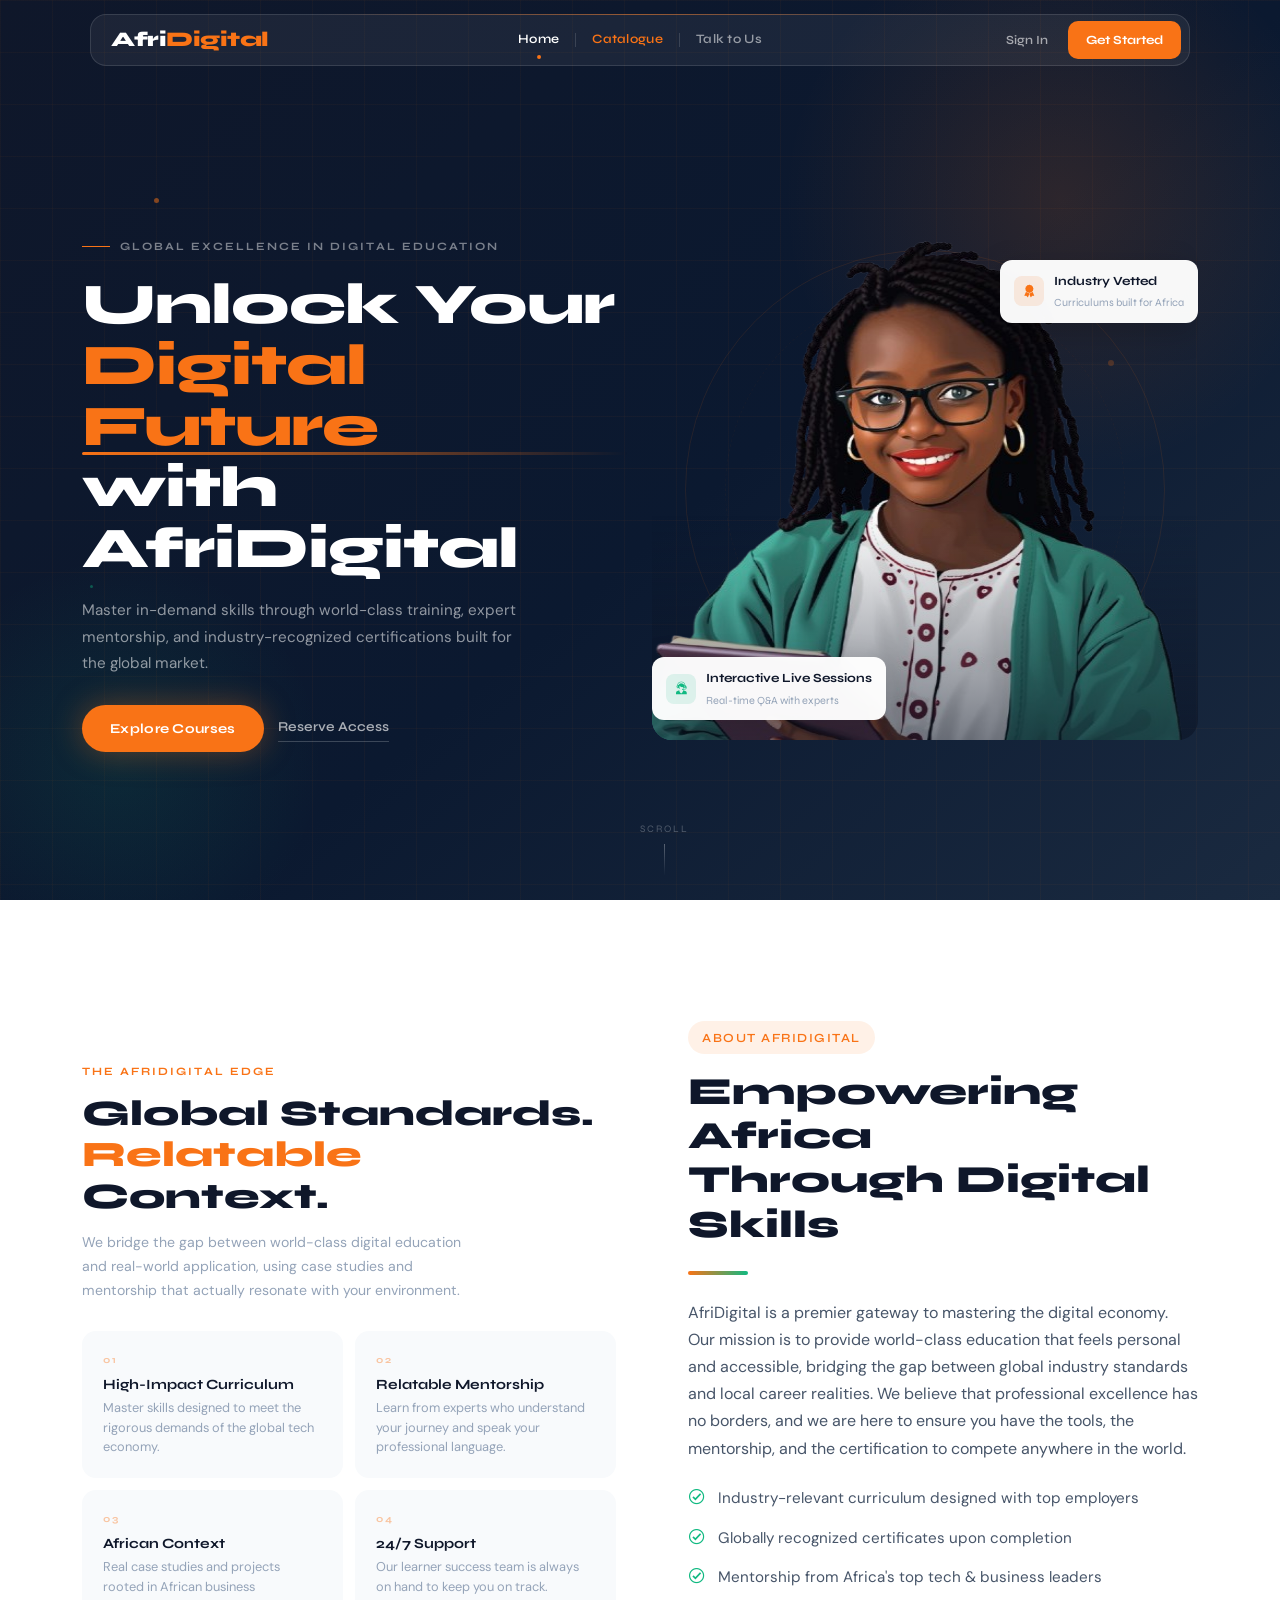
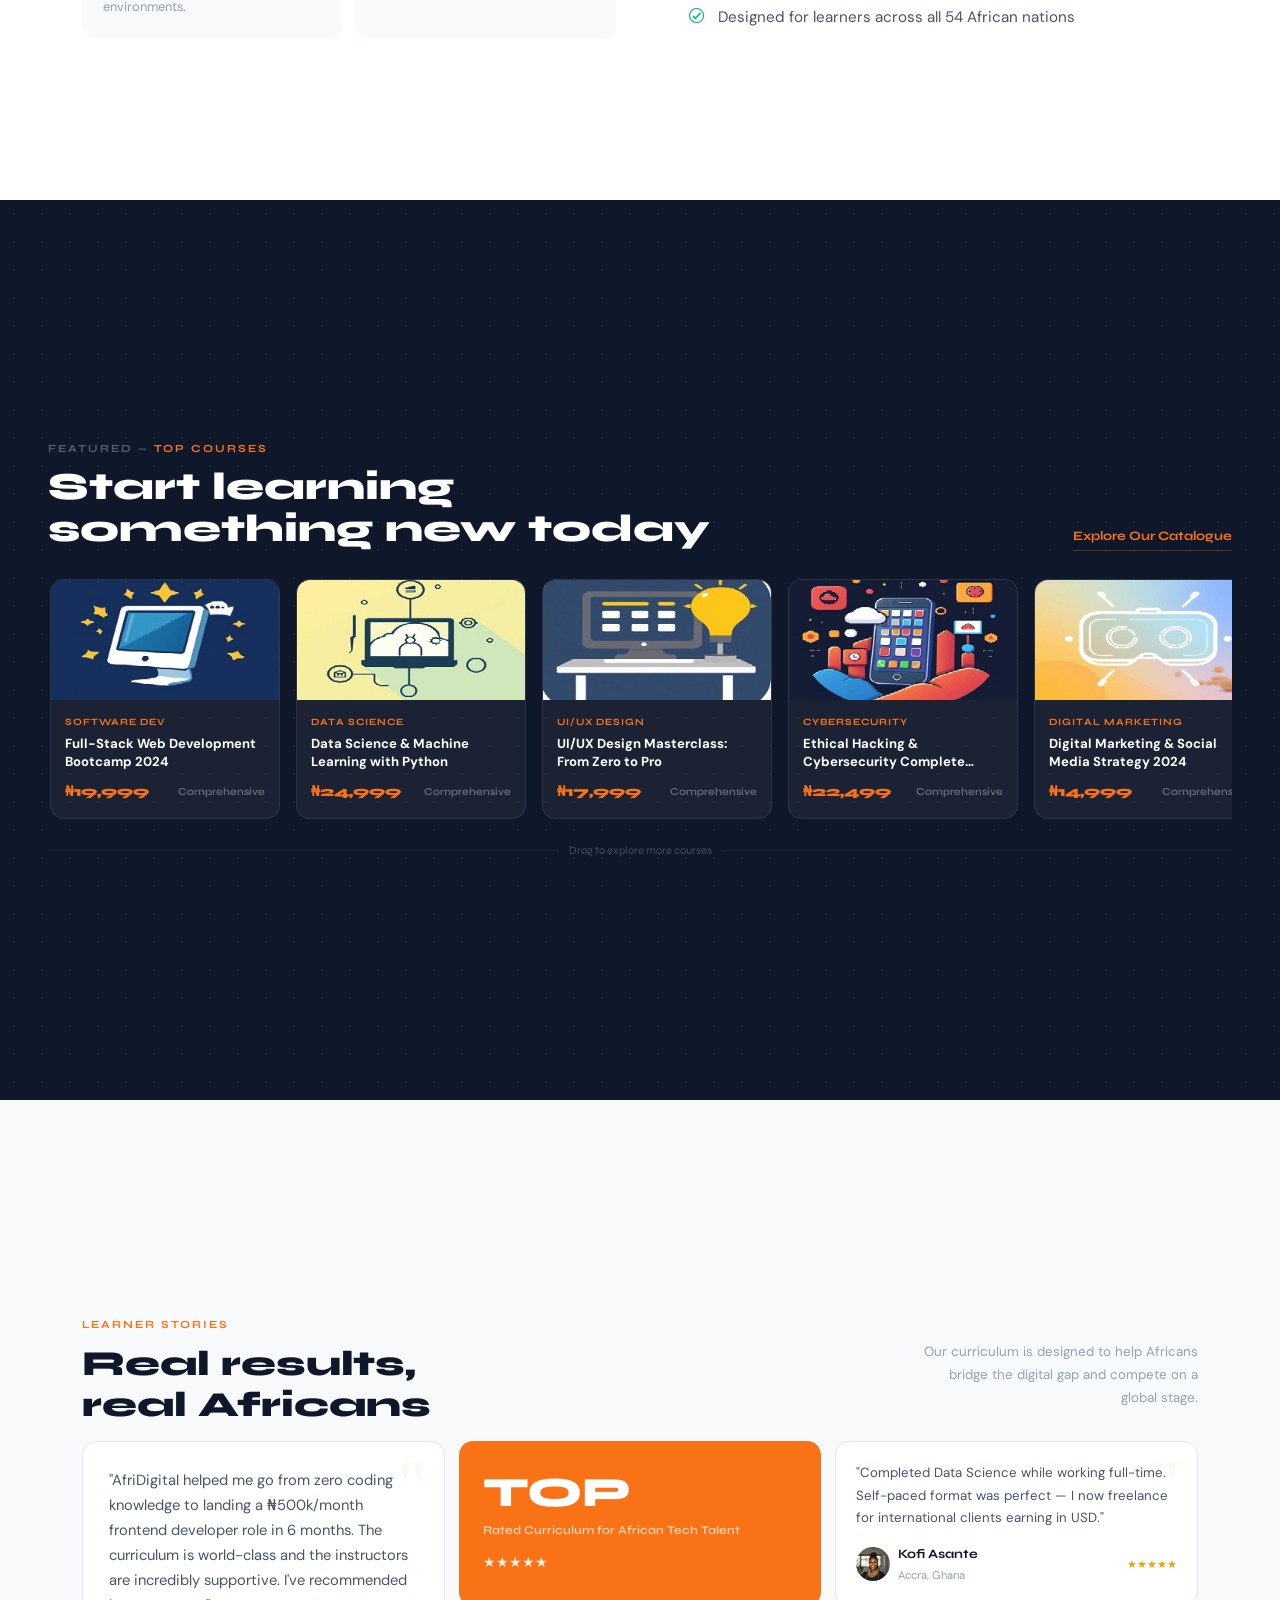
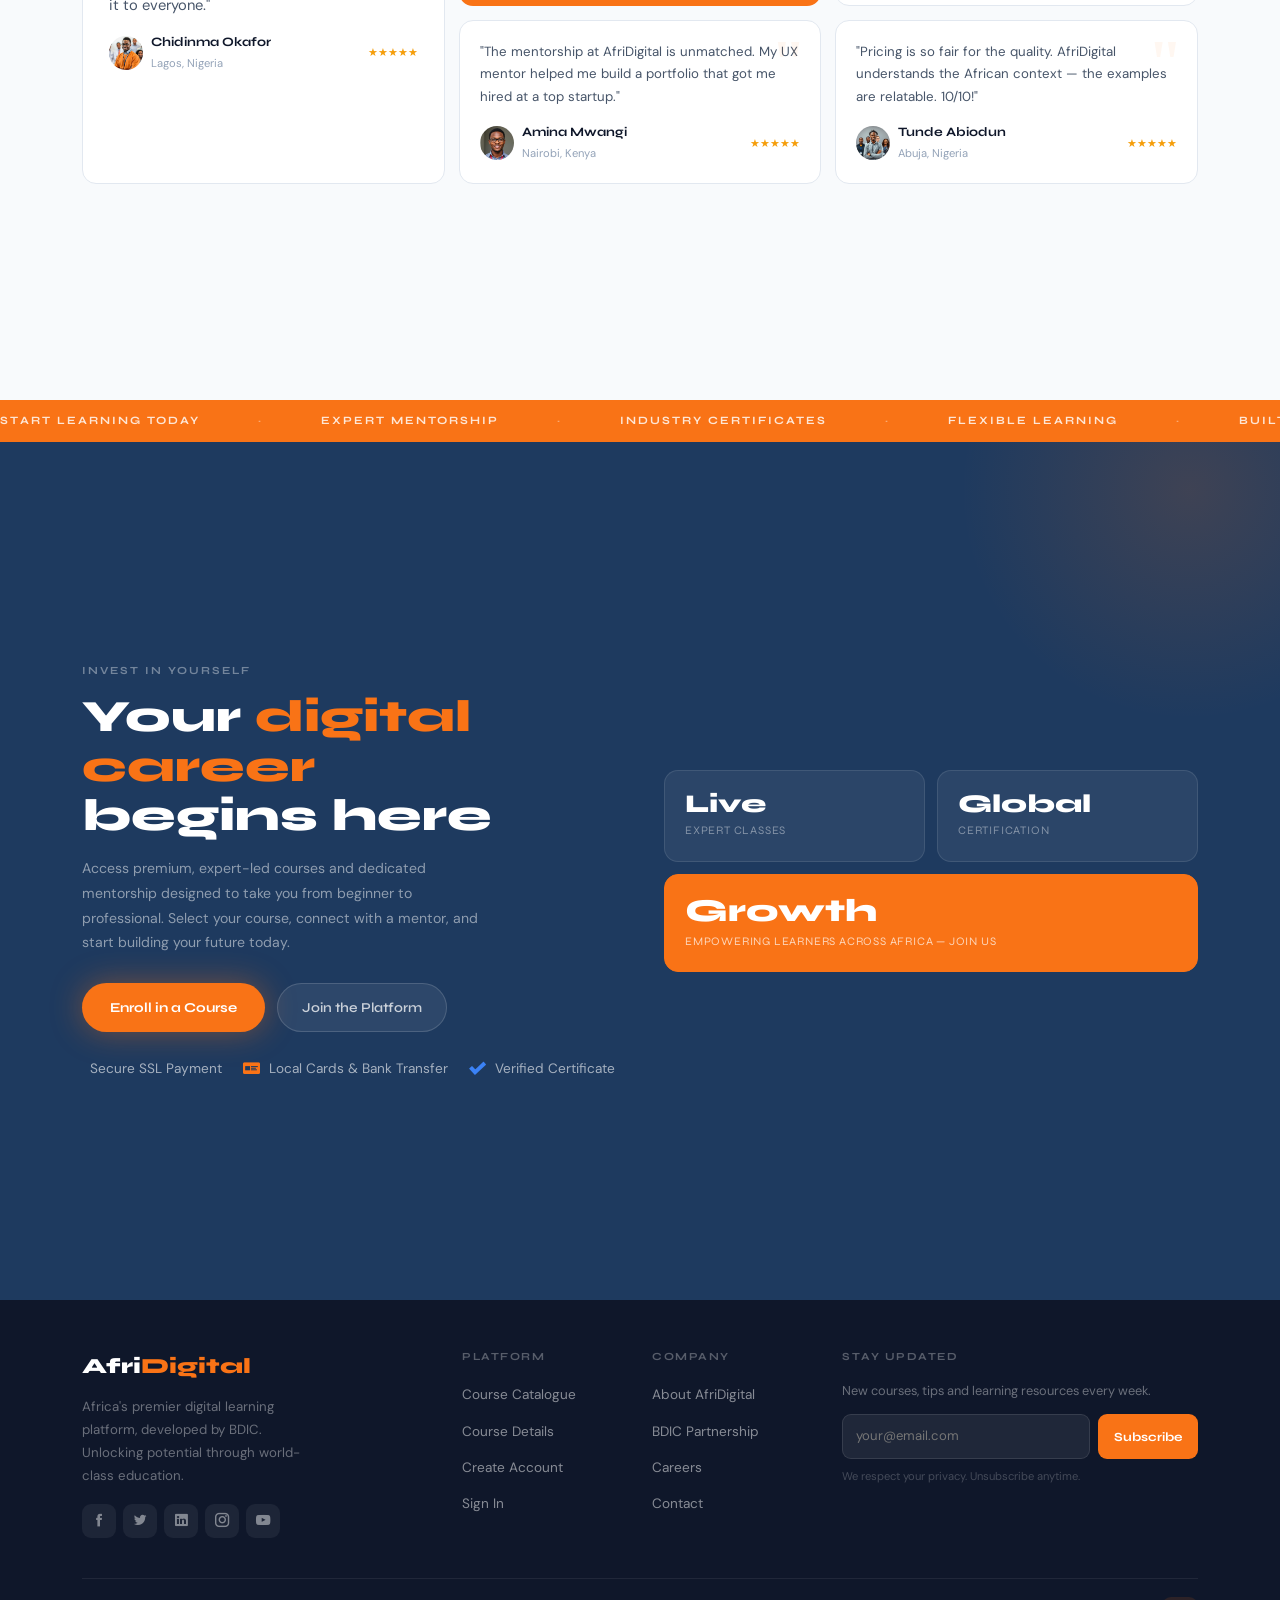
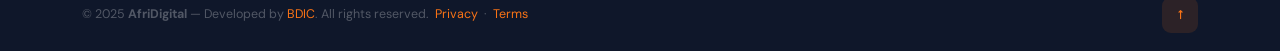
<file: index.html>
<!DOCTYPE html>
<html lang="en">
<head>
  <meta charset="utf-8">
  <title>AfriDigital — Learn. Grow. Excel.</title>
  <meta http-equiv="X-UA-Compatible" content="IE=edge">
  <meta name="description" content="AfriDigital - Africa's premier e-learning platform offering world-class courses in tech, business, design and more.">
  <meta name="viewport" content="width=device-width, initial-scale=1.0, maximum-scale=5.0">
  <meta name="author" content="BDIC">
  <link rel="shortcut icon" type="image/x-icon" href="images/favicon.png" />

  <link rel="stylesheet" href="https://cdn.jsdelivr.net/npm/bootstrap@5.3.3/dist/css/bootstrap.min.css">
  <link rel="stylesheet" href="plugins/icofont/icofont.min.css">
  <link rel="stylesheet" href="plugins/slick-carousel/slick/slick.css">
  <link rel="stylesheet" href="plugins/slick-carousel/slick/slick-theme.css">
  <!-- <link rel="preconnect" href="https://fonts.googleapis.com">
  <link rel="preconnect" href="https://fonts.gstatic.com" crossorigin> -->
  <link href="https://fonts.googleapis.com/css2?family=Syne:wght@400;500;600;700;800&family=DM+Sans:ital,opsz,wght@0,9..40,300;0,9..40,400;0,9..40,500;1,9..40,300&display=swap" rel="stylesheet">
  <link rel="stylesheet" href="css/style.css">
  <link rel="stylesheet" href="css/index.css">
</head>

<body id="top">

<!-- ============================================================
     NAVIGATION — Command Bar (dark variant, fixed)
     IDs: #mainNav, #navBurger, #navMobile  ← matches afridigital.js
============================================================ -->
<nav id="mainNav">
  <div class="nav-wrap">
    <div class="nav-bar">
      <a href="index.html" class="n-logo">Afri<em>Digital</em></a>

      <div class="n-center">
        <a href="index.html" class="n-link active">Home</a>
        <span class="n-sep"></span>
        <a href="courses.html" class="n-link catalogue">Catalogue</a>
        <span class="n-sep"></span>
        <a href="contact.html" class="n-link">Talk to Us</a>
      </div>

      <div class="n-right">
        <a href="login.html" class="n-signin">Sign In</a>
        <a href="register.html" class="n-start">Get Started</a>
      </div>

      <button class="n-hamburger" id="navBurger" aria-label="Open menu">
        <span></span><span></span><span></span>
      </button>
    </div>
  </div>

  <div class="n-mobile" id="navMobile">
    <a href="index.html">Home</a>
    <a href="courses.html" style="color:var(--primary)">Catalogue</a>
    <a href="contact.html">Talk to Us</a>
    <a href="login.html">Sign In</a>
    <a href="register.html" class="n-mobile-cta">Get Started Free</a>
  </div>
</nav>


<!-- ============================================================
     SECTION 1: HERO
     Dark section — fixed nav is transparent here, blends perfectly.
     Hero has padding-top: 80px to clear the fixed nav bar (52px height + 14px padding × 2 = 80px).
============================================================ -->
<section class="vp" id="hero">

  <!-- BG layer -->
  <div class="hero-grid"></div>
  <div class="hero-glow glow-a"></div>
  <div class="hero-glow glow-b"></div>

  <!-- Particles -->
  <div class="particle" style="width:5px;height:5px;background:var(--primary);top:22%;left:12%;animation-duration:11s;animation-delay:0s;opacity:0.5"></div>
  <div class="particle" style="width:3px;height:3px;background:var(--accent);top:65%;left:7%;animation-duration:9s;animation-delay:2s;opacity:0.4"></div>
  <div class="particle" style="width:6px;height:6px;background:rgba(249,115,22,0.5);top:40%;right:13%;animation-duration:13s;animation-delay:1s;opacity:0.45"></div>
  <div class="particle" style="width:4px;height:4px;background:var(--accent);top:78%;right:22%;animation-duration:10s;animation-delay:3s;opacity:0.35"></div>

  <div class="container py-3">
    <div class="row align-items-center g-4">

      <!-- LEFT: Copy -->
        <div class="col-lg-6">
          <div class="hero-eyebrow">
            <span class="ey-dash"></span>
            Global Excellence in Digital Education
          </div>

          <h1 class="hero-h1">
            <span class="h1-line"><span class="h1-line-inner">Unlock Your</span></span>
            <span class="h1-line"><span class="h1-line-inner"><span class="h1-accent">Digital Future</span></span></span>
            <span class="h1-line"><span class="h1-line-inner">with AfriDigital</span></span>
          </h1>

          <p class="hero-p">
            Master in-demand skills through world-class training, 
            expert mentorship, and industry-recognized certifications 
            built for the global market.
          </p>

          <div class="hero-actions">
            <a href="courses.html" class="btn-hero-fill">Explore Courses</a>
            <a href="register.html" class="btn-hero-ghost">Reserve Access</a>
          </div>
        </div>

      <!-- RIGHT: Image -->
      <div class="col-lg-6 d-none d-lg-block">
        <div class="hero-visual">
          <!-- Orbit rings -->
          <div class="orbit-ring" style="width:480px;height:480px;position:absolute;top:50%;left:50%;margin:-240px 0 0 -240px;animation-duration:22s;">
            <div class="orbit-dot"></div>
          </div>
          <div class="orbit-ring" style="width:400px;height:400px;position:absolute;top:50%;left:50%;margin:-200px 0 0 -200px;animation-duration:15s;animation-direction:reverse;border-style:dashed;opacity:0.4;"></div>

          <div class="hero-img-frame">
            <img src="images/hero_2.png" alt="Student learning on AfriDigital">

            <div class="float-notif fn-1">
              <div class="fn-icon fn-icon-g"><i class="icofont-live-support"></i></div>
              <div class="fn-text">
                <strong>Interactive Live Sessions</strong>
                <span>Real-time Q&A with experts</span>
              </div>
            </div>
            <div class="float-notif fn-2">
              <div class="fn-icon fn-icon-o"><i class="icofont-badge"></i></div>
              <div class="fn-text">
                <strong>Industry Vetted</strong>
                <span>Curriculums built for Africa</span>
              </div>
            </div>
          </div>
        </div>
      </div>

    </div>
  </div>

  <!-- Scroll cue -->
  <div class="scroll-cue">
    <span class="scroll-cue-label">scroll</span>
    <div class="scroll-cue-bar"></div>
  </div>
</section>


<!-- ============================================================
     SECTION 2: WHY AFRIDIGITAL (light bg)
     Nav is now frosted/solid when scrolled here — works on light section.
============================================================ -->
<section class="vp" id="why">
  <div class="container">
    <div class="row align-items-center g-5">

      <!-- Left -->


      <div class="col-lg-6">
        <div class="sr">
          <div class="why-eyebrow">The AfriDigital Edge</div> <h2 class="why-h2">Global Standards.<br><em>Relatable</em> Context.</h2>
          <p class="why-sub">We bridge the gap between world-class digital education and real-world application, using case studies and mentorship that actually resonate with your environment.</p>
        </div>
        <div class="feat-grid sr sr-d2">
          <div class="feat-box">
            <div class="feat-n">01</div>
            <h5>High-Impact Curriculum</h5> <p>Master skills designed to meet the rigorous demands of the global tech economy.</p>
          </div>
          <div class="feat-box">
            <div class="feat-n">02</div>
            <h5>Relatable Mentorship</h5> <p>Learn from experts who understand your journey and speak your professional language.</p>
          </div>
           <div class="feat-box">
            <div class="feat-n">03</div>
            <h5>African Context</h5>
            <p>Real case studies and projects rooted in African business environments.</p>
          </div>
          <div class="feat-box">
            <div class="feat-n">04</div>
            <h5>24/7 Support</h5>
            <p>Our learner success team is always on hand to keep you on track.</p>
          </div>
          </div>
      </div>

      <!-- Right: Stats + progress -->
      <div class="col-lg-6 sr sr-d3">             
        <div class="about-content ps-lg-4 mt-4 mt-lg-0">
          <div class="tag">About AfriDigital</div>
          <h2>Empowering Africa<br>Through Digital Skills</h2>
          <div class="divider my-4"></div>
          <p>
              AfriDigital is a premier gateway to mastering the digital economy. Our mission 
              is to provide world-class education that feels personal and accessible, 
              bridging the gap between global industry standards and local career 
              realities. We believe that professional excellence has no borders, and we 
              are here to ensure you have the tools, the mentorship, and the 
              certification to compete anywhere in the world.
            </p>

          <ul class="check-list mt-4 mb-5">
            <li><i class="icofont-check-circled"></i> Industry-relevant curriculum designed with top employers</li>
            <li><i class="icofont-check-circled"></i> Globally recognized certificates upon completion</li>
            <li><i class="icofont-check-circled"></i> Mentorship from Africa's top tech & business leaders</li>
            <li><i class="icofont-check-circled"></i> Designed for learners across all 54 African nations</li>
          </ul>

          <!-- <a href="about.html" class="btn-main">
            Our Story <i class="icofont-simple-right"></i>
          </a> -->
        </div>
      </div>
      

    </div>
  </div>
</section>


<!-- ============================================================
     SECTION 3: COURSES PREVIEW (dark)
============================================================ -->
<section class="vp" id="courses">
  <div class="container-fluid px-4 px-lg-5 w-100">

    <div class="courses-top sr">
      <div>
        <div class="ct-eyebrow">Featured &mdash; <em>Top Courses</em></div>
        <h2 class="ct-h2">Start learning<br>something new today</h2>
      </div>
      <a href="courses.html" class="ct-see-all sr sr-d2">Explore Our Catalogue</a>
    </div>

    <div class="courses-scroll sr sr-d3" id="courseScroll">
      <div class="courses-row">

        <a href="course_single.html" class="c-card">
          <div class="c-thumb"><img src="images/course_1.jpg" alt="Full-Stack"></div>
          <div class="c-body">
            <div class="c-cat">Software Dev</div>
            <div class="c-title">Full-Stack Web Development Bootcamp 2024</div>
            <div class="c-foot"><span class="c-price">₦19,999</span><span class="c-meta">Comprehensive</span></div>
          </div>
        </a>

        <a href="course_single.html" class="c-card">
          <div class="c-thumb"><img src="images/course_7.jpg" alt="Data Science"></div>
          <div class="c-body">
            <div class="c-cat">Data Science</div>
            <div class="c-title">Data Science & Machine Learning with Python</div>
            <div class="c-foot"><span class="c-price">₦24,999</span><span class="c-meta">Comprehensive</span></div>
          </div>
        </a>

        <a href="course_single.html" class="c-card">
          <div class="c-thumb"><img src="images/course_8.jpg" alt="UI/UX"></div>
          <div class="c-body">
            <div class="c-cat">UI/UX Design</div>
            <div class="c-title">UI/UX Design Masterclass: From Zero to Pro</div>
            <div class="c-foot"><span class="c-price">₦17,999</span><span class="c-meta">Comprehensive</span></div>
          </div>
        </a>

        <a href="course_single.html" class="c-card">
          <div class="c-thumb"><img src="images/course_2.jpg" alt="Cybersecurity"></div>
          <div class="c-body">
            <div class="c-cat">Cybersecurity</div>
            <div class="c-title">Ethical Hacking & Cybersecurity Complete Course</div>
            <div class="c-foot"><span class="c-price">₦22,499</span><span class="c-meta">Comprehensive</span></div>
          </div>
        </a>

        <a href="course_single.html" class="c-card">
          <div class="c-thumb"><img src="images/course_3.jpg" alt="Marketing"></div>
          <div class="c-body">
            <div class="c-cat">Digital Marketing</div>
            <div class="c-title">Digital Marketing & Social Media Strategy 2024</div>
            <div class="c-foot"><span class="c-price">₦14,999</span><span class="c-meta">Comprehensive</span></div>
          </div>
        </a>

        <a href="course_single.html" class="c-card">
          <div class="c-thumb"><img src="images/course_4.jpg" alt="Business"></div>
          <div class="c-body">
            <div class="c-cat">Business</div>
            <div class="c-title">African Entrepreneurship: Build & Scale Your Business</div>
            <div class="c-foot"><span class="c-price">₦12,999</span><span class="c-meta">Comprehensive</span></div>
          </div>
        </a>

        <a href="course_single.html" class="c-card">
          <div class="c-thumb"><img src="images/course_5.jpg" alt="React"></div>
          <div class="c-body">
            <div class="c-cat">Software Dev</div>
            <div class="c-title">React & Next.js: Build Production-Grade Apps</div>
            <div class="c-foot"><span class="c-price free">Free</span><span class="c-meta">Comprehensive</span></div>
          </div>
        </a>

        <a href="course_single.html" class="c-card">
          <div class="c-thumb"><img src="images/course_6.jpg" alt="SQL"></div>
          <div class="c-body">
            <div class="c-cat">Data Science</div>
            <div class="c-title">SQL & Database Design: Beginner to Advanced</div>
            <div class="c-foot"><span class="c-price">₦11,999</span><span class="c-meta">Comprehensive</span></div>
          </div>
        </a>

      </div>
    </div>

    <div class="drag-hint sr sr-d3">
      <div class="dh-line"></div>
      <span class="dh-text">Drag to explore more courses</span>
      <div class="dh-line"></div>
    </div>

  </div>
</section>


<!-- ============================================================
     SECTION 4: SOCIAL PROOF / TESTIMONIALS (light)
============================================================ -->
<section class="vp" id="proof">
  <div class="container">

    <div class="row mb-3 align-items-end">
      <div class="col-lg-6 sr">
        <div class="proof-eyebrow">Learner Stories</div>
        <h2 class="proof-h2">Real results,<br>real Africans</h2>
      </div>
      <div class="col-lg-6 text-lg-end sr sr-d2">
        <p style="color:var(--text-muted);font-size:0.83rem;max-width:280px;margin-left:auto">
          Our curriculum is designed to help Africans bridge the digital gap and compete on a global stage.
        </p>
      </div>
    </div>

    <div class="testi-grid sr sr-d2">

      <!-- Tall card — spans 2 rows -->
      <div class="testi-card tall" style="grid-row: span 2">
        <p class="testi-text">"AfriDigital helped me go from zero coding knowledge to landing a ₦500k/month frontend developer role in 6 months. The curriculum is world-class and the instructors are incredibly supportive. I've recommended it to everyone."</p>
        <div class="testi-author">
          <img src="images/team/test-thumb1.jpg" alt="">
          <div>
            <div class="testi-author-name">Chidinma Okafor</div>
            <div class="testi-author-loc">Lagos, Nigeria</div>
          </div>
          <div class="testi-stars-sm ms-auto">★★★★★</div>
        </div>
      </div>

      <!-- Stat card -->
      <div class="testi-stat-card sr sr-d2">
        <div class="tsc-big">TOP</div>
        <div class="tsc-label">Rated Curriculum for African Tech Talent</div>
        <div class="tsc-stars">★★★★★</div>
      </div>

      <!-- Regular -->
      <div class="testi-card sr sr-d3">
        <p class="testi-text">"Completed Data Science while working full-time. Self-paced format was perfect — I now freelance for international clients earning in USD."</p>
        <div class="testi-author">
          <img src="images/team/test-thumb2.jpg" alt="">
          <div>
            <div class="testi-author-name">Kofi Asante</div>
            <div class="testi-author-loc">Accra, Ghana</div>
          </div>
          <div class="testi-stars-sm ms-auto">★★★★★</div>
        </div>
      </div>

      <!-- Regular -->
      <div class="testi-card sr sr-d3">
        <p class="testi-text">"The mentorship at AfriDigital is unmatched. My UX mentor helped me build a portfolio that got me hired at a top startup."</p>
        <div class="testi-author">
          <img src="images/team/test-thumb3.jpg" alt="">
          <div>
            <div class="testi-author-name">Amina Mwangi</div>
            <div class="testi-author-loc">Nairobi, Kenya</div>
          </div>
          <div class="testi-stars-sm ms-auto">★★★★★</div>
        </div>
      </div>

      <!-- Regular -->
      <div class="testi-card sr sr-d3">
        <p class="testi-text">"Pricing is so fair for the quality. AfriDigital understands the African context — the examples are relatable. 10/10!"</p>
        <div class="testi-author">
          <img src="images/team/test-thumb4.jpg" alt="">
          <div>
            <div class="testi-author-name">Tunde Abiodun</div>
            <div class="testi-author-loc">Abuja, Nigeria</div>
          </div>
          <div class="testi-stars-sm ms-auto">★★★★★</div>
        </div>
      </div>

    </div>
  </div>
</section>


<!-- ============================================================
     SECTION 5: CTA (dark navy)
============================================================ -->
<section class="vp" id="cta">

  <!-- Ticker strip at very top -->
  <div class="cta-ticker">
    <div class="cta-ticker-inner">
      <span>Start Learning Today</span><span class="ticker-dot">·</span>
      <span>Expert Mentorship</span><span class="ticker-dot">·</span> 
      <span>Industry Certificates</span><span class="ticker-dot">·</span>
      <span>Flexible Learning</span><span class="ticker-dot">·</span> 
      <span>Built for Africa</span><span class="ticker-dot">·</span>
      <span>Start Learning Today</span><span class="ticker-dot">·</span>
      <span>Expert Mentorship</span><span class="ticker-dot">·</span> 
      <span>Industry Certificates</span><span class="ticker-dot">·</span>
      <span>Flexible Learning</span><span class="ticker-dot">·</span> 
      <span>Built for Africa</span><span class="ticker-dot">·</span>
    </div>
  </div>




  <div class="container cta-body">
    <div class="row align-items-center g-5">

      <div class="col-lg-6 sr">
        <div class="cta-tag">Invest in yourself</div>
        <h2 class="cta-h2">Your <em>digital career</em><br>begins here</h2>
        
        <p class="cta-sub">
          Access premium, expert-led courses and dedicated mentorship designed to take you from beginner to professional. 
          Select your course, connect with a mentor, and start building your future today.
        </p>
        
        <div class="cta-actions">
          <a href="courses.html" class="btn-cta-main">Enroll in a Course</a>
          <a href="register.html" class="btn-cta-outline">Join the Platform</a>
        </div>

        <div class="cta-trust-bar" style="margin-top: 25px; display: flex; gap: 20px; flex-wrap: wrap;">
          <div style="display: flex; align-items: center; gap: 8px; color: rgba(255,255,255,0.6); font-size: 0.85rem;">
            <i class="icofont-shield-check" style="color: #22c55e; font-size: 1.2rem;"></i>
            <span>Secure SSL Payment</span>
          </div>
          <div style="display: flex; align-items: center; gap: 8px; color: rgba(255,255,255,0.6); font-size: 0.85rem;">
            <i class="icofont-card" style="color: var(--primary); font-size: 1.2rem;"></i>
            <span>Local Cards & Bank Transfer</span>
          </div>
          <div style="display: flex; align-items: center; gap: 8px; color: rgba(255,255,255,0.6); font-size: 0.85rem;">
            <i class="icofont-verification-check" style="color: #3b82f6; font-size: 1.2rem;"></i>
            <span>Verified Certificate</span>
          </div>
        </div>
      </div>

      <div class="col-lg-6 sr sr-d3">
        <div class="cta-stat-grid">
          <div class="cta-stat-box">
            <div class="cta-stat-num">Live<em></em></div> <div class="cta-stat-lbl">Expert Classes</div>
          </div>
          <div class="cta-stat-box">
            <div class="cta-stat-num">Global<em></em></div> <div class="cta-stat-lbl">Certification</div>
          </div>
          <div class="cta-stat-box span2">
            <div class="cta-stat-num">Growth<em></em></div> <div class="cta-stat-lbl">Empowering learners across Africa — join us</div>
          </div>
        </div>
      </div>

    </div>
  </div>
</section>


<!-- ============================================================
     FOOTER
============================================================ -->
<footer class="site-footer">
  <div class="container">
    <div class="row g-4">

      <div class="col-lg-4 col-md-6">
        <a href="index.html" class="sf-logo">Afri<em>Digital</em></a>
        <p class="sf-desc">Africa's premier digital learning platform, developed by BDIC. Unlocking potential through world-class education.</p>
        <div class="sf-socials">
          <a href="#"><i class="icofont-facebook"></i></a>
          <a href="#"><i class="icofont-twitter"></i></a>
          <a href="#"><i class="icofont-linkedin"></i></a>
          <a href="#"><i class="icofont-instagram"></i></a>
          <a href="#"><i class="icofont-youtube-play"></i></a>
        </div>
      </div>

      <div class="col-lg-2 col-md-6 col-6">
        <div class="sf-col-title">Platform</div>
        <ul class="sf-links">
          <li><a href="courses.html">Course Catalogue</a></li>
          <li><a href="course_single.html">Course Details</a></li>
          <li><a href="register.html">Create Account</a></li>
          <li><a href="login.html">Sign In</a></li>
        </ul>
      </div>

      <div class="col-lg-2 col-md-6 col-6">
        <div class="sf-col-title">Company</div>
        <ul class="sf-links">
          <li><a href="#">About AfriDigital</a></li>
          <li><a href="#">BDIC Partnership</a></li>
          <li><a href="#">Careers</a></li>
          <li><a href="contact.html">Contact</a></li>
        </ul>
      </div>

      <div class="col-lg-4 col-md-6">
        <div class="sf-col-title">Stay Updated</div>
        <p style="color:rgba(255,255,255,0.38);font-size:0.8rem;margin-bottom:12px">New courses, tips and learning resources every week.</p>
        <div style="display:flex;gap:8px">
          <input type="email" placeholder="your@email.com"
            style="flex:1;background:rgba(255,255,255,0.07);border:1px solid rgba(255,255,255,0.1);border-radius:9px;padding:10px 13px;color:#fff;font-family:var(--font-body);font-size:0.82rem;outline:none">
          <button type="button"
            style="background:var(--primary);color:#fff;border:none;border-radius:9px;padding:10px 16px;font-family:var(--font-display);font-weight:700;font-size:0.78rem;cursor:pointer;white-space:nowrap;transition:background 0.3s"
            onmouseover="this.style.background='#C2410C'" onmouseout="this.style.background='#F97316'">
            Subscribe
          </button>
        </div>
        <p style="color:rgba(255,255,255,0.22);font-size:0.7rem;margin-top:8px">We respect your privacy. Unsubscribe anytime.</p>
      </div>

    </div>

    <div class="sf-bottom">
      <div class="sf-copy">
        &copy; 2025 <strong>AfriDigital</strong> — Developed by <a href="#">BDIC</a>. All rights reserved.
        &nbsp;<a href="#">Privacy</a> &nbsp;·&nbsp; <a href="#">Terms</a>
      </div>
      <a href="#top" class="backtop"><i class="icofont-long-arrow-up"></i></a>
    </div>
  </div>
</footer>


<!-- ============================================================
     SCRIPTS
============================================================ -->
<script src="https://cdn.jsdelivr.net/npm/bootstrap@5.3.3/dist/js/bootstrap.bundle.min.js"></script>
<script src="plugins/jquery/jquery.js"></script>
<script src="plugins/slick-carousel/slick/slick.min.js"></script>

<script>
  /* ---- NAVIGATION ---- */
  const nav = document.getElementById('mainNav');
  const burger = document.getElementById('navBurger');
  const mobile = document.getElementById('navMobile');

  function updateNav() {
    nav.classList.toggle('nav-solid', window.scrollY > 50);
  }
  window.addEventListener('scroll', updateNav, { passive: true });
  updateNav();

  burger.addEventListener('click', () => {
    mobile.classList.toggle('open');
    burger.classList.toggle('open');
  });
  document.addEventListener('click', (e) => {
    if (!nav.contains(e.target)) {
      mobile.classList.remove('open');
      burger.classList.remove('open');
    }
  });

  /* ---- SCROLL REVEAL ---- */
  const srEls = document.querySelectorAll('.sr');
  const srObs = new IntersectionObserver((entries) => {
    entries.forEach(e => { if (e.isIntersecting) { e.target.classList.add('in'); srObs.unobserve(e.target); } });
  }, { threshold: 0.1 });
  srEls.forEach(el => srObs.observe(el));

  /* ---- PROGRESS BARS ---- */
  const fills = document.querySelectorAll('.prog-fill');
  const progObs = new IntersectionObserver((entries) => {
    entries.forEach(e => { if (e.isIntersecting) { e.target.classList.add('go'); progObs.unobserve(e.target); } });
  }, { threshold: 0.3 });
  fills.forEach(el => progObs.observe(el));

  /* ---- DRAG SCROLL FOR COURSES ---- */
  const cs = document.getElementById('courseScroll');
  let isDrag = false, startX, scrollLeft0;
  cs.addEventListener('mousedown', e => {
    isDrag = true; startX = e.pageX - cs.offsetLeft; scrollLeft0 = cs.scrollLeft;
    cs.classList.add('grabbing');
  });
  document.addEventListener('mouseup', () => { isDrag = false; cs.classList.remove('grabbing'); });
  cs.addEventListener('mousemove', e => {
    if (!isDrag) return; e.preventDefault();
    cs.scrollLeft = scrollLeft0 - (e.pageX - cs.offsetLeft - startX);
  });
  let tx0;
  cs.addEventListener('touchstart', e => { tx0 = e.touches[0].clientX; scrollLeft0 = cs.scrollLeft; }, { passive: true });
  cs.addEventListener('touchmove', e => { cs.scrollLeft = scrollLeft0 - (e.touches[0].clientX - tx0); }, { passive: true });
  let moved = false;
  cs.addEventListener('mousedown', () => { moved = false; });
  cs.addEventListener('mousemove', () => { moved = true; });
  cs.querySelectorAll('a').forEach(a => a.addEventListener('click', e => { if (moved) e.preventDefault(); }));

  /* ---- BACK TO TOP ---- */
  document.querySelector('.backtop')?.addEventListener('click', e => {
    e.preventDefault();
    window.scrollTo({ top: 0, behavior: 'smooth' });
  });

  /* ---- TESTIMONIALS SLIDER (if slick loaded) ---- */
  document.addEventListener('DOMContentLoaded', function () {
    if (typeof $ !== 'undefined' && $.fn.slick) {
      // Slick not used on homepage — testi grid is CSS-only
    }
  });
</script>

</body>
</html>
</file>
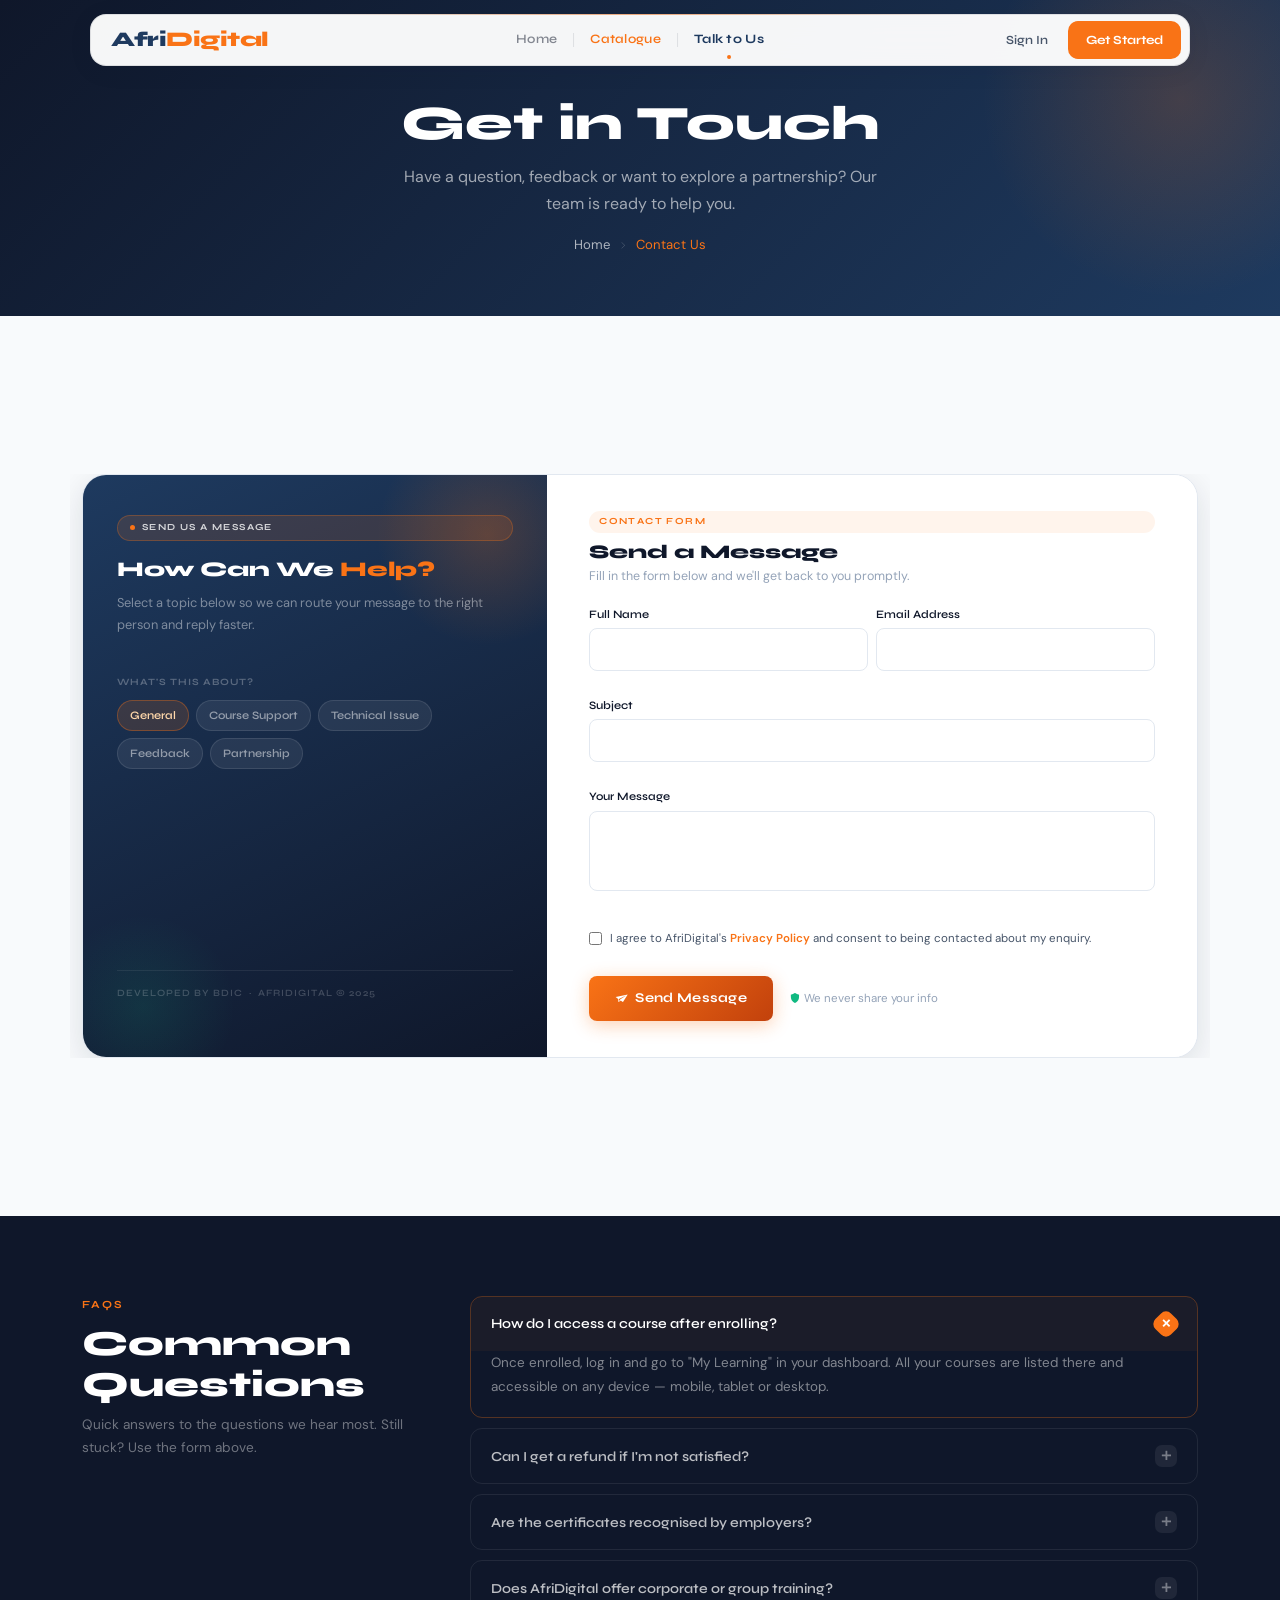
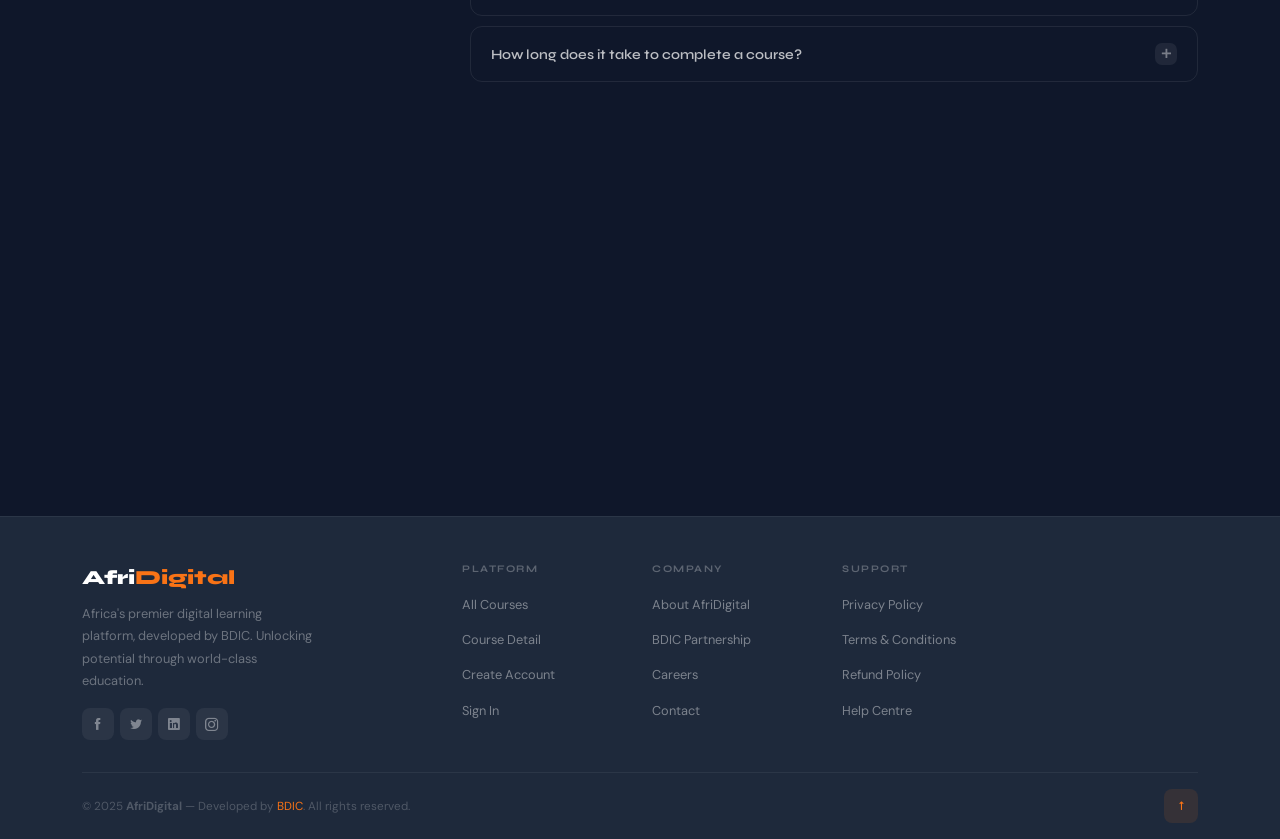
<file: contact.html>
<!DOCTYPE html>
<html lang="en">
<head>
  <meta charset="utf-8">
  <title>Contact Us — AfriDigital</title>
  <meta http-equiv="X-UA-Compatible" content="IE=edge">
  <meta name="description" content="Get in touch with the AfriDigital team. We're here to help with courses, support and partnerships.">
  <meta name="viewport" content="width=device-width, initial-scale=1.0, maximum-scale=5.0">
  <meta name="author" content="BDIC">
  <link rel="shortcut icon" type="image/x-icon" href="images/favicon.png" />
  <link rel="stylesheet" href="https://cdn.jsdelivr.net/npm/bootstrap@5.3.3/dist/css/bootstrap.min.css">
  <link rel="stylesheet" href="plugins/icofont/icofont.min.css">
  <link rel="preconnect" href="https://fonts.googleapis.com">
  <link rel="preconnect" href="https://fonts.gstatic.com" crossorigin>
  <link href="https://fonts.googleapis.com/css2?family=Syne:wght@400;500;600;700;800&family=DM+Sans:ital,opsz,wght@0,9..40,300;0,9..40,400;0,9..40,500;1,9..40,300&display=swap" rel="stylesheet">
  <link rel="stylesheet" href="css/style.css">
  <link rel="stylesheet" href="css/contact.css">


</head>

<body id="top">

<!-- ── NAVIGATION ────────────────────────────────────────────── -->
<nav id="mainNav" class="nav-page">
  <div class="nav-wrap">
    <div class="nav-bar">
      <a href="index.html" class="n-logo">Afri<em>Digital</em></a>
      <div class="n-center">
        <a href="index.html" class="n-link">Home</a>
        <span class="n-sep"></span>
        <a href="courses.html" class="n-link catalogue">Catalogue</a>
        <span class="n-sep"></span>
        <a href="contact.html" class="n-link active">Talk to Us</a>
      </div>
      <div class="n-right">
        <a href="login.html" class="n-signin">Sign In</a>
        <a href="register.html" class="n-start">Get Started</a>
      </div>
      <button class="n-hamburger" id="navBurger" aria-label="Open menu">
        <span></span><span></span><span></span>
      </button>
    </div>
  </div>
  <div class="n-mobile" id="navMobile">
    <a href="index.html">Home</a>
    <a href="courses.html" style="color:var(--p)">Catalogue</a>
    <a href="contact.html">Talk to Us</a>
    <a href="login.html">Sign In</a>
    <a href="register.html" class="n-mobile-cta">Get Started Free</a>
  </div>
</nav>


<!-- ═══════════════════════════════════════════════════════════
     SECTION 1: HERO (dark, viewport-height)
═══════════════════════════════════════════════════════════ -->
<section class="page-title">
  <div class="container text-center">
    <!-- <span class="page-eyebrow">We respond within 24 hours</span> -->
    <h1>Get in Touch</h1>
    <p>Have a question, feedback or want to explore a partnership? Our team is ready to help you.</p>
    <ul class="breadcrumb-nav">
      <li><a href="index.html">Home</a></li>
      <li><i class="icofont-thin-right" style="font-size:0.65rem"></i></li>
      <li class="active">Contact Us</li>
    </ul>
  </div>
</section>


<!-- ═══════════════════════════════════════════════════════════
     SECTION 2: CONTACT FORM (locked to one viewport)
═══════════════════════════════════════════════════════════ -->
<section id="contact-form-vp">
  <div class="container">

    <div class="c-split">

      <!-- LEFT: topic selector -->
      <div class="cl">
        <div class="cl-in">
          <span class="cl-tag"><span class="dot"></span> Send us a message</span>
          <h3>How Can We <em>Help?</em></h3>
          <p class="cl-sub">Select a topic below so we can route your message to the right person and reply faster.</p>

          <div class="cl-topics">
            <div class="cl-topics-lbl">What's this about?</div>
            <div class="cl-pills">
              <span class="cl-pill active" data-topic="General">General</span>
              <span class="cl-pill" data-topic="Course Support">Course Support</span>
              <span class="cl-pill" data-topic="Technical Issue">Technical Issue</span>
              <span class="cl-pill" data-topic="Feedback">Feedback</span>
              <span class="cl-pill" data-topic="Partnership">Partnership</span>
            </div>
          </div>

          <div class="cl-note">
            <div class="cl-note-rule"></div>
            <p class="cl-note-text">Developed by BDIC &nbsp;·&nbsp; AfriDigital &copy; 2025</p>
          </div>
        </div>
      </div>

      <!-- RIGHT: the form -->
      <div class="cr">
        <span class="cr-eye">Contact Form</span>
        <h4>Send a Message</h4>
        <p class="cr-desc">Fill in the form below and we'll get back to you promptly.</p>

        <!-- Success banner -->
        <div class="s-banner" id="successMsg">
          <div class="sb-icon"><i class="icofont-check-circled"></i></div>
          <div class="sb-text">
            <strong>Message sent!</strong>
            <span>We'll get back to you within 24 hours on business days.</span>
          </div>
        </div>

        <!-- Form -->
        <form id="contactForm" novalidate>
          <input type="hidden" id="selectedTopic" value="General">

          <div class="row g-2">
            <div class="col-sm-6" style="margin-bottom:2px">
              <label class="cf-label" for="fullName">Full Name</label>
              <input class="cf-input" type="text" id="fullName" required>
              <span class="cf-err" id="nameErr"></span>
            </div>
            <div class="col-sm-6" style="margin-bottom:2px">
              <label class="cf-label" for="contactEmail">Email Address</label>
              <input class="cf-input" type="email" id="contactEmail" required>
              <span class="cf-err" id="emailErr"></span>
            </div>
            <div class="col-12" style="margin-bottom:2px">
              <label class="cf-label" for="contactSubject">Subject</label>
              <input class="cf-input" type="text" id="contactSubject" required>
              <span class="cf-err" id="subjectErr"></span>
            </div>
            <div class="col-12" style="margin-bottom:8px">
              <label class="cf-label" for="contactMessage">Your Message</label>
              <textarea class="cf-input" id="contactMessage" maxlength="1000" required></textarea>
              <span class="cf-err" id="messageErr"></span>
            </div>
            <div class="col-12" style="margin-bottom:14px">
              <div class="cf-consent">
                <input type="checkbox" id="consentCheck" required>
                <label for="consentCheck">
                  I agree to AfriDigital's <a href="#">Privacy Policy</a> and consent to being contacted about my enquiry.
                </label>
              </div>
              <span class="cf-err" id="consentErr"></span>
            </div>
          </div>

          <div class="d-flex align-items-center gap-3 flex-wrap">
            <button type="submit" class="btn-send">
              <i class="icofont-paper-plane"></i> Send Message
            </button>
            <span style="font-size:.72rem;color:var(--tm)">
              <i class="icofont-shield" style="color:var(--acc)"></i> We never share your info
            </span>
          </div>
        </form>

      </div>
    </div>

  </div>
</section>


<!-- ═══════════════════════════════════════════════════════════
     SECTION 3: FAQ (dark, viewport-height)
═══════════════════════════════════════════════════════════ -->
<section class="vp" id="faq-vp">
  <div class="container">

    <div class="row g-5 align-items-start">

      <div class="col-lg-4">
        <span class="faq-eye">FAQs</span>
        <h2 class="faq-h2">Common Questions</h2>
        <p class="faq-sub">Quick answers to the questions we hear most. Still stuck? Use the form above.</p>
      </div>

      <div class="col-lg-8">

        <div class="faq-item open">
          <button class="faq-q" type="button">
            <span class="faq-q-text">How do I access a course after enrolling?</span>
            <span class="faq-icon"><i class="icofont-plus"></i></span>
          </button>
          <div class="faq-a open">
            <div class="faq-a-inner">Once enrolled, log in and go to "My Learning" in your dashboard. All your courses are listed there and accessible on any device — mobile, tablet or desktop.</div>
          </div>
        </div>

        <div class="faq-item">
          <button class="faq-q" type="button">
            <span class="faq-q-text">Can I get a refund if I'm not satisfied?</span>
            <span class="faq-icon"><i class="icofont-plus"></i></span>
          </button>
          <div class="faq-a">
            <div class="faq-a-inner">Yes — we offer a 30-day money-back guarantee on all paid courses. Contact us within 30 days of purchase and we'll process a full refund, no questions asked.</div>
          </div>
        </div>

        <div class="faq-item">
          <button class="faq-q" type="button">
            <span class="faq-q-text">Are the certificates recognised by employers?</span>
            <span class="faq-icon"><i class="icofont-plus"></i></span>
          </button>
          <div class="faq-a">
            <div class="faq-a-inner">AfriDigital certificates are developed with leading African and global companies. They're widely recognised across tech, business and creative industries and can be shared directly on LinkedIn.</div>
          </div>
        </div>

        <div class="faq-item">
          <button class="faq-q" type="button">
            <span class="faq-q-text">Does AfriDigital offer corporate or group training?</span>
            <span class="faq-icon"><i class="icofont-plus"></i></span>
          </button>
          <div class="faq-a">
            <div class="faq-a-inner">Yes — we offer tailored corporate training packages for organisations looking to upskill their teams. Select "Partnership" in the contact form and mention your team size; we'll arrange a consultation.</div>
          </div>
        </div>

        <div class="faq-item">
          <button class="faq-q" type="button">
            <span class="faq-q-text">How long does it take to complete a course?</span>
            <span class="faq-icon"><i class="icofont-plus"></i></span>
          </button>
          <div class="faq-a">
            <div class="faq-a-inner">It depends on the course. Most learners complete short courses in 2–4 weeks and full bootcamps in 3–6 months at a self-paced rate. The estimated duration is always shown on the course page before you enrol.</div>
          </div>
        </div>

      </div>
    </div>

  </div>
</section>


<!-- ── FOOTER ─────────────────────────────────────────────── -->
<footer class="site-footer">
  <div class="container">
    <div class="row g-4">

      <div class="col-lg-4 col-md-6">
        <a href="index.html" class="sf-logo">Afri<em>Digital</em></a>
        <p class="sf-desc">Africa's premier digital learning platform, developed by BDIC. Unlocking potential through world-class education.</p>
        <div class="sf-socials">
          <a href="#"><i class="icofont-facebook"></i></a>
          <a href="#"><i class="icofont-twitter"></i></a>
          <a href="#"><i class="icofont-linkedin"></i></a>
          <a href="#"><i class="icofont-instagram"></i></a>
        </div>
      </div>

      <div class="col-lg-2 col-md-6 col-6">
        <div class="sf-col-title">Platform</div>
        <ul class="sf-links">
          <li><a href="courses.html">All Courses</a></li>
          <li><a href="course_single.html">Course Detail</a></li>
          <li><a href="register.html">Create Account</a></li>
          <li><a href="login.html">Sign In</a></li>
        </ul>
      </div>

      <div class="col-lg-2 col-md-6 col-6">
        <div class="sf-col-title">Company</div>
        <ul class="sf-links">
          <li><a href="#">About AfriDigital</a></li>
          <li><a href="#">BDIC Partnership</a></li>
          <li><a href="#">Careers</a></li>
          <li><a href="contact.html">Contact</a></li>
        </ul>
      </div>

      <div class="col-lg-4 col-md-6">
        <div class="sf-col-title">Support</div>
        <ul class="sf-links">
          <li><a href="#">Privacy Policy</a></li>
          <li><a href="#">Terms &amp; Conditions</a></li>
          <li><a href="#">Refund Policy</a></li>
          <li><a href="#">Help Centre</a></li>
        </ul>
      </div>

    </div>

    <div class="sf-bottom">
      <div class="sf-copy">&copy; 2025 <strong>AfriDigital</strong> — Developed by <a href="#">BDIC</a>. All rights reserved.</div>
      <a href="#top" class="backtop"><i class="icofont-long-arrow-up"></i></a>
    </div>
  </div>
</footer>


<!-- ── SCRIPTS ─────────────────────────────────────────────── -->
<script src="https://cdn.jsdelivr.net/npm/bootstrap@5.3.3/dist/js/bootstrap.bundle.min.js"></script>
<script>
  /* ── Nav ─────────────────────────────────────── */
  const nav    = document.getElementById('mainNav');
  const burger = document.getElementById('navBurger');
  const mobile = document.getElementById('navMobile');

  window.addEventListener('scroll', () => nav.classList.toggle('scrolled', window.scrollY > 40), { passive: true });

  burger.addEventListener('click', () => {
    mobile.classList.toggle('open');
    burger.classList.toggle('open');
  });
  document.addEventListener('click', e => {
    if (!nav.contains(e.target)) {
      mobile.classList.remove('open');
      burger.classList.remove('open');
    }
  });

  /* ── Topic pills ─────────────────────────────── */
  const pills  = document.querySelectorAll('.cl-pill');
  const topic  = document.getElementById('selectedTopic');

  pills.forEach(pill => {
    pill.addEventListener('click', () => {
      pills.forEach(p => p.classList.remove('active'));
      pill.classList.add('active');
      topic.value = pill.dataset.topic;
      const subj = document.getElementById('contactSubject');
      if (subj && !subj.value) subj.value = pill.dataset.topic;
    });
  });

  /* ── Form validation ─────────────────────────── */
  const form = document.getElementById('contactForm');

  function setField(inputId, errId, isOk, msg) {
    const el  = document.getElementById(inputId);
    const err = document.getElementById(errId);
    el.classList.toggle('ok',  isOk);
    el.classList.toggle('err', !isOk);
    if (err) err.textContent = isOk ? '' : msg;
    return isOk;
  }

  form.addEventListener('submit', e => {
    e.preventDefault();
    let ok = true;

    ok = setField('fullName',       'nameErr',    document.getElementById('fullName').value.trim().length >= 2,
      'Please enter your full name.') && ok;
    ok = setField('contactEmail',   'emailErr',   /^[^\s@]+@[^\s@]+\.[^\s@]+$/.test(document.getElementById('contactEmail').value.trim()),
      'Please enter a valid email.') && ok;
    ok = setField('contactSubject', 'subjectErr', document.getElementById('contactSubject').value.trim().length >= 2,
      'Please enter a subject.') && ok;
    ok = setField('contactMessage', 'messageErr', document.getElementById('contactMessage').value.trim().length >= 10,
      'Please write at least 10 characters.') && ok;

    const consent = document.getElementById('consentCheck');
    const cErr    = document.getElementById('consentErr');
    if (!consent.checked) {
      ok = false;
      if (cErr) cErr.textContent = 'You must agree to continue.';
    } else {
      if (cErr) cErr.textContent = '';
    }

    if (ok) {
      form.style.display = 'none';
      const banner = document.getElementById('successMsg');
      banner.classList.add('show');
    }
  });

  form.querySelectorAll('.cf-input').forEach(el => {
    el.addEventListener('input', () => { el.classList.remove('err'); });
  });

  /* ── FAQ accordion ───────────────────────────── */
  document.querySelectorAll('.faq-q').forEach(btn => {
    btn.addEventListener('click', () => {
      const item   = btn.closest('.faq-item');
      const answer = item.querySelector('.faq-a');
      const wasOpen = item.classList.contains('open');

      document.querySelectorAll('.faq-item').forEach(i => {
        i.classList.remove('open');
        i.querySelector('.faq-a').classList.remove('open');
      });

      if (!wasOpen) {
        item.classList.add('open');
        answer.classList.add('open');
      }
    });
  });

  /* ── Back to top ─────────────────────────────── */
  document.querySelector('.backtop')?.addEventListener('click', e => {
    e.preventDefault();
    window.scrollTo({ top: 0, behavior: 'smooth' });
  });
</script>
</body>
</html>
</file>
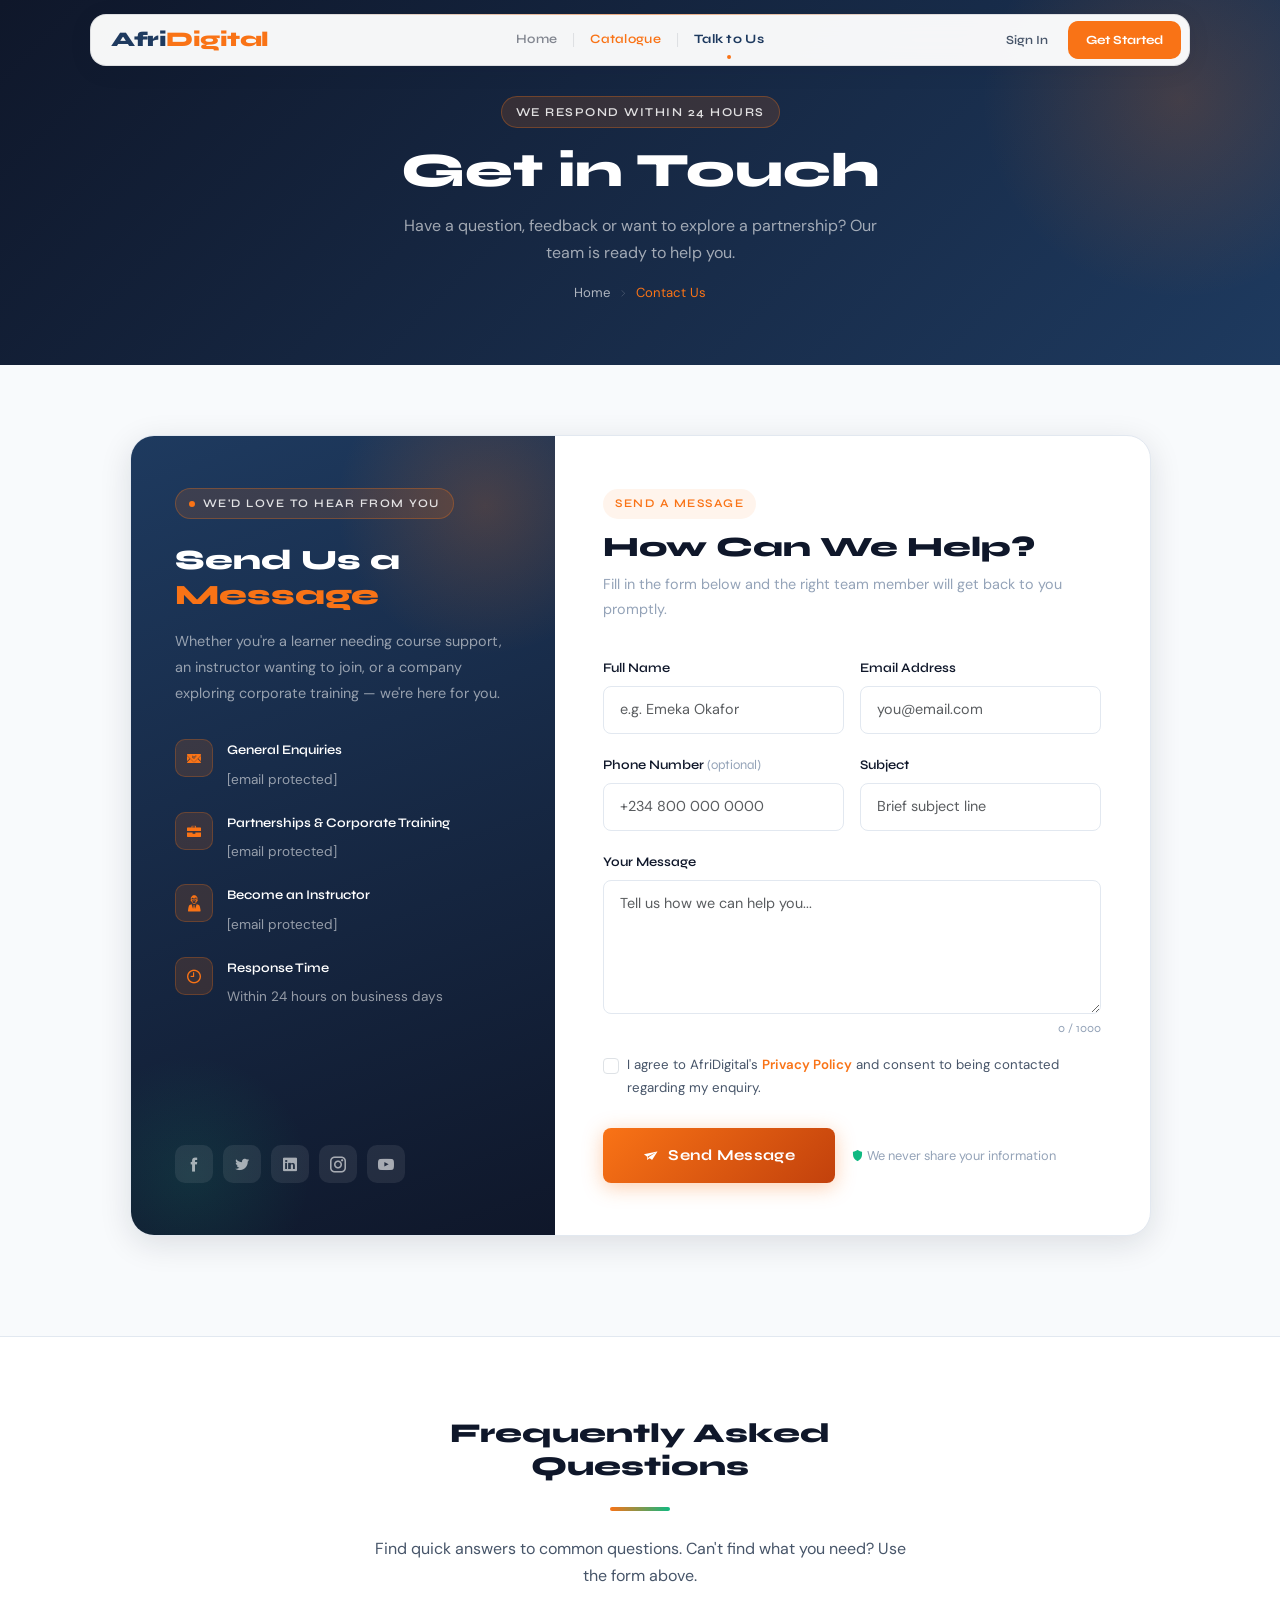
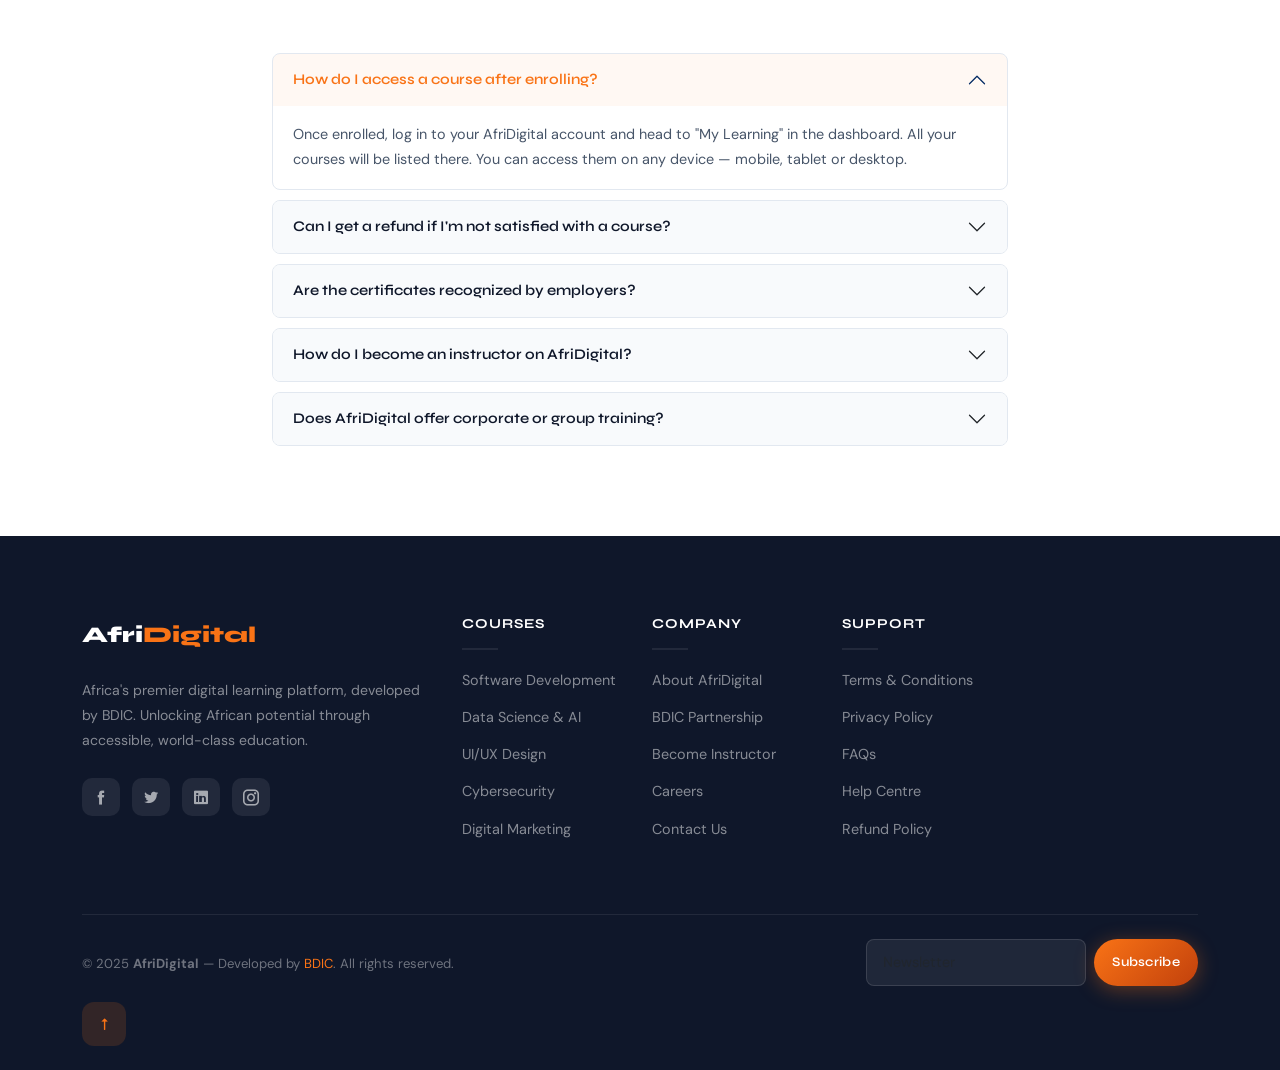
<file: contact2.html>
<!DOCTYPE html>

<html lang="en">
<head>
  <meta charset="utf-8">
  <title>Contact Us — AfriDigital</title>
  <meta http-equiv="X-UA-Compatible" content="IE=edge">
  <meta name="description" content="Get in touch with the AfriDigital team. We're here to help with courses, support and partnerships.">
  <meta name="viewport" content="width=device-width, initial-scale=1.0, maximum-scale=5.0">
  <meta name="author" content="BDIC">
  <link rel="shortcut icon" type="image/x-icon" href="images/favicon.png" />
  <link rel="stylesheet" href="https://cdn.jsdelivr.net/npm/bootstrap@5.3.3/dist/css/bootstrap.min.css">
  <link rel="stylesheet" href="plugins/icofont/icofont.min.css">
  <link rel="preconnect" href="https://fonts.googleapis.com">
  <link rel="preconnect" href="https://fonts.gstatic.com" crossorigin>
  <link href="https://fonts.googleapis.com/css2?family=Syne:wght@400;500;600;700;800&family=DM+Sans:ital,opsz,wght@0,9..40,300;0,9..40,400;0,9..40,500;1,9..40,300&display=swap" rel="stylesheet">
  <link rel="stylesheet" href="css/style.css">

  <style>
    /* ============================================
       PAGE HERO
    ============================================ */
    .page-title {
      background: linear-gradient(135deg, var(--dark) 0%, var(--secondary) 100%);
      padding: 96px 0 60px;
      position: relative;
      overflow: hidden;
    }
    .page-title::before {
      content: '';
      position: absolute;
      top: -100px; right: -100px;
      width: 400px; height: 400px;
      background: radial-gradient(circle, rgba(249,115,22,0.18) 0%, transparent 70%);
      border-radius: 50%;
      pointer-events: none;
    }
    .page-eyebrow {
      display: inline-block;
      background: rgba(249,115,22,0.15);
      border: 1px solid rgba(249,115,22,0.3);
      color: rgba(255,255,255,0.85);
      font-family: var(--font-display);
      font-size: 0.75rem; font-weight: 600;
      letter-spacing: 1.5px; text-transform: uppercase;
      padding: 5px 14px; border-radius: 30px;
      margin-bottom: 14px;
    }
    .page-title h1 {
      color: var(--white);
      font-size: clamp(2rem, 4vw, 3rem);
      font-weight: 800; margin-bottom: 12px;
    }
    .page-title p {
      color: rgba(255,255,255,0.6);
      font-size: 1rem; max-width: 500px; margin: 0 auto;
    }
    .breadcrumb-nav {
      display: flex; align-items: center; gap: 8px;
      justify-content: center; list-style: none;
      padding: 0; margin: 16px 0 0;
    }
    .breadcrumb-nav li { font-size: 0.82rem; color: rgba(255,255,255,0.5); }
    .breadcrumb-nav li a { color: rgba(255,255,255,0.65); text-decoration: none; transition: var(--transition); }
    .breadcrumb-nav li a:hover { color: var(--primary); }
    .breadcrumb-nav li.active { color: var(--primary); }

    /* ============================================
       CONTACT CHANNEL CARDS
    ============================================ */
    .contact-channels {
      padding: 70px 0 0;
      background: var(--gray-soft);
    }
    .channel-card {
      background: var(--white);
      border: 1px solid var(--gray-mid);
      border-radius: var(--radius-md);
      padding: 36px 28px;
      text-align: center;
      transition: var(--transition);
      height: 100%;
    }
    .channel-card:hover {
      transform: translateY(-6px);
      box-shadow: var(--shadow-md);
      border-color: transparent;
    }
    .channel-icon {
      width: 64px; height: 64px;
      border-radius: 16px;
      display: flex; align-items: center; justify-content: center;
      font-size: 1.8rem;
      margin: 0 auto 18px;
      transition: var(--transition);
    }
    .channel-card:hover .channel-icon { transform: scale(1.1); }
    .channel-icon.orange  { background: rgba(249,115,22,0.1); color: var(--primary); }
    .channel-icon.green   { background: rgba(16,185,129,0.1); color: var(--accent); }
    .channel-icon.purple  { background: rgba(139,92,246,0.1); color: #8B5CF6; }
    .channel-icon.navy    { background: rgba(30,58,95,0.1); color: var(--secondary); }

    .channel-card h5 {
      font-size: 1rem; font-weight: 700;
      color: var(--dark); margin-bottom: 8px;
    }
    .channel-card p {
      font-size: 0.85rem; color: var(--text-muted);
      margin-bottom: 14px; line-height: 1.65;
    }
    .channel-card a.channel-link {
      font-family: var(--font-display);
      font-weight: 700; font-size: 0.88rem;
      color: var(--primary); text-decoration: none;
      transition: var(--transition);
    }
    .channel-card a.channel-link:hover { color: var(--primary-dark); }
    .channel-tag {
      display: inline-block;
      font-family: var(--font-display);
      font-size: 0.7rem; font-weight: 600;
      text-transform: uppercase; letter-spacing: 1px;
      padding: 3px 10px; border-radius: 20px;
      background: rgba(16,185,129,0.1);
      color: var(--accent);
      margin-bottom: 12px;
    }

    /* ============================================
       CONTACT FORM SECTION
    ============================================ */
    .contact-form-section {
      background: var(--gray-soft);
      padding: 70px 0 100px;
    }
    .form-card {
      background: var(--white);
      border-radius: var(--radius-lg);
      overflow: hidden;
      box-shadow: var(--shadow-md);
      border: 1px solid var(--gray-mid);
    }

    /* Left info panel */
    .form-info-panel {
      background: linear-gradient(160deg, var(--secondary) 0%, var(--dark) 100%);
      padding: 52px 44px;
      display: flex;
      flex-direction: column;
      justify-content: space-between;
      min-height: 560px;
      position: relative;
      overflow: hidden;
    }
    .form-info-panel::before {
      content: '';
      position: absolute;
      top: -80px; right: -80px;
      width: 300px; height: 300px;
      background: radial-gradient(circle, rgba(249,115,22,0.2) 0%, transparent 70%);
      border-radius: 50%;
    }
    .form-info-panel::after {
      content: '';
      position: absolute;
      bottom: -60px; left: -60px;
      width: 240px; height: 240px;
      background: radial-gradient(circle, rgba(16,185,129,0.12) 0%, transparent 70%);
      border-radius: 50%;
    }
    .panel-inner { position: relative; z-index: 2; }

    .panel-tag {
      display: inline-flex; align-items: center; gap: 8px;
      background: rgba(249,115,22,0.15);
      border: 1px solid rgba(249,115,22,0.3);
      color: rgba(255,255,255,0.85);
      font-family: var(--font-display);
      font-size: 0.72rem; font-weight: 600;
      letter-spacing: 1.5px; text-transform: uppercase;
      padding: 5px 13px; border-radius: 30px;
      margin-bottom: 24px;
    }
    .panel-tag .dot {
      width: 6px; height: 6px;
      background: var(--primary); border-radius: 50%;
      animation: pulse-dot 2s infinite;
    }
    @keyframes pulse-dot {
      0%, 100% { opacity: 1; transform: scale(1); }
      50%       { opacity: 0.5; transform: scale(1.4); }
    }
    .form-info-panel h2 {
      color: var(--white);
      font-size: 1.75rem; font-weight: 800;
      line-height: 1.25; margin-bottom: 16px;
    }
    .form-info-panel h2 em { color: var(--primary); font-style: normal; }
    .form-info-panel > .panel-inner > p {
      color: rgba(255,255,255,0.55);
      font-size: 0.9rem; line-height: 1.8;
      margin-bottom: 0;
    }

    /* Contact info items on panel */
    .panel-contact-list {
      list-style: none; padding: 0;
      margin: 32px 0 0;
    }
    .panel-contact-list li {
      display: flex; align-items: flex-start; gap: 14px;
      margin-bottom: 20px;
    }
    .pci-icon {
      width: 38px; height: 38px;
      border-radius: 10px;
      background: rgba(249,115,22,0.15);
      border: 1px solid rgba(249,115,22,0.25);
      display: flex; align-items: center; justify-content: center;
      color: var(--primary); font-size: 1rem;
      flex-shrink: 0;
    }
    .pci-text strong {
      display: block;
      color: var(--white);
      font-family: var(--font-display);
      font-size: 0.82rem; font-weight: 600;
      margin-bottom: 3px;
    }
    .pci-text a, .pci-text span {
      color: rgba(255,255,255,0.55);
      font-size: 0.85rem; text-decoration: none;
      transition: var(--transition);
    }
    .pci-text a:hover { color: var(--primary); }

    /* Social row on panel */
    .panel-socials {
      display: flex; gap: 10px;
      margin-top: 36px;
      position: relative; z-index: 2;
    }
    .panel-socials a {
      width: 38px; height: 38px;
      background: rgba(255,255,255,0.08);
      border-radius: 10px;
      display: flex; align-items: center; justify-content: center;
      color: rgba(255,255,255,0.6);
      font-size: 1rem; text-decoration: none;
      transition: var(--transition);
    }
    .panel-socials a:hover {
      background: var(--primary);
      color: var(--white);
      transform: translateY(-3px);
    }

    /* FAQ topics on panel */
    .faq-topics {
      position: relative; z-index: 2;
      margin-top: 32px;
    }
    .faq-topics p {
      color: rgba(255,255,255,0.4);
      font-size: 0.75rem; font-family: var(--font-display);
      font-weight: 600; text-transform: uppercase;
      letter-spacing: 1px; margin-bottom: 12px;
    }
    .faq-pills {
      display: flex; flex-wrap: wrap; gap: 8px;
    }
    .faq-pills span {
      padding: 5px 12px;
      border-radius: 20px;
      background: rgba(255,255,255,0.07);
      border: 1px solid rgba(255,255,255,0.1);
      color: rgba(255,255,255,0.6);
      font-size: 0.76rem;
      cursor: pointer;
      transition: var(--transition);
    }
    .faq-pills span:hover {
      background: rgba(249,115,22,0.15);
      border-color: rgba(249,115,22,0.3);
      color: var(--primary-light);
    }

    /* Right form panel */
    .form-right-panel {
      padding: 52px 48px;
    }
    .form-header { margin-bottom: 32px; }
    .form-header .step-label {
      display: inline-block;
      font-family: var(--font-display);
      font-size: 0.73rem; font-weight: 600;
      text-transform: uppercase; letter-spacing: 1.5px;
      color: var(--primary);
      background: rgba(249,115,22,0.08);
      padding: 5px 12px; border-radius: 20px;
      margin-bottom: 12px;
    }
    .form-header h2 {
      font-size: 1.75rem; font-weight: 800;
      color: var(--dark); margin-bottom: 8px;
    }
    .form-header p { color: var(--text-muted); font-size: 0.9rem; }

    /* Topic selector */
    .topic-selector {
      display: flex; flex-wrap: wrap; gap: 8px;
      margin-bottom: 28px;
    }
    .topic-btn {
      padding: 7px 16px;
      border-radius: 30px;
      font-family: var(--font-display);
      font-weight: 600; font-size: 0.78rem;
      cursor: pointer;
      transition: var(--transition);
      border: 1.5px solid var(--gray-mid);
      color: var(--text-body);
      background: var(--white);
      user-select: none;
    }
    .topic-btn:hover { border-color: var(--primary); color: var(--primary); }
    .topic-btn.active {
      background: var(--primary);
      border-color: var(--primary);
      color: var(--white);
      box-shadow: 0 3px 12px rgba(249,115,22,0.25);
    }

    /* Form inputs */
    .contact-form .form-label {
      font-family: var(--font-display);
      font-weight: 600; font-size: 0.82rem;
      color: var(--dark); margin-bottom: 7px;
    }
    .contact-form .form-control,
    .contact-form .form-select {
      border: 1.5px solid var(--gray-mid);
      border-radius: var(--radius-sm);
      padding: 12px 16px;
      font-family: var(--font-body);
      font-size: 0.9rem; color: var(--dark);
      background: var(--white);
      transition: var(--transition);
      height: auto;
    }
    .contact-form .form-control:focus,
    .contact-form .form-select:focus {
      border-color: var(--primary);
      box-shadow: 0 0 0 4px rgba(249,115,22,0.1);
      outline: none;
    }
    .contact-form .form-control.is-valid {
      border-color: var(--accent);
      background-image: none;
    }
    .contact-form .form-control.is-invalid {
      border-color: #EF4444;
      background-image: none;
    }
    .invalid-feedback { font-size: 0.77rem; }

    textarea.form-control { resize: vertical; min-height: 130px; }

    /* Char counter */
    .char-counter {
      text-align: right;
      font-size: 0.75rem;
      color: var(--text-muted);
      font-family: var(--font-display);
      margin-top: 4px;
      transition: var(--transition);
    }
    .char-counter.warn { color: var(--primary); }
    .char-counter.limit { color: #EF4444; }

    /* Submit button */
    .btn-contact-submit {
      background: linear-gradient(135deg, var(--primary), var(--primary-dark));
      color: var(--white);
      padding: 15px 40px;
      border-radius: var(--radius-sm);
      font-family: var(--font-display);
      font-weight: 700; font-size: 0.95rem;
      border: none; cursor: pointer;
      transition: var(--transition);
      display: inline-flex; align-items: center;
      gap: 10px;
      box-shadow: 0 4px 20px rgba(249,115,22,0.35);
      letter-spacing: 0.3px;
    }
    .btn-contact-submit:hover {
      transform: translateY(-2px);
      box-shadow: 0 8px 28px rgba(249,115,22,0.45);
    }
    .btn-contact-submit:active { transform: translateY(0); }

    /* Success message */
    .success-msg {
      display: none;
      background: rgba(16,185,129,0.08);
      border: 1px solid rgba(16,185,129,0.3);
      border-radius: var(--radius-md);
      padding: 20px 24px;
      margin-bottom: 24px;
      align-items: center;
      gap: 14px;
    }
    .success-msg.show { display: flex; animation: fadeUp 0.4s ease both; }
    .success-msg .msg-icon {
      width: 44px; height: 44px;
      background: rgba(16,185,129,0.15);
      border-radius: 50%;
      display: flex; align-items: center; justify-content: center;
      color: var(--accent); font-size: 1.3rem;
      flex-shrink: 0;
    }
    .success-msg strong { color: var(--dark); display: block; margin-bottom: 4px; font-family: var(--font-display); }
    .success-msg span { font-size: 0.85rem; color: var(--text-muted); }

    @keyframes fadeUp {
      from { opacity: 0; transform: translateY(12px); }
      to   { opacity: 1; transform: translateY(0); }
    }

    /* ============================================
       FAQ STRIP
    ============================================ */
    .faq-strip {
      background: var(--white);
      padding: 80px 0;
      border-top: 1px solid var(--gray-mid);
    }
    .faq-strip .section-title h2 { font-size: 1.7rem; }

    .faq-accordion .accordion-button {
      font-family: var(--font-display);
      font-weight: 600; font-size: 0.92rem;
      color: var(--dark); background: var(--gray-soft);
      padding: 16px 20px;
    }
    .faq-accordion .accordion-button:not(.collapsed) {
      color: var(--primary); background: rgba(249,115,22,0.05);
      box-shadow: none;
    }
    .faq-accordion .accordion-button:focus { box-shadow: none; }
    .faq-accordion .accordion-body {
      font-size: 0.9rem; color: var(--text-body);
      line-height: 1.75; padding: 16px 20px;
    }
    .faq-accordion .accordion-item {
      border: 1px solid var(--gray-mid);
      border-radius: var(--radius-sm) !important;
      margin-bottom: 10px;
      overflow: hidden;
    }

    /* Responsive */
    @media (max-width: 991px) {
      .form-info-panel { min-height: auto; padding: 44px 32px; }
      .form-right-panel { padding: 44px 32px; }
    }
    @media (max-width: 575px) {
      .form-right-panel { padding: 32px 20px; }
      .topic-selector { gap: 6px; }
    }
  </style>


  <style id="nav-css">
    /* =====================================================
       NAVIGATION — Command Bar (all pages)
    ===================================================== */
    #mainNav {
      position: fixed;
      top: 0; left: 0; right: 0;
      z-index: 900;
      padding: 14px 0;
      transition: padding 0.4s ease;
    }
    /* Light-theme pages: always solid */
    #mainNav.nav-page .nav-bar {
      background: rgba(255,255,255,0.96);
      backdrop-filter: blur(20px);
      -webkit-backdrop-filter: blur(20px);
      border-color: rgba(15,23,42,0.1);
      box-shadow: 0 4px 24px rgba(15,23,42,0.07);
    }
    #mainNav.nav-page.scrolled .nav-bar {
      box-shadow: 0 8px 40px rgba(15,23,42,0.12);
    }
    /* Dark-theme pages: transparent → frosted on scroll */
    #mainNav.nav-dark .nav-bar {
      background: rgba(255,255,255,0.06);
      border-color: rgba(255,255,255,0.12);
    }
    #mainNav.nav-dark.nav-solid .nav-bar {
      background: rgba(10,18,35,0.88);
      backdrop-filter: blur(20px);
      -webkit-backdrop-filter: blur(20px);
      border-color: rgba(255,255,255,0.08);
      box-shadow: 0 8px 40px rgba(0,0,0,0.3);
    }
    .nav-bar {
      max-width: 1100px;
      margin: 0 auto;
      padding: 0 8px 0 20px;
      height: 52px;
      display: flex;
      align-items: center;
      justify-content: space-between;
      gap: 8px;
      border-radius: 16px;
      border: 1px solid transparent;
      transition: all 0.4s cubic-bezier(0.4,0,0.2,1);
      position: relative;
    }
    .nav-bar::before {
      content: '';
      position: absolute;
      top: -1px; left: 20%; right: 20%;
      height: 1px;
      background: linear-gradient(90deg, transparent, rgba(249,115,22,0.5), transparent);
      border-radius: 1px;
    }
    /* Logo */
    .n-logo {
      font-family: var(--font-display);
      font-size: 1.3rem;
      font-weight: 800;
      letter-spacing: -0.5px;
      flex-shrink: 0;
      text-decoration: none;
    }
    .nav-dark .n-logo { color: #fff; }
    .nav-dark .n-logo em { color: var(--primary); font-style: normal; }
    .nav-page .n-logo { color: var(--secondary); }
    .nav-page .n-logo em { color: var(--primary); font-style: normal; }
    /* Centre links */
    .n-center {
      display: flex;
      align-items: center;
      position: absolute;
      left: 50%;
      transform: translateX(-50%);
    }
    .n-link {
      font-family: var(--font-display);
      font-weight: 600;
      font-size: 0.8rem;
      padding: 6px 16px;
      border-radius: 8px;
      text-decoration: none;
      transition: all 0.3s cubic-bezier(0.4,0,0.2,1);
      letter-spacing: 0.3px;
      position: relative;
    }
    .nav-dark .n-link { color: rgba(255,255,255,0.55); }
    .nav-dark .n-link:hover { color: #fff; }
    .nav-dark .n-link.active { color: #fff; }
    .nav-dark .n-link.catalogue { color: var(--primary); }
    .nav-dark .n-link.catalogue:hover { background: rgba(249,115,22,0.1); color: #fff; }
    .nav-page .n-link { color: rgba(15,23,42,0.5); }
    .nav-page .n-link:hover { color: var(--dark); background: rgba(15,23,42,0.05); }
    .nav-page .n-link.active { color: var(--secondary); font-weight: 700; }
    .nav-page .n-link.catalogue { color: var(--primary); }
    .nav-page .n-link.catalogue:hover { background: rgba(249,115,22,0.08); color: var(--primary-dark); }
    /* Active dot */
    .n-link.active::after {
      content: '';
      position: absolute;
      bottom: -2px; left: 50%; transform: translateX(-50%);
      width: 4px; height: 4px;
      background: var(--primary);
      border-radius: 50%;
    }
    /* Separator */
    .n-sep { width: 1px; height: 14px; flex-shrink: 0; }
    .nav-dark .n-sep { background: rgba(255,255,255,0.15); }
    .nav-page .n-sep { background: rgba(15,23,42,0.1); }
    /* Right auth */
    .n-right { display: flex; align-items: center; gap: 6px; flex-shrink: 0; }
    .n-signin {
      font-family: var(--font-display);
      font-weight: 600;
      font-size: 0.78rem;
      padding: 7px 14px;
      border-radius: 10px;
      text-decoration: none;
      transition: all 0.3s cubic-bezier(0.4,0,0.2,1);
    }
    .nav-dark .n-signin { color: rgba(255,255,255,0.6); }
    .nav-dark .n-signin:hover { color: #fff; background: rgba(255,255,255,0.08); }
    .nav-page .n-signin { color: var(--text-body); }
    .nav-page .n-signin:hover { color: var(--dark); background: rgba(15,23,42,0.06); }
    .n-start {
      font-family: var(--font-display);
      font-weight: 700;
      font-size: 0.78rem;
      color: #fff;
      background: var(--primary);
      padding: 8px 18px;
      border-radius: 10px;
      text-decoration: none;
      transition: all 0.3s cubic-bezier(0.4,0,0.2,1);
    }
    .n-start:hover { color: #fff; background: #C2410C; transform: translateY(-1px); box-shadow: 0 4px 18px rgba(249,115,22,0.4); }
    /* Hamburger */
    .n-hamburger { display: none; flex-direction: column; gap: 4px; background: none; border: none; cursor: pointer; padding: 6px; }
    .n-hamburger span { display: block; width: 20px; height: 2px; border-radius: 2px; transition: all 0.3s cubic-bezier(0.4,0,0.2,1); }
    .nav-dark .n-hamburger span { background: rgba(255,255,255,0.8); }
    .nav-page .n-hamburger span { background: var(--dark); }
    .n-hamburger.open span:nth-child(1) { transform: translateY(6px) rotate(45deg); }
    .n-hamburger.open span:nth-child(2) { opacity: 0; transform: scaleX(0); }
    .n-hamburger.open span:nth-child(3) { transform: translateY(-6px) rotate(-45deg); }
    /* Mobile drawer */
    .n-mobile {
      display: none;
      position: fixed;
      top: 80px; left: 12px; right: 12px;
      background: rgba(10,18,35,0.97);
      backdrop-filter: blur(24px);
      -webkit-backdrop-filter: blur(24px);
      border-radius: 16px;
      border: 1px solid rgba(255,255,255,0.08);
      padding: 16px 20px 20px;
      z-index: 899;
      box-shadow: 0 24px 60px rgba(0,0,0,0.4);
    }
    .n-mobile.open { display: block; animation: mobileSlide 0.28s cubic-bezier(0.22,1,0.36,1); }
    @keyframes mobileSlide {
      from { opacity:0; transform: translateY(-12px) scale(0.97); }
      to   { opacity:1; transform: translateY(0) scale(1); }
    }
    .n-mobile a {
      display: block; padding: 11px 4px;
      font-family: var(--font-display); font-weight: 600;
      color: rgba(255,255,255,0.65);
      border-bottom: 1px solid rgba(255,255,255,0.05);
      font-size: 0.9rem; text-decoration: none;
      transition: all 0.3s cubic-bezier(0.4,0,0.2,1);
    }
    .n-mobile a:last-child { border-bottom: none; }
    .n-mobile a:hover { color: var(--primary); padding-left: 8px; }
    .n-mobile-cta {
      display: block !important; margin-top: 14px;
      background: var(--primary) !important; color: #fff !important;
      text-align: center; padding: 12px !important;
      border-radius: 10px; border: none !important; font-weight: 700 !important;
    }
    .n-mobile-cta:hover { background: #C2410C !important; }
    .nav-wrap { padding: 0 20px; }
    @media (max-width: 900px) {
      .n-center, .n-signin { display: none; }
      .n-hamburger { display: flex; }
      .nav-bar { padding: 0 10px 0 16px; }
    }
  </style>
</head>

<body id="top">
<nav id="mainNav" class="nav-page">
  <div class="nav-wrap">
    <div class="nav-bar">
      <a href="index.html" class="n-logo">Afri<em>Digital</em></a>

      <div class="n-center">
        <a href="index.html" class="n-link">Home</a>
        <span class="n-sep"></span>
        <a href="courses.html" class="n-link catalogue">Catalogue</a>
        <span class="n-sep"></span>
        <a href="contact.html" class="n-link active">Talk to Us</a>
      </div>

      <div class="n-right">
        <a href="login.html" class="n-signin">Sign In</a>
        <a href="register.html" class="n-start">Get Started</a>
      </div>

      <button class="n-hamburger" id="navBurger" aria-label="Open menu">
        <span></span><span></span><span></span>
      </button>
    </div>
  </div>
  <div class="n-mobile" id="navMobile">
    <a href="index.html">Home</a>
    <a href="courses.html" style="color:var(--primary)">Catalogue</a>
    <a href="contact.html">Talk to Us</a>
    <a href="login.html">Sign In</a>
    <a href="register.html" class="n-mobile-cta">Get Started Free</a>
  </div>
</nav>





<!-- ===== HEADER ===== -->



<!-- ===== PAGE HERO ===== -->
<section class="page-title">
  <div class="container text-center">
    <span class="page-eyebrow">We respond within 24 hours</span>
    <h1>Get in Touch</h1>
    <p>Have a question, feedback or want to explore a partnership? Our team is ready to help you.</p>
    <ul class="breadcrumb-nav">
      <li><a href="index.html">Home</a></li>
      <li><i class="icofont-thin-right" style="font-size:0.65rem"></i></li>
      <li class="active">Contact Us</li>
    </ul>
  </div>
</section>



<!-- ===== CONTACT FORM ===== -->
<section class="contact-form-section">
  <div class="container">
    <div class="row justify-content-center">
      <div class="col-xl-11 col-lg-12">
        <div class="form-card">
          <div class="row g-0">

            <!-- Left info panel -->
            <div class="col-lg-5">
              <div class="form-info-panel h-100">
                <div class="panel-inner">
                  <span class="panel-tag"><span class="dot"></span> We'd love to hear from you</span>
                  <h2>Send Us a <em>Message</em></h2>
                  <p>Whether you're a learner needing course support, an instructor wanting to join, or a company exploring corporate training — we're here for you.</p>

                  <ul class="panel-contact-list">
                    <li>
                      <div class="pci-icon"><i class="icofont-email"></i></div>
                      <div class="pci-text">
                        <strong>General Enquiries</strong>
                        <a href="/cdn-cgi/l/email-protection#076f626b6b68476661756e636e606e73666b296661756e6466"><span class="__cf_email__" data-cfemail="f79f929b9b98b79691859e939e909e83969bd99691859e9496">[email&#160;protected]</span></a>
                      </div>
                    </li>
                    <li>
                      <div class="pci-icon"><i class="icofont-briefcase"></i></div>
                      <div class="pci-text">
                        <strong>Partnerships & Corporate Training</strong>
                        <a href="/cdn-cgi/l/email-protection#53233221273d362120133235213a373a343a27323f7d3235213a3032"><span class="__cf_email__" data-cfemail="c4b4a5b6b0aaa1b6b784a5a2b6ada0ada3adb0a5a8eaa5a2b6ada7a5">[email&#160;protected]</span></a>
                      </div>
                    </li>
                    <li>
                      <div class="pci-icon"><i class="icofont-teacher"></i></div>
                      <div class="pci-text">
                        <strong>Become an Instructor</strong>
                        <a href="/cdn-cgi/l/email-protection#6a1e0f0b09022a0b0c18030e030d031e0b06440b0c1803090b"><span class="__cf_email__" data-cfemail="780c1d191b1038191e0a111c111f110c191456191e0a111b19">[email&#160;protected]</span></a>
                      </div>
                    </li>
                    <li>
                      <div class="pci-icon"><i class="icofont-clock-time"></i></div>
                      <div class="pci-text">
                        <strong>Response Time</strong>
                        <span>Within 24 hours on business days</span>
                      </div>
                    </li>
                  </ul>
                </div>

                <div>                  
                  <div class="panel-socials">
                    <a href="#" title="Facebook"><i class="icofont-facebook"></i></a>
                    <a href="#" title="Twitter"><i class="icofont-twitter"></i></a>
                    <a href="#" title="LinkedIn"><i class="icofont-linkedin"></i></a>
                    <a href="#" title="Instagram"><i class="icofont-instagram"></i></a>
                    <a href="#" title="YouTube"><i class="icofont-youtube-play"></i></a>
                  </div>
                </div>
              </div>
            </div>

            <!-- Right form -->
            <div class="col-lg-7">
              <div class="form-right-panel">
                <div class="form-header">
                  <span class="step-label">Send a message</span>
                  <h2>How Can We Help?</h2>
                  <p>Fill in the form below and the right team member will get back to you promptly.</p>
                </div>
               

                <!-- Success message -->
                <div class="success-msg" id="successMsg">
                  <div class="msg-icon"><i class="icofont-check-circled"></i></div>
                  <div>
                    <strong>Message sent successfully!</strong>
                    <span>Thank you for reaching out. We'll get back to you within 24 hours.</span>
                  </div>
                </div>

                <!-- Contact Form -->
                <form id="contactForm" class="contact-form" novalidate>
                  <!-- Hidden topic field -->
                  <input type="hidden" id="selectedTopic" value="General">

                  <div class="row g-3">
                    <!-- Full Name -->
                    <div class="col-md-6">
                      <label for="fullName" class="form-label">Full Name</label>
                      <input type="text" class="form-control" id="fullName" placeholder="e.g. Emeka Okafor" required>
                      <div class="invalid-feedback" id="nameError"></div>
                    </div>

                    <!-- Email -->
                    <div class="col-md-6">
                      <label for="contactEmail" class="form-label">Email Address</label>
                      <input type="email" class="form-control" id="contactEmail" placeholder="you@email.com" required>
                      <div class="invalid-feedback" id="emailError"></div>
                    </div>

                    <!-- Phone -->
                    <div class="col-md-6">
                      <label for="contactPhone" class="form-label">Phone Number <span style="color:var(--text-muted);font-weight:400">(optional)</span></label>
                      <input type="tel" class="form-control" id="contactPhone" placeholder="+234 800 000 0000">
                    </div>

                    <!-- Subject -->
                    <div class="col-md-6">
                      <label for="contactSubject" class="form-label">Subject</label>
                      <input type="text" class="form-control" id="contactSubject" placeholder="Brief subject line" required>
                      <div class="invalid-feedback" id="subjectError"></div>
                    </div>

                    <!-- Message -->
                    <div class="col-12">
                      <label for="contactMessage" class="form-label">Your Message</label>
                      <textarea class="form-control" id="contactMessage" rows="5"
                        placeholder="Tell us how we can help you..." required maxlength="1000"
                        oninput="updateCharCount(this)"></textarea>
                      <div class="char-counter" id="charCounter">0 / 1000</div>
                      <div class="invalid-feedback" id="messageError"></div>
                    </div>

                    <!-- Consent checkbox -->
                    <div class="col-12">
                      <div class="form-check d-flex align-items-start gap-2">
                        <input class="form-check-input flex-shrink-0 mt-1" type="checkbox" id="consentCheck" required>
                        <label class="form-check-label" for="consentCheck" style="font-size:0.83rem;color:var(--text-body)">
                          I agree to AfriDigital's <a href="#!" style="color:var(--primary);font-weight:600">Privacy Policy</a> and consent to being contacted regarding my enquiry.
                        </label>
                      </div>
                      <div class="invalid-feedback d-block" id="consentError" style="font-size:0.77rem"></div>
                    </div>
                  </div>

                  <div class="mt-4 d-flex align-items-center gap-3 flex-wrap">
                    <button type="submit" class="btn-contact-submit">
                      <i class="icofont-paper-plane"></i> Send Message
                    </button>
                    <span style="font-size:0.8rem;color:var(--text-muted)">
                      <i class="icofont-shield" style="color:var(--accent)"></i> We never share your information
                    </span>
                  </div>
                </form>

              </div>
            </div>

          </div>
        </div>
      </div>
    </div>
  </div>
</section>


<!-- ===== FAQ STRIP ===== -->
<section class="faq-strip">
  <div class="container">
    <div class="row justify-content-center mb-5">
      <div class="col-lg-6 text-center">
        <div class="section-title">
          <h2>Frequently Asked Questions</h2>
          <div class="divider mx-auto my-4"></div>
          <p>Find quick answers to common questions. Can't find what you need? Use the form above.</p>
        </div>
      </div>
    </div>
    <div class="row justify-content-center">
      <div class="col-lg-8">
        <div class="accordion faq-accordion" id="faqAccordion">

          <div class="accordion-item">
            <h2 class="accordion-header">
              <button class="accordion-button" type="button" data-bs-toggle="collapse" data-bs-target="#faq1">
                How do I access a course after enrolling?
              </button>
            </h2>
            <div id="faq1" class="accordion-collapse collapse show" data-bs-parent="#faqAccordion">
              <div class="accordion-body">
                Once enrolled, log in to your AfriDigital account and head to "My Learning" in the dashboard. All your courses will be listed there. You can access them on any device — mobile, tablet or desktop.
              </div>
            </div>
          </div>

          <div class="accordion-item">
            <h2 class="accordion-header">
              <button class="accordion-button collapsed" type="button" data-bs-toggle="collapse" data-bs-target="#faq2">
                Can I get a refund if I'm not satisfied with a course?
              </button>
            </h2>
            <div id="faq2" class="accordion-collapse collapse" data-bs-parent="#faqAccordion">
              <div class="accordion-body">
                Yes! We offer a 30-day money-back guarantee on all paid courses. If you're not satisfied, contact us within 30 days of purchase and we'll process a full refund — no questions asked.
              </div>
            </div>
          </div>

          <div class="accordion-item">
            <h2 class="accordion-header">
              <button class="accordion-button collapsed" type="button" data-bs-toggle="collapse" data-bs-target="#faq3">
                Are the certificates recognized by employers?
              </button>
            </h2>
            <div id="faq3" class="accordion-collapse collapse" data-bs-parent="#faqAccordion">
              <div class="accordion-body">
                AfriDigital certificates are designed in collaboration with leading African and global companies. They are widely recognized across the tech, business and creative industries. You can also share them directly on LinkedIn.
              </div>
            </div>
          </div>

          <div class="accordion-item">
            <h2 class="accordion-header">
              <button class="accordion-button collapsed" type="button" data-bs-toggle="collapse" data-bs-target="#faq4">
                How do I become an instructor on AfriDigital?
              </button>
            </h2>
            <div id="faq4" class="accordion-collapse collapse" data-bs-parent="#faqAccordion">
              <div class="accordion-body">
                We're always looking for passionate experts to join our instructor community. Visit the "Become an Instructor" page or email us at <a href="/cdn-cgi/l/email-protection" class="__cf_email__" data-cfemail="7e0a1b1f1d163e1f180c171a1719170a1f12501f180c171d1f">[email&#160;protected]</a> with your profile, area of expertise and a brief description of the course you'd like to create.
              </div>
            </div>
          </div>

          <div class="accordion-item">
            <h2 class="accordion-header">
              <button class="accordion-button collapsed" type="button" data-bs-toggle="collapse" data-bs-target="#faq5">
                Does AfriDigital offer corporate or group training?
              </button>
            </h2>
            <div id="faq5" class="accordion-collapse collapse" data-bs-parent="#faqAccordion">
              <div class="accordion-body">
                Yes! We offer tailored corporate training packages for organizations looking to upskill their teams. Reach out via <a href="/cdn-cgi/l/email-protection" class="__cf_email__" data-cfemail="53233221273d362120133235213a373a343a27323f7d3235213a3032">[email&#160;protected]</a> or select "Corporate Training" in the contact form above and we'll set up a consultation.
              </div>
            </div>
          </div>

        </div>
      </div>
    </div>
  </div>
</section>


<!-- ===== FOOTER ===== -->
<footer style="background:var(--dark);padding:80px 0 0">
  <div class="container">
    <div class="row g-4">
      <div class="col-lg-4 col-sm-6">
        <div class="mb-5 mb-lg-0">
          <div class="mb-4 d-flex align-items-center gap-2">
            <!-- <img src="images/logo.png" alt="" style="height:36px"> -->
            <span style="font-family:var(--font-display);font-size:1.4rem;font-weight:800;color:var(--white)">Afri<em style="color:var(--primary);font-style:normal">Digital</em></span>
          </div>
          <p style="color:rgba(255,255,255,0.5);font-size:0.88rem;line-height:1.8">Africa's premier digital learning platform, developed by BDIC. Unlocking African potential through accessible, world-class education.</p>
          <ul class="list-inline footer-socials mt-4">
            <li class="list-inline-item"><a href="#"><i class="icofont-facebook"></i></a></li>
            <li class="list-inline-item"><a href="#"><i class="icofont-twitter"></i></a></li>
            <li class="list-inline-item"><a href="#"><i class="icofont-linkedin"></i></a></li>
            <li class="list-inline-item"><a href="#"><i class="icofont-instagram"></i></a></li>
          </ul>
        </div>
      </div>
      <div class="col-lg-2 col-md-6 col-sm-6">
        <h4 style="color:var(--white);font-size:0.85rem;font-weight:700;text-transform:uppercase;letter-spacing:1px" class="mb-3">Courses</h4>
        <div style="height:2px;background:rgba(255,255,255,0.08);width:36px" class="mb-3"></div>
        <ul class="list-unstyled footer-menu">
          <li><a href="#">Software Development</a></li>
          <li><a href="#">Data Science & AI</a></li>
          <li><a href="#">UI/UX Design</a></li>
          <li><a href="#">Cybersecurity</a></li>
          <li><a href="#">Digital Marketing</a></li>
        </ul>
      </div>
      <div class="col-lg-2 col-md-6 col-sm-6">
        <h4 style="color:var(--white);font-size:0.85rem;font-weight:700;text-transform:uppercase;letter-spacing:1px" class="mb-3">Company</h4>
        <div style="height:2px;background:rgba(255,255,255,0.08);width:36px" class="mb-3"></div>
        <ul class="list-unstyled footer-menu">
          <li><a href="about.html">About AfriDigital</a></li>
          <li><a href="#">BDIC Partnership</a></li>
          <li><a href="appoinment.html">Become Instructor</a></li>
          <li><a href="#">Careers</a></li>
          <li><a href="contact.html">Contact Us</a></li>
        </ul>
      </div>
      <div class="col-lg-3 col-md-6 col-sm-6">
        <h4 style="color:var(--white);font-size:0.85rem;font-weight:700;text-transform:uppercase;letter-spacing:1px" class="mb-3">Support</h4>
        <div style="height:2px;background:rgba(255,255,255,0.08);width:36px" class="mb-3"></div>
        <ul class="list-unstyled footer-menu">
          <li><a href="#">Terms & Conditions</a></li>
          <li><a href="#">Privacy Policy</a></li>
          <li><a href="#">FAQs</a></li>
          <li><a href="#">Help Centre</a></li>
          <li><a href="#">Refund Policy</a></li>
        </ul>
      </div>
    </div>
    <div style="border-top:1px solid rgba(255,255,255,0.08);padding:24px 0;margin-top:56px">
      <div class="row align-items-center justify-content-between">
        <div class="col-lg-6">
          <span style="color:rgba(255,255,255,0.4);font-size:0.82rem">&copy; 2025 <strong>AfriDigital</strong> — Developed by <a href="#" style="color:var(--primary)">BDIC</a>. All rights reserved.</span>
        </div>
        <div class="col-lg-6 mt-3 mt-lg-0">
          <form class="d-flex gap-2 justify-content-lg-end">
            <input type="email" class="form-control" placeholder="Newsletter"
              style="background:rgba(255,255,255,0.07);border-color:rgba(255,255,255,0.12);color:var(--white);max-width:220px">
            <button type="submit" class="btn-main" style="padding:10px 18px;font-size:0.82rem;white-space:nowrap">Subscribe</button>
          </form>
        </div>
      </div>
      <div class="mt-3">
        <a class="backtop" href="#top"><i class="icofont-long-arrow-up"></i></a>
      </div>
    </div>
  </div>
</footer>


<!-- Scripts -->
<script src="https://cdn.jsdelivr.net/npm/bootstrap@5.3.3/dist/js/bootstrap.bundle.min.js"></script>

<!-- AfriDigital shared scripts -->
<script src="js/afridigital.js"></script>
</file>
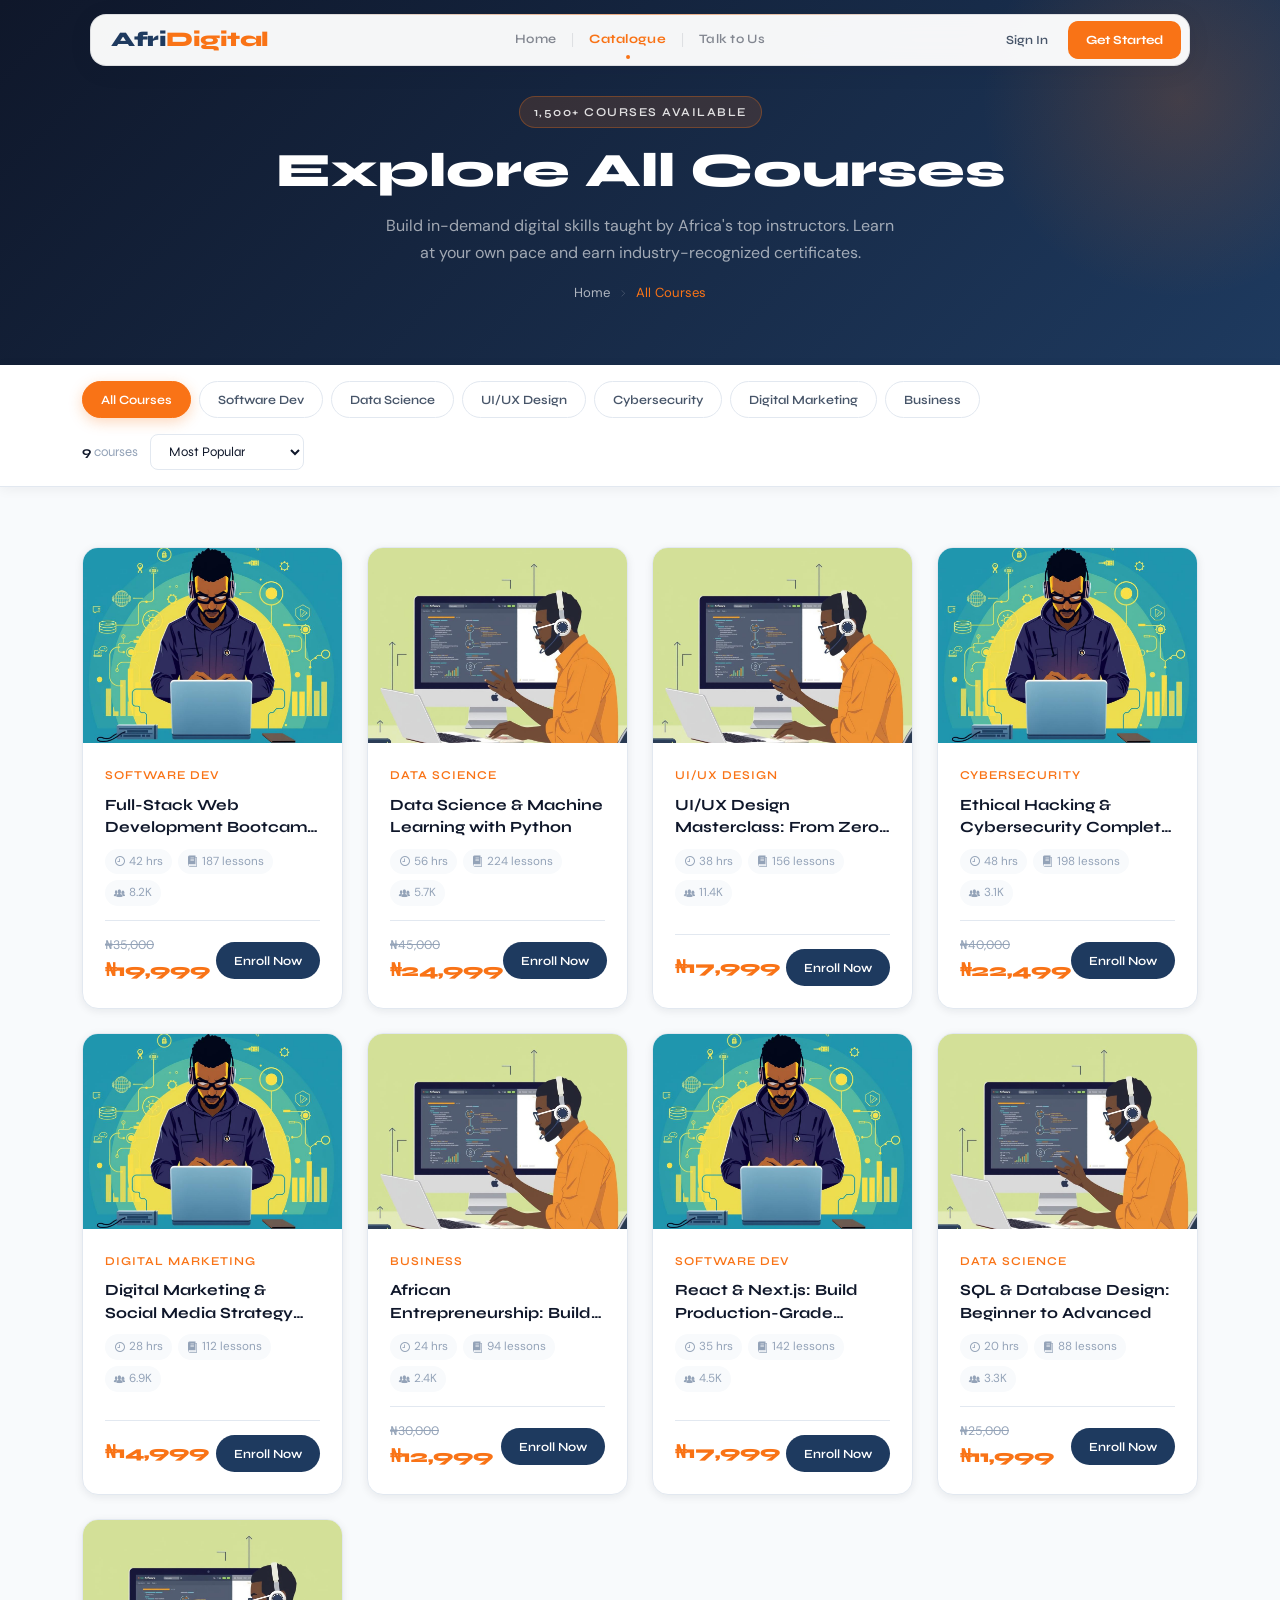
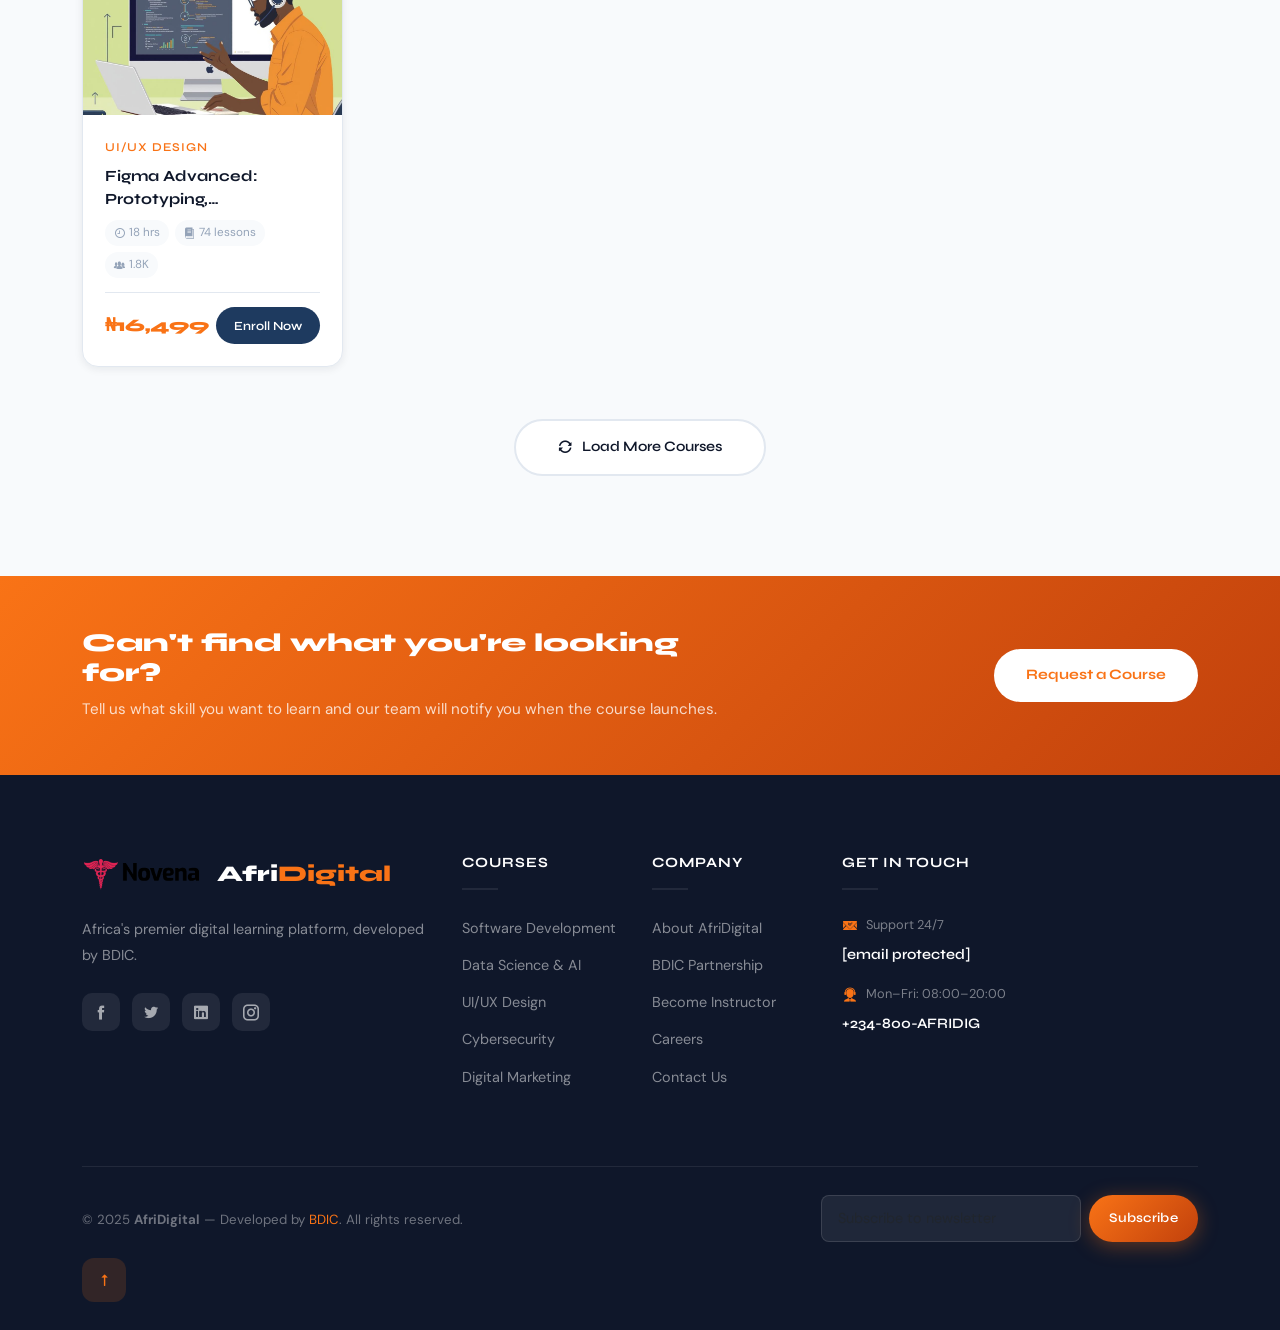
<file: courses.html>
<!DOCTYPE html>

<html lang="en">
<head>
  <meta charset="utf-8">
  <title>All Courses — AfriDigital</title>
  <meta http-equiv="X-UA-Compatible" content="IE=edge">
  <meta name="description" content="Browse 1,500+ courses across tech, business, design and more on AfriDigital.">
  <meta name="viewport" content="width=device-width, initial-scale=1.0, maximum-scale=5.0">
  <meta name="author" content="BDIC">
  <link rel="shortcut icon" type="image/x-icon" href="images/favicon.png" />
  <link rel="stylesheet" href="https://cdn.jsdelivr.net/npm/bootstrap@5.3.3/dist/css/bootstrap.min.css">
  <link rel="stylesheet" href="plugins/icofont/icofont.min.css">
  <link rel="preconnect" href="https://fonts.googleapis.com">
  <link rel="preconnect" href="https://fonts.gstatic.com" crossorigin>
  <link href="https://fonts.googleapis.com/css2?family=Syne:wght@400;500;600;700;800&family=DM+Sans:ital,opsz,wght@0,9..40,300;0,9..40,400;0,9..40,500;1,9..40,300&display=swap" rel="stylesheet">
  <link rel="stylesheet" href="css/style.css">

  <style>
    /* PAGE HERO */
    .page-title {
      background: linear-gradient(135deg, var(--dark) 0%, var(--secondary) 100%);
      padding: 96px 0 60px;
      position: relative;
      overflow: hidden;
    }
    .page-title::before {
      content: '';
      position: absolute;
      top: -100px; right: -100px;
      width: 400px; height: 400px;
      background: radial-gradient(circle, rgba(249,115,22,0.18) 0%, transparent 70%);
      border-radius: 50%;
      pointer-events: none;
    }
    .page-eyebrow {
      display: inline-block;
      background: rgba(249,115,22,0.15);
      border: 1px solid rgba(249,115,22,0.3);
      color: rgba(255,255,255,0.85);
      font-family: var(--font-display);
      font-size: 0.75rem;
      font-weight: 600;
      letter-spacing: 1.5px;
      text-transform: uppercase;
      padding: 5px 14px;
      border-radius: 30px;
      margin-bottom: 14px;
    }
    .page-title h1 {
      color: var(--white);
      font-size: clamp(2rem, 4vw, 3rem);
      font-weight: 800;
      margin-bottom: 12px;
    }
    .page-title p {
      color: rgba(255,255,255,0.6);
      font-size: 1rem;
      max-width: 520px;
      margin: 0 auto;
    }
    .breadcrumb-nav {
      display: flex;
      align-items: center;
      gap: 8px;
      justify-content: center;
      list-style: none;
      padding: 0;
      margin: 16px 0 0;
    }
    .breadcrumb-nav li { font-size: 0.82rem; color: rgba(255,255,255,0.5); }
    .breadcrumb-nav li a { color: rgba(255,255,255,0.65); text-decoration: none; transition: var(--transition); }
    .breadcrumb-nav li a:hover { color: var(--primary); }
    .breadcrumb-nav li.active { color: var(--primary); }

    /* TOOLBAR */
    .courses-toolbar {
      background: var(--white);
      border-bottom: 1px solid var(--gray-mid);
      padding: 16px 0;
      position: sticky;
      top: 70px;
      z-index: 50;
      box-shadow: 0 2px 12px rgba(15,23,42,0.06);
    }
    .toolbar-inner {
      display: flex;
      align-items: center;
      justify-content: space-between;
      gap: 16px;
      flex-wrap: wrap;
    }
    .toolbar-left {
      display: flex;
      align-items: center;
      gap: 8px;
      flex-wrap: wrap;
    }
    .filter-pill {
      padding: 7px 18px;
      border-radius: 30px;
      font-family: var(--font-display);
      font-weight: 600;
      font-size: 0.79rem;
      cursor: pointer;
      transition: var(--transition);
      border: 1.5px solid var(--gray-mid);
      color: var(--text-body);
      background: var(--white);
      white-space: nowrap;
      user-select: none;
    }
    .filter-pill:hover { border-color: var(--primary); color: var(--primary); }
    .filter-pill.active {
      background: var(--primary);
      border-color: var(--primary);
      color: var(--white);
      box-shadow: 0 4px 14px rgba(249,115,22,0.28);
    }
    .toolbar-right { display: flex; align-items: center; gap: 12px; }
    .result-count { font-size: 0.83rem; color: var(--text-muted); font-family: var(--font-display); white-space: nowrap; }
    .result-count strong { color: var(--dark); }
    .sort-select {
      border: 1.5px solid var(--gray-mid);
      border-radius: var(--radius-sm);
      padding: 8px 14px;
      font-family: var(--font-display);
      font-size: 0.82rem;
      color: var(--dark);
      background: var(--white);
      cursor: pointer;
      transition: var(--transition);
    }
    .sort-select:focus { border-color: var(--primary); outline: none; box-shadow: 0 0 0 3px rgba(249,115,22,0.1); }

    /* COURSES GRID */
    .courses-section { padding: 60px 0 100px; background: var(--gray-soft); }

    .course-card {
      background: var(--white);
      border-radius: var(--radius-md);
      overflow: hidden;
      border: 1px solid var(--gray-mid);
      transition: transform 0.35s cubic-bezier(0.4,0,0.2,1),
                  box-shadow 0.35s cubic-bezier(0.4,0,0.2,1),
                  border-color 0.25s ease;
      height: 100%;
      display: flex;
      flex-direction: column;
    }
    .course-card:hover {
      transform: translateY(-8px);
      box-shadow: 0 24px 60px rgba(15,23,42,0.14);
      border-color: transparent;
    }

    /* Thumbnail */
    .card-thumb {
      position: relative;
      overflow: hidden;
      height: 195px;
      flex-shrink: 0;
    }
    .card-thumb img {
      width: 100%; height: 100%;
      object-fit: cover;
      transition: transform 0.5s cubic-bezier(0.4,0,0.2,1);
    }
    .course-card:hover .card-thumb img { transform: scale(1.08); }

    .badge-tag {
      position: absolute;
      top: 12px; left: 12px;
      font-family: var(--font-display);
      font-size: 0.67rem;
      font-weight: 700;
      text-transform: uppercase;
      letter-spacing: 0.8px;
      padding: 4px 10px;
      border-radius: 20px;
      z-index: 2;
    }
    .badge-tag.bestseller { background: var(--primary); color: var(--white); }
    .badge-tag.new-course { background: var(--accent); color: var(--white); }
    .badge-tag.popular    { background: #8B5CF6; color: var(--white); }
    .badge-tag.free-badge { background: var(--dark); color: var(--white); }

    .btn-wishlist {
      position: absolute;
      top: 12px; right: 12px;
      width: 34px; height: 34px;
      background: rgba(255,255,255,0.9);
      border: none;
      border-radius: 50%;
      display: flex; align-items: center; justify-content: center;
      color: var(--text-muted);
      font-size: 1rem;
      cursor: pointer;
      transition: var(--transition);
      opacity: 0;
      transform: translateY(-5px);
      z-index: 3;
    }
    .course-card:hover .btn-wishlist { opacity: 1; transform: translateY(0); }
    .btn-wishlist:hover { background: var(--white); color: #EF4444; }
    .btn-wishlist.wished { opacity: 1; color: #EF4444; transform: translateY(0); }

    .overlay-play {
      position: absolute;
      inset: 0;
      background: rgba(15,23,42,0.45);
      display: flex; align-items: center; justify-content: center;
      opacity: 0;
      transition: opacity 0.3s ease;
      z-index: 1;
    }
    .course-card:hover .overlay-play { opacity: 1; }
    .play-icon {
      width: 52px; height: 52px;
      background: var(--primary);
      border-radius: 50%;
      display: flex; align-items: center; justify-content: center;
      color: var(--white);
      font-size: 1.3rem;
      text-decoration: none;
      transform: scale(0.8);
      transition: transform 0.35s cubic-bezier(0.34,1.56,0.64,1);
    }
    .course-card:hover .play-icon { transform: scale(1); }

    /* Card body */
    .card-content {
      padding: 22px;
      display: flex;
      flex-direction: column;
      flex: 1;
    }
    .card-category {
      font-size: 0.71rem;
      font-weight: 700;
      color: var(--primary);
      text-transform: uppercase;
      letter-spacing: 1px;
      font-family: var(--font-display);
      margin-bottom: 8px;
    }
    .card-title {
      font-size: 0.97rem;
      font-weight: 700;
      color: var(--dark);
      line-height: 1.45;
      margin-bottom: 10px;
      display: -webkit-box;
      -webkit-line-clamp: 2;
      -webkit-box-orient: vertical;
      overflow: hidden;
    }
    .card-instructor {
      display: flex;
      align-items: center;
      gap: 7px;
      font-size: 0.8rem;
      color: var(--text-muted);
      margin-bottom: 10px;
    }
    .card-instructor img {
      width: 22px; height: 22px;
      border-radius: 50%;
      object-fit: cover;
    }
    .card-rating {
      display: flex;
      align-items: center;
      gap: 5px;
      margin-bottom: 10px;
      font-size: 0.79rem;
    }
    .stars { color: #F59E0B; font-size: 0.74rem; letter-spacing: 1px; }
    .rating-num { font-weight: 700; color: var(--dark); font-family: var(--font-display); }
    .rating-count { color: var(--text-muted); }

    .card-meta {
      display: flex;
      align-items: center;
      gap: 6px;
      flex-wrap: wrap;
      margin-bottom: 14px;
    }
    .meta-pill {
      display: flex;
      align-items: center;
      gap: 4px;
      font-size: 0.73rem;
      color: var(--text-muted);
      background: var(--gray-soft);
      padding: 3px 9px;
      border-radius: 20px;
    }
    .meta-pill i { font-size: 0.7rem; }

    .card-footer-row {
      display: flex;
      align-items: center;
      justify-content: space-between;
      padding-top: 14px;
      border-top: 1px solid var(--gray-mid);
      margin-top: auto;
    }
    .current-price {
      font-family: var(--font-display);
      font-weight: 800;
      color: var(--primary);
      font-size: 1.1rem;
    }
    .original-price {
      font-size: 0.77rem;
      color: var(--text-muted);
      text-decoration: line-through;
      display: block;
    }
    .free-price { color: var(--accent) !important; }

    .btn-enroll-sm {
      padding: 8px 18px;
      background: var(--secondary);
      color: var(--white);
      border-radius: 20px;
      font-family: var(--font-display);
      font-weight: 600;
      font-size: 0.78rem;
      border: none;
      cursor: pointer;
      transition: var(--transition);
      text-decoration: none;
      white-space: nowrap;
      display: inline-block;
    }
    .btn-enroll-sm:hover {
      background: var(--primary);
      color: var(--white);
      transform: translateY(-2px);
      box-shadow: 0 6px 16px rgba(249,115,22,0.3);
    }

    /* Load more */
    .load-more-wrap { text-align: center; padding-top: 52px; }
    .btn-load-more {
      padding: 14px 42px;
      border: 2px solid var(--gray-mid);
      background: var(--white);
      color: var(--dark);
      border-radius: 40px;
      font-family: var(--font-display);
      font-weight: 600;
      font-size: 0.9rem;
      cursor: pointer;
      transition: var(--transition);
      display: inline-flex;
      align-items: center;
      gap: 10px;
    }
    .btn-load-more:hover {
      border-color: var(--primary);
      color: var(--primary);
      transform: translateY(-2px);
    }

    /* Promo strip */
    .promo-strip {
      background: linear-gradient(135deg, var(--primary), var(--primary-dark));
      padding: 52px 0;
    }
    .promo-strip h3 { color: var(--white); font-size: 1.6rem; font-weight: 800; margin-bottom: 8px; }
    .promo-strip p { color: rgba(255,255,255,0.78); font-size: 0.95rem; margin-bottom: 0; }
    .btn-promo {
      padding: 14px 32px;
      background: var(--white);
      color: var(--primary);
      border-radius: 40px;
      font-family: var(--font-display);
      font-weight: 700;
      font-size: 0.9rem;
      border: none;
      cursor: pointer;
      transition: var(--transition);
      text-decoration: none;
      display: inline-block;
    }
    .btn-promo:hover { background: var(--dark); color: var(--white); transform: translateY(-2px); }

    /* Fade-in animation for filtered items */
    .course-item { animation: fadeUp 0.4s ease both; }
    @keyframes fadeUp {
      from { opacity: 0; transform: translateY(18px); }
      to   { opacity: 1; transform: translateY(0); }
    }

    @media (max-width: 767px) {
      .courses-toolbar { top: 0; position: relative; }
      .toolbar-inner { flex-direction: column; align-items: flex-start; }
      .toolbar-left { overflow-x: auto; padding-bottom: 4px; flex-wrap: nowrap; width: 100%; }
      .toolbar-right { width: 100%; justify-content: space-between; }
    }
  </style>




  <style id="nav-css">
    /* =====================================================
       NAVIGATION — Command Bar (all pages)
    ===================================================== */
    #mainNav {
      position: fixed;
      top: 0; left: 0; right: 0;
      z-index: 900;
      padding: 14px 0;
      transition: padding 0.4s ease;
    }
    /* Light-theme pages: always solid */
    #mainNav.nav-page .nav-bar {
      background: rgba(255,255,255,0.96);
      backdrop-filter: blur(20px);
      -webkit-backdrop-filter: blur(20px);
      border-color: rgba(15,23,42,0.1);
      box-shadow: 0 4px 24px rgba(15,23,42,0.07);
    }
    #mainNav.nav-page.scrolled .nav-bar {
      box-shadow: 0 8px 40px rgba(15,23,42,0.12);
    }
    /* Dark-theme pages: transparent → frosted on scroll */
    #mainNav.nav-dark .nav-bar {
      background: rgba(255,255,255,0.06);
      border-color: rgba(255,255,255,0.12);
    }
    #mainNav.nav-dark.nav-solid .nav-bar {
      background: rgba(10,18,35,0.88);
      backdrop-filter: blur(20px);
      -webkit-backdrop-filter: blur(20px);
      border-color: rgba(255,255,255,0.08);
      box-shadow: 0 8px 40px rgba(0,0,0,0.3);
    }
    .nav-bar {
      max-width: 1100px;
      margin: 0 auto;
      padding: 0 8px 0 20px;
      height: 52px;
      display: flex;
      align-items: center;
      justify-content: space-between;
      gap: 8px;
      border-radius: 16px;
      border: 1px solid transparent;
      transition: all 0.4s cubic-bezier(0.4,0,0.2,1);
      position: relative;
    }
    .nav-bar::before {
      content: '';
      position: absolute;
      top: -1px; left: 20%; right: 20%;
      height: 1px;
      background: linear-gradient(90deg, transparent, rgba(249,115,22,0.5), transparent);
      border-radius: 1px;
    }
    /* Logo */
    .n-logo {
      font-family: var(--font-display);
      font-size: 1.3rem;
      font-weight: 800;
      letter-spacing: -0.5px;
      flex-shrink: 0;
      text-decoration: none;
    }
    .nav-dark .n-logo { color: #fff; }
    .nav-dark .n-logo em { color: var(--primary); font-style: normal; }
    .nav-page .n-logo { color: var(--secondary); }
    .nav-page .n-logo em { color: var(--primary); font-style: normal; }
    /* Centre links */
    .n-center {
      display: flex;
      align-items: center;
      position: absolute;
      left: 50%;
      transform: translateX(-50%);
    }
    .n-link {
      font-family: var(--font-display);
      font-weight: 600;
      font-size: 0.8rem;
      padding: 6px 16px;
      border-radius: 8px;
      text-decoration: none;
      transition: all 0.3s cubic-bezier(0.4,0,0.2,1);
      letter-spacing: 0.3px;
      position: relative;
    }
    .nav-dark .n-link { color: rgba(255,255,255,0.55); }
    .nav-dark .n-link:hover { color: #fff; }
    .nav-dark .n-link.active { color: #fff; }
    .nav-dark .n-link.catalogue { color: var(--primary); }
    .nav-dark .n-link.catalogue:hover { background: rgba(249,115,22,0.1); color: #fff; }
    .nav-page .n-link { color: rgba(15,23,42,0.5); }
    .nav-page .n-link:hover { color: var(--dark); background: rgba(15,23,42,0.05); }
    .nav-page .n-link.active { color: var(--secondary); font-weight: 700; }
    .nav-page .n-link.catalogue { color: var(--primary); }
    .nav-page .n-link.catalogue:hover { background: rgba(249,115,22,0.08); color: var(--primary-dark); }
    /* Active dot */
    .n-link.active::after {
      content: '';
      position: absolute;
      bottom: -2px; left: 50%; transform: translateX(-50%);
      width: 4px; height: 4px;
      background: var(--primary);
      border-radius: 50%;
    }
    /* Separator */
    .n-sep { width: 1px; height: 14px; flex-shrink: 0; }
    .nav-dark .n-sep { background: rgba(255,255,255,0.15); }
    .nav-page .n-sep { background: rgba(15,23,42,0.1); }
    /* Right auth */
    .n-right { display: flex; align-items: center; gap: 6px; flex-shrink: 0; }
    .n-signin {
      font-family: var(--font-display);
      font-weight: 600;
      font-size: 0.78rem;
      padding: 7px 14px;
      border-radius: 10px;
      text-decoration: none;
      transition: all 0.3s cubic-bezier(0.4,0,0.2,1);
    }
    .nav-dark .n-signin { color: rgba(255,255,255,0.6); }
    .nav-dark .n-signin:hover { color: #fff; background: rgba(255,255,255,0.08); }
    .nav-page .n-signin { color: var(--text-body); }
    .nav-page .n-signin:hover { color: var(--dark); background: rgba(15,23,42,0.06); }
    .n-start {
      font-family: var(--font-display);
      font-weight: 700;
      font-size: 0.78rem;
      color: #fff;
      background: var(--primary);
      padding: 8px 18px;
      border-radius: 10px;
      text-decoration: none;
      transition: all 0.3s cubic-bezier(0.4,0,0.2,1);
    }
    .n-start:hover { color: #fff; background: #C2410C; transform: translateY(-1px); box-shadow: 0 4px 18px rgba(249,115,22,0.4); }
    /* Hamburger */
    .n-hamburger { display: none; flex-direction: column; gap: 4px; background: none; border: none; cursor: pointer; padding: 6px; }
    .n-hamburger span { display: block; width: 20px; height: 2px; border-radius: 2px; transition: all 0.3s cubic-bezier(0.4,0,0.2,1); }
    .nav-dark .n-hamburger span { background: rgba(255,255,255,0.8); }
    .nav-page .n-hamburger span { background: var(--dark); }
    .n-hamburger.open span:nth-child(1) { transform: translateY(6px) rotate(45deg); }
    .n-hamburger.open span:nth-child(2) { opacity: 0; transform: scaleX(0); }
    .n-hamburger.open span:nth-child(3) { transform: translateY(-6px) rotate(-45deg); }
    /* Mobile drawer */
    .n-mobile {
      display: none;
      position: fixed;
      top: 80px; left: 12px; right: 12px;
      background: rgba(10,18,35,0.97);
      backdrop-filter: blur(24px);
      -webkit-backdrop-filter: blur(24px);
      border-radius: 16px;
      border: 1px solid rgba(255,255,255,0.08);
      padding: 16px 20px 20px;
      z-index: 899;
      box-shadow: 0 24px 60px rgba(0,0,0,0.4);
    }
    .n-mobile.open { display: block; animation: mobileSlide 0.28s cubic-bezier(0.22,1,0.36,1); }
    @keyframes mobileSlide {
      from { opacity:0; transform: translateY(-12px) scale(0.97); }
      to   { opacity:1; transform: translateY(0) scale(1); }
    }
    .n-mobile a {
      display: block; padding: 11px 4px;
      font-family: var(--font-display); font-weight: 600;
      color: rgba(255,255,255,0.65);
      border-bottom: 1px solid rgba(255,255,255,0.05);
      font-size: 0.9rem; text-decoration: none;
      transition: all 0.3s cubic-bezier(0.4,0,0.2,1);
    }
    .n-mobile a:last-child { border-bottom: none; }
    .n-mobile a:hover { color: var(--primary); padding-left: 8px; }
    .n-mobile-cta {
      display: block !important; margin-top: 14px;
      background: var(--primary) !important; color: #fff !important;
      text-align: center; padding: 12px !important;
      border-radius: 10px; border: none !important; font-weight: 700 !important;
    }
    .n-mobile-cta:hover { background: #C2410C !important; }
    .nav-wrap { padding: 0 20px; }
    @media (max-width: 900px) {
      .n-center, .n-signin { display: none; }
      .n-hamburger { display: flex; }
      .nav-bar { padding: 0 10px 0 16px; }
    }
  </style>
</head>

<body id="top">
<nav id="mainNav" class="nav-page">
  <div class="nav-wrap">
    <div class="nav-bar">
      <a href="index.html" class="n-logo">Afri<em>Digital</em></a>

      <div class="n-center">
        <a href="index.html" class="n-link">Home</a>
        <span class="n-sep"></span>
        <a href="courses.html" class="n-link catalogue active">Catalogue</a>
        <span class="n-sep"></span>
        <a href="contact.html" class="n-link">Talk to Us</a>
      </div>

      <div class="n-right">
        <a href="login.html" class="n-signin">Sign In</a>
        <a href="register.html" class="n-start">Get Started</a>
      </div>

      <button class="n-hamburger" id="navBurger" aria-label="Open menu">
        <span></span><span></span><span></span>
      </button>
    </div>
  </div>
  <div class="n-mobile" id="navMobile">
    <a href="index.html">Home</a>
    <a href="courses.html" style="color:var(--primary)">Catalogue</a>
    <a href="contact.html">Talk to Us</a>
    <a href="login.html">Sign In</a>
    <a href="register.html" class="n-mobile-cta">Get Started Free</a>
  </div>
</nav>





<!-- ===== HEADER ===== -->



<!-- ===== PAGE HERO ===== -->
<section class="page-title">
  <div class="container text-center">
    <span class="page-eyebrow">1,500+ Courses Available</span>
    <h1>Explore All Courses</h1>
    <p>Build in-demand digital skills taught by Africa's top instructors. Learn at your own pace and earn industry-recognized certificates.</p>
    <ul class="breadcrumb-nav">
      <li><a href="index.html">Home</a></li>
      <li><i class="icofont-thin-right" style="font-size:0.65rem"></i></li>
      <li class="active">All Courses</li>
    </ul>
  </div>
</section>


<!-- ===== COURSES TOOLBAR ===== -->
<div class="courses-toolbar">
  <div class="container">
    <div class="toolbar-inner">
      <div class="toolbar-left" id="filterPills">
        <span class="filter-pill active" data-filter="all">All Courses</span>
        <span class="filter-pill" data-filter="dev">Software Dev</span>
        <span class="filter-pill" data-filter="data">Data Science</span>
        <span class="filter-pill" data-filter="design">UI/UX Design</span>
        <span class="filter-pill" data-filter="cyber">Cybersecurity</span>
        <span class="filter-pill" data-filter="marketing">Digital Marketing</span>
        <span class="filter-pill" data-filter="business">Business</span>
      </div>
      <div class="toolbar-right">
        <span class="result-count"><strong id="courseCount">9</strong> courses</span>
        <select class="sort-select" id="sortSelect">
          <option value="popular">Most Popular</option>
          <option value="newest">Newest First</option>
          <option value="price-low">Price: Low to High</option>
          <option value="rating">Highest Rated</option>
        </select>
      </div>
    </div>
  </div>
</div>


<!-- ===== COURSES GRID ===== -->
<section class="courses-section">
  <div class="container">
    <div class="row g-4" id="coursesGrid">

      <!-- Card 1 — Full Stack Dev -->
      <div class="col-xl-3 col-lg-4 col-md-6 course-item" data-category="dev">
        <div class="course-card">
          <div class="card-thumb">
            <img src="images/course/course-1.jpg" alt="Full-Stack Web Development">
            <button class="btn-wishlist" aria-label="Wishlist"><i class="icofont-heart-alt"></i></button>
            <div class="overlay-play">
              <a href="department-single.html" class="play-icon"><i class="icofont-play-alt-2"></i></a>
            </div>
          </div>
          <div class="card-content">
            <div class="card-category">Software Dev</div>
            <h3 class="card-title">Full-Stack Web Development Bootcamp 2024</h3>
            <div class="card-meta">
              <span class="meta-pill"><i class="icofont-clock-time"></i> 42 hrs</span>
              <span class="meta-pill"><i class="icofont-book-alt"></i> 187 lessons</span>
              <span class="meta-pill"><i class="icofont-users-alt-5"></i> 8.2K</span>
            </div>
            <div class="card-footer-row">
              <div>
                <span class="original-price">₦35,000</span>
                <span class="current-price">₦19,999</span>
              </div>
              <a href="department-single.html" class="btn-enroll-sm">Enroll Now</a>
            </div>
          </div>
        </div>
      </div>

      <!-- Card 2 — Data Science -->
      <div class="col-xl-3 col-lg-4 col-md-6 course-item" data-category="data">
        <div class="course-card">
          <div class="card-thumb">
            <img src="images/course/course-2.jpg" alt="Data Science">
            <button class="btn-wishlist"><i class="icofont-heart-alt"></i></button>
            <div class="overlay-play">
              <a href="department-single.html" class="play-icon"><i class="icofont-play-alt-2"></i></a>
            </div>
          </div>
          <div class="card-content">
            <div class="card-category">Data Science</div>
            <h3 class="card-title">Data Science & Machine Learning with Python</h3>
            <div class="card-meta">
              <span class="meta-pill"><i class="icofont-clock-time"></i> 56 hrs</span>
              <span class="meta-pill"><i class="icofont-book-alt"></i> 224 lessons</span>
              <span class="meta-pill"><i class="icofont-users-alt-5"></i> 5.7K</span>
            </div>
            <div class="card-footer-row">
              <div>
                <span class="original-price">₦45,000</span>
                <span class="current-price">₦24,999</span>
              </div>
              <a href="department-single.html" class="btn-enroll-sm">Enroll Now</a>
            </div>
          </div>
        </div>
      </div>

      <!-- Card 3 — UI/UX -->
      <div class="col-xl-3 col-lg-4 col-md-6 course-item" data-category="design">
        <div class="course-card">
          <div class="card-thumb">
            <img src="images/course/course-3.jpg" alt="UI/UX Design">
            <button class="btn-wishlist"><i class="icofont-heart-alt"></i></button>
            <div class="overlay-play">
              <a href="department-single.html" class="play-icon"><i class="icofont-play-alt-2"></i></a>
            </div>
          </div>
          <div class="card-content">
            <div class="card-category">UI/UX Design</div>
            <h3 class="card-title">UI/UX Design Masterclass: From Zero to Pro</h3>
            <div class="card-meta">
              <span class="meta-pill"><i class="icofont-clock-time"></i> 38 hrs</span>
              <span class="meta-pill"><i class="icofont-book-alt"></i> 156 lessons</span>
              <span class="meta-pill"><i class="icofont-users-alt-5"></i> 11.4K</span>
            </div>
            <div class="card-footer-row">
              <div>
                <span class="current-price">₦17,999</span>
              </div>
              <a href="department-single.html" class="btn-enroll-sm">Enroll Now</a>
            </div>
          </div>
        </div>
      </div>

      <!-- Card 4 — Cyber -->
      <div class="col-xl-3 col-lg-4 col-md-6 course-item" data-category="cyber">
        <div class="course-card">
          <div class="card-thumb">
            <img src="images/course/course-4.jpg" alt="Cybersecurity">
            <button class="btn-wishlist"><i class="icofont-heart-alt"></i></button>
            <div class="overlay-play">
              <a href="department-single.html" class="play-icon"><i class="icofont-play-alt-2"></i></a>
            </div>
          </div>
          <div class="card-content">
            <div class="card-category">Cybersecurity</div>
            <h3 class="card-title">Ethical Hacking & Cybersecurity Complete Course</h3>
            <div class="card-meta">
              <span class="meta-pill"><i class="icofont-clock-time"></i> 48 hrs</span>
              <span class="meta-pill"><i class="icofont-book-alt"></i> 198 lessons</span>
              <span class="meta-pill"><i class="icofont-users-alt-5"></i> 3.1K</span>
            </div>
            <div class="card-footer-row">
              <div>
                <span class="original-price">₦40,000</span>
                <span class="current-price">₦22,499</span>
              </div>
              <a href="department-single.html" class="btn-enroll-sm">Enroll Now</a>
            </div>
          </div>
        </div>
      </div>

      <!-- Card 5 — Marketing -->
      <div class="col-xl-3 col-lg-4 col-md-6 course-item" data-category="marketing">
        <div class="course-card">
          <div class="card-thumb">
            <img src="images/course/course-6.jpg" alt="Digital Marketing">
            <button class="btn-wishlist"><i class="icofont-heart-alt"></i></button>
            <div class="overlay-play">
              <a href="department-single.html" class="play-icon"><i class="icofont-play-alt-2"></i></a>
            </div>
          </div>
          <div class="card-content">
            <div class="card-category">Digital Marketing</div>
            <h3 class="card-title">Digital Marketing & Social Media Strategy 2024</h3>
            <div class="card-meta">
              <span class="meta-pill"><i class="icofont-clock-time"></i> 28 hrs</span>
              <span class="meta-pill"><i class="icofont-book-alt"></i> 112 lessons</span>
              <span class="meta-pill"><i class="icofont-users-alt-5"></i> 6.9K</span>
            </div>
            <div class="card-footer-row">
              <div>
                <span class="current-price">₦14,999</span>
              </div>
              <a href="department-single.html" class="btn-enroll-sm">Enroll Now</a>
            </div>
          </div>
        </div>
      </div>

      <!-- Card 6 — Business -->
      <div class="col-xl-3 col-lg-4 col-md-6 course-item" data-category="business">
        <div class="course-card">
          <div class="card-thumb">
            <img src="images/course/course-8.jpg" alt="Business">
            <button class="btn-wishlist"><i class="icofont-heart-alt"></i></button>
            <div class="overlay-play">
              <a href="department-single.html" class="play-icon"><i class="icofont-play-alt-2"></i></a>
            </div>
          </div>
          <div class="card-content">
            <div class="card-category">Business</div>
            <h3 class="card-title">African Entrepreneurship: Build & Scale Your Business</h3>
            <div class="card-meta">
              <span class="meta-pill"><i class="icofont-clock-time"></i> 24 hrs</span>
              <span class="meta-pill"><i class="icofont-book-alt"></i> 94 lessons</span>
              <span class="meta-pill"><i class="icofont-users-alt-5"></i> 2.4K</span>
            </div>
            <div class="card-footer-row">
              <div>
                <span class="original-price">₦30,000</span>
                <span class="current-price">₦12,999</span>
              </div>
              <a href="department-single.html" class="btn-enroll-sm">Enroll Now</a>
            </div>
          </div>
        </div>
      </div>

      <!-- Card 7 — React / Free -->
      <div class="col-xl-3 col-lg-4 col-md-6 course-item" data-category="dev">
        <div class="course-card">
          <div class="card-thumb">
            <img src="images/course/course-1.jpg" alt="React">
            <button class="btn-wishlist"><i class="icofont-heart-alt"></i></button>
            <div class="overlay-play">
              <a href="department-single.html" class="play-icon"><i class="icofont-play-alt-2"></i></a>
            </div>
          </div>
          <div class="card-content">
            <div class="card-category">Software Dev</div>
            <h3 class="card-title">React & Next.js: Build Production-Grade Applications</h3>
            <div class="card-meta">
              <span class="meta-pill"><i class="icofont-clock-time"></i> 35 hrs</span>
              <span class="meta-pill"><i class="icofont-book-alt"></i> 142 lessons</span>
              <span class="meta-pill"><i class="icofont-users-alt-5"></i> 4.5K</span>
            </div>
            <div class="card-footer-row">
              <div>
                <span class="current-price">₦17,999</span>
              </div>
              <a href="department-single.html" class="btn-enroll-sm">Enroll Now</a>
            </div>
          </div>
        </div>
      </div>

      <!-- Card 8 — SQL -->
      <div class="col-xl-3 col-lg-4 col-md-6 course-item" data-category="data">
        <div class="course-card">
          <div class="card-thumb">
            <img src="images/course/course-2.jpg" alt="SQL">
            <button class="btn-wishlist"><i class="icofont-heart-alt"></i></button>
            <div class="overlay-play">
              <a href="department-single.html" class="play-icon"><i class="icofont-play-alt-2"></i></a>
            </div>
          </div>
          <div class="card-content">
            <div class="card-category">Data Science</div>
            <h3 class="card-title">SQL & Database Design: Beginner to Advanced</h3>
            <div class="card-meta">
              <span class="meta-pill"><i class="icofont-clock-time"></i> 20 hrs</span>
              <span class="meta-pill"><i class="icofont-book-alt"></i> 88 lessons</span>
              <span class="meta-pill"><i class="icofont-users-alt-5"></i> 3.3K</span>
            </div>
            <div class="card-footer-row">
              <div>
                <span class="original-price">₦25,000</span>
                <span class="current-price">₦11,999</span>
              </div>
              <a href="department-single.html" class="btn-enroll-sm">Enroll Now</a>
            </div>
          </div>
        </div>
      </div>

      <!-- Card 9 — Figma -->
      <div class="col-xl-3 col-lg-4 col-md-6 course-item" data-category="design">
        <div class="course-card">
          <div class="card-thumb">
            <img src="images/course/course-3.jpg" alt="Figma">
            <button class="btn-wishlist"><i class="icofont-heart-alt"></i></button>
            <div class="overlay-play">
              <a href="department-single.html" class="play-icon"><i class="icofont-play-alt-2"></i></a>
            </div>
          </div>
          <div class="card-content">
            <div class="card-category">UI/UX Design</div>
            <h3 class="card-title">Figma Advanced: Prototyping, Components & Design Systems</h3>
            <div class="card-meta">
              <span class="meta-pill"><i class="icofont-clock-time"></i> 18 hrs</span>
              <span class="meta-pill"><i class="icofont-book-alt"></i> 74 lessons</span>
              <span class="meta-pill"><i class="icofont-users-alt-5"></i> 1.8K</span>
            </div>
            <div class="card-footer-row">
              <div>
                <span class="current-price">₦16,499</span>
              </div>
              <a href="department-single.html" class="btn-enroll-sm">Enroll Now</a>
            </div>
          </div>
        </div>
      </div>

    </div>

    <div class="load-more-wrap">
      <button class="btn-load-more"><i class="icofont-refresh"></i> Load More Courses</button>
    </div>
  </div>
</section>


<!-- ===== PROMO STRIP ===== -->
<section class="promo-strip">
  <div class="container">
    <div class="row align-items-center justify-content-between g-4">
      <div class="col-lg-7">
        <h3>Can't find what you're looking for?</h3>
        <p>Tell us what skill you want to learn and our team will notify you when the course launches.</p>
      </div>
      <div class="col-lg-auto">
        <a href="contact.html" class="btn-promo">Request a Course</a>
      </div>
    </div>
  </div>
</section>


<!-- ===== FOOTER ===== -->
<footer class="footer" style="background:var(--dark);padding:80px 0 0">
  <div class="container">
    <div class="row g-4">
      <div class="col-lg-4 col-sm-6">
        <div class="widget mb-5 mb-lg-0">
          <div class="mb-4 d-flex align-items-center gap-2">
            <img src="images/logo.png" alt="" style="height:36px">
            <span style="font-family:var(--font-display);font-size:1.4rem;font-weight:800;color:var(--white)">Afri<em style="color:var(--primary);font-style:normal">Digital</em></span>
          </div>
          <p style="color:rgba(255,255,255,0.5);font-size:0.9rem;line-height:1.8">Africa's premier digital learning platform, developed by BDIC.</p>
          <ul class="list-inline footer-socials mt-4">
            <li class="list-inline-item"><a href="#"><i class="icofont-facebook"></i></a></li>
            <li class="list-inline-item"><a href="#"><i class="icofont-twitter"></i></a></li>
            <li class="list-inline-item"><a href="#"><i class="icofont-linkedin"></i></a></li>
            <li class="list-inline-item"><a href="#"><i class="icofont-instagram"></i></a></li>
          </ul>
        </div>
      </div>
      <div class="col-lg-2 col-md-6 col-sm-6">
        <div class="widget mb-5 mb-lg-0">
          <h4 style="color:var(--white);font-size:0.88rem;font-weight:700;text-transform:uppercase;letter-spacing:1px" class="mb-3">Courses</h4>
          <div style="height:2px;background:rgba(255,255,255,0.08);width:36px" class="mb-4"></div>
          <ul class="list-unstyled footer-menu">
            <li><a href="#">Software Development</a></li>
            <li><a href="#">Data Science & AI</a></li>
            <li><a href="#">UI/UX Design</a></li>
            <li><a href="#">Cybersecurity</a></li>
            <li><a href="#">Digital Marketing</a></li>
          </ul>
        </div>
      </div>
      <div class="col-lg-2 col-md-6 col-sm-6">
        <div class="widget mb-5 mb-lg-0">
          <h4 style="color:var(--white);font-size:0.88rem;font-weight:700;text-transform:uppercase;letter-spacing:1px" class="mb-3">Company</h4>
          <div style="height:2px;background:rgba(255,255,255,0.08);width:36px" class="mb-4"></div>
          <ul class="list-unstyled footer-menu">
            <li><a href="about.html">About AfriDigital</a></li>
            <li><a href="#">BDIC Partnership</a></li>
            <li><a href="appoinment.html">Become Instructor</a></li>
            <li><a href="#">Careers</a></li>
            <li><a href="contact.html">Contact Us</a></li>
          </ul>
        </div>
      </div>
      <div class="col-lg-3 col-md-6 col-sm-6">
        <div class="widget mb-5 mb-lg-0">
          <h4 style="color:var(--white);font-size:0.88rem;font-weight:700;text-transform:uppercase;letter-spacing:1px" class="mb-3">Get in Touch</h4>
          <div style="height:2px;background:rgba(255,255,255,0.08);width:36px" class="mb-4"></div>
          <div class="mb-3">
            <div class="d-flex align-items-center gap-2 mb-1">
              <i class="icofont-email" style="color:var(--primary)"></i>
              <span style="color:rgba(255,255,255,0.45);font-size:0.8rem">Support 24/7</span>
            </div>
            <a href="/cdn-cgi/l/email-protection#2149444d4d4e61404753484548464855404d0f404753484240" style="color:var(--white);font-family:var(--font-display);font-weight:600;font-size:0.9rem;text-decoration:none"><span class="__cf_email__" data-cfemail="ef878a838380af8e899d868b8688869b8e83c18e899d868c8e">[email&#160;protected]</span></a>
          </div>
          <div>
            <div class="d-flex align-items-center gap-2 mb-1">
              <i class="icofont-support" style="color:var(--primary)"></i>
              <span style="color:rgba(255,255,255,0.45);font-size:0.8rem">Mon–Fri: 08:00–20:00</span>
            </div>
            <a href="tel:+234-800-AFRIDIG" style="color:var(--white);font-family:var(--font-display);font-weight:600;font-size:0.9rem;text-decoration:none">+234-800-AFRIDIG</a>
          </div>
        </div>
      </div>
    </div>
    <div style="border-top:1px solid rgba(255,255,255,0.08);padding:28px 0;margin-top:60px">
      <div class="row align-items-center justify-content-between">
        <div class="col-lg-6">
          <span style="color:rgba(255,255,255,0.4);font-size:0.83rem">&copy; 2025 <strong>AfriDigital</strong> — Developed by <a href="#" style="color:var(--primary)">BDIC</a>. All rights reserved.</span>
        </div>
        <div class="col-lg-6 mt-3 mt-lg-0">
          <div class="text-lg-end">
            <form class="d-flex gap-2 justify-content-lg-end">
              <input type="email" class="form-control" placeholder="Subscribe to newsletter" style="background:rgba(255,255,255,0.07);border-color:rgba(255,255,255,0.12);color:var(--white);max-width:260px">
              <button type="submit" class="btn-main" style="padding:10px 20px;white-space:nowrap;font-size:0.83rem">Subscribe</button>
            </form>
          </div>
        </div>
      </div>
      <div class="mt-3">
        <a class="backtop" href="#top"><i class="icofont-long-arrow-up"></i></a>
      </div>
    </div>
  </div>
</footer>


<!-- Scripts -->
<script src="https://cdn.jsdelivr.net/npm/bootstrap@5.3.3/dist/js/bootstrap.bundle.min.js"></script>

<!-- AfriDigital shared scripts -->
<script src="js/afridigital.js"></script>
</file>
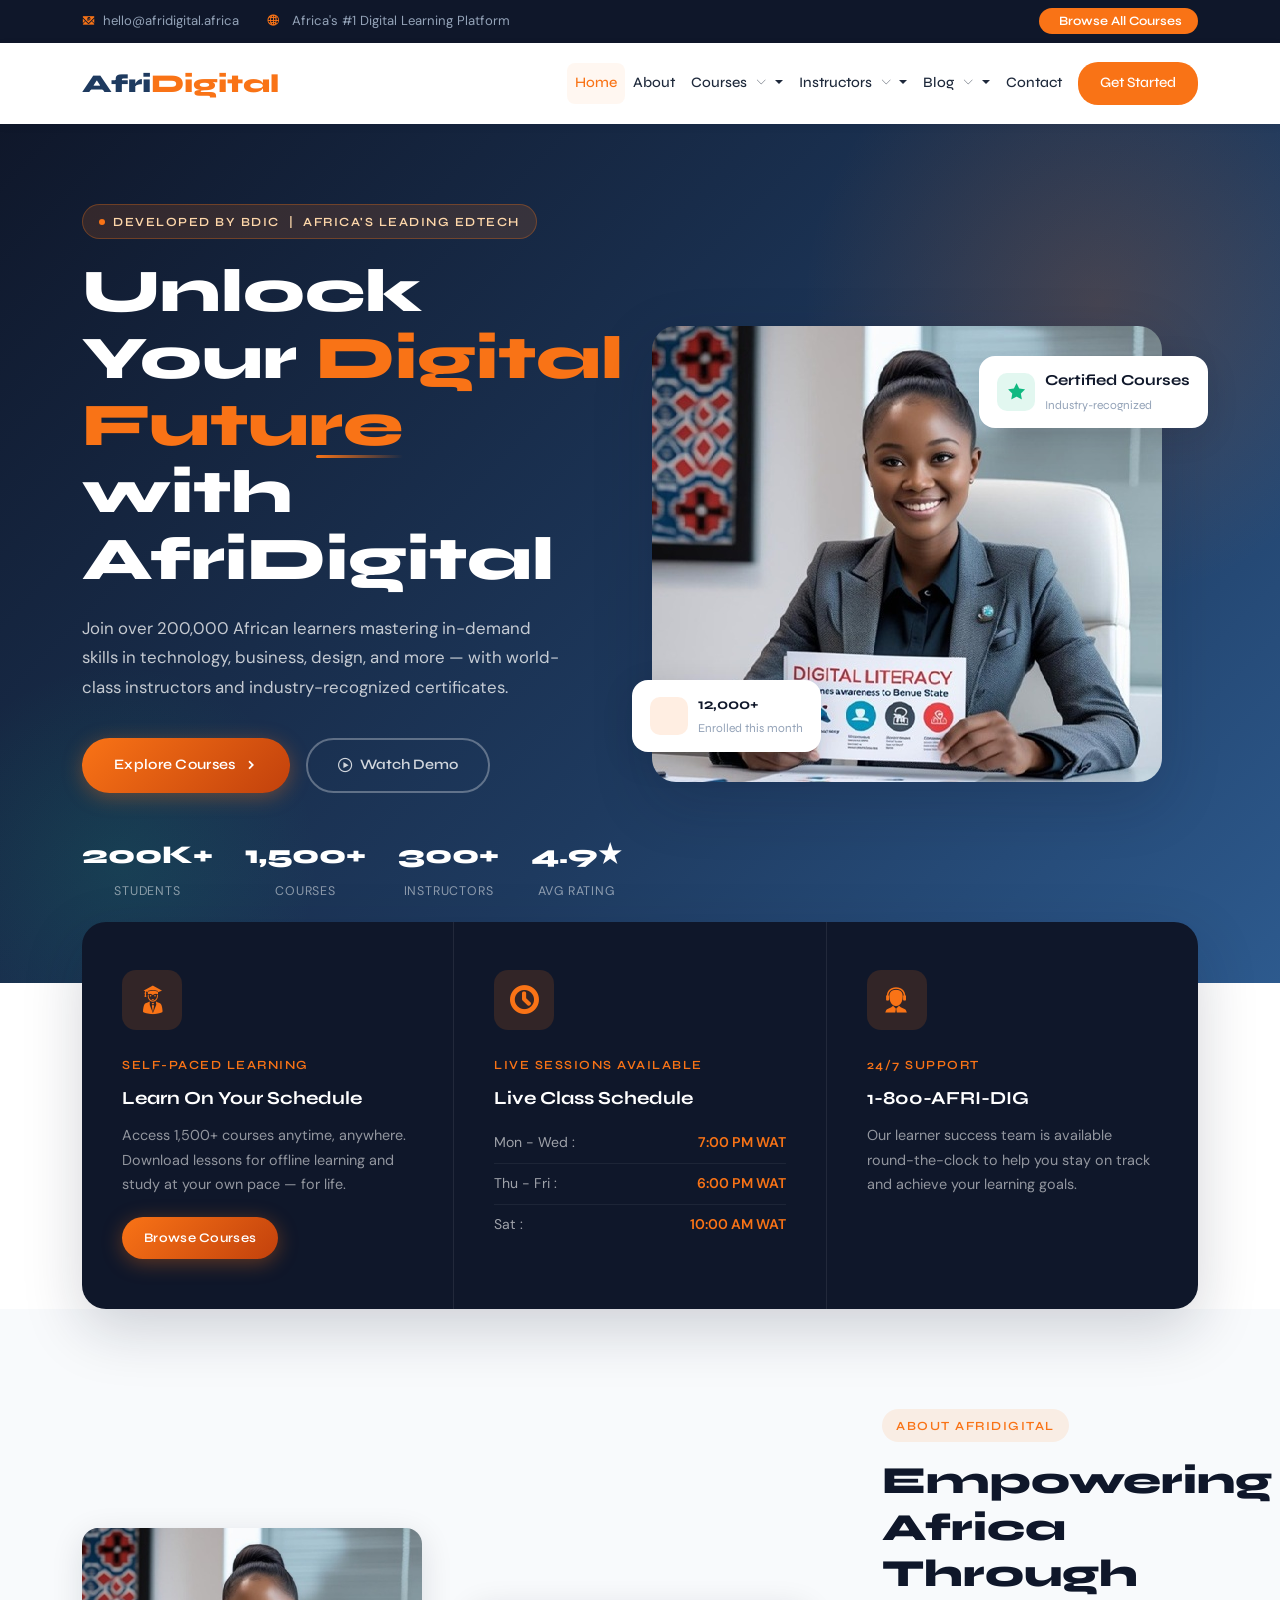
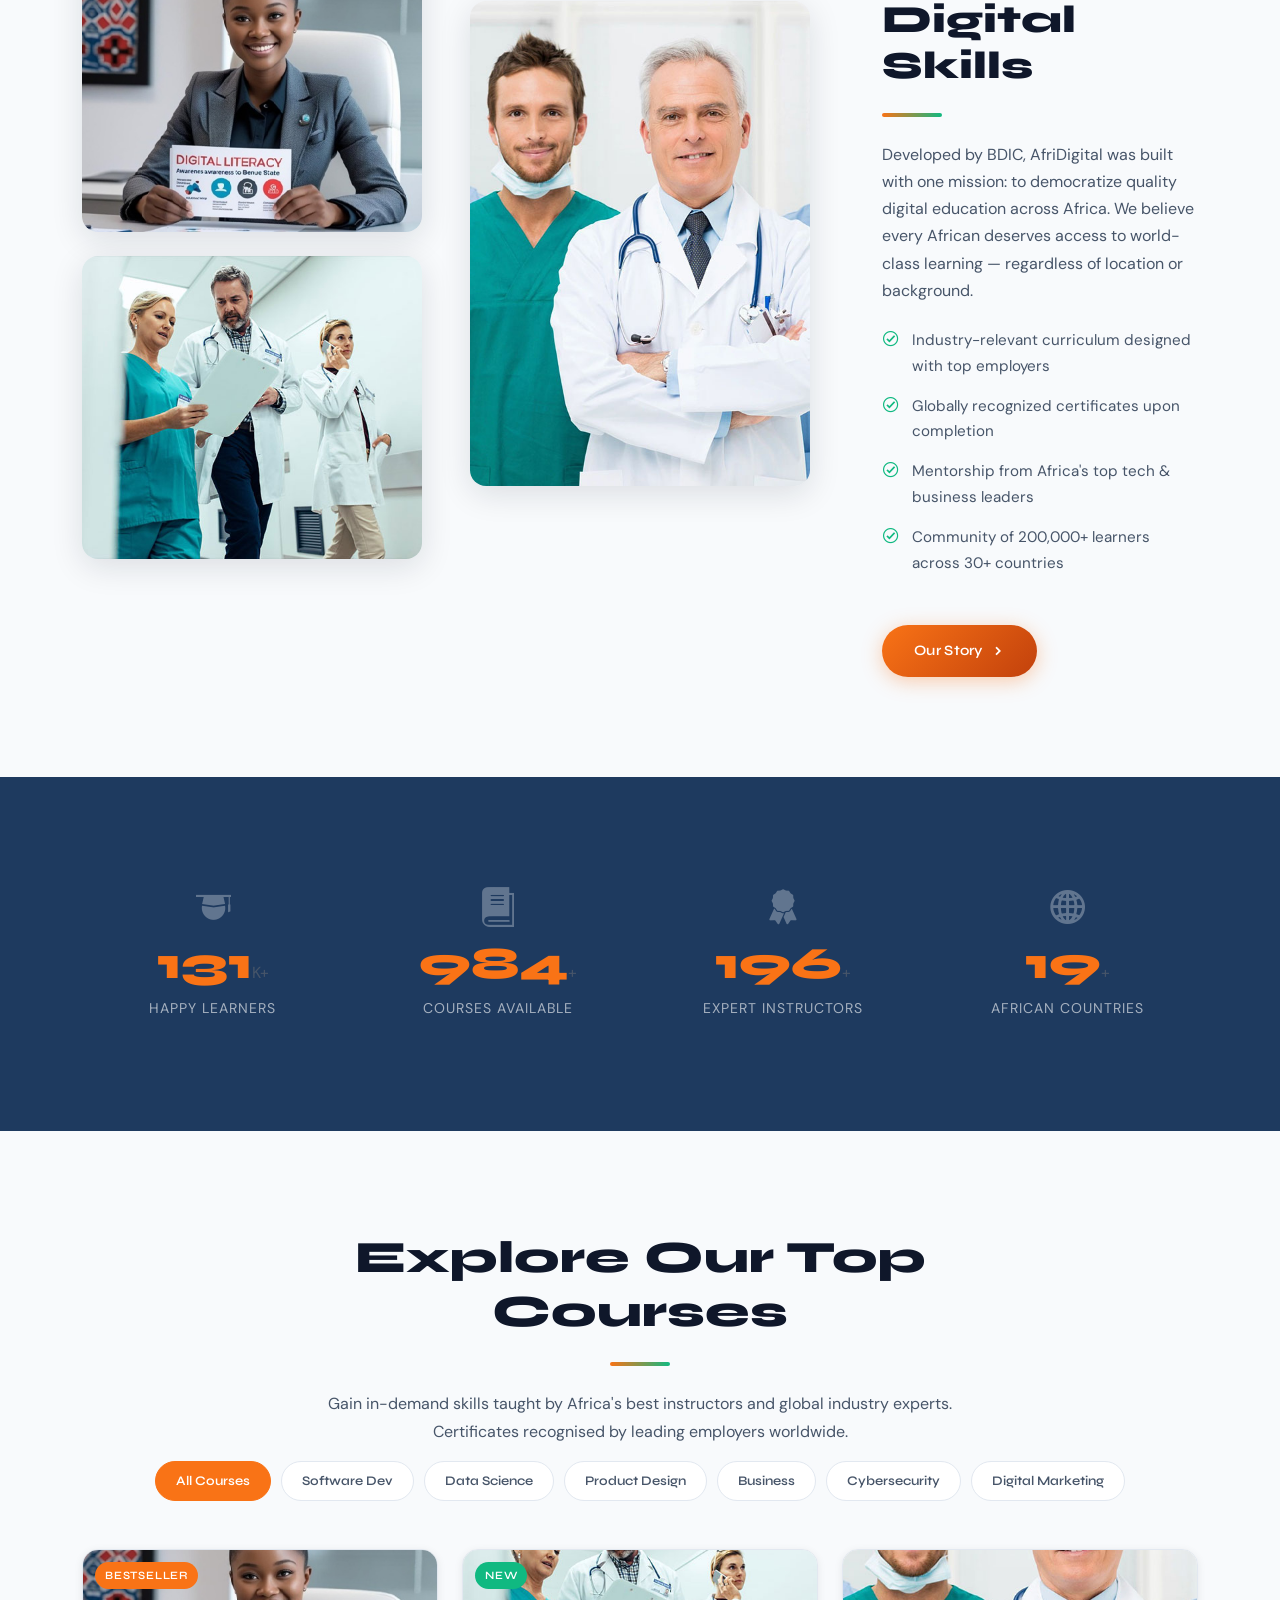
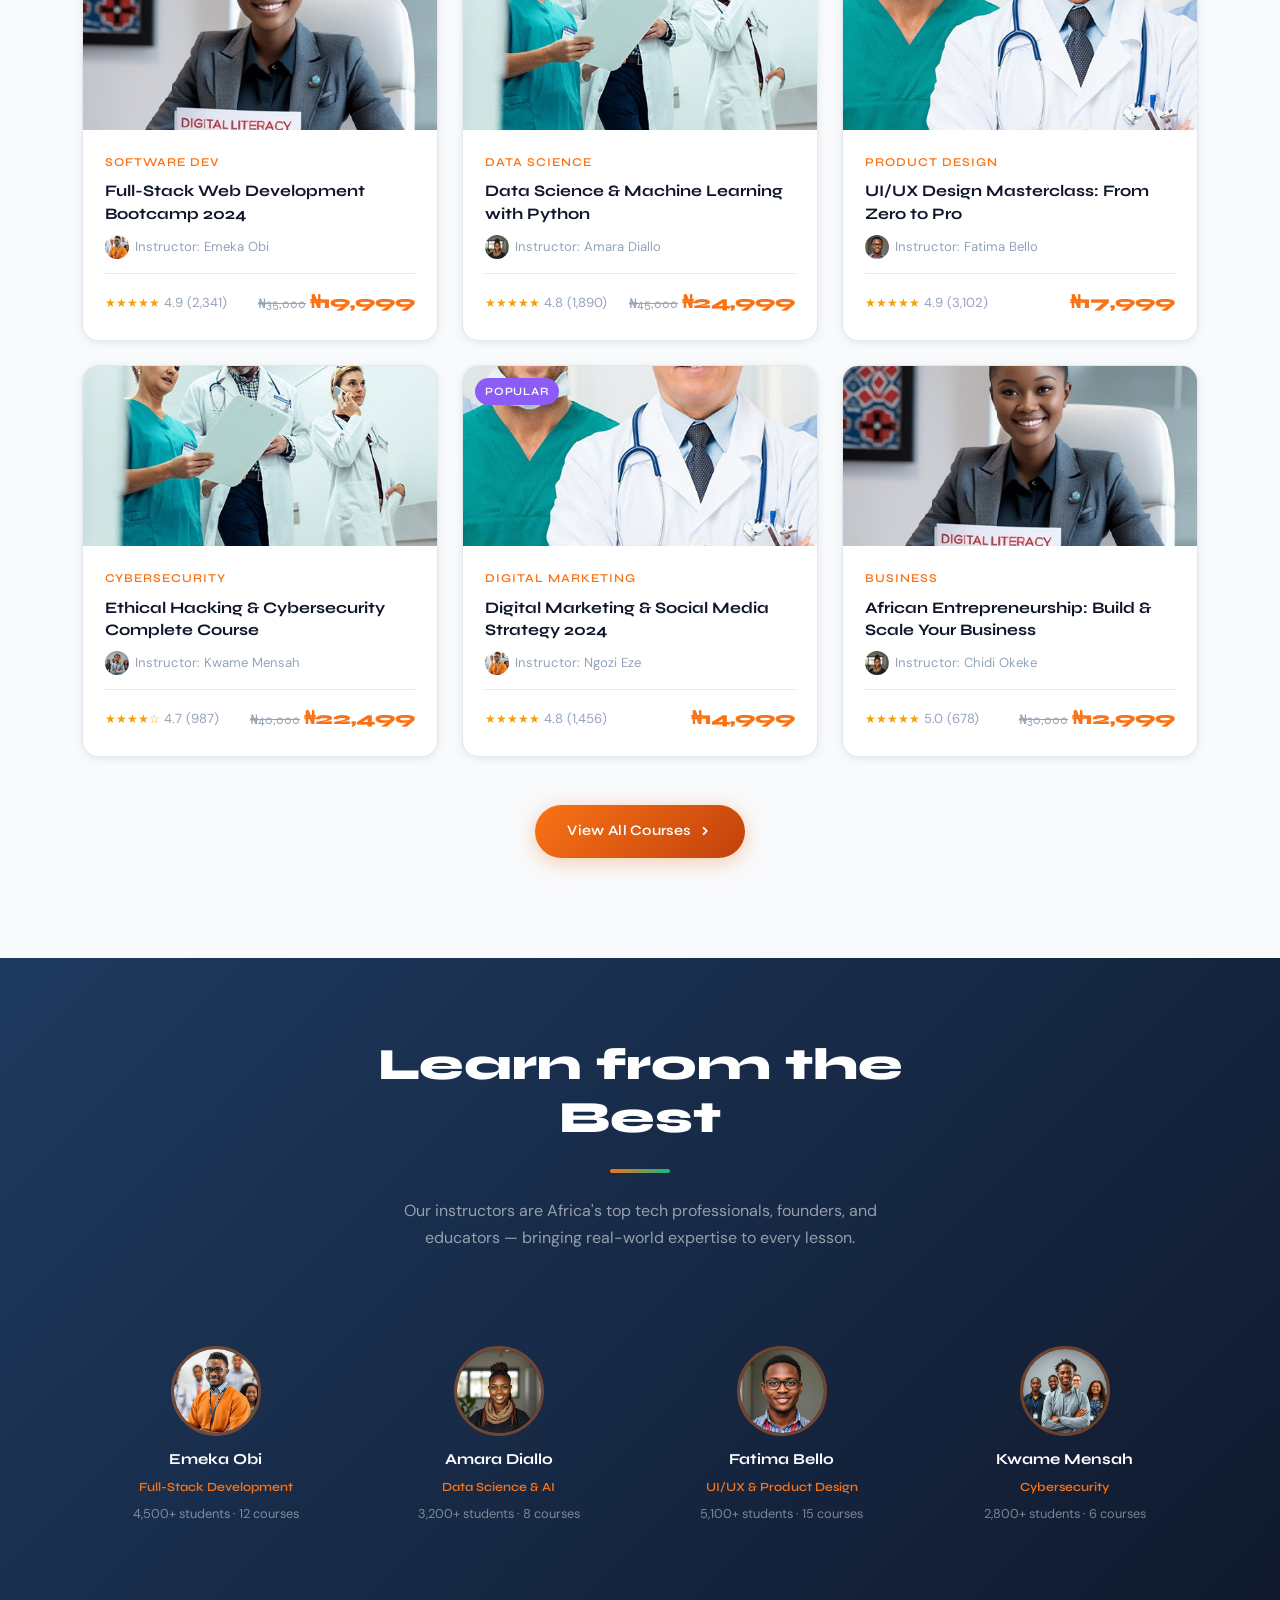
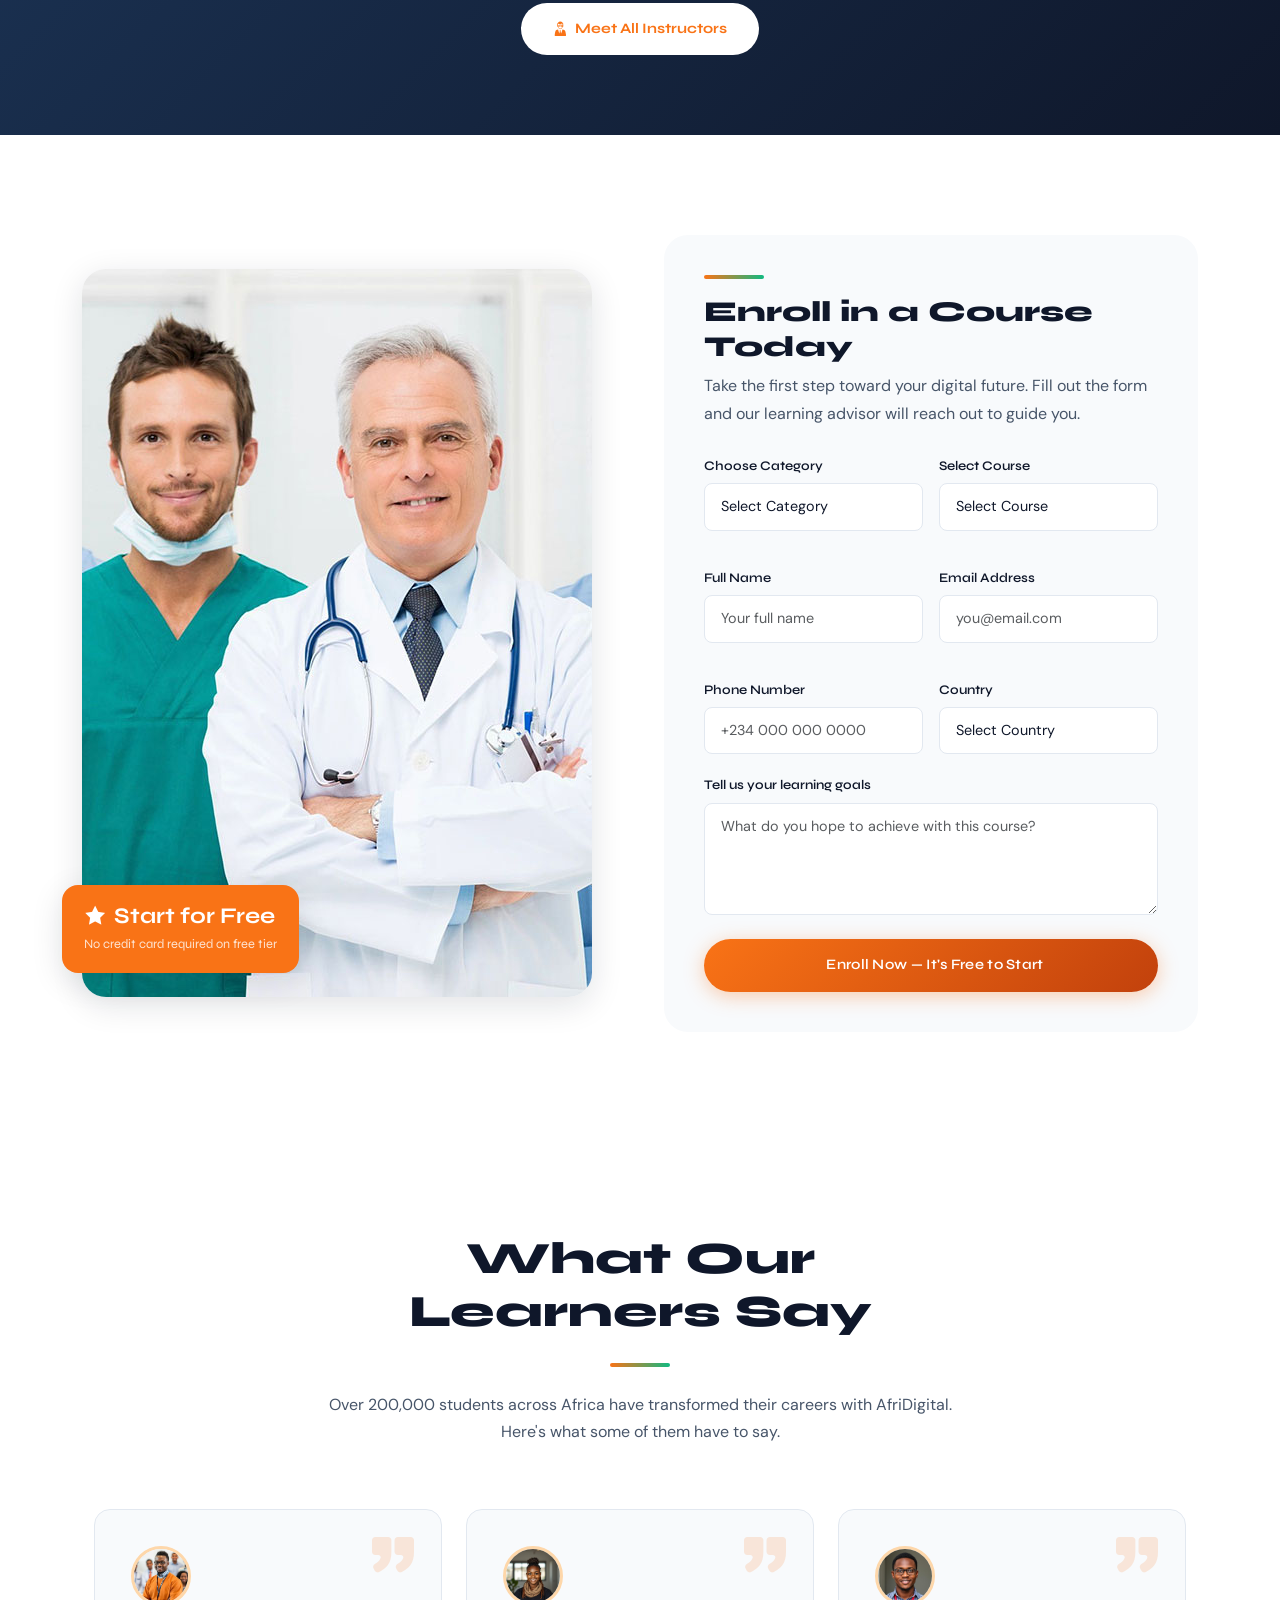
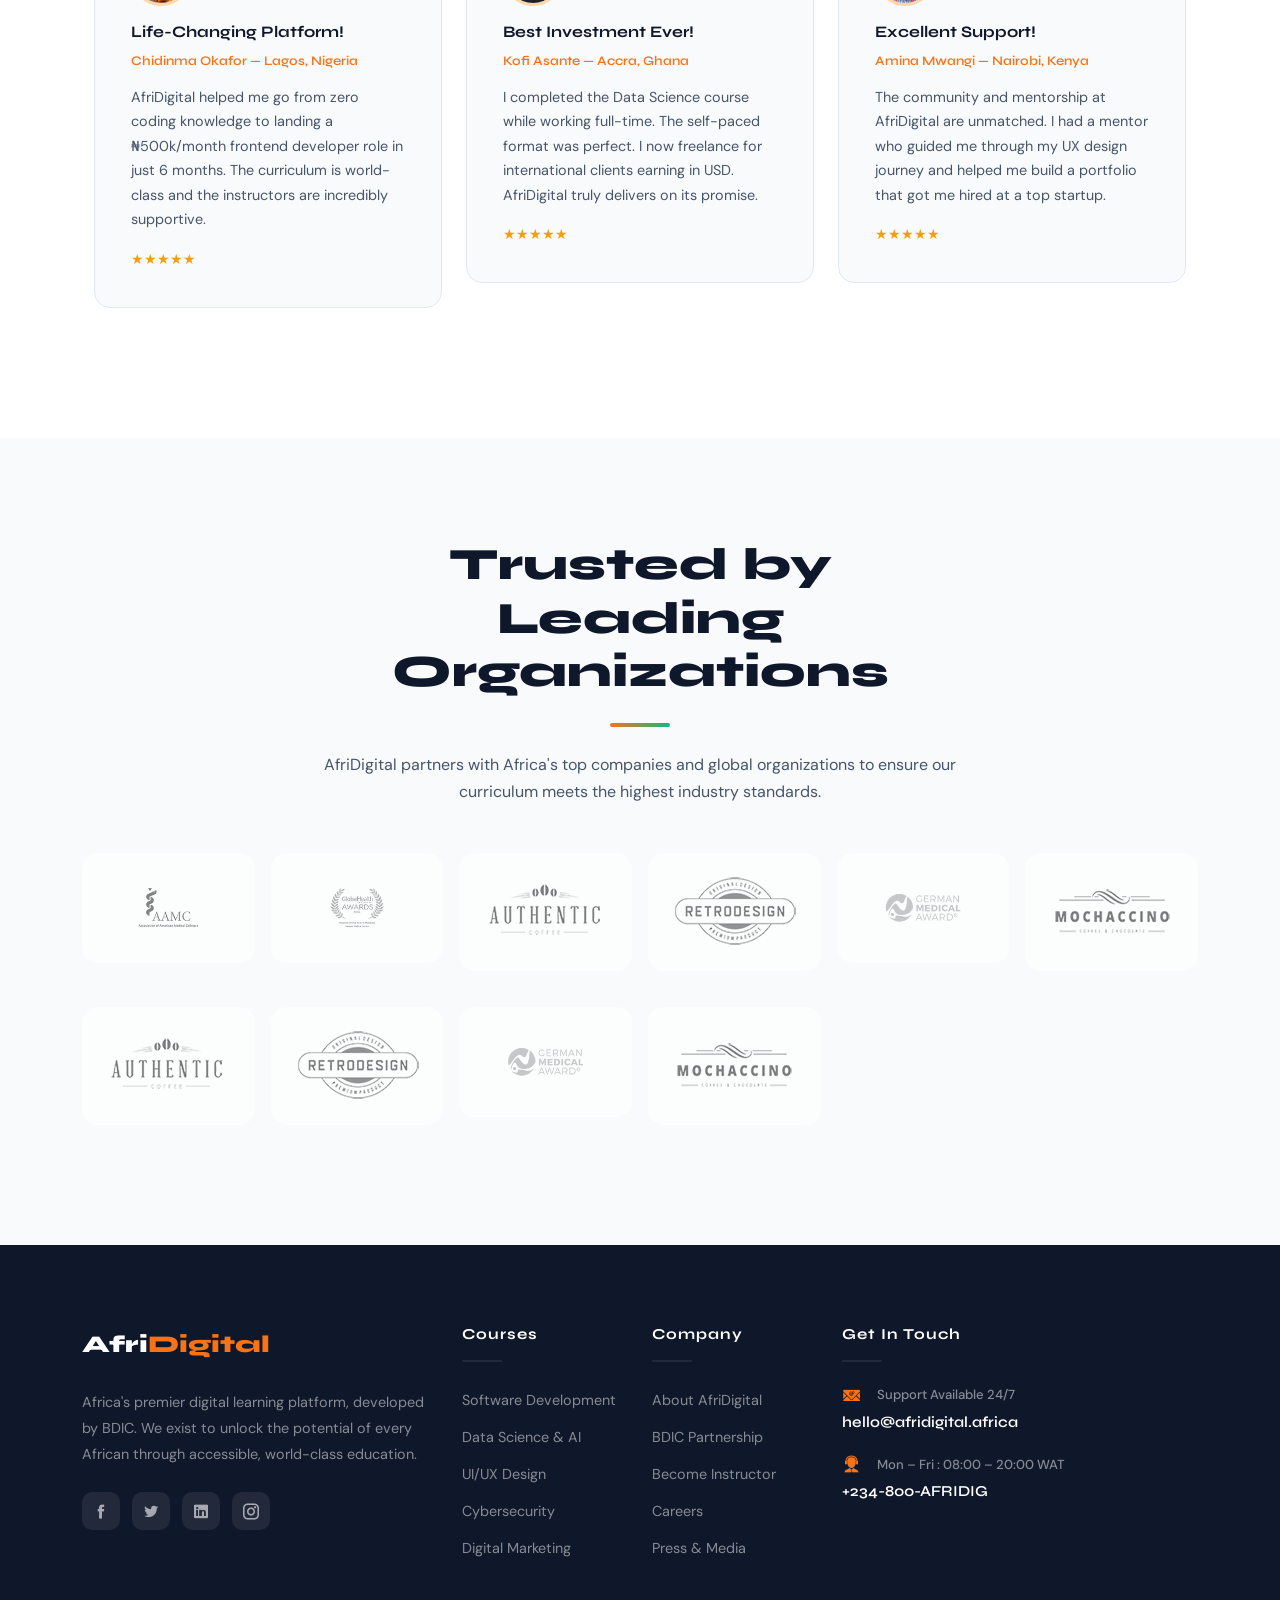
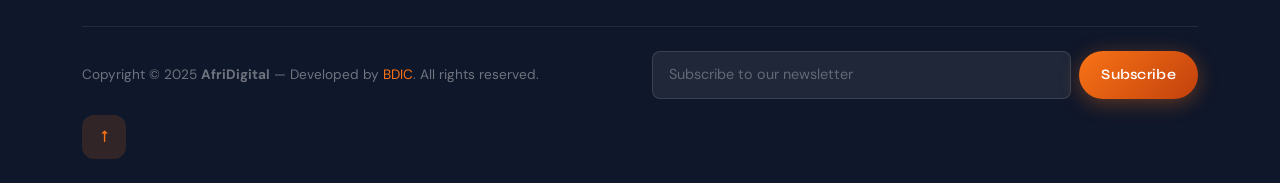
<file: home.html>
<!DOCTYPE html>


<html lang="en">
<head>
  <meta charset="utf-8">
  <title>AfriDigital — Learn. Grow. Excel.</title>
  <meta http-equiv="X-UA-Compatible" content="IE=edge">
  <meta name="description" content="AfriDigital - Africa's premier e-learning platform offering world-class courses in tech, business, design and more.">
  <meta name="viewport" content="width=device-width, initial-scale=1.0, maximum-scale=5.0">
  <meta name="author" content="BDIC">
  <meta name="generator" content="AfriDigital E-Learning Platform v1.0 by BDIC">
  <meta name="theme-name" content="afridigital" />

  <link rel="shortcut icon" type="image/x-icon" href="images/favicon.png" />

  <!-- Bootstrap 5 CSS -->
  <link rel="stylesheet" href="https://cdn.jsdelivr.net/npm/bootstrap@5.3.3/dist/css/bootstrap.min.css">

  <!-- IcoFont -->
  <link rel="stylesheet" href="plugins/icofont/icofont.min.css">

  <!-- Slick Carousel -->
  <link rel="stylesheet" href="plugins/slick-carousel/slick/slick.css">
  <link rel="stylesheet" href="plugins/slick-carousel/slick/slick-theme.css">

  <!-- Google Fonts -->
  <link rel="preconnect" href="https://fonts.googleapis.com">
  <link rel="preconnect" href="https://fonts.gstatic.com" crossorigin>
  <link href="https://fonts.googleapis.com/css2?family=Syne:wght@400;500;600;700;800&family=DM+Sans:ital,opsz,wght@0,9..40,300;0,9..40,400;0,9..40,500;1,9..40,300&display=swap" rel="stylesheet">
  <link rel="stylesheet" href="css/style.css">


</head>

<body id="top">

<!-- =============== HEADER =============== -->
<header>
  <div class="header-top-bar">
    <div class="container">
      <div class="row align-items-center">
        <div class="col-lg-7">
          <ul class="top-bar-info list-inline mb-0">
            <li class="list-inline-item me-4">
              <a href="mailto:hello@afridigital.africa">
                <i class="icofont-email me-2"></i>hello@afridigital.africa
              </a>
            </li>
            <li class="list-inline-item">
              <i class="icofont-globe me-2" style="color:var(--primary)"></i>
              Africa's #1 Digital Learning Platform
            </li>
          </ul>
        </div>
        <div class="col-lg-5 text-lg-end mt-2 mt-lg-0 top-right-bar">
          <a href="courses.html" class="top-bar-cta">
            <i class="icofont-graduation-cap me-1"></i> Browse All Courses
          </a>
        </div>
      </div>
    </div>
  </div>

  <nav class="navbar navbar-expand-lg navigation" id="navbar">
    <div class="container">
      <a class="navbar-brand d-flex align-items-center gap-2" href="index.html">
        <!-- <img src="images/logo.png" alt="AfriDigital Logo" class="img-fluid"> -->
        <span>Afri<em>Digital</em></span>
      </a>

      <button class="navbar-toggler" type="button" data-bs-toggle="collapse" data-bs-target="#navbarmain"
        aria-controls="navbarmain" aria-expanded="false" aria-label="Toggle navigation">
        <i class="icofont-navigation-menu" style="font-size:1.4rem; color:var(--dark)"></i>
      </button>

      <div class="collapse navbar-collapse" id="navbarmain">
        <ul class="navbar-nav ms-auto align-items-lg-center">
          <li class="nav-item active"><a class="nav-link" href="index.html">Home</a></li>
          <li class="nav-item"><a class="nav-link" href="about.html">About</a></li>

          <li class="nav-item dropdown">
            <a class="nav-link dropdown-toggle" href="#" id="dropdown02" role="button"
              data-bs-toggle="dropdown" aria-expanded="false">
              Courses <i class="icofont-thin-down ms-1"></i>
            </a>
            <ul class="dropdown-menu" aria-labelledby="dropdown02">
              <li><a class="dropdown-item" href="courses.html">All Courses</a></li>
              <li><a class="dropdown-item" href="course_single.html">Course Details</a></li>
              <li class="dropdown-submenu">
                <a class="dropdown-item dropdown-toggle" href="#" id="dropdown0301">
                  Categories
                </a>
                <ul class="dropdown-menu">
                  <li><a class="dropdown-item" href="courses.html">Technology</a></li>
                  <li><a class="dropdown-item" href="courses.html">Business</a></li>
                </ul>
              </li>
            </ul>
          </li>

          <li class="nav-item dropdown">
            <a class="nav-link dropdown-toggle" href="#" id="dropdown03" role="button"
              data-bs-toggle="dropdown" aria-expanded="false">
              Instructors <i class="icofont-thin-down ms-1"></i>
            </a>
            <ul class="dropdown-menu" aria-labelledby="dropdown03">
              <li><a class="dropdown-item" href="doctor.html">Meet Instructors</a></li>
              <li><a class="dropdown-item" href="doctor-single.html">Instructor Profile</a></li>
              <li><a class="dropdown-item" href="appoinment.html">Become an Instructor</a></li>
            </ul>
          </li>

          <li class="nav-item dropdown">
            <a class="nav-link dropdown-toggle" href="#" id="dropdown05" role="button"
              data-bs-toggle="dropdown" aria-expanded="false">
              Blog <i class="icofont-thin-down ms-1"></i>
            </a>
            <ul class="dropdown-menu" aria-labelledby="dropdown05">
              <li><a class="dropdown-item" href="blog-sidebar.html">Blog with Sidebar</a></li>
              <li><a class="dropdown-item" href="blog-single.html">Blog Single</a></li>
            </ul>
          </li>

          <li class="nav-item"><a class="nav-link" href="contact.html">Contact</a></li>
          <li class="nav-item"><a class="nav-link btn-nav-cta" href="appoinment.html">Get Started</a></li>
        </ul>
      </div>
    </div>
  </nav>
</header>


<!-- =============== HERO / BANNER =============== -->
<section class="banner">
  <div class="container">
    <div class="row align-items-center">
      <div class="col-lg-6 col-xl-6">
        <div class="block">
          <div class="eyebrow">
            <span class="dot"></span> Developed by BDIC &nbsp;|&nbsp; Africa's Leading EdTech
          </div>
          <h1>Unlock Your <span>Digital Future</span> with AfriDigital</h1>
          <p>Join over 200,000 African learners mastering in-demand skills in technology, business, design, and more — with world-class instructors and industry-recognized certificates.</p>
          <div class="d-flex flex-wrap gap-3">
            <a href="courses.html" class="btn-main">
              Explore Courses <i class="icofont-simple-right"></i>
            </a>
            <a href="about.html" class="btn-secondary-outline" style="color:rgba(255,255,255,0.8); border-color:rgba(255,255,255,0.3)">
              <i class="icofont-play-alt-2"></i> Watch Demo
            </a>
          </div>

          <div class="banner-stats">
            <div class="banner-stat">
              <span class="num">200K+</span>
              <span class="lbl">Students</span>
            </div>
            <div class="banner-stat">
              <span class="num">1,500+</span>
              <span class="lbl">Courses</span>
            </div>
            <div class="banner-stat">
              <span class="num">300+</span>
              <span class="lbl">Instructors</span>
            </div>
            <div class="banner-stat">
              <span class="num">4.9★</span>
              <span class="lbl">Avg Rating</span>
            </div>
          </div>
        </div>
      </div>

      <div class="col-lg-6 col-xl-6 mt-5 mt-lg-0">
        <div class="banner-image-wrap">
          <img src="images/about/img-1.jpeg" alt="Student learning on AfriDigital" class="img-fluid">

          <div class="banner-badge badge-students">
            <div class="badge-icon orange"><i class="icofont-students"></i></div>
            <div>
              <strong>12,000+</strong>
              <span>Enrolled this month</span>
            </div>
          </div>

          <div class="banner-badge badge-rating">
            <div class="badge-icon green"><i class="icofont-star"></i></div>
            <div>
              <strong>Certified Courses</strong>
              <span>Industry-recognized</span>
            </div>
          </div>
        </div>
      </div>
    </div>
  </div>
</section>

<!-- =============== FEATURES STRIP =============== -->
<section class="features">
  <div class="container">
    <div class="row">
      <div class="col-lg-12">
        <div class="feature-block d-lg-flex">

          <div class="feature-item">
            <div class="feature-icon">
              <i class="icofont-graduate-alt"></i>
            </div>
            <span>Self-Paced Learning</span>
            <h4>Learn On Your Schedule</h4>
            <p>Access 1,500+ courses anytime, anywhere. Download lessons for offline learning and study at your own pace — for life.</p>
            <a href="courses.html" class="btn-main" style="padding:10px 22px; font-size:0.82rem">Browse Courses</a>
          </div>

          <div class="feature-item">
            <div class="feature-icon">
              <i class="icofont-ui-clock"></i>
            </div>
            <span>Live Sessions Available</span>
            <h4>Live Class Schedule</h4>
            <ul class="w-hours list-unstyled">
              <li class="d-flex justify-content-between">Mon - Wed : <span>7:00 PM WAT</span></li>
              <li class="d-flex justify-content-between">Thu - Fri : <span>6:00 PM WAT</span></li>
              <li class="d-flex justify-content-between">Sat : <span>10:00 AM WAT</span></li>
            </ul>
          </div>

          <div class="feature-item">
            <div class="feature-icon">
              <i class="icofont-support"></i>
            </div>
            <span>24/7 Support</span>
            <h4>1-800-AFRI-DIG</h4>
            <p>Our learner success team is available round-the-clock to help you stay on track and achieve your learning goals.</p>
          </div>

        </div>
      </div>
    </div>
  </div>
</section>


<!-- =============== ABOUT SECTION =============== -->
<section class="section about">
  <div class="container">
    <div class="row align-items-center g-5">
      <div class="col-lg-4 col-sm-6">
        <div class="about-img">
          <img src="images/about/img-1.jpeg" alt="" class="img-fluid">
          <img src="images/about/img-2.jpg" alt="" class="img-fluid mt-4">
        </div>
      </div>
      <div class="col-lg-4 col-sm-6">
        <div class="about-img">
          <img src="images/about/img-3.jpg" alt="" class="img-fluid">
        </div>
      </div>
      <div class="col-lg-4">
        <div class="about-content ps-lg-4 mt-4 mt-lg-0">
          <div class="tag">About AfriDigital</div>
          <h2>Empowering Africa<br>Through Digital Skills</h2>
          <div class="divider my-4"></div>
          <p>Developed by BDIC, AfriDigital was built with one mission: to democratize quality digital education across Africa. We believe every African deserves access to world-class learning — regardless of location or background.</p>

          <ul class="check-list mt-4 mb-5">
            <li><i class="icofont-check-circled"></i> Industry-relevant curriculum designed with top employers</li>
            <li><i class="icofont-check-circled"></i> Globally recognized certificates upon completion</li>
            <li><i class="icofont-check-circled"></i> Mentorship from Africa's top tech & business leaders</li>
            <li><i class="icofont-check-circled"></i> Community of 200,000+ learners across 30+ countries</li>
          </ul>

          <a href="about.html" class="btn-main">
            Our Story <i class="icofont-simple-right"></i>
          </a>
        </div>
      </div>
    </div>
  </div>
</section>


<!-- =============== STATS SECTION =============== -->
<section class="cta-section">
  <div class="container">
    <div class="row">
      <div class="col-lg-3 col-md-6 col-sm-6">
        <div class="counter-stat">
          <i class="icofont-graduate"></i>
          <span class="h3 counter" data-count="200">0</span>K+
          <p>Happy Learners</p>
        </div>
      </div>
      <div class="col-lg-3 col-md-6 col-sm-6">
        <div class="counter-stat">
          <i class="icofont-book-alt"></i>
          <span class="h3 counter" data-count="1500">0</span>+
          <p>Courses Available</p>
        </div>
      </div>
      <div class="col-lg-3 col-md-6 col-sm-6">
        <div class="counter-stat">
          <i class="icofont-badge"></i>
          <span class="h3 counter" data-count="300">0</span>+
          <p>Expert Instructors</p>
        </div>
      </div>
      <div class="col-lg-3 col-md-6 col-sm-6">
        <div class="counter-stat">
          <i class="icofont-globe"></i>
          <span class="h3 counter" data-count="30">0</span>+
          <p>African Countries</p>
        </div>
      </div>
    </div>
  </div>
</section>


<!-- =============== COURSES SECTION =============== -->
<section class="section service">
  <div class="container">
    <div class="row justify-content-center">
      <div class="col-lg-7 text-center">
        <div class="section-title">
          <h2>Explore Our Top Courses</h2>
          <div class="divider mx-auto my-4"></div>
          <p>Gain in-demand skills taught by Africa's best instructors and global industry experts. Certificates recognised by leading employers worldwide.</p>
        </div>
      </div>
    </div>

    <div class="category-pills">
      <span class="cat-pill active">All Courses</span>
      <span class="cat-pill">Software Dev</span>
      <span class="cat-pill">Data Science</span>
      <span class="cat-pill">Product Design</span>
      <span class="cat-pill">Business</span>
      <span class="cat-pill">Cybersecurity</span>
      <span class="cat-pill">Digital Marketing</span>
    </div>

    <div class="row g-4">

      <div class="col-lg-4 col-md-6">
        <div class="course-card">
          <div class="card-img">
            <img src="images/about/img-1.jpeg" alt="Web Development">
            <span class="card-badge">Bestseller</span>
          </div>
          <div class="card-body">
            <div class="card-category">Software Dev</div>
            <h5>Full-Stack Web Development Bootcamp 2024</h5>
            <div class="instructor">
              <img src="images/team/test-thumb1.jpg" alt=""> Instructor: Emeka Obi
            </div>
            <div class="course-meta">
              <div class="course-rating">
                <span class="stars">★★★★★</span> 4.9 (2,341)
              </div>
              <div class="course-price">
                <span class="original">₦35,000</span>₦19,999
              </div>
            </div>
          </div>
        </div>
      </div>

      <div class="col-lg-4 col-md-6">
        <div class="course-card">
          <div class="card-img">
            <img src="images/about/img-2.jpg" alt="Data Science">
            <span class="card-badge" style="background:var(--accent)">New</span>
          </div>
          <div class="card-body">
            <div class="card-category">Data Science</div>
            <h5>Data Science & Machine Learning with Python</h5>
            <div class="instructor">
              <img src="images/team/test-thumb2.jpg" alt=""> Instructor: Amara Diallo
            </div>
            <div class="course-meta">
              <div class="course-rating">
                <span class="stars">★★★★★</span> 4.8 (1,890)
              </div>
              <div class="course-price">
                <span class="original">₦45,000</span>₦24,999
              </div>
            </div>
          </div>
        </div>
      </div>

      <div class="col-lg-4 col-md-6">
        <div class="course-card">
          <div class="card-img">
            <img src="images/about/img-3.jpg" alt="UI/UX Design">
          </div>
          <div class="card-body">
            <div class="card-category">Product Design</div>
            <h5>UI/UX Design Masterclass: From Zero to Pro</h5>
            <div class="instructor">
              <img src="images/team/test-thumb3.jpg" alt=""> Instructor: Fatima Bello
            </div>
            <div class="course-meta">
              <div class="course-rating">
                <span class="stars">★★★★★</span> 4.9 (3,102)
              </div>
              <div class="course-price">₦17,999</div>
            </div>
          </div>
        </div>
      </div>

      <div class="col-lg-4 col-md-6">
        <div class="course-card">
          <div class="card-img">
            <img src="images/about/img-2.jpg" alt="Cybersecurity">
          </div>
          <div class="card-body">
            <div class="card-category">Cybersecurity</div>
            <h5>Ethical Hacking & Cybersecurity Complete Course</h5>
            <div class="instructor">
              <img src="images/team/test-thumb4.jpg" alt=""> Instructor: Kwame Mensah
            </div>
            <div class="course-meta">
              <div class="course-rating">
                <span class="stars">★★★★☆</span> 4.7 (987)
              </div>
              <div class="course-price">
                <span class="original">₦40,000</span>₦22,499
              </div>
            </div>
          </div>
        </div>
      </div>

      <div class="col-lg-4 col-md-6">
        <div class="course-card">
          <div class="card-img">
            <img src="images/about/img-3.jpg" alt="Digital Marketing">
            <span class="card-badge" style="background:var(--accent-2)">Popular</span>
          </div>
          <div class="card-body">
            <div class="card-category">Digital Marketing</div>
            <h5>Digital Marketing & Social Media Strategy 2024</h5>
            <div class="instructor">
              <img src="images/team/test-thumb1.jpg" alt=""> Instructor: Ngozi Eze
            </div>
            <div class="course-meta">
              <div class="course-rating">
                <span class="stars">★★★★★</span> 4.8 (1,456)
              </div>
              <div class="course-price">₦14,999</div>
            </div>
          </div>
        </div>
      </div>

      <div class="col-lg-4 col-md-6">
        <div class="course-card">
          <div class="card-img">
            <img src="images/about/img-1.jpeg" alt="Business">
          </div>
          <div class="card-body">
            <div class="card-category">Business</div>
            <h5>African Entrepreneurship: Build & Scale Your Business</h5>
            <div class="instructor">
              <img src="images/team/test-thumb2.jpg" alt=""> Instructor: Chidi Okeke
            </div>
            <div class="course-meta">
              <div class="course-rating">
                <span class="stars">★★★★★</span> 5.0 (678)
              </div>
              <div class="course-price">
                <span class="original">₦30,000</span>₦12,999
              </div>
            </div>
          </div>
        </div>
      </div>

    </div>

    <div class="text-center mt-5">
      <a href="courses.html" class="btn-main">
        View All Courses <i class="icofont-simple-right"></i>
      </a>
    </div>
  </div>
</section>


<!-- =============== FEATURED INSTRUCTORS =============== -->
<section class="instructors-strip">
  <div class="container">
    <div class="row justify-content-center mb-5">
      <div class="col-lg-6 text-center">
        <div class="section-title">
          <h2 style="color:var(--white)">Learn from the Best</h2>
          <div class="divider mx-auto my-4"></div>
          <p style="color:rgba(255,255,255,0.55)">Our instructors are Africa's top tech professionals, founders, and educators — bringing real-world expertise to every lesson.</p>
        </div>
      </div>
    </div>
    <div class="row g-3">
      <div class="col-lg-3 col-md-6 col-sm-6">
        <div class="instructor-card">
          <img src="images/team/test-thumb1.jpg" alt="Emeka Obi">
          <h5>Emeka Obi</h5>
          <span>Full-Stack Development</span>
          <p>4,500+ students · 12 courses</p>
        </div>
      </div>
      <div class="col-lg-3 col-md-6 col-sm-6">
        <div class="instructor-card">
          <img src="images/team/test-thumb2.jpg" alt="Amara Diallo">
          <h5>Amara Diallo</h5>
          <span>Data Science & AI</span>
          <p>3,200+ students · 8 courses</p>
        </div>
      </div>
      <div class="col-lg-3 col-md-6 col-sm-6">
        <div class="instructor-card">
          <img src="images/team/test-thumb3.jpg" alt="Fatima Bello">
          <h5>Fatima Bello</h5>
          <span>UI/UX & Product Design</span>
          <p>5,100+ students · 15 courses</p>
        </div>
      </div>
      <div class="col-lg-3 col-md-6 col-sm-6">
        <div class="instructor-card">
          <img src="images/team/test-thumb4.jpg" alt="Kwame Mensah">
          <h5>Kwame Mensah</h5>
          <span>Cybersecurity</span>
          <p>2,800+ students · 6 courses</p>
        </div>
      </div>
    </div>
    <div class="text-center mt-5">
      <a href="doctor.html" class="btn-white">
        <i class="icofont-teacher"></i> Meet All Instructors
      </a>
    </div>
  </div>
</section>


<!-- =============== ENROLLMENT FORM =============== -->
<section class="section appoinment">
  <div class="container">
    <div class="row align-items-center g-5">
      <div class="col-lg-6">
        <div class="enroll-img-wrap">
          <img src="images/about/img-3.jpg" alt="Enroll Now" class="img-fluid">
          <div class="enroll-badge">
            <h2><i class="icofont-star me-2"></i>Start for Free</h2>
            <p>No credit card required on free tier</p>
          </div>
        </div>
      </div>

      <div class="col-lg-6 col-md-10">
        <div class="enrollment-wrap">
          <div class="divider mb-3"></div>
          <h2 class="mb-2">Enroll in a Course Today</h2>
          <p class="mb-4">Take the first step toward your digital future. Fill out the form and our learning advisor will reach out to guide you.</p>

          <form id="enrollmentForm" class="appoinment-form" method="post" action="#">
            <div class="row g-3">
              <div class="col-lg-6">
                <div class="mb-3">
                  <label class="form-label">Choose Category</label>
                  <select class="form-select" id="categorySelect">
                    <option>Select Category</option>
                    <option>Software Development</option>
                    <option>Data Science & AI</option>
                    <option>Product Design</option>
                    <option>Cybersecurity</option>
                    <option>Digital Marketing</option>
                    <option>Business & Entrepreneurship</option>
                  </select>
                </div>
              </div>

              <div class="col-lg-6">
                <div class="mb-3">
                  <label class="form-label">Select Course</label>
                  <select class="form-select" id="courseSelect">
                    <option>Select Course</option>
                    <option>Full-Stack Web Dev Bootcamp</option>
                    <option>Data Science with Python</option>
                    <option>UI/UX Design Masterclass</option>
                    <option>Ethical Hacking</option>
                    <option>Digital Marketing Strategy</option>
                  </select>
                </div>
              </div>

              <div class="col-lg-6">
                <div class="mb-3">
                  <label class="form-label">Full Name</label>
                  <input name="name" id="name" type="text" class="form-control" placeholder="Your full name">
                </div>
              </div>

              <div class="col-lg-6">
                <div class="mb-3">
                  <label class="form-label">Email Address</label>
                  <input name="email" id="email" type="email" class="form-control" placeholder="you@email.com">
                </div>
              </div>

              <div class="col-lg-6">
                <div class="mb-3">
                  <label class="form-label">Phone Number</label>
                  <input name="phone" id="phone" type="tel" class="form-control" placeholder="+234 000 000 0000">
                </div>
              </div>

              <div class="col-lg-6">
                <div class="mb-3">
                  <label class="form-label">Country</label>
                  <select class="form-select">
                    <option>Select Country</option>
                    <option>Nigeria</option>
                    <option>Ghana</option>
                    <option>Kenya</option>
                    <option>South Africa</option>
                    <option>Ethiopia</option>
                    <option>Other African Country</option>
                  </select>
                </div>
              </div>
            </div>

            <div class="mb-4">
              <label class="form-label">Tell us your learning goals</label>
              <textarea name="message" id="message" class="form-control" rows="4" placeholder="What do you hope to achieve with this course?"></textarea>
            </div>

            <button type="submit" class="btn-main w-100 justify-content-center">
              <i class="icofont-graduation-cap"></i> Enroll Now — It's Free to Start
            </button>
          </form>
        </div>
      </div>
    </div>
  </div>
</section>


<!-- =============== TESTIMONIALS =============== -->
<section class="section testimonial-2">
  <div class="container">
    <div class="row justify-content-center">
      <div class="col-lg-7">
        <div class="section-title text-center">
          <h2>What Our Learners Say</h2>
          <div class="divider mx-auto my-4"></div>
          <p>Over 200,000 students across Africa have transformed their careers with AfriDigital. Here's what some of them have to say.</p>
        </div>
      </div>
    </div>
  </div>

  <div class="container mt-5">
    <div class="row align-items-stretch">
      <div class="col-lg-12 testimonial-wrap-2">

        <div class="testimonial-block">
          <i class="icofont-quote-right"></i>
          <div class="testimonial-thumb">
            <img src="images/team/test-thumb1.jpg" alt="">
          </div>
          <div class="client-info">
            <h4>Life-Changing Platform!</h4>
            <span>Chidinma Okafor — Lagos, Nigeria</span>
            <p>AfriDigital helped me go from zero coding knowledge to landing a ₦500k/month frontend developer role in just 6 months. The curriculum is world-class and the instructors are incredibly supportive.</p>
            <div class="testi-stars">★★★★★</div>
          </div>
        </div>

        <div class="testimonial-block">
          <div class="testimonial-thumb">
            <img src="images/team/test-thumb2.jpg" alt="">
          </div>
          <div class="client-info">
            <h4>Best Investment Ever!</h4>
            <span>Kofi Asante — Accra, Ghana</span>
            <p>I completed the Data Science course while working full-time. The self-paced format was perfect. I now freelance for international clients earning in USD. AfriDigital truly delivers on its promise.</p>
            <div class="testi-stars">★★★★★</div>
          </div>
          <i class="icofont-quote-right"></i>
        </div>

        <div class="testimonial-block">
          <div class="testimonial-thumb">
            <img src="images/team/test-thumb3.jpg" alt="">
          </div>
          <div class="client-info">
            <h4>Excellent Support!</h4>
            <span>Amina Mwangi — Nairobi, Kenya</span>
            <p>The community and mentorship at AfriDigital are unmatched. I had a mentor who guided me through my UX design journey and helped me build a portfolio that got me hired at a top startup.</p>
            <div class="testi-stars">★★★★★</div>
          </div>
          <i class="icofont-quote-right"></i>
        </div>

        <div class="testimonial-block">
          <div class="testimonial-thumb">
            <img src="images/team/test-thumb4.jpg" alt="">
          </div>
          <div class="client-info">
            <h4>Highly Recommended!</h4>
            <span>Sipho Dlamini — Johannesburg, SA</span>
            <p>As someone returning to tech after years away, AfriDigital made me feel confident and capable. The structured learning paths and hands-on projects were exactly what I needed to re-enter the industry.</p>
            <div class="testi-stars">★★★★★</div>
          </div>
          <i class="icofont-quote-right"></i>
        </div>

        <div class="testimonial-block">
          <div class="testimonial-thumb">
            <img src="images/team/test-thumb1.jpg" alt="">
          </div>
          <div class="client-info">
            <h4>Worth Every Kobo!</h4>
            <span>Tunde Abiodun — Abuja, Nigeria</span>
            <p>The pricing is so fair for the quality of content you get. I've tried Coursera and Udemy, but AfriDigital actually understands the African context and makes the examples relatable. 10/10!</p>
            <div class="testi-stars">★★★★★</div>
          </div>
          <i class="icofont-quote-right"></i>
        </div>

      </div>
    </div>
  </div>
</section>


<!-- =============== PARTNERS =============== -->
<section class="section clients">
  <div class="container">
    <div class="row justify-content-center">
      <div class="col-lg-7">
        <div class="section-title text-center">
          <h2>Trusted by Leading Organizations</h2>
          <div class="divider mx-auto my-4"></div>
          <p>AfriDigital partners with Africa's top companies and global organizations to ensure our curriculum meets the highest industry standards.</p>
        </div>
      </div>
    </div>
    <div class="row clients-logo g-3 mt-3">
      <div class="col-lg-2 col-md-4 col-4">
        <div class="client-thumb"><img src="images/about/1.png" alt="" class="img-fluid"></div>
      </div>
      <div class="col-lg-2 col-md-4 col-4">
        <div class="client-thumb"><img src="images/about/2.png" alt="" class="img-fluid"></div>
      </div>
      <div class="col-lg-2 col-md-4 col-4">
        <div class="client-thumb"><img src="images/about/3.png" alt="" class="img-fluid"></div>
      </div>
      <div class="col-lg-2 col-md-4 col-4">
        <div class="client-thumb"><img src="images/about/4.png" alt="" class="img-fluid"></div>
      </div>
      <div class="col-lg-2 col-md-4 col-4">
        <div class="client-thumb"><img src="images/about/5.png" alt="" class="img-fluid"></div>
      </div>
      <div class="col-lg-2 col-md-4 col-4">
        <div class="client-thumb"><img src="images/about/6.png" alt="" class="img-fluid"></div>
      </div>
      <div class="col-lg-2 col-md-4 col-4">
        <div class="client-thumb"><img src="images/about/3.png" alt="" class="img-fluid"></div>
      </div>
      <div class="col-lg-2 col-md-4 col-4">
        <div class="client-thumb"><img src="images/about/4.png" alt="" class="img-fluid"></div>
      </div>
      <div class="col-lg-2 col-md-4 col-4">
        <div class="client-thumb"><img src="images/about/5.png" alt="" class="img-fluid"></div>
      </div>
      <div class="col-lg-2 col-md-4 col-4">
        <div class="client-thumb"><img src="images/about/6.png" alt="" class="img-fluid"></div>
      </div>
    </div>
  </div>
</section>


<!-- =============== FOOTER =============== -->
<footer class="footer section gray-bg">
  <div class="container">
    <div class="row g-4">

      <div class="col-lg-4 col-sm-6">
        <div class="widget mb-5 mb-lg-0">
          <div class="logo mb-4 d-flex align-items-center gap-2">
            <!-- <img src="images/logo.png" alt="AfriDigital" class="img-fluid"> -->
            <span class="logo-text">Afri<em>Digital</em></span>
          </div>
          <p>Africa's premier digital learning platform, developed by BDIC. We exist to unlock the potential of every African through accessible, world-class education.</p>
          <ul class="list-inline footer-socials mt-4">
            <li class="list-inline-item">
              <a href="https://www.facebook.com/" title="Facebook"><i class="icofont-facebook"></i></a>
            </li>
            <li class="list-inline-item">
              <a href="https://twitter.com/" title="Twitter"><i class="icofont-twitter"></i></a>
            </li>
            <li class="list-inline-item">
              <a href="https://www.linkedin.com/" title="LinkedIn"><i class="icofont-linkedin"></i></a>
            </li>
            <li class="list-inline-item">
              <a href="https://www.instagram.com/" title="Instagram"><i class="icofont-instagram"></i></a>
            </li>
          </ul>
        </div>
      </div>

      <div class="col-lg-2 col-md-6 col-sm-6">
        <div class="widget mb-5 mb-lg-0">
          <h4 class="text-capitalize mb-3">Courses</h4>
          <div class="divider mb-4"></div>
          <ul class="list-unstyled footer-menu">
            <li><a href="#!">Software Development</a></li>
            <li><a href="#!">Data Science & AI</a></li>
            <li><a href="#!">UI/UX Design</a></li>
            <li><a href="#!">Cybersecurity</a></li>
            <li><a href="#!">Digital Marketing</a></li>
          </ul>
        </div>
      </div>

      <div class="col-lg-2 col-md-6 col-sm-6">
        <div class="widget mb-5 mb-lg-0">
          <h4 class="text-capitalize mb-3">Company</h4>
          <div class="divider mb-4"></div>
          <ul class="list-unstyled footer-menu">
            <li><a href="#!">About AfriDigital</a></li>
            <li><a href="#!">BDIC Partnership</a></li>
            <li><a href="#!">Become Instructor</a></li>
            <li><a href="#!">Careers</a></li>
            <li><a href="#!">Press & Media</a></li>
          </ul>
        </div>
      </div>

      <div class="col-lg-3 col-md-6 col-sm-6">
        <div class="widget widget-contact mb-5 mb-lg-0">
          <h4 class="text-capitalize mb-3">Get in Touch</h4>
          <div class="divider mb-4"></div>

          <div class="footer-contact-block mb-4">
            <div class="icon d-flex align-items-center gap-3">
              <i class="icofont-email"></i>
              <span class="h6 mb-0">Support Available 24/7</span>
            </div>
            <h4 class="mt-2"><a href="mailto:hello@afridigital.africa">hello@afridigital.africa</a></h4>
          </div>

          <div class="footer-contact-block">
            <div class="icon d-flex align-items-center gap-3">
              <i class="icofont-support"></i>
              <span class="h6 mb-0">Mon – Fri : 08:00 – 20:00 WAT</span>
            </div>
            <h4 class="mt-2"><a href="tel:+234-800-AFRIDIG">+234-800-AFRIDIG</a></h4>
          </div>
        </div>
      </div>
    </div>

    <div class="footer-btm py-4 mt-5">
      <div class="row align-items-center justify-content-between">
        <div class="col-lg-6">
          <div class="copyright">
            Copyright &copy; 2025 <strong>AfriDigital</strong> — Developed by
            <a href="#">BDIC</a>. All rights reserved.
          </div>
        </div>
        <div class="col-lg-6">
          <div class="subscribe-form text-lg-end mt-4 mt-lg-0">
            <form action="#" class="subscribe">
              <input type="email" class="form-control" placeholder="Subscribe to our newsletter" required>
              <button type="submit" class="btn-main" style="padding:12px 22px; white-space:nowrap">Subscribe</button>
            </form>
          </div>
        </div>
      </div>

      <div class="row mt-3">
        <div class="col-lg-4">
          <a class="backtop" href="#top">
            <i class="icofont-long-arrow-up"></i>
          </a>
        </div>
      </div>
    </div>
  </div>
</footer>


<!-- =============== SCRIPTS =============== -->
<!-- Bootstrap 5 Bundle (no jQuery needed) -->
<script src="https://cdn.jsdelivr.net/npm/bootstrap@5.3.3/dist/js/bootstrap.bundle.min.js"></script>

<!-- Slick Carousel (still requires jQuery) -->
<script src="plugins/jquery/jquery.js"></script>
<script src="plugins/slick-carousel/slick/slick.min.js"></script>
<script src="plugins/shuffle/shuffle.min.js"></script>

<!-- Scroll-triggered navbar -->
<script>
  // Navbar scroll effect
  window.addEventListener('scroll', function() {
    const nav = document.getElementById('navbar');
    if (window.scrollY > 80) {
      nav.classList.add('scrolled');
    } else {
      nav.classList.remove('scrolled');
    }
  });

  // Counter animation
  function animateCounters() {
    const counters = document.querySelectorAll('.counter');
    counters.forEach(counter => {
      const target = parseInt(counter.getAttribute('data-count'));
      const duration = 2000;
      const step = target / (duration / 16);
      let current = 0;
      const timer = setInterval(() => {
        current += step;
        if (current >= target) {
          counter.textContent = target;
          clearInterval(timer);
        } else {
          counter.textContent = Math.floor(current);
        }
      }, 16);
    });
  }

  // Trigger counter when section is in view
  const ctaSection = document.querySelector('.cta-section');
  const observer = new IntersectionObserver((entries) => {
    entries.forEach(entry => {
      if (entry.isIntersecting) {
        animateCounters();
        observer.unobserve(entry.target);
      }
    });
  }, { threshold: 0.3 });

  if (ctaSection) observer.observe(ctaSection);

  // Testimonials slider via Slick (if jQuery loaded)
  document.addEventListener('DOMContentLoaded', function() {
    if (typeof $ !== 'undefined' && $.fn.slick) {
      $('.testimonial-wrap-2').slick({
        infinite: true,
        slidesToShow: 3,
        slidesToScroll: 1,
        autoplay: true,
        autoplaySpeed: 4000,
        dots: true,
        arrows: false,
        responsive: [
          { breakpoint: 992, settings: { slidesToShow: 2 } },
          { breakpoint: 576, settings: { slidesToShow: 1 } }
        ]
      });
    }
  });

  // Category pill filter
  document.querySelectorAll('.cat-pill').forEach(pill => {
    pill.addEventListener('click', function() {
      document.querySelectorAll('.cat-pill').forEach(p => p.classList.remove('active'));
      this.classList.add('active');
    });
  });

  // Bootstrap 5: enable dropdowns on hover for desktop
  if (window.innerWidth >= 992) {
    document.querySelectorAll('.navbar .nav-item.dropdown').forEach(function(el) {
      el.addEventListener('mouseenter', function() {
        new bootstrap.Dropdown(el.querySelector('[data-bs-toggle="dropdown"]')).show();
      });
      el.addEventListener('mouseleave', function() {
        const d = bootstrap.Dropdown.getInstance(el.querySelector('[data-bs-toggle="dropdown"]'));
        if (d) d.hide();
      });
    });
  }

  // Smooth scroll back to top
  document.querySelector('.backtop')?.addEventListener('click', function(e) {
    e.preventDefault();
    window.scrollTo({ top: 0, behavior: 'smooth' });
  });
</script>

</body>
</html>
</file>
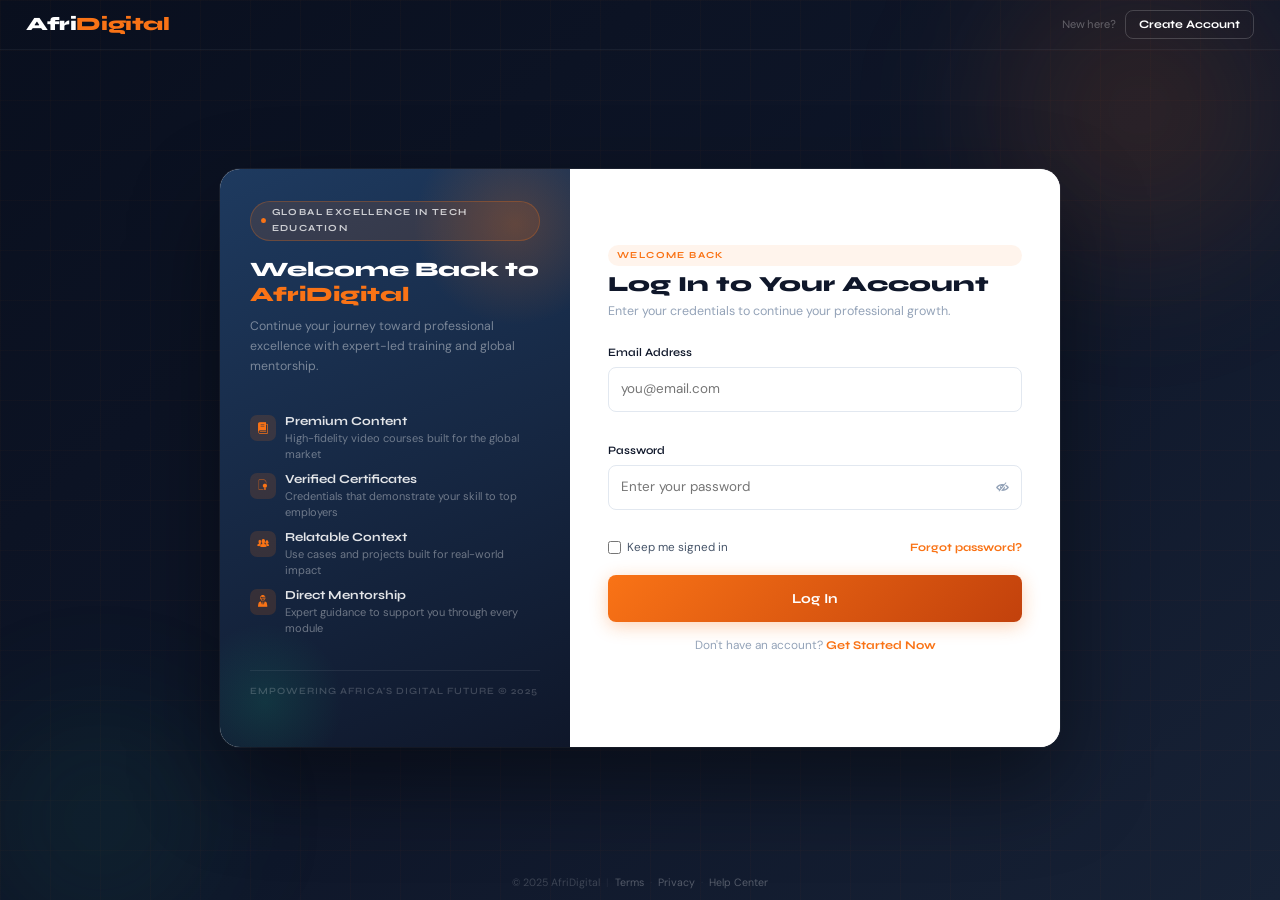
<file: login.html>
<!DOCTYPE html>
<html lang="en">
<head>
  <meta charset="utf-8">
  <title>Log In — AfriDigital</title>
  <meta http-equiv="X-UA-Compatible" content="IE=edge">
  <meta name="description" content="Log in to your AfriDigital account and continue learning.">
  <meta name="viewport" content="width=device-width, initial-scale=1.0, maximum-scale=5.0">
  <link rel="shortcut icon" type="image/x-icon" href="images/favicon.png" />
  <link rel="stylesheet" href="https://cdn.jsdelivr.net/npm/bootstrap@5.3.3/dist/css/bootstrap.min.css">
  <link rel="stylesheet" href="plugins/icofont/icofont.min.css">
  <link rel="preconnect" href="https://fonts.googleapis.com">
  <link rel="preconnect" href="https://fonts.gstatic.com" crossorigin>
  <link href="https://fonts.googleapis.com/css2?family=Syne:wght@400;500;600;700;800&family=DM+Sans:ital,opsz,wght@0,9..40,300;0,9..40,400;0,9..40,500;1,9..40,300&display=swap" rel="stylesheet">
  <link rel="stylesheet" href="css/style.css">

  <style>
    /* ── TOKENS ─────────────────────────────────────── */
    :root {
      --p:   #F97316; --pd: #C2410C;
      --acc: #10B981; --sec: #1E3A5F;
      --dk:  #0F172A; --gm:  #E2E8F0;
      --tm:  #94A3B8; --tb:  #475569;
      --wh:  #FFFFFF;
      --ffd: 'Syne', sans-serif;
      --ffb: 'DM Sans', sans-serif;
      --ez:  cubic-bezier(.4,0,.2,1);
      --rs:  8px; --rm: 14px; --rl: 20px;
    }

    /* ── STRICT LOCK ─────────────────────────────────── */
    *, *::before, *::after { box-sizing: border-box; margin: 0; padding: 0; }
    html, body { height: 100%; overflow: hidden; }
    body { font-family: var(--ffb); color: var(--tb); background: var(--dk); }

    /* ── BG ─────────────────────────────────────────── */
    .pg-bg {
      position: fixed; inset: 0; z-index: 0;
      background: linear-gradient(140deg, #090f1e 0%, #0f172a 55%, #172236 100%);
    }
    .pg-bg::before {
      content: ''; position: absolute; inset: 0;
      background-image:
        linear-gradient(rgba(249,115,22,.022) 1px, transparent 1px),
        linear-gradient(90deg, rgba(249,115,22,.022) 1px, transparent 1px);
      background-size: 50px 50px;
      animation: gmove 28s linear infinite;
    }
    @keyframes gmove { to { background-position: 50px 50px; } }
    .orb { position: absolute; border-radius: 50%; filter: blur(55px); pointer-events: none; }
    .orb-a {
      width: 460px; height: 460px; top: -120px; right: -90px;
      background: radial-gradient(circle, rgba(249,115,22,.16) 0%, transparent 68%);
      animation: breathe 9s ease-in-out infinite;
    }
    .orb-b {
      width: 340px; height: 340px; bottom: -90px; left: -70px;
      background: radial-gradient(circle, rgba(16,185,129,.1) 0%, transparent 68%);
      animation: breathe 13s ease-in-out infinite reverse;
    }
    @keyframes breathe { 0%,100%{transform:scale(1);opacity:1;} 50%{transform:scale(1.1);opacity:.7;} }

    /* ── PAGE GRID ───────────────────────────────────── */
    /* Exact 3-row grid: topbar + main + footer = 100vh */
    .pg {
      position: relative; z-index: 1;
      height: 100vh;
      display: grid;
      grid-template-rows: 50px 1fr 34px;
    }

    /* ── TOP BAR ─────────────────────────────────────── */
    .abar {
      display: flex; align-items: center; justify-content: space-between;
      padding: 0 26px;
      border-bottom: 1px solid rgba(255,255,255,.05);
    }
    .alogo {
      font-family: var(--ffd); font-size: 1.18rem; font-weight: 800;
      letter-spacing: -.4px; color: #fff; text-decoration: none;
    }
    .alogo em { color: var(--p); font-style: normal; }
    .abar-r {
      display: flex; align-items: center; gap: 9px;
      font-family: var(--ffd); font-size: .72rem; color: rgba(255,255,255,.3);
    }
    .abar-r a {
      font-weight: 700; font-size: .72rem; color: #fff;
      border: 1.5px solid rgba(255,255,255,.18); border-radius: var(--rs);
      padding: 4px 13px; text-decoration: none; transition: all .22s var(--ez);
    }
    .abar-r a:hover { border-color: var(--p); color: var(--p); background: rgba(249,115,22,.1); }

    /* ── MAIN CENTRED ────────────────────────────────── */
    .amain {
      display: flex; align-items: center; justify-content: center;
      padding: 16px 20px; min-height: 0;
    }

    /* ── CARD ────────────────────────────────────────── */
    .acard {
      width: 100%; max-width: 840px;
      display: grid; grid-template-columns: 5fr 7fr;
      background: rgba(255,255,255,.97);
      border-radius: var(--rl); overflow: hidden;
      box-shadow: 0 36px 90px rgba(0,0,0,.45), 0 0 0 1px rgba(255,255,255,.07);
      /* Never grow taller than available space */
      max-height: calc(100vh - 50px - 34px - 32px);
    }

    /* ── LEFT PANEL ──────────────────────────────────── */
    .lp {
      background: linear-gradient(158deg, var(--sec) 0%, var(--dk) 100%);
      padding: 32px 30px;
      display: flex; flex-direction: column;
      position: relative; overflow: hidden;
    }
    .lp::before {
      content: ''; position: absolute; top: -55px; right: -55px;
      width: 220px; height: 220px;
      background: radial-gradient(circle, rgba(249,115,22,.22) 0%, transparent 65%);
      border-radius: 50%;
    }
    .lp::after {
      content: ''; position: absolute; bottom: -40px; left: -40px;
      width: 170px; height: 170px;
      background: radial-gradient(circle, rgba(16,185,129,.14) 0%, transparent 65%);
      border-radius: 50%;
    }
    .lp-in {
      position: relative; z-index: 2;
      flex: 1; display: flex; flex-direction: column;
    }

    .lp-badge {
      display: inline-flex; align-items: center; gap: 6px;
      background: rgba(249,115,22,.12); border: 1px solid rgba(249,115,22,.26);
      color: rgba(255,255,255,.75);
      font-family: var(--ffd); font-size: .58rem; font-weight: 700;
      letter-spacing: 1.4px; text-transform: uppercase;
      padding: 3px 10px; border-radius: 30px; margin-bottom: 16px;
    }
    .lp-badge .dot {
      width: 5px; height: 5px; background: var(--p);
      border-radius: 50%; animation: blink 2s infinite;
    }
    @keyframes blink { 0%,100%{opacity:1} 50%{opacity:.2} }

    .lp h2 {
      font-family: var(--ffd); color: #fff;
      font-size: 1.28rem; font-weight: 800; line-height: 1.22;
      margin-bottom: 9px;
    }
    .lp h2 em { color: var(--p); font-style: normal; }
    .lp-sub {
      color: rgba(255,255,255,.42); font-size: .77rem; line-height: 1.65;
    }

    .lp-list {
      list-style: none; padding: 0;
      margin-top: 22px; flex: 1;
      display: flex; flex-direction: column; gap: 10px;
    }
    .lp-list li { display: flex; align-items: flex-start; gap: 9px; }
    .fico {
      width: 26px; height: 26px; flex-shrink: 0;
      background: rgba(249,115,22,.15); border-radius: 7px;
      display: flex; align-items: center; justify-content: center;
      color: var(--p); font-size: .74rem; margin-top: 1px;
    }
    .fcopy { display: flex; flex-direction: column; }
    .fcopy strong {
      font-family: var(--ffd); color: rgba(255,255,255,.88);
      font-size: .77rem; font-weight: 700; line-height: 1.2;
    }
    .fcopy span { color: rgba(255,255,255,.38); font-size: .69rem; line-height: 1.45; margin-top: 1px; }

    .lp-rule { height: 1px; background: rgba(255,255,255,.07); margin: 18px 0 12px; }
    .lp-foot {
      font-family: var(--ffd); font-size: .6rem; font-weight: 600;
      color: rgba(255,255,255,.2); text-transform: uppercase; letter-spacing: 1px;
    }

    /* ── RIGHT PANEL ─────────────────────────────────── */
    .rp {
      padding: 34px 38px;
      display: flex; flex-direction: column; justify-content: center;
      background: var(--wh); min-height: 0;
    }

    .rp-eye {
      display: inline-block;
      font-family: var(--ffd); font-size: .58rem; font-weight: 700;
      letter-spacing: 1.4px; text-transform: uppercase;
      color: var(--p); background: rgba(249,115,22,.08);
      padding: 3px 9px; border-radius: 20px; margin-bottom: 6px;
    }
    .rp h3 {
      font-family: var(--ffd); font-size: 1.35rem; font-weight: 800;
      color: var(--dk); margin-bottom: 3px; line-height: 1.2;
    }
    .rp-desc { color: var(--tm); font-size: .78rem; margin-bottom: 20px; }

    /* Field atoms */
    .fl { font-family: var(--ffd); font-weight: 600; font-size: .71rem; color: var(--dk); margin-bottom: 5px; display: block; }
    .fi {
      width: 100%; border: 1.5px solid var(--gm); border-radius: var(--rs);
      padding: 10px 12px; font-family: var(--ffb); font-size: .84rem; color: var(--dk);
      background: #fff; outline: none;
      transition: border-color .22s var(--ez), box-shadow .22s var(--ez);
    }
    .fi:focus { border-color: var(--p); box-shadow: 0 0 0 3px rgba(249,115,22,.11); }
    .fi.ok  { border-color: var(--acc); }
    .fi.err { border-color: #EF4444; }
    .fe { font-size: .67rem; color: #EF4444; min-height: 14px; display: block; margin-top: 3px; }

    /* Password */
    .pw { position: relative; }
    .pw .fi { padding-right: 40px; }
    .pw-eye {
      position: absolute; right: 10px; top: 50%; transform: translateY(-50%);
      background: none; border: none; cursor: pointer;
      color: var(--tm); font-size: .92rem;
      display: flex; align-items: center; transition: color .2s; padding: 2px;
    }
    .pw-eye:hover { color: var(--p); }

    /* Options */
    .fopts {
      display: flex; align-items: center; justify-content: space-between;
      margin: 11px 0 17px;
    }
    .fopts-l { display: flex; align-items: center; gap: 6px; }
    .fopts-l input[type=checkbox] { accent-color: var(--p); width: 13px; height: 13px; cursor: pointer; }
    .fopts-l label { font-size: .73rem; color: var(--tb); cursor: pointer; }
    .fopts-r { font-family: var(--ffd); font-weight: 700; font-size: .71rem; color: var(--p); text-decoration: none; }
    .fopts-r:hover { text-decoration: underline; color: var(--pd); }

    /* Submit */
    .btn-go {
      width: 100%;
      background: linear-gradient(135deg, var(--p), var(--pd));
      color: #fff; padding: 12px;
      border-radius: var(--rs);
      font-family: var(--ffd); font-weight: 700; font-size: .86rem;
      border: none; cursor: pointer;
      display: flex; align-items: center; justify-content: center; gap: 7px;
      box-shadow: 0 4px 18px rgba(249,115,22,.32);
      transition: all .22s var(--ez); letter-spacing: .3px;
    }
    .btn-go:hover { transform: translateY(-2px); box-shadow: 0 8px 24px rgba(249,115,22,.42); }
    .btn-go:active { transform: none; }

    /* Redirect */
    .redir { text-align: center; margin-top: 13px; font-size: .74rem; color: var(--tm); }
    .redir a { color: var(--p); font-family: var(--ffd); font-weight: 700; text-decoration: none; }
    .redir a:hover { text-decoration: underline; }

    /* ── FOOTER ─────────────────────────────────────── */
    .afoot {
      display: flex; align-items: center; justify-content: center;
      gap: 6px; font-size: .66rem; color: rgba(255,255,255,.18);
    }
    .afoot a { color: rgba(255,255,255,.28); text-decoration: none; transition: color .2s; }
    .afoot a:hover { color: var(--p); }
    .afoot .s { opacity: .35; }

    /* ── RESPONSIVE ──────────────────────────────────── */
    /* Tablet & mobile: single column, left panel hidden */
    @media (max-width: 768px) {
      html, body { overflow: auto; }
      .pg { height: auto; min-height: 100dvh; grid-template-rows: 50px auto 34px; }
      .acard { grid-template-columns: 1fr; max-height: none; }
      .lp { display: none; }
      .rp { padding: 30px 22px; }
      .amain { align-items: flex-start; padding: 20px 16px; }
    }

    /* Short landscape / small laptops — stay locked, just compress spacing */
    @media (max-height: 700px) and (min-width: 769px) {
      .lp { padding: 24px 26px; }
      .rp { padding: 24px 32px; }
      .lp-list { gap: 7px; margin-top: 16px; }
      .lp-badge { margin-bottom: 12px; }
      .lp h2 { font-size: 1.15rem; margin-bottom: 7px; }
      .rp-desc { margin-bottom: 14px; }
      .fopts { margin: 8px 0 12px; }
      .lp-rule { margin: 14px 0 10px; }
    }

    /* Very short screens: allow scroll as last resort */
    @media (max-height: 540px) and (min-width: 769px) {
      html, body { overflow: auto; }
      .pg { height: auto; min-height: 100vh; }
      .acard { max-height: none; }
      .amain { align-items: flex-start; }
    }
  </style>
</head>
<body>
  <div class="pg-bg">
    <div class="orb orb-a"></div>
    <div class="orb orb-b"></div>
  </div>

  <div class="pg">

    <header class="abar">
      <a href="index.html" class="alogo">Afri<em>Digital</em></a>
      <div class="abar-r">
        <span>New here?</span>
        <a href="register.html">Create Account</a>
      </div>
    </header>

    <main class="amain">
      <div class="acard">

        <div class="lp">
          <div class="lp-in">
            <span class="lp-badge"><span class="dot"></span>Global Excellence in Tech Education</span>

            <h2>Welcome Back to <em>AfriDigital</em></h2>
            <p class="lp-sub">Continue your journey toward professional excellence with expert-led training and global mentorship.</p>

            <ul class="lp-list">
              <li>
                <span class="fico"><i class="icofont-book-alt"></i></span>
                <div class="fcopy">
                  <strong>Premium Content</strong>
                  <span>High-fidelity video courses built for the global market</span>
                </div>
              </li>
              <li>
                <span class="fico"><i class="icofont-certificate"></i></span>
                <div class="fcopy">
                  <strong>Verified Certificates</strong>
                  <span>Credentials that demonstrate your skill to top employers</span>
                </div>
              </li>
              <li>
                <span class="fico"><i class="icofont-users-alt-5"></i></span>
                <div class="fcopy">
                  <strong>Relatable Context</strong>
                  <span>Use cases and projects built for real-world impact</span>
                </div>
              </li>
              <li>
                <span class="fico"><i class="icofont-teacher"></i></span>
                <div class="fcopy">
                  <strong>Direct Mentorship</strong>
                  <span>Expert guidance to support you through every module</span>
                </div>
              </li>
            </ul>

            <div class="lp-rule"></div>
            <p class="lp-foot">Empowering Africa's Digital Future &copy; 2025</p>
          </div>
        </div>

        <div class="rp">
          <span class="rp-eye">Welcome back</span>
          <h3>Log In to Your Account</h3>
          <p class="rp-desc">Enter your credentials to continue your professional growth.</p>

          <form id="loginForm" novalidate>
            <div style="margin-bottom:12px">
              <label class="fl" for="loginEmail">Email Address</label>
              <input class="fi" type="email" id="loginEmail" placeholder="you@email.com" required>
              <span class="fe" id="emailErr"></span>
            </div>

            <div>
              <label class="fl" for="loginPass">Password</label>
              <div class="pw">
                <input class="fi" type="password" id="loginPass" placeholder="Enter your password" required>
                <button type="button" class="pw-eye" id="pwBtn" aria-label="Toggle password">
                  <i class="icofont-eye-blocked"></i>
                </button>
              </div>
              <span class="fe" id="passErr"></span>
            </div>

            <div class="fopts">
              <div class="fopts-l">
                <input type="checkbox" id="rememberMe">
                <label for="rememberMe">Keep me signed in</label>
              </div>
              <a href="forgot-password.html" class="fopts-r">Forgot password?</a>
            </div>

            <button type="submit" class="btn-go">
               Log In 
            </button>
          </form>

          <p class="redir">
            Don't have an account?&nbsp;<a href="register.html">Get Started Now</a>
          </p>
        </div>

      </div>
    </main>

    <footer class="afoot">
      <span>&copy; 2025 AfriDigital</span>
      <span class="s">|</span>
      <a href="#">Terms</a>
      <span class="s">&middot;</span>
      <a href="#">Privacy</a>
      <span class="s">&middot;</span>
      <a href="contact.html">Help Center</a>
    </footer>

  </div>
  </body>
</html>
</file>
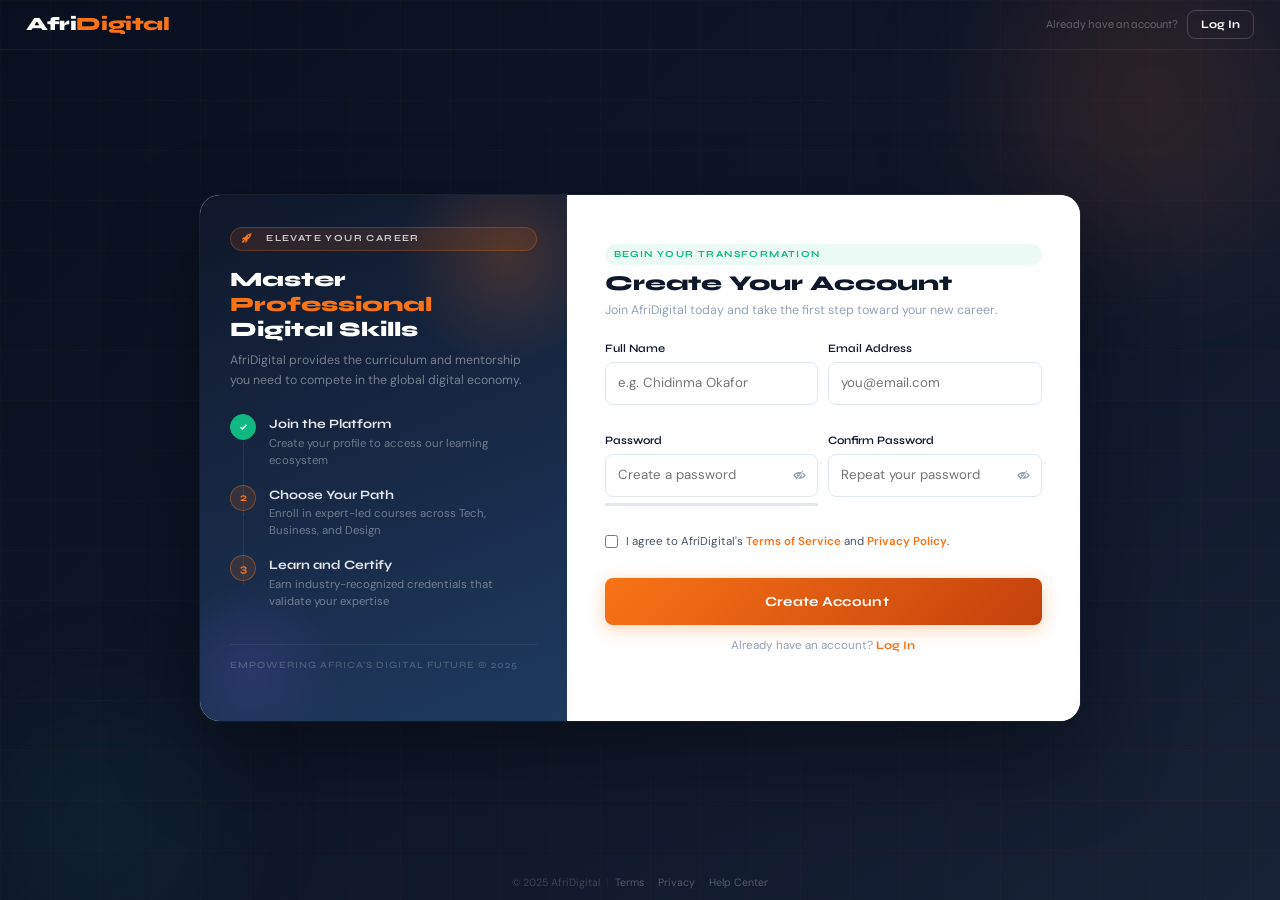
<file: register.html>
<!DOCTYPE html>
<html lang="en">
<head>
  <meta charset="utf-8">
  <title>Create Account — AfriDigital</title>
  <meta http-equiv="X-UA-Compatible" content="IE=edge">
  <meta name="description" content="Create your free AfriDigital account and start learning today.">
  <meta name="viewport" content="width=device-width, initial-scale=1.0, maximum-scale=5.0">
  <link rel="shortcut icon" type="image/x-icon" href="images/favicon.png" />
  <link rel="stylesheet" href="https://cdn.jsdelivr.net/npm/bootstrap@5.3.3/dist/css/bootstrap.min.css">
  <link rel="stylesheet" href="plugins/icofont/icofont.min.css">
  <link rel="preconnect" href="https://fonts.googleapis.com">
  <link rel="preconnect" href="https://fonts.gstatic.com" crossorigin>
  <link href="https://fonts.googleapis.com/css2?family=Syne:wght@400;500;600;700;800&family=DM+Sans:ital,opsz,wght@0,9..40,300;0,9..40,400;0,9..40,500;1,9..40,300&display=swap" rel="stylesheet">
  <link rel="stylesheet" href="css/style.css">

  <style>
    /* ── TOKENS ─────────────────────────────────────── */
    :root {
      --p:   #F97316; --pd: #C2410C;
      --acc: #10B981; --sec: #1E3A5F;
      --dk:  #0F172A; --gm:  #E2E8F0;
      --tm:  #94A3B8; --tb:  #475569;
      --wh:  #FFFFFF;
      --ffd: 'Syne', sans-serif;
      --ffb: 'DM Sans', sans-serif;
      --ez:  cubic-bezier(.4,0,.2,1);
      --rs:  8px; --rm: 14px; --rl: 20px;
    }

    /* ── STRICT LOCK ─────────────────────────────────── */
    *, *::before, *::after { box-sizing: border-box; margin: 0; padding: 0; }
    html, body { height: 100%; overflow: hidden; }
    body { font-family: var(--ffb); color: var(--tb); background: var(--dk); }

    /* ── BG ─────────────────────────────────────────── */
    .pg-bg {
      position: fixed; inset: 0; z-index: 0;
      background: linear-gradient(140deg, #090f1e 0%, #0f172a 55%, #172236 100%);
    }
    .pg-bg::before {
      content: ''; position: absolute; inset: 0;
      background-image:
        linear-gradient(rgba(249,115,22,.022) 1px, transparent 1px),
        linear-gradient(90deg, rgba(249,115,22,.022) 1px, transparent 1px);
      background-size: 50px 50px;
      animation: gmove 28s linear infinite;
    }
    @keyframes gmove { to { background-position: 50px 50px; } }
    .orb { position: absolute; border-radius: 50%; filter: blur(55px); pointer-events: none; }
    .orb-a {
      width: 460px; height: 460px; top: -130px; right: -100px;
      background: radial-gradient(circle, rgba(249,115,22,.16) 0%, transparent 68%);
      animation: breathe 9s ease-in-out infinite;
    }
    .orb-b {
      width: 340px; height: 340px; bottom: -90px; left: -70px;
      background: radial-gradient(circle, rgba(16,185,129,.1) 0%, transparent 68%);
      animation: breathe 13s ease-in-out infinite reverse;
    }
    @keyframes breathe { 0%,100%{transform:scale(1);opacity:1;} 50%{transform:scale(1.1);opacity:.7;} }

    /* ── PAGE GRID ───────────────────────────────────── */
    .pg {
      position: relative; z-index: 1;
      height: 100vh;
      display: grid;
      grid-template-rows: 50px 1fr 34px;
    }

    /* ── TOP BAR ─────────────────────────────────────── */
    .abar {
      display: flex; align-items: center; justify-content: space-between;
      padding: 0 26px;
      border-bottom: 1px solid rgba(255,255,255,.05);
    }
    .alogo {
      font-family: var(--ffd); font-size: 1.18rem; font-weight: 800;
      letter-spacing: -.4px; color: #fff; text-decoration: none;
    }
    .alogo em { color: var(--p); font-style: normal; }
    .abar-r {
      display: flex; align-items: center; gap: 9px;
      font-family: var(--ffd); font-size: .72rem; color: rgba(255,255,255,.3);
    }
    .abar-r a {
      font-weight: 700; font-size: .72rem; color: #fff;
      border: 1.5px solid rgba(255,255,255,.18); border-radius: var(--rs);
      padding: 4px 13px; text-decoration: none; transition: all .22s var(--ez);
    }
    .abar-r a:hover { border-color: var(--p); color: var(--p); background: rgba(249,115,22,.1); }

    /* ── MAIN ────────────────────────────────────────── */
    .amain {
      display: flex; align-items: center; justify-content: center;
      padding: 16px 20px; min-height: 0;
    }

    /* ── CARD ────────────────────────────────────────── */
    .acard {
      width: 100%; max-width: 880px;
      display: grid; grid-template-columns: 5fr 7fr;
      background: rgba(255,255,255,.97);
      border-radius: var(--rl); overflow: hidden;
      box-shadow: 0 36px 90px rgba(0,0,0,.45), 0 0 0 1px rgba(255,255,255,.07);
      max-height: calc(100vh - 50px - 34px - 32px);
    }

    /* ── LEFT PANEL ──────────────────────────────────── */
    .lp {
      background: linear-gradient(158deg, var(--dk) 0%, var(--sec) 100%);
      padding: 32px 30px;
      display: flex; flex-direction: column;
      position: relative; overflow: hidden;
    }
    .lp::before {
      content: ''; position: absolute; top: -60px; right: -60px;
      width: 240px; height: 240px;
      background: radial-gradient(circle, rgba(249,115,22,.2) 0%, transparent 65%);
      border-radius: 50%;
    }
    .lp::after {
      content: ''; position: absolute; bottom: -45px; left: -45px;
      width: 190px; height: 190px;
      background: radial-gradient(circle, rgba(139,92,246,.14) 0%, transparent 65%);
      border-radius: 50%;
    }
    .lp-in {
      position: relative; z-index: 2;
      flex: 1; display: flex; flex-direction: column;
    }

    .lp-badge {
      display: inline-flex; align-items: center; gap: 6px;
      background: rgba(249,115,22,.12); border: 1px solid rgba(249,115,22,.26);
      color: rgba(255,255,255,.75);
      font-family: var(--ffd); font-size: .58rem; font-weight: 700;
      letter-spacing: 1.4px; text-transform: uppercase;
      padding: 3px 10px; border-radius: 30px; margin-bottom: 16px;
    }
    .lp-badge i { font-size: .7rem; color: var(--p); }

    .lp h2 {
      font-family: var(--ffd); color: #fff;
      font-size: 1.28rem; font-weight: 800; line-height: 1.22;
      margin-bottom: 8px;
    }
    .lp h2 em { color: var(--p); font-style: normal; }
    .lp-sub { color: rgba(255,255,255,.42); font-size: .77rem; line-height: 1.65; margin-bottom: 0; }

    /* Steps */
    .lp-steps {
      list-style: none; padding: 0;
      margin-top: 24px; flex: 1;
      display: flex; flex-direction: column; gap: 0;
    }
    .lp-step {
      display: flex; align-items: flex-start; gap: 13px;
      position: relative;
    }
    /* Connecting line between steps */
    .lp-step:not(:last-child)::after {
      content: '';
      position: absolute;
      left: 13px; /* half of 26px num circle */
      top: 28px;
      width: 1px;
      height: calc(100% + 2px);
      background: rgba(255,255,255,.08);
    }
    .lp-step { padding-bottom: 16px; }
    .lp-step:last-child { padding-bottom: 0; }

    .step-num {
      width: 26px; height: 26px; border-radius: 50%; flex-shrink: 0;
      display: flex; align-items: center; justify-content: center;
      font-family: var(--ffd); font-weight: 700; font-size: .7rem;
      border: 1.5px solid rgba(249,115,22,.38);
      background: rgba(249,115,22,.14); color: var(--p);
      position: relative; z-index: 1;
    }
    .step-num.done {
      background: var(--acc); border-color: var(--acc); color: #fff;
    }
    .step-body { display: flex; flex-direction: column; padding-top: 3px; }
    .step-body strong {
      font-family: var(--ffd); color: rgba(255,255,255,.88);
      font-size: .8rem; font-weight: 700; line-height: 1.2;
    }
    .step-body span { color: rgba(255,255,255,.38); font-size: .71rem; line-height: 1.5; margin-top: 2px; }

    .lp-rule { height: 1px; background: rgba(255,255,255,.07); margin: 18px 0 12px; }
    .lp-foot {
      font-family: var(--ffd); font-size: .6rem; font-weight: 600;
      color: rgba(255,255,255,.2); text-transform: uppercase; letter-spacing: 1px;
    }

    /* ── RIGHT PANEL ─────────────────────────────────── */
    .rp {
      padding: 32px 38px;
      display: flex; flex-direction: column; justify-content: center;
      background: var(--wh); min-height: 0;
      overflow: hidden; /* prevent internal scroll */
    }

    .rp-eye {
      display: inline-block;
      font-family: var(--ffd); font-size: .58rem; font-weight: 700;
      letter-spacing: 1.4px; text-transform: uppercase;
      color: var(--acc); background: rgba(16,185,129,.08);
      padding: 3px 9px; border-radius: 20px; margin-bottom: 6px;
    }
    .rp h3 {
      font-family: var(--ffd); font-size: 1.32rem; font-weight: 800;
      color: var(--dk); margin-bottom: 3px; line-height: 1.2;
    }
    .rp-desc { color: var(--tm); font-size: .78rem; margin-bottom: 18px; }

    /* Field atoms */
    .fl { font-family: var(--ffd); font-weight: 600; font-size: .71rem; color: var(--dk); margin-bottom: 4px; display: block; }
    .fi {
      width: 100%; border: 1.5px solid var(--gm); border-radius: var(--rs);
      padding: 9px 12px; font-family: var(--ffb); font-size: .83rem; color: var(--dk);
      background: #fff; outline: none;
      transition: border-color .22s var(--ez), box-shadow .22s var(--ez);
    }
    .fi:focus { border-color: var(--acc); box-shadow: 0 0 0 3px rgba(16,185,129,.11); }
    .fi.ok  { border-color: var(--acc); }
    .fi.err { border-color: #EF4444; }
    .fe { font-size: .66rem; color: #EF4444; min-height: 14px; display: block; margin-top: 2px; }

    /* Password wrapper */
    .pw { position: relative; }
    .pw .fi { padding-right: 40px; }
    .pw-eye {
      position: absolute; right: 10px; top: 50%; transform: translateY(-50%);
      background: none; border: none; cursor: pointer;
      color: var(--tm); font-size: .9rem;
      display: flex; align-items: center; transition: color .2s; padding: 2px;
    }
    .pw-eye:hover { color: var(--acc); }

    /* Strength bar */
    .str-bar-wrap { height: 3px; background: var(--gm); border-radius: 3px; margin-top: 6px; overflow: hidden; }
    .str-bar { height: 100%; border-radius: 3px; width: 0; transition: width .3s var(--ez), background .3s; }
    .str-lbl { font-family: var(--ffd); font-size: .62rem; font-weight: 600; margin-top: 3px; display: block; }

    /* Terms */
    .terms-row { display: flex; align-items: flex-start; gap: 8px; margin-top: 2px; }
    .terms-row input[type=checkbox] { accent-color: var(--acc); width: 13px; height: 13px; margin-top: 2px; flex-shrink: 0; cursor: pointer; }
    .terms-row label { font-size: .72rem; color: var(--tb); cursor: pointer; line-height: 1.5; }
    .terms-row label a { color: var(--p); font-weight: 600; text-decoration: none; }
    .terms-row label a:hover { text-decoration: underline; }

    /* Submit */
    .btn-go {
      width: 100%;
      background: linear-gradient(135deg, var(--p), var(--pd));
      color: #fff; padding: 12px;
      border-radius: var(--rs);
      font-family: var(--ffd); font-weight: 700; font-size: .86rem;
      border: none; cursor: pointer;
      display: flex; align-items: center; justify-content: center; gap: 7px;
      box-shadow: 0 4px 18px rgba(249,115,22,.32);
      transition: all .22s var(--ez); letter-spacing: .3px;
    }
    .btn-go:hover { transform: translateY(-2px); box-shadow: 0 8px 24px rgba(249,115,22,.42); }
    .btn-go:active { transform: none; }

    /* Redirect */
    .redir { text-align: center; margin-top: 11px; font-size: .73rem; color: var(--tm); }
    .redir a { color: var(--p); font-family: var(--ffd); font-weight: 700; text-decoration: none; }
    .redir a:hover { text-decoration: underline; }

    /* ── FOOTER ─────────────────────────────────────── */
    .afoot {
      display: flex; align-items: center; justify-content: center;
      gap: 6px; font-size: .66rem; color: rgba(255,255,255,.18);
    }
    .afoot a { color: rgba(255,255,255,.28); text-decoration: none; transition: color .2s; }
    .afoot a:hover { color: var(--p); }
    .afoot .s { opacity: .35; }

    /* ── RESPONSIVE ──────────────────────────────────── */
    @media (max-width: 768px) {
      html, body { overflow: auto; }
      .pg { height: auto; min-height: 100dvh; grid-template-rows: 50px auto 34px; }
      .acard { grid-template-columns: 1fr; max-height: none; }
      .lp { display: none; }
      .rp { padding: 28px 22px; }
      .amain { align-items: flex-start; padding: 20px 16px; }
    }

    /* Short screens — compress spacing but keep locked */
    @media (max-height: 700px) and (min-width: 769px) {
      .lp { padding: 24px 26px; }
      .rp { padding: 24px 32px; }
      .lp-steps { margin-top: 18px; }
      .lp-step { padding-bottom: 12px; }
      .lp-badge { margin-bottom: 12px; }
      .lp h2 { font-size: 1.15rem; margin-bottom: 7px; }
      .rp-desc { margin-bottom: 13px; }
      .lp-rule { margin: 14px 0 10px; }
      .fi { padding: 8px 11px; }
    }

    /* Very short — last resort scroll */
    @media (max-height: 540px) and (min-width: 769px) {
      html, body { overflow: auto; }
      .pg { height: auto; min-height: 100vh; }
      .acard { max-height: none; }
      .amain { align-items: flex-start; }
    }
  </style>
</head>
<body>
  <div class="pg-bg">
    <div class="orb orb-a"></div>
    <div class="orb orb-b"></div>
  </div>

  <div class="pg">

    <header class="abar">
      <a href="index.html" class="alogo">Afri<em>Digital</em></a>
      <div class="abar-r">
        <span>Already have an account?</span>
        <a href="login.html">Log In</a>
      </div>
    </header>

    <main class="amain">
      <div class="acard">

        <div class="lp">
          <div class="lp-in">
            <span class="lp-badge"><i class="icofont-rocket-alt-2"></i>&nbsp; Elevate Your Career</span>

            <h2>Master <em>Professional</em> Digital Skills</h2>
            <p class="lp-sub">AfriDigital provides the curriculum and mentorship you need to compete in the global digital economy.</p>

            <ul class="lp-steps">
              <li class="lp-step">
                <span class="step-num done"><i class="icofont-check"></i></span>
                <div class="step-body">
                  <strong>Join the Platform</strong>
                  <span>Create your profile to access our learning ecosystem</span>
                </div>
              </li>
              <li class="lp-step">
                <span class="step-num">2</span>
                <div class="step-body">
                  <strong>Choose Your Path</strong>
                  <span>Enroll in expert-led courses across Tech, Business, and Design</span>
                </div>
              </li>
              <li class="lp-step">
                <span class="step-num">3</span>
                <div class="step-body">
                  <strong>Learn and Certify</strong>
                  <span>Earn industry-recognized credentials that validate your expertise</span>
                </div>
              </li>
            </ul>

            <div class="lp-rule"></div>
            <p class="lp-foot">Empowering Africa's Digital Future &copy; 2025</p>
          </div>
        </div>

        <div class="rp">
          <span class="rp-eye">Begin your transformation</span>
          <h3>Create Your Account</h3>
          <p class="rp-desc">Join AfriDigital today and take the first step toward your new career.</p>

          <form id="regForm" novalidate>
            <div style="display:grid; grid-template-columns:1fr 1fr; gap:10px; margin-bottom:10px">
              <div>
                <label class="fl" for="fullName">Full Name</label>
                <input class="fi" type="text" id="fullName" placeholder="e.g. Chidinma Okafor" required>
                <span class="fe" id="nameErr"></span>
              </div>
              <div>
                <label class="fl" for="regEmail">Email Address</label>
                <input class="fi" type="email" id="regEmail" placeholder="you@email.com" required>
                <span class="fe" id="emailErr"></span>
              </div>
            </div>

            <div style="display:grid; grid-template-columns:1fr 1fr; gap:10px; margin-bottom:10px">
              <div>
                <label class="fl" for="regPass">Password</label>
                <div class="pw">
                  <input class="fi" type="password" id="regPass" placeholder="Create a password" required>
                  <button type="button" class="pw-eye" id="pwBtn1" aria-label="Show password"><i class="icofont-eye-blocked"></i></button>
                </div>
                <div class="str-bar-wrap"><div class="str-bar" id="strBar"></div></div>
                <span class="str-lbl" id="strLbl"></span>
                <span class="fe" id="passErr"></span>
              </div>
              <div>
                <label class="fl" for="confPass">Confirm Password</label>
                <div class="pw">
                  <input class="fi" type="password" id="confPass" placeholder="Repeat your password" required>
                  <button type="button" class="pw-eye" id="pwBtn2" aria-label="Show confirm"><i class="icofont-eye-blocked"></i></button>
                </div>
                <span class="fe" id="confErr"></span>
              </div>
            </div>

            <div class="terms-row" style="margin-bottom:14px">
              <input type="checkbox" id="terms" required>
              <label for="terms">
                I agree to AfriDigital's <a href="#">Terms of Service</a> and <a href="#">Privacy Policy</a>.
              </label>
            </div>
            <span class="fe" id="termsErr" style="margin-top:-10px; margin-bottom:10px; display:block"></span>

            <button type="submit" class="btn-go">
              <i class="icofont-graduation-cap"></i>  Create Account
            </button>
          </form>

          <p class="redir">
            Already have an account?&nbsp;<a href="login.html">Log In</a>
          </p>
        </div>

      </div>
    </main>

    <footer class="afoot">
      <span>&copy; 2025 AfriDigital</span>
      <span class="s">|</span>
      <a href="#">Terms</a>
      <span class="s">&middot;</span>
      <a href="#">Privacy</a>
      <span class="s">&middot;</span>
      <a href="contact.html">Help Center</a>
    </footer>

  </div>
  </body>
</html>
</file>
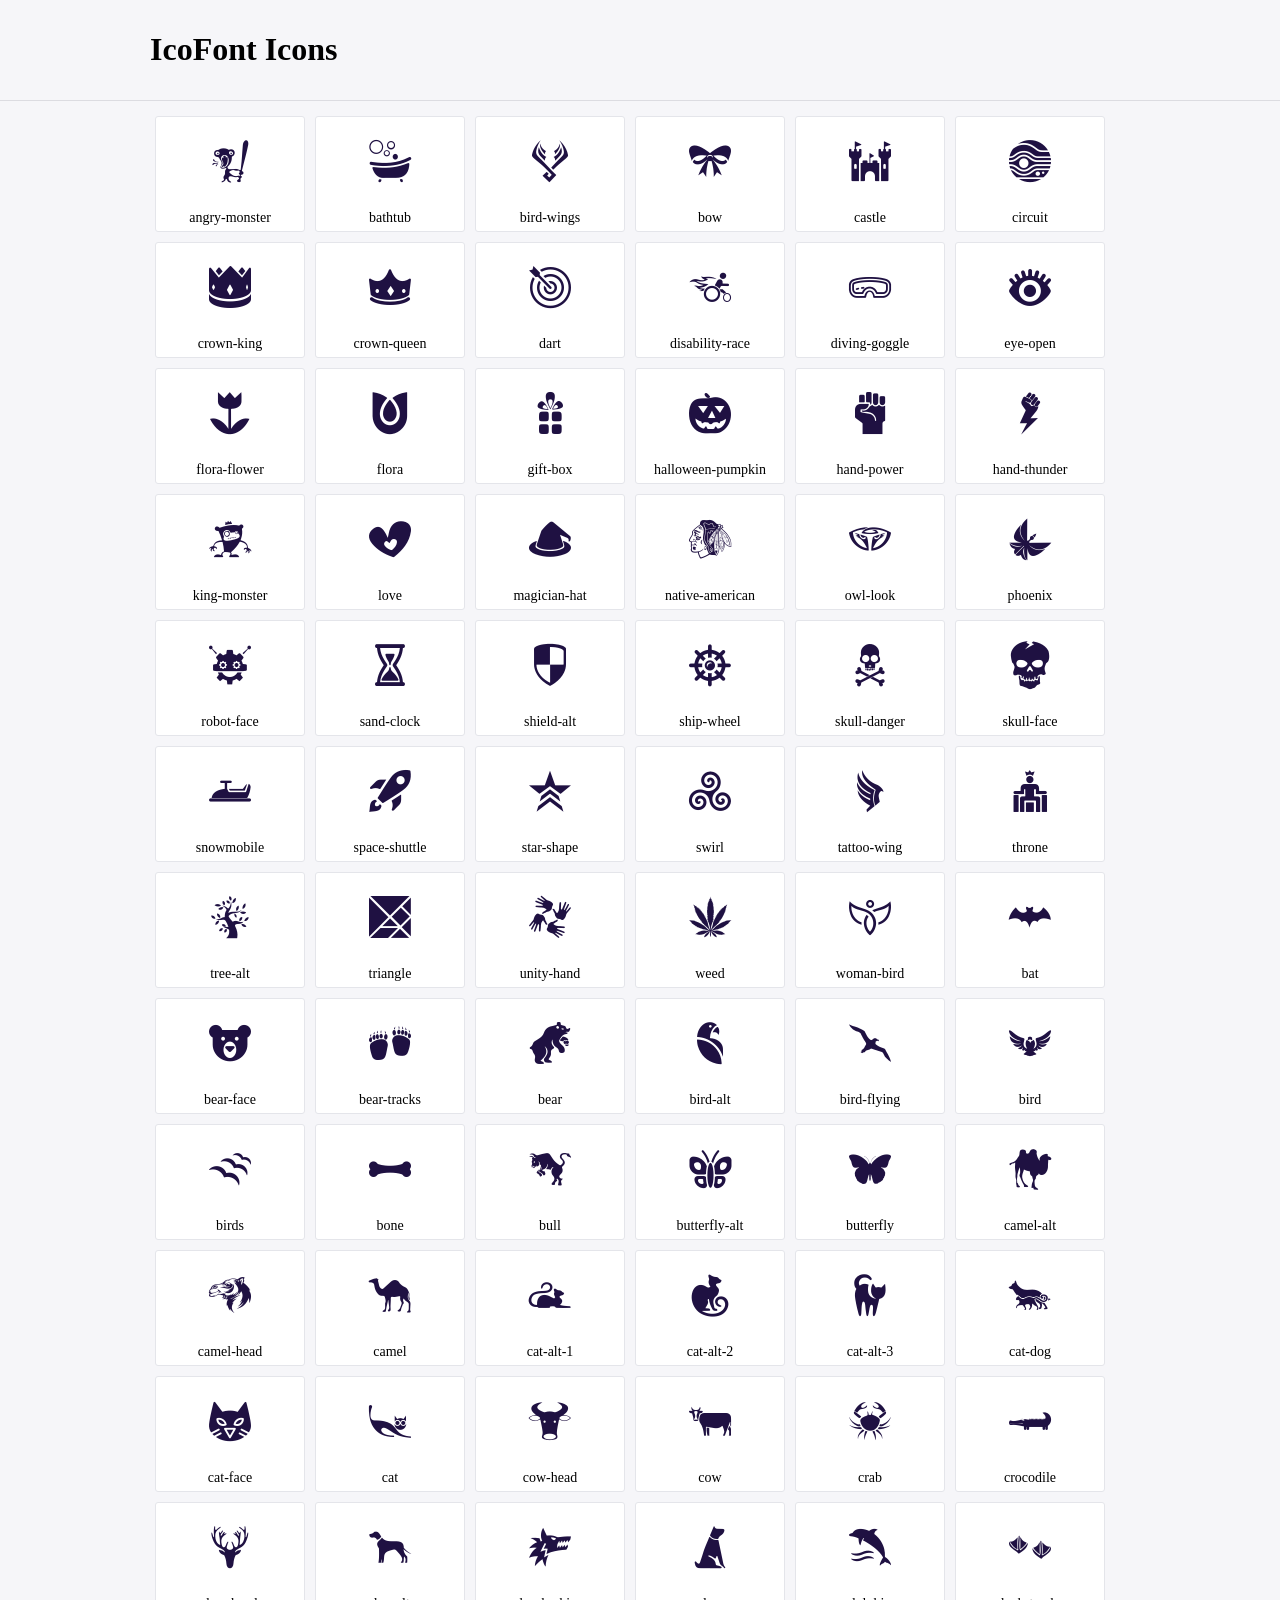
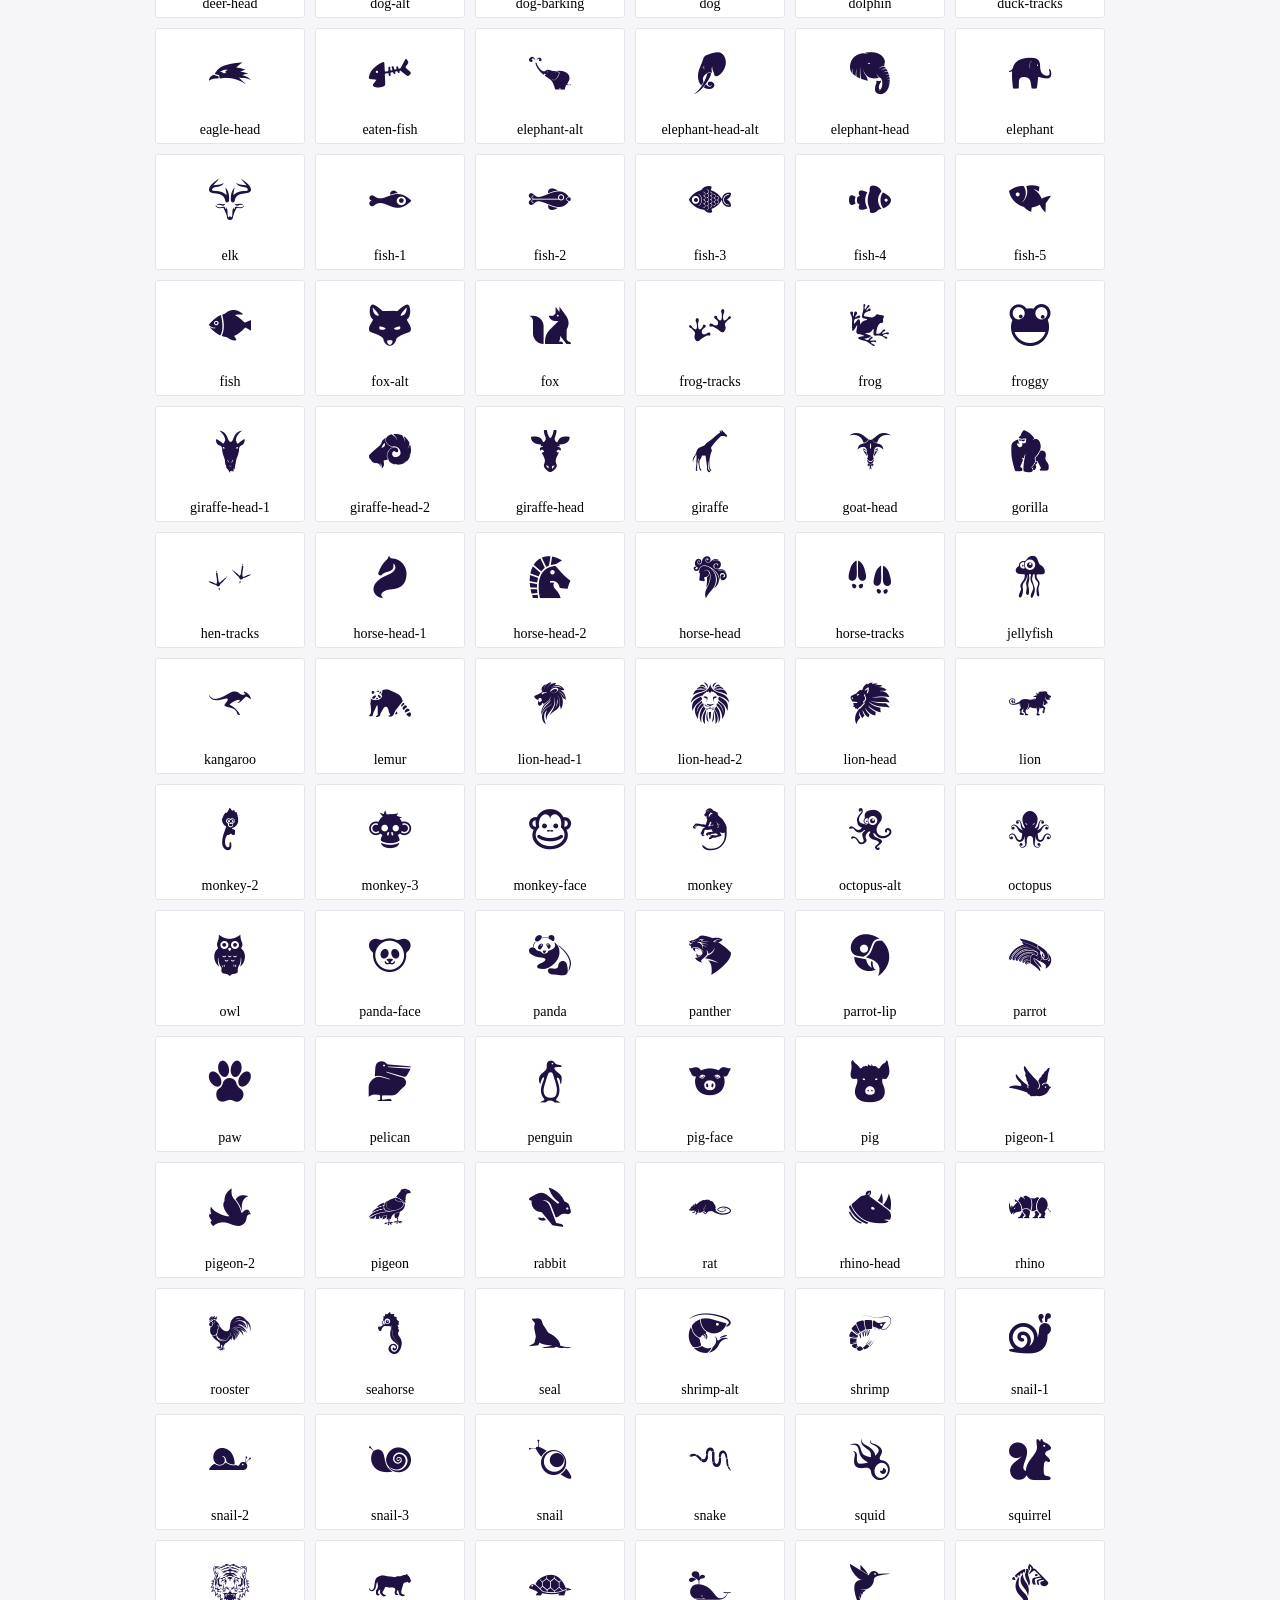
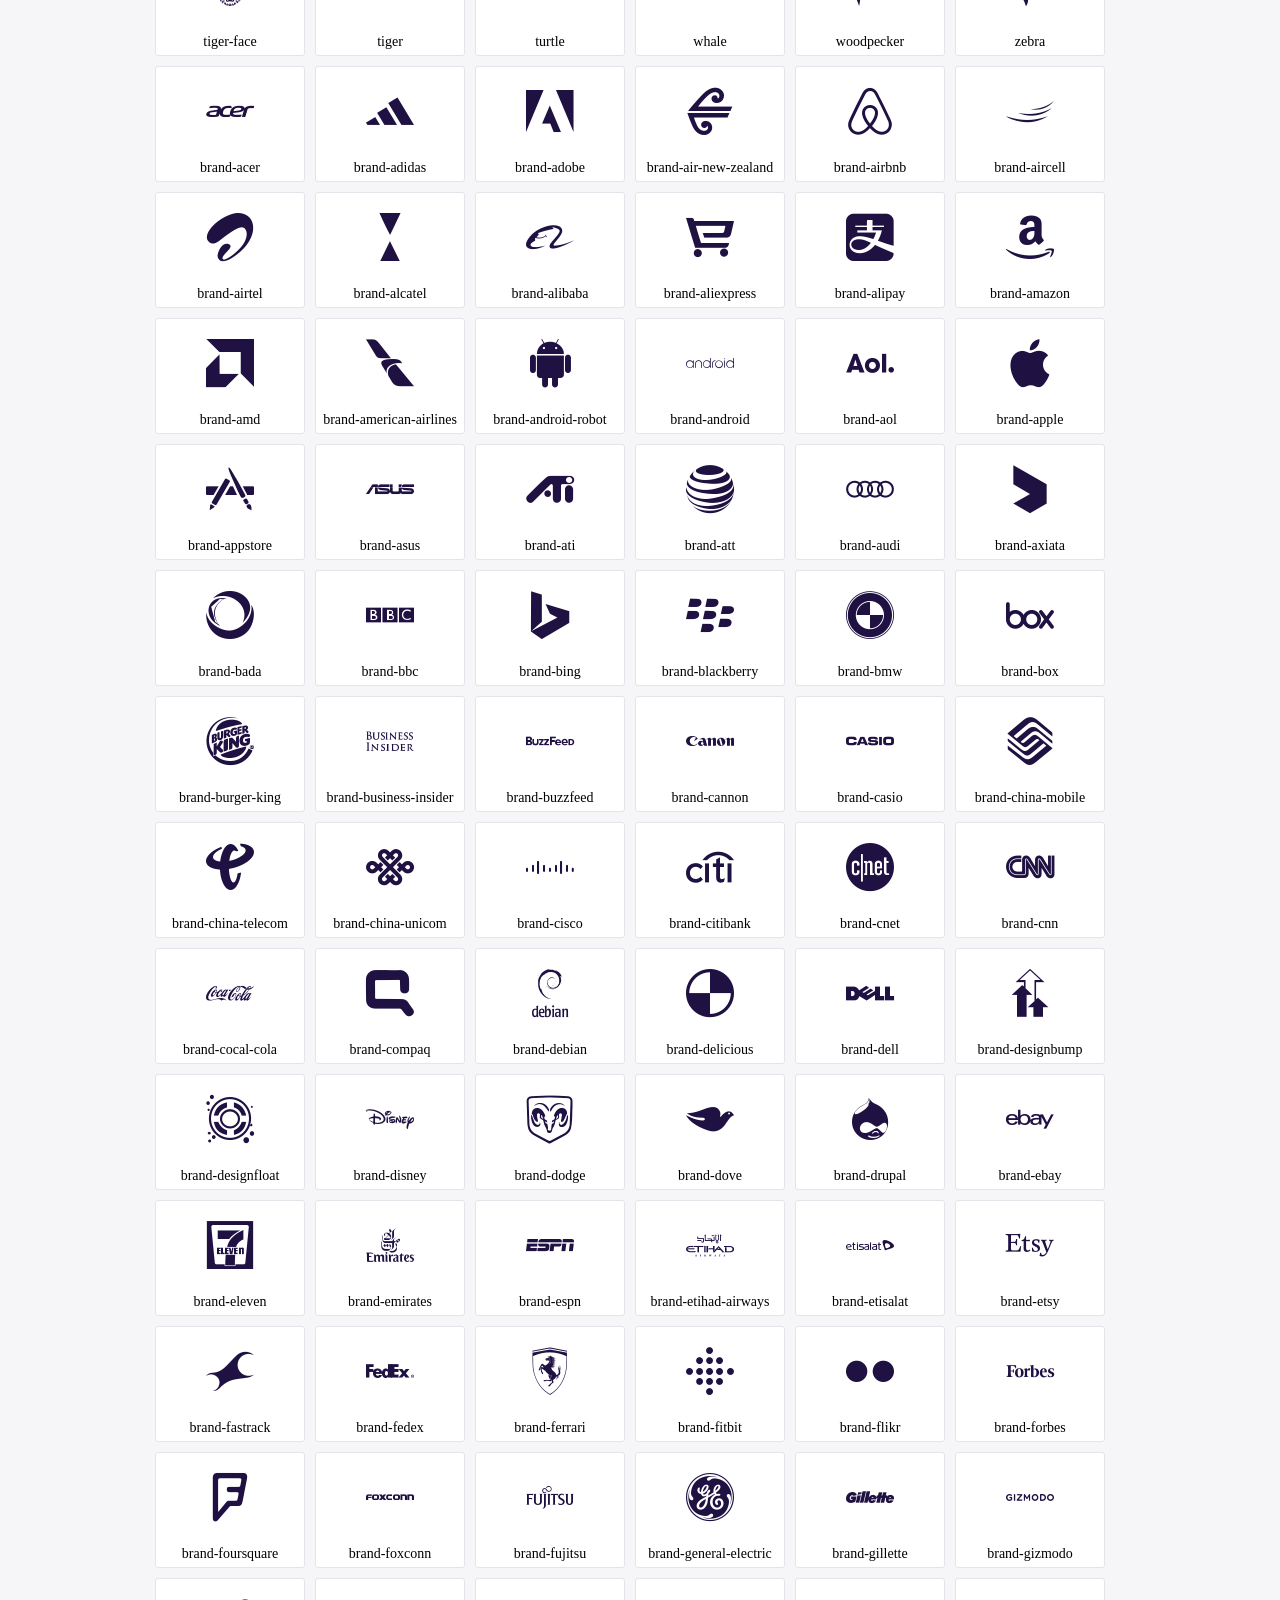
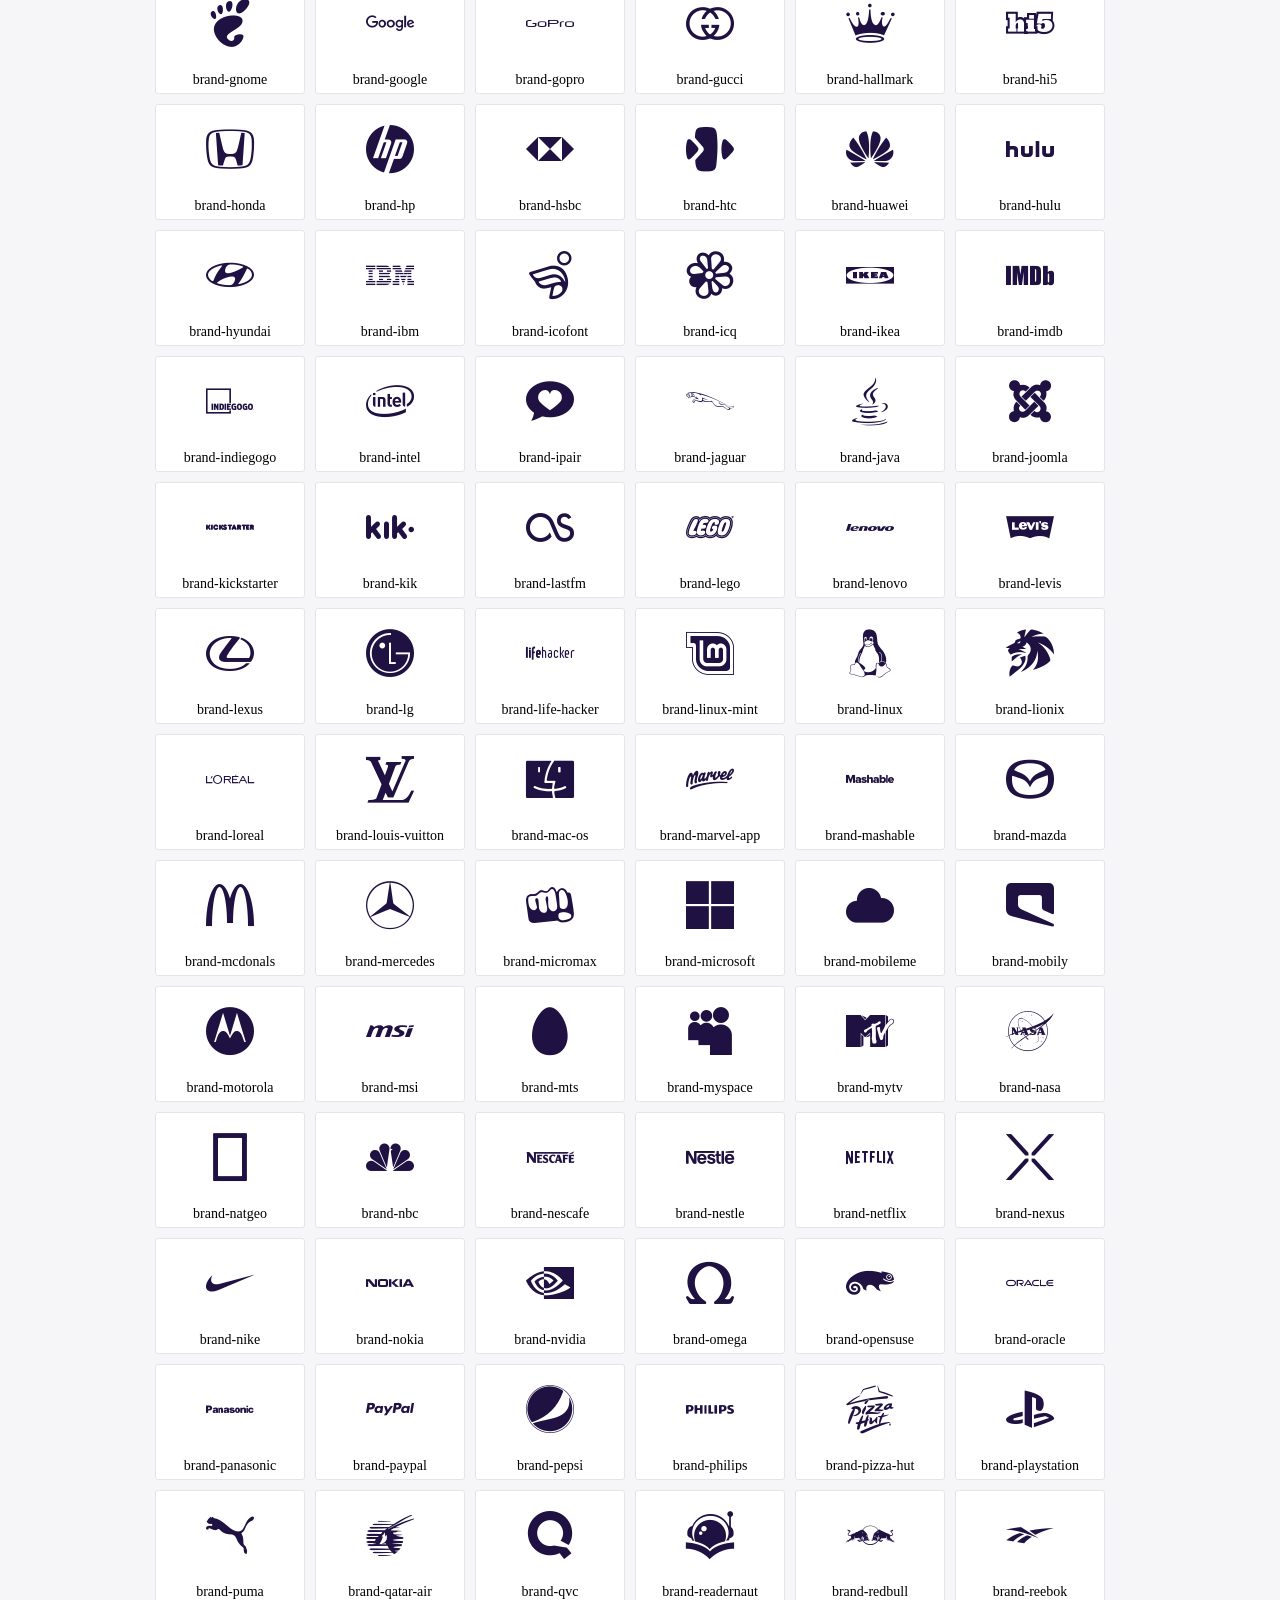
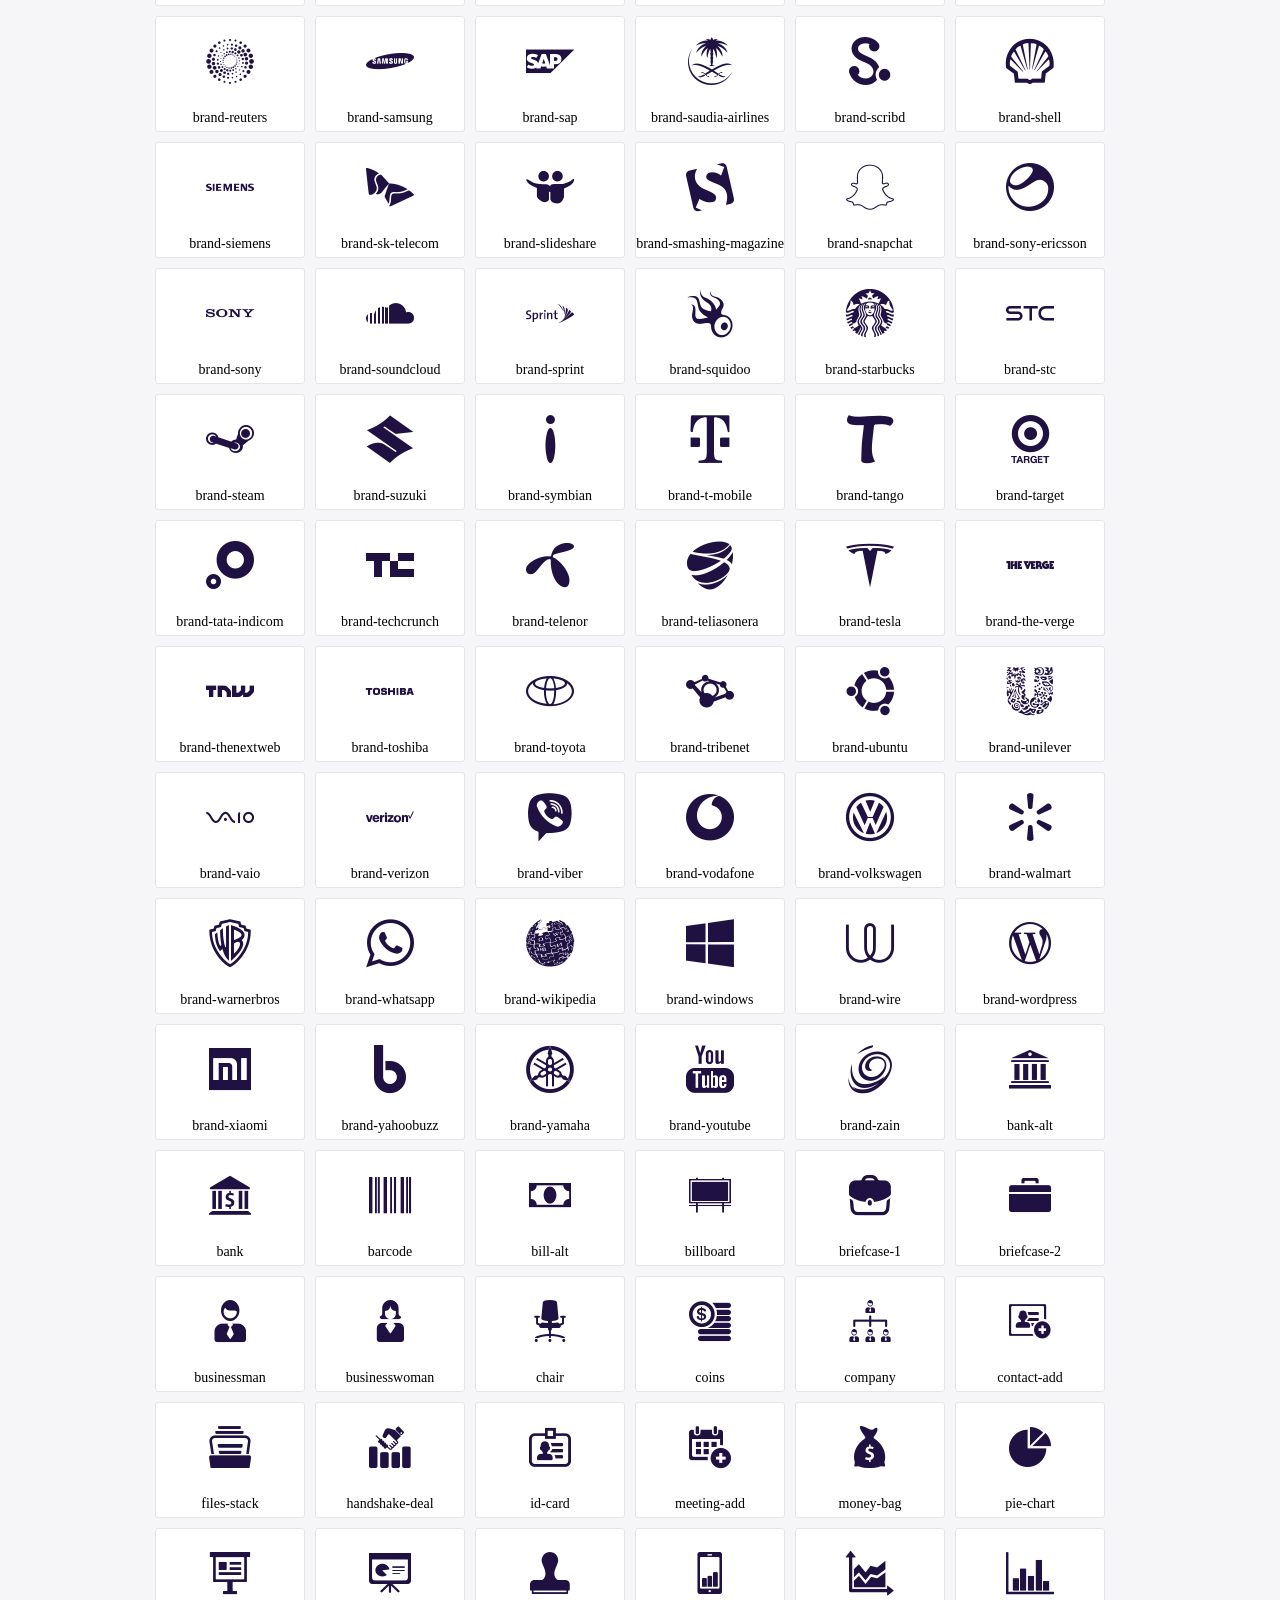
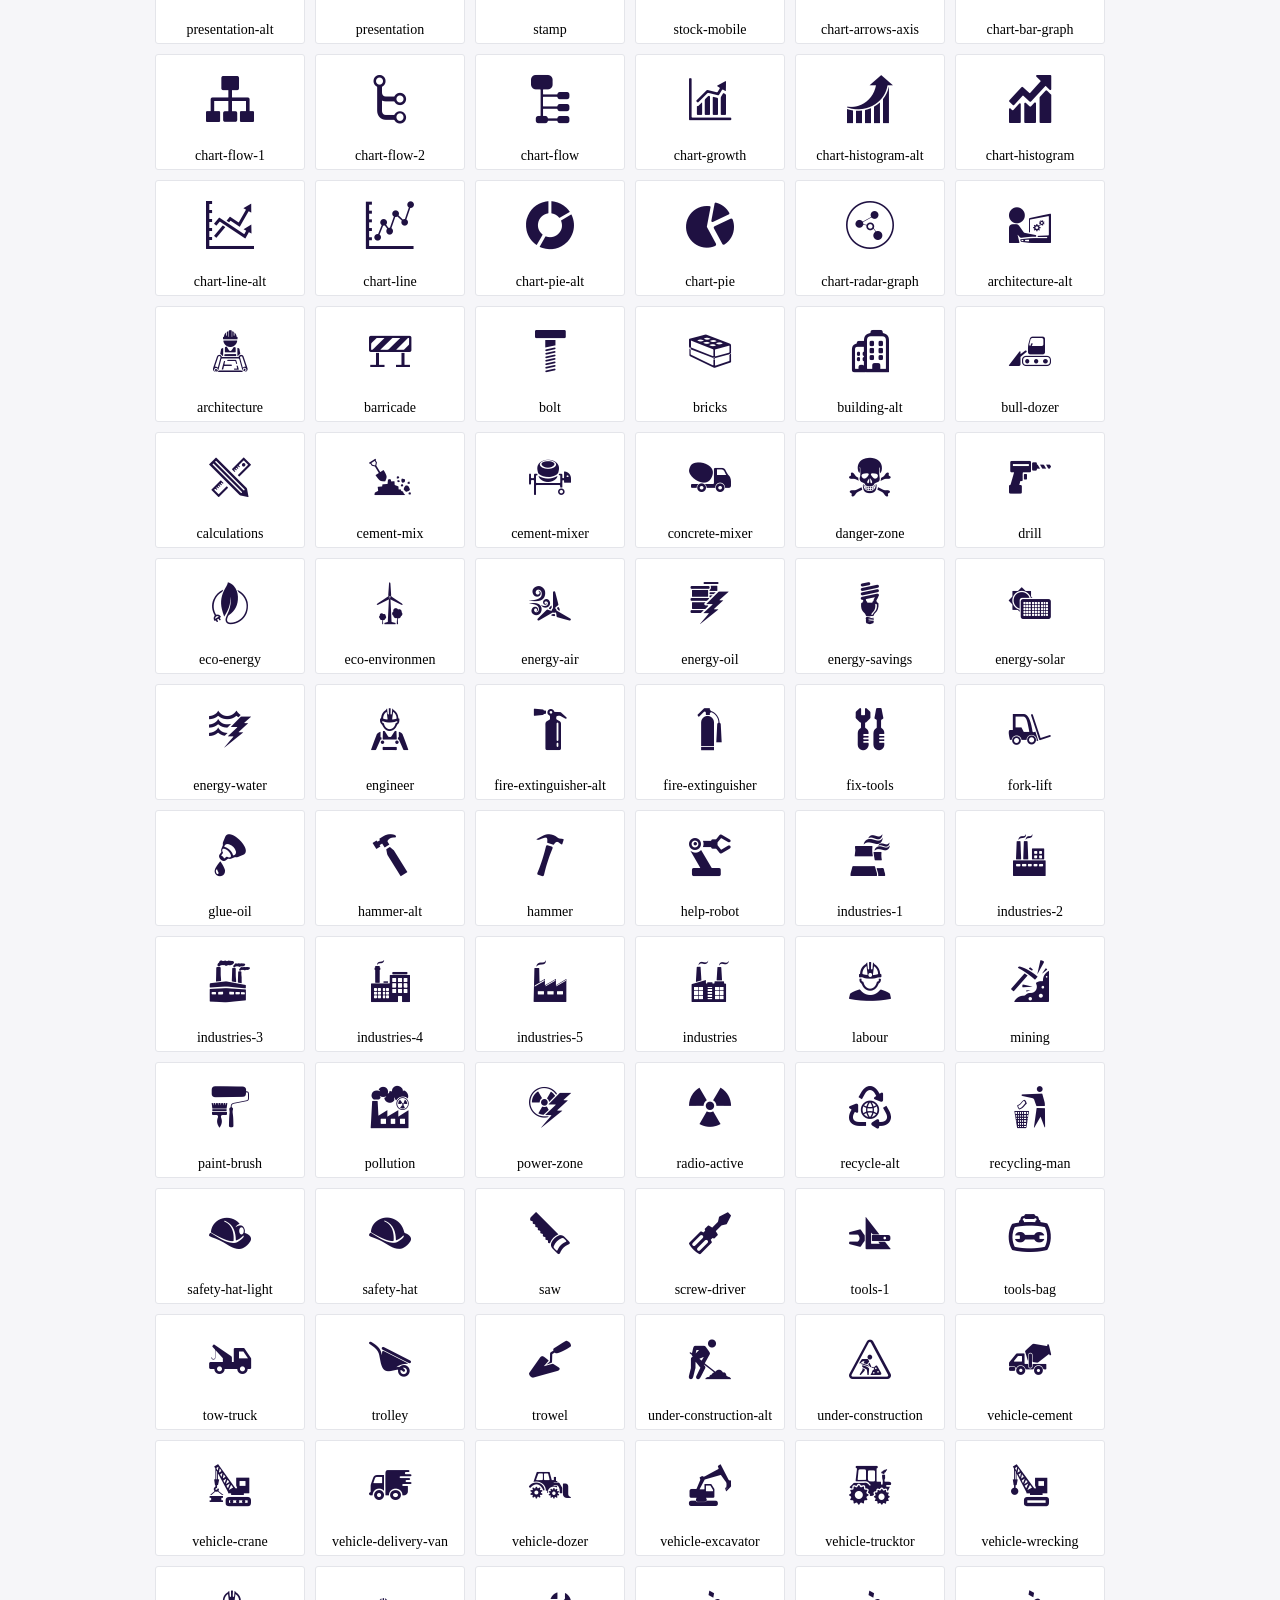
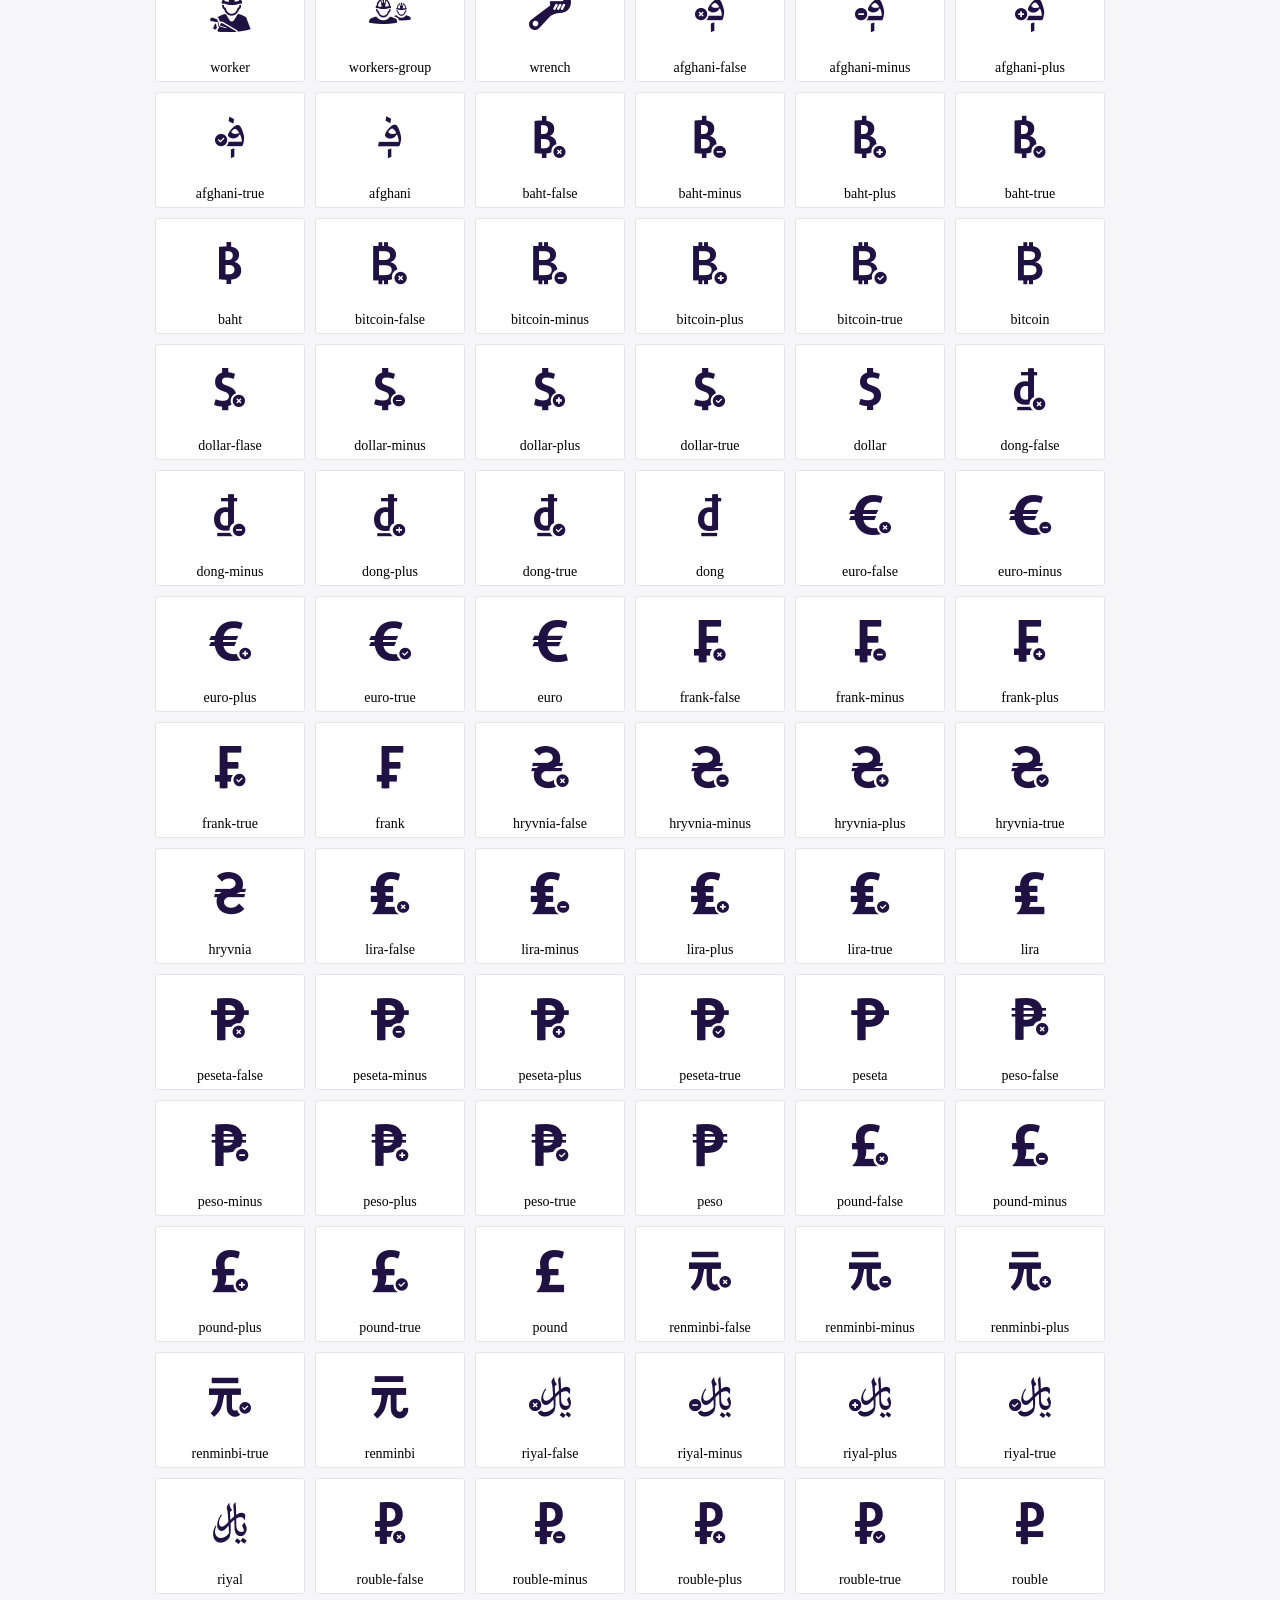
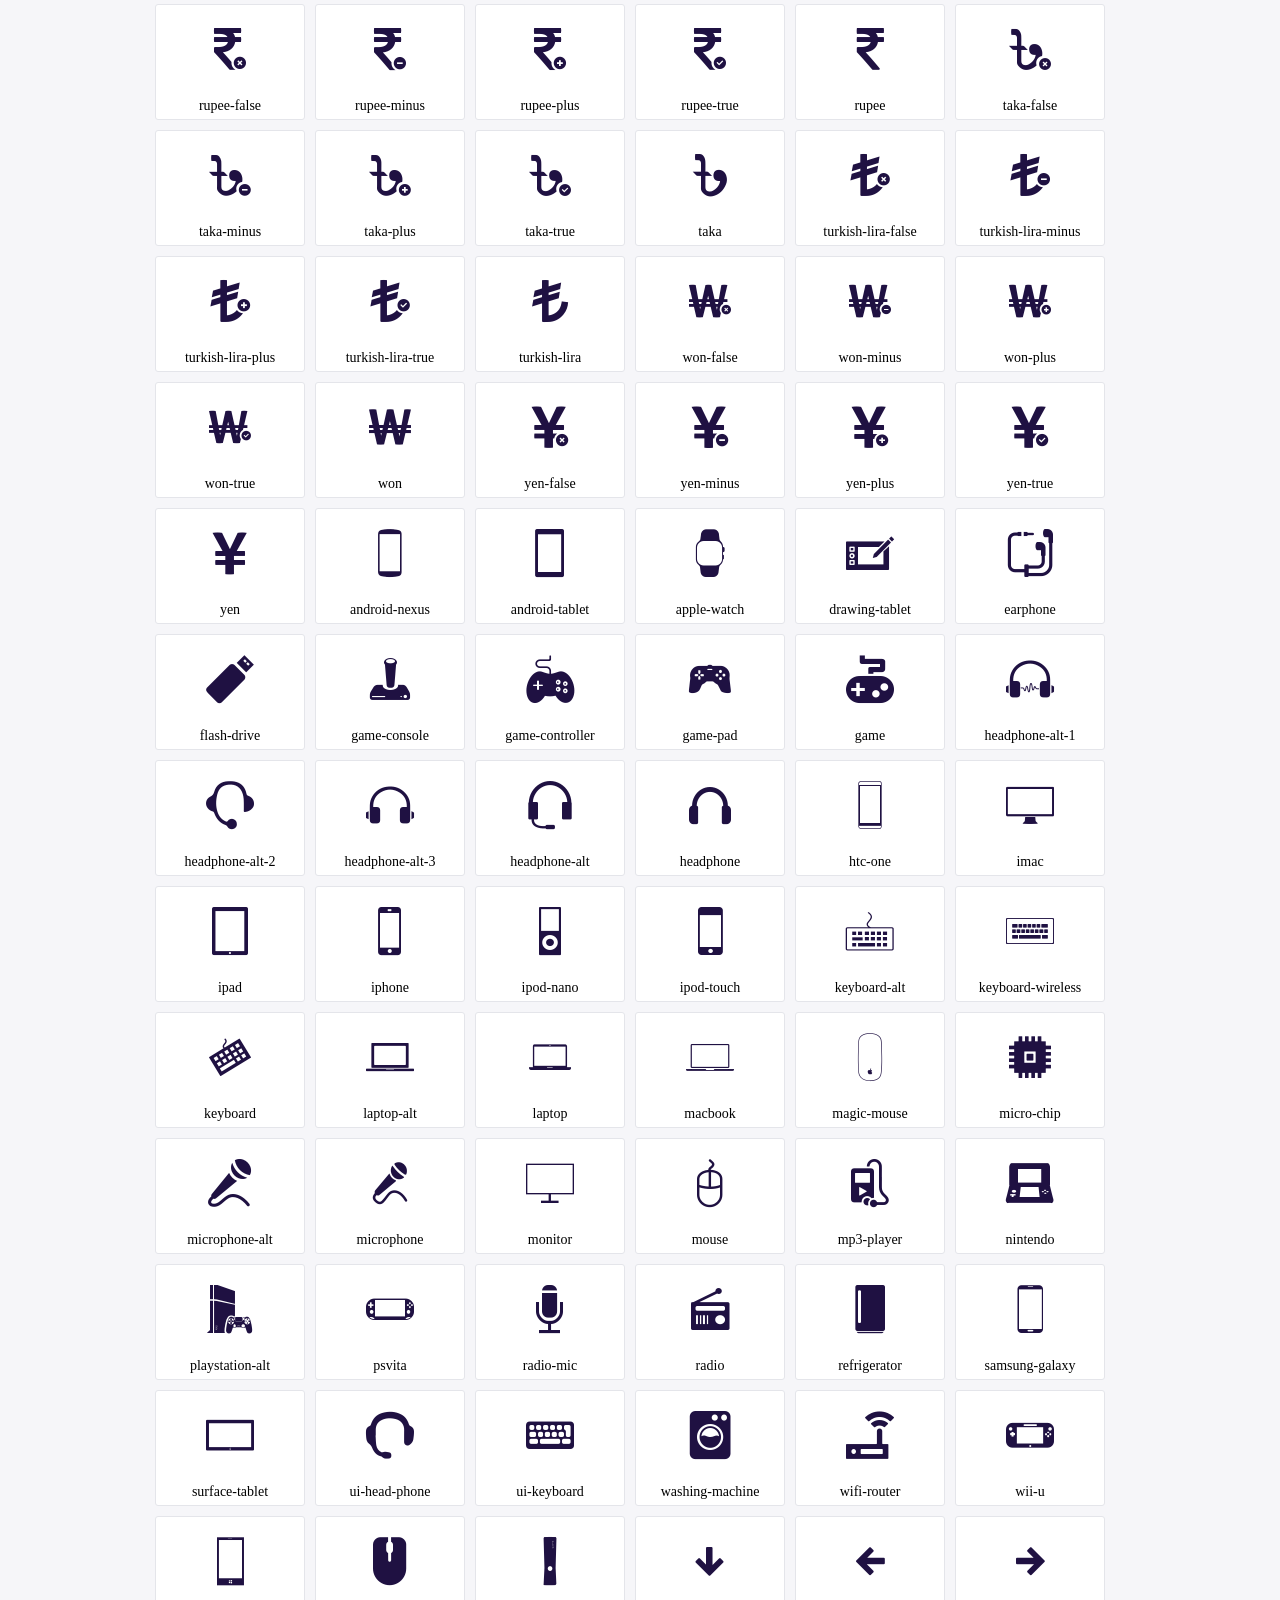
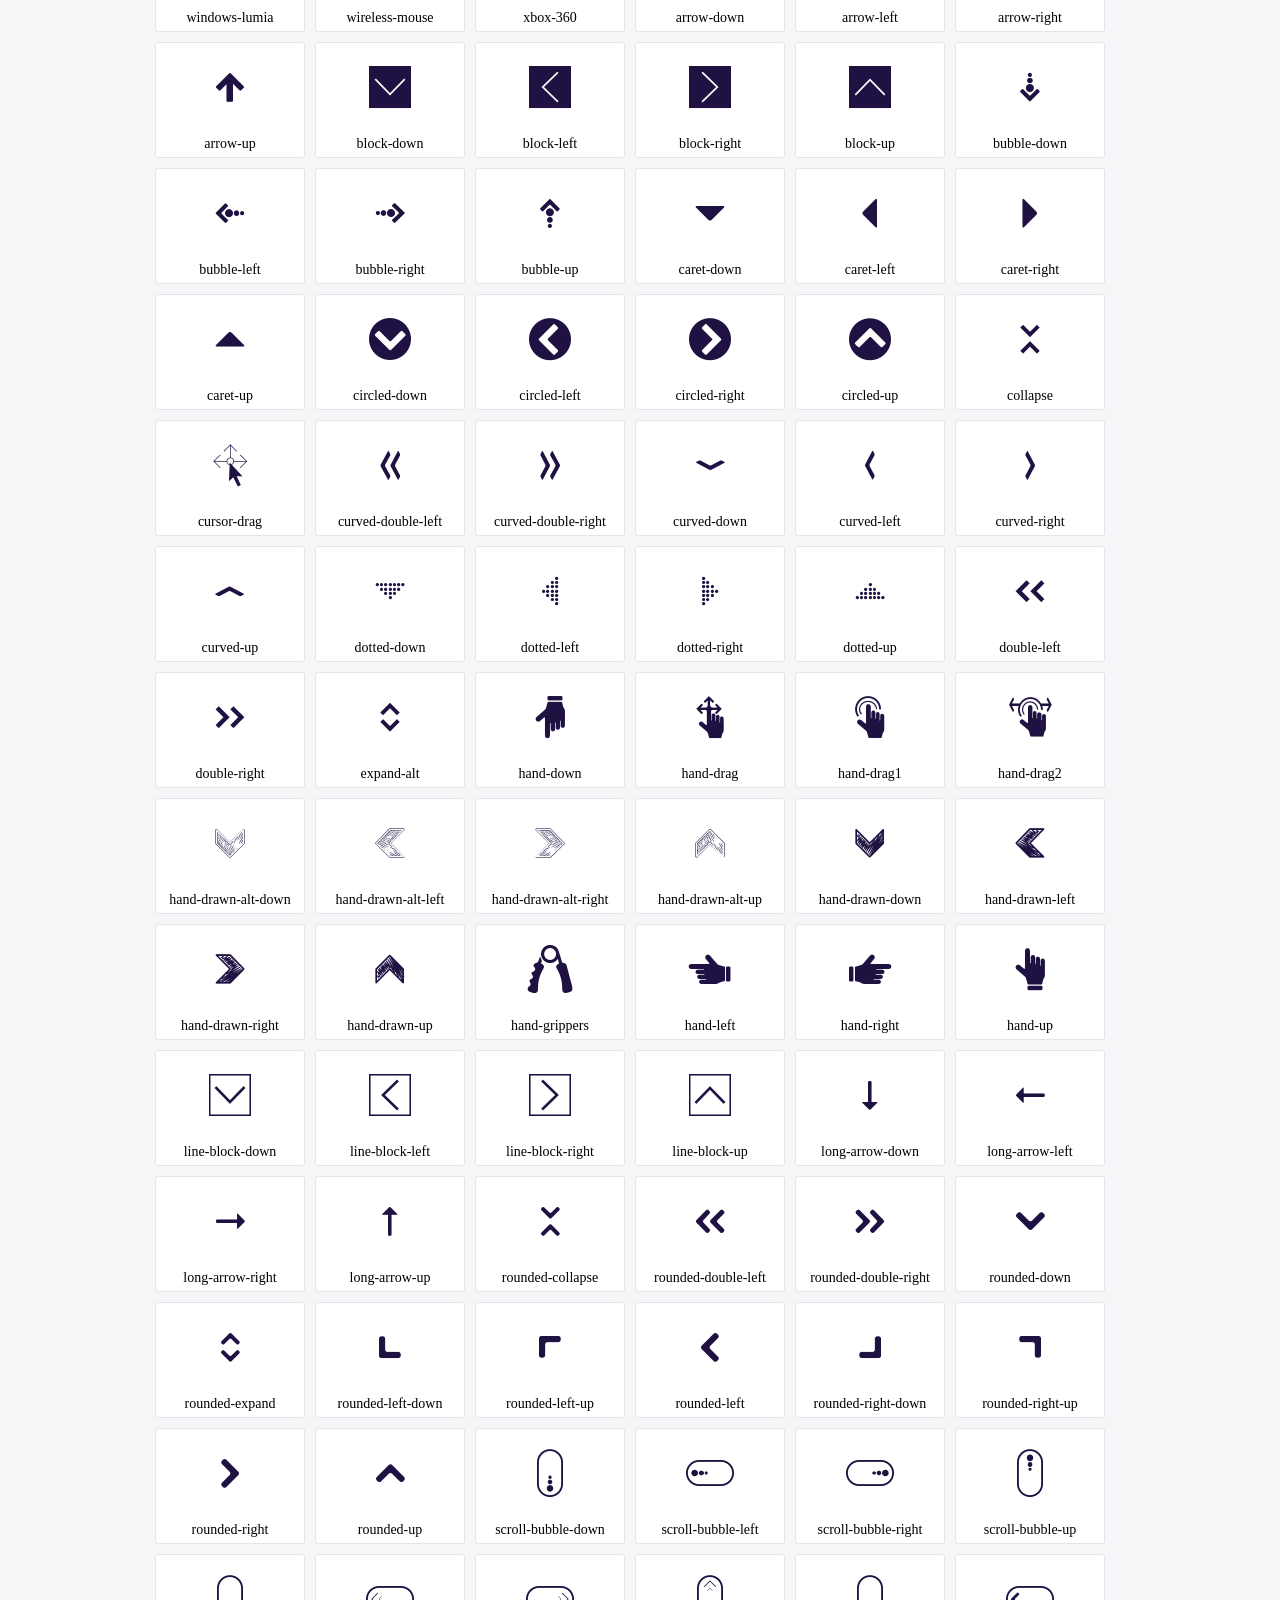
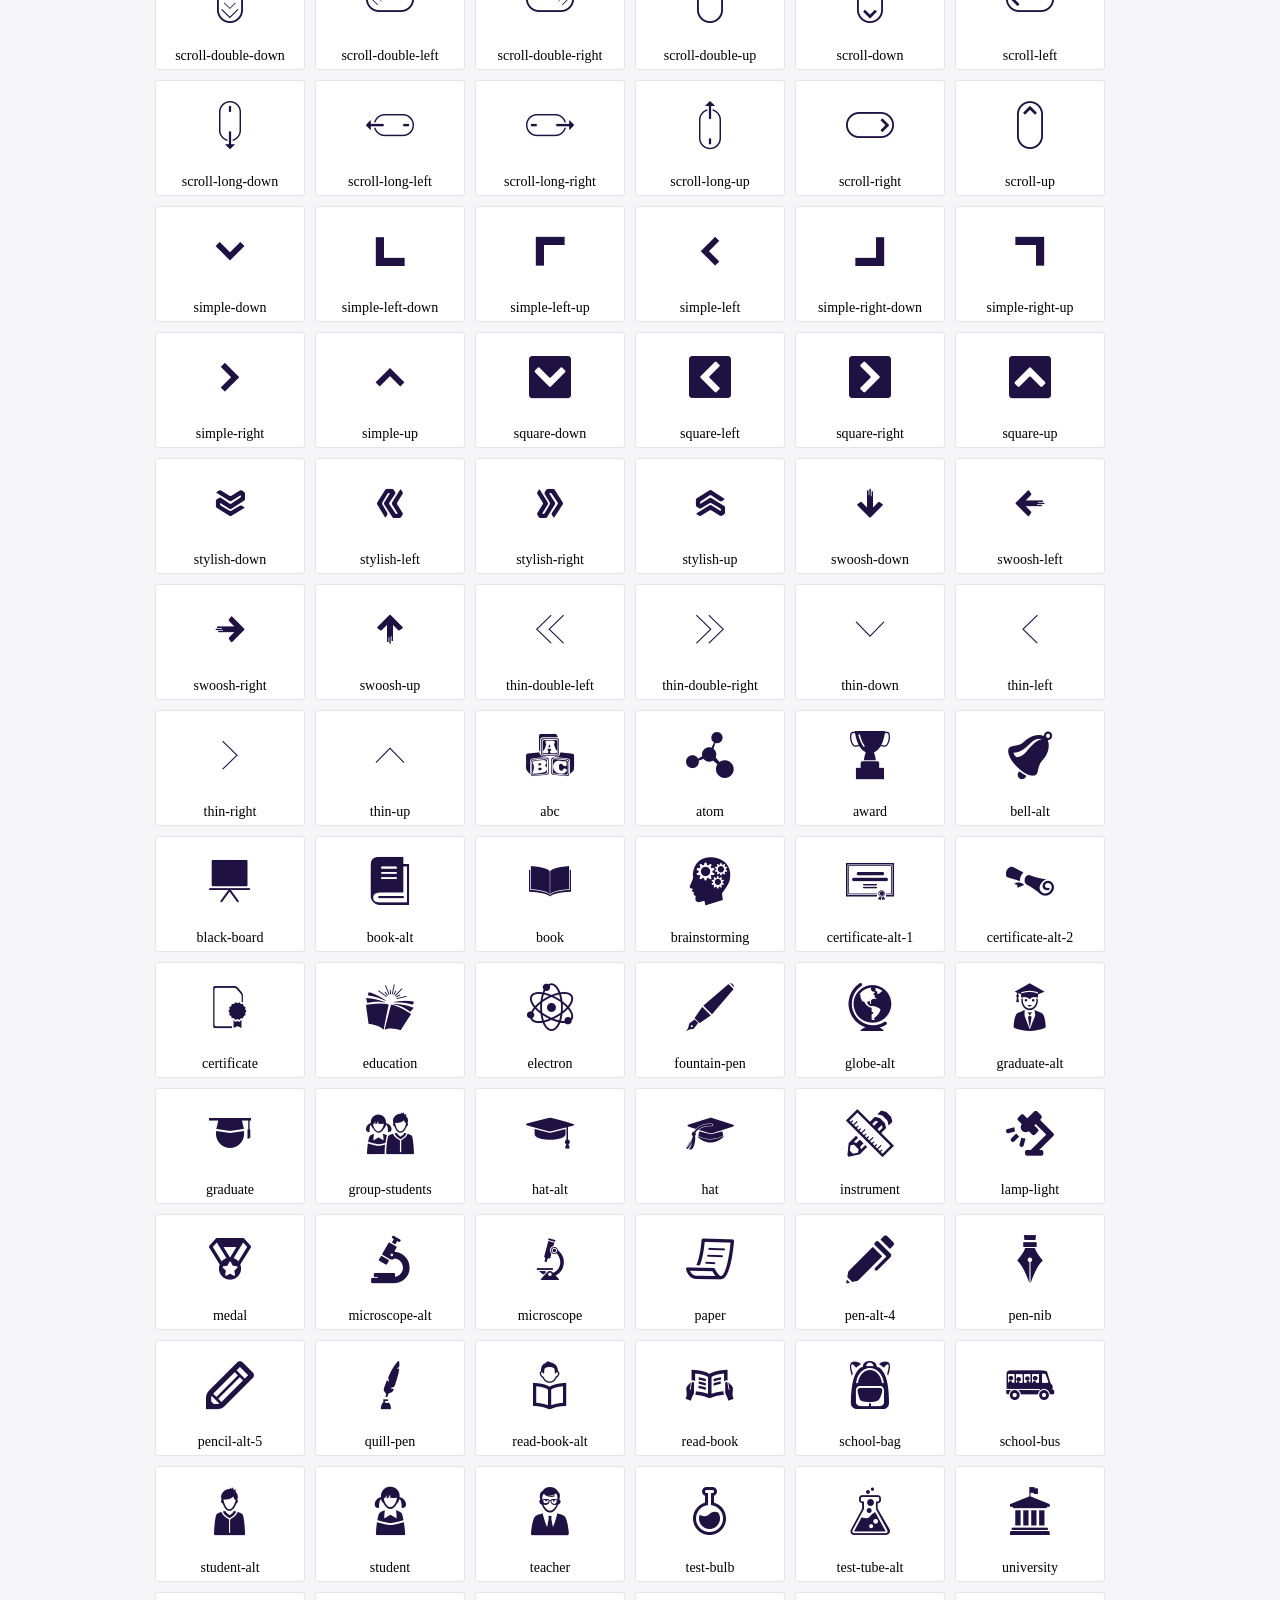
<file: plugins/icofont/demo.html>
<!DOCTYPE html>
	<html>
	<head>
		<meta charset="utf-8">
		<title>Examples | IcoFont</title>
		<link rel="stylesheet" type="text/css" href="./icofont.min.css">
		<style type="text/css">
			body {
				margin: 0;
				padding: 0;
				background: #F6F6F9;
			}
			.header {
				border-bottom: 1px solid #DCDCE1;
				padding: 10px 0;
				margin-bottom: 10px;
			}
			.container {
				width: 980px;
				margin: 0 auto;
			}
			.ico-title {
				font-size: 2em;
			}
			.iconlist {
				margin: 0;
				padding: 0;
				list-style: none;
				text-align: center;
				width: 100%;
				display: flex;
				flex-wrap: wrap;
				flex-direction: row;
			}
			.iconlist li {
				position: relative;
				margin: 5px;
				width: 150px;
				cursor: pointer;
			}
			.iconlist li .icon-holder {
				position: relative;
				text-align: center;
				border-radius: 3px;
				overflow: hidden;
				padding-bottom: 5px;
				background: #ffffff;
				border: 1px solid #E4E5EA;
				transition: all 0.2s linear 0s;
			}
			.iconlist li .icon-holder:hover {
				background: #00C3DA;
				color: #ffffff;
			}
			.iconlist li .icon-holder:hover .icon i {
				color: #ffffff;
			}
			.iconlist li .icon-holder .icon {
				padding: 20px;
				text-align: center;
			}
			.iconlist li .icon-holder .icon i {
				font-size: 3em;
				color: #1F1142;
			}
			.iconlist li .icon-holder span {
				font-size: 14px;
				display: block;
				margin-top: 5px;
				border-radius: 3px;
			}
		</style>
	</head>
	<body>
	<div class="header">
		<div class="container">
			<h1 class="ico-title"> IcoFont Icons </h1>
		</div>
	</div>
	<div class="container">
		<ul class="iconlist">
		
		<li>
			<div class="icon-holder">
				<div class="icon"> 
					<i class="icofont-angry-monster"></i>
				</div> 
				<span> angry-monster </span>
			</div>
		</li>
		
		<li>
			<div class="icon-holder">
				<div class="icon"> 
					<i class="icofont-bathtub"></i>
				</div> 
				<span> bathtub </span>
			</div>
		</li>
		
		<li>
			<div class="icon-holder">
				<div class="icon"> 
					<i class="icofont-bird-wings"></i>
				</div> 
				<span> bird-wings </span>
			</div>
		</li>
		
		<li>
			<div class="icon-holder">
				<div class="icon"> 
					<i class="icofont-bow"></i>
				</div> 
				<span> bow </span>
			</div>
		</li>
		
		<li>
			<div class="icon-holder">
				<div class="icon"> 
					<i class="icofont-castle"></i>
				</div> 
				<span> castle </span>
			</div>
		</li>
		
		<li>
			<div class="icon-holder">
				<div class="icon"> 
					<i class="icofont-circuit"></i>
				</div> 
				<span> circuit </span>
			</div>
		</li>
		
		<li>
			<div class="icon-holder">
				<div class="icon"> 
					<i class="icofont-crown-king"></i>
				</div> 
				<span> crown-king </span>
			</div>
		</li>
		
		<li>
			<div class="icon-holder">
				<div class="icon"> 
					<i class="icofont-crown-queen"></i>
				</div> 
				<span> crown-queen </span>
			</div>
		</li>
		
		<li>
			<div class="icon-holder">
				<div class="icon"> 
					<i class="icofont-dart"></i>
				</div> 
				<span> dart </span>
			</div>
		</li>
		
		<li>
			<div class="icon-holder">
				<div class="icon"> 
					<i class="icofont-disability-race"></i>
				</div> 
				<span> disability-race </span>
			</div>
		</li>
		
		<li>
			<div class="icon-holder">
				<div class="icon"> 
					<i class="icofont-diving-goggle"></i>
				</div> 
				<span> diving-goggle </span>
			</div>
		</li>
		
		<li>
			<div class="icon-holder">
				<div class="icon"> 
					<i class="icofont-eye-open"></i>
				</div> 
				<span> eye-open </span>
			</div>
		</li>
		
		<li>
			<div class="icon-holder">
				<div class="icon"> 
					<i class="icofont-flora-flower"></i>
				</div> 
				<span> flora-flower </span>
			</div>
		</li>
		
		<li>
			<div class="icon-holder">
				<div class="icon"> 
					<i class="icofont-flora"></i>
				</div> 
				<span> flora </span>
			</div>
		</li>
		
		<li>
			<div class="icon-holder">
				<div class="icon"> 
					<i class="icofont-gift-box"></i>
				</div> 
				<span> gift-box </span>
			</div>
		</li>
		
		<li>
			<div class="icon-holder">
				<div class="icon"> 
					<i class="icofont-halloween-pumpkin"></i>
				</div> 
				<span> halloween-pumpkin </span>
			</div>
		</li>
		
		<li>
			<div class="icon-holder">
				<div class="icon"> 
					<i class="icofont-hand-power"></i>
				</div> 
				<span> hand-power </span>
			</div>
		</li>
		
		<li>
			<div class="icon-holder">
				<div class="icon"> 
					<i class="icofont-hand-thunder"></i>
				</div> 
				<span> hand-thunder </span>
			</div>
		</li>
		
		<li>
			<div class="icon-holder">
				<div class="icon"> 
					<i class="icofont-king-monster"></i>
				</div> 
				<span> king-monster </span>
			</div>
		</li>
		
		<li>
			<div class="icon-holder">
				<div class="icon"> 
					<i class="icofont-love"></i>
				</div> 
				<span> love </span>
			</div>
		</li>
		
		<li>
			<div class="icon-holder">
				<div class="icon"> 
					<i class="icofont-magician-hat"></i>
				</div> 
				<span> magician-hat </span>
			</div>
		</li>
		
		<li>
			<div class="icon-holder">
				<div class="icon"> 
					<i class="icofont-native-american"></i>
				</div> 
				<span> native-american </span>
			</div>
		</li>
		
		<li>
			<div class="icon-holder">
				<div class="icon"> 
					<i class="icofont-owl-look"></i>
				</div> 
				<span> owl-look </span>
			</div>
		</li>
		
		<li>
			<div class="icon-holder">
				<div class="icon"> 
					<i class="icofont-phoenix"></i>
				</div> 
				<span> phoenix </span>
			</div>
		</li>
		
		<li>
			<div class="icon-holder">
				<div class="icon"> 
					<i class="icofont-robot-face"></i>
				</div> 
				<span> robot-face </span>
			</div>
		</li>
		
		<li>
			<div class="icon-holder">
				<div class="icon"> 
					<i class="icofont-sand-clock"></i>
				</div> 
				<span> sand-clock </span>
			</div>
		</li>
		
		<li>
			<div class="icon-holder">
				<div class="icon"> 
					<i class="icofont-shield-alt"></i>
				</div> 
				<span> shield-alt </span>
			</div>
		</li>
		
		<li>
			<div class="icon-holder">
				<div class="icon"> 
					<i class="icofont-ship-wheel"></i>
				</div> 
				<span> ship-wheel </span>
			</div>
		</li>
		
		<li>
			<div class="icon-holder">
				<div class="icon"> 
					<i class="icofont-skull-danger"></i>
				</div> 
				<span> skull-danger </span>
			</div>
		</li>
		
		<li>
			<div class="icon-holder">
				<div class="icon"> 
					<i class="icofont-skull-face"></i>
				</div> 
				<span> skull-face </span>
			</div>
		</li>
		
		<li>
			<div class="icon-holder">
				<div class="icon"> 
					<i class="icofont-snowmobile"></i>
				</div> 
				<span> snowmobile </span>
			</div>
		</li>
		
		<li>
			<div class="icon-holder">
				<div class="icon"> 
					<i class="icofont-space-shuttle"></i>
				</div> 
				<span> space-shuttle </span>
			</div>
		</li>
		
		<li>
			<div class="icon-holder">
				<div class="icon"> 
					<i class="icofont-star-shape"></i>
				</div> 
				<span> star-shape </span>
			</div>
		</li>
		
		<li>
			<div class="icon-holder">
				<div class="icon"> 
					<i class="icofont-swirl"></i>
				</div> 
				<span> swirl </span>
			</div>
		</li>
		
		<li>
			<div class="icon-holder">
				<div class="icon"> 
					<i class="icofont-tattoo-wing"></i>
				</div> 
				<span> tattoo-wing </span>
			</div>
		</li>
		
		<li>
			<div class="icon-holder">
				<div class="icon"> 
					<i class="icofont-throne"></i>
				</div> 
				<span> throne </span>
			</div>
		</li>
		
		<li>
			<div class="icon-holder">
				<div class="icon"> 
					<i class="icofont-tree-alt"></i>
				</div> 
				<span> tree-alt </span>
			</div>
		</li>
		
		<li>
			<div class="icon-holder">
				<div class="icon"> 
					<i class="icofont-triangle"></i>
				</div> 
				<span> triangle </span>
			</div>
		</li>
		
		<li>
			<div class="icon-holder">
				<div class="icon"> 
					<i class="icofont-unity-hand"></i>
				</div> 
				<span> unity-hand </span>
			</div>
		</li>
		
		<li>
			<div class="icon-holder">
				<div class="icon"> 
					<i class="icofont-weed"></i>
				</div> 
				<span> weed </span>
			</div>
		</li>
		
		<li>
			<div class="icon-holder">
				<div class="icon"> 
					<i class="icofont-woman-bird"></i>
				</div> 
				<span> woman-bird </span>
			</div>
		</li>
		
		<li>
			<div class="icon-holder">
				<div class="icon"> 
					<i class="icofont-bat"></i>
				</div> 
				<span> bat </span>
			</div>
		</li>
		
		<li>
			<div class="icon-holder">
				<div class="icon"> 
					<i class="icofont-bear-face"></i>
				</div> 
				<span> bear-face </span>
			</div>
		</li>
		
		<li>
			<div class="icon-holder">
				<div class="icon"> 
					<i class="icofont-bear-tracks"></i>
				</div> 
				<span> bear-tracks </span>
			</div>
		</li>
		
		<li>
			<div class="icon-holder">
				<div class="icon"> 
					<i class="icofont-bear"></i>
				</div> 
				<span> bear </span>
			</div>
		</li>
		
		<li>
			<div class="icon-holder">
				<div class="icon"> 
					<i class="icofont-bird-alt"></i>
				</div> 
				<span> bird-alt </span>
			</div>
		</li>
		
		<li>
			<div class="icon-holder">
				<div class="icon"> 
					<i class="icofont-bird-flying"></i>
				</div> 
				<span> bird-flying </span>
			</div>
		</li>
		
		<li>
			<div class="icon-holder">
				<div class="icon"> 
					<i class="icofont-bird"></i>
				</div> 
				<span> bird </span>
			</div>
		</li>
		
		<li>
			<div class="icon-holder">
				<div class="icon"> 
					<i class="icofont-birds"></i>
				</div> 
				<span> birds </span>
			</div>
		</li>
		
		<li>
			<div class="icon-holder">
				<div class="icon"> 
					<i class="icofont-bone"></i>
				</div> 
				<span> bone </span>
			</div>
		</li>
		
		<li>
			<div class="icon-holder">
				<div class="icon"> 
					<i class="icofont-bull"></i>
				</div> 
				<span> bull </span>
			</div>
		</li>
		
		<li>
			<div class="icon-holder">
				<div class="icon"> 
					<i class="icofont-butterfly-alt"></i>
				</div> 
				<span> butterfly-alt </span>
			</div>
		</li>
		
		<li>
			<div class="icon-holder">
				<div class="icon"> 
					<i class="icofont-butterfly"></i>
				</div> 
				<span> butterfly </span>
			</div>
		</li>
		
		<li>
			<div class="icon-holder">
				<div class="icon"> 
					<i class="icofont-camel-alt"></i>
				</div> 
				<span> camel-alt </span>
			</div>
		</li>
		
		<li>
			<div class="icon-holder">
				<div class="icon"> 
					<i class="icofont-camel-head"></i>
				</div> 
				<span> camel-head </span>
			</div>
		</li>
		
		<li>
			<div class="icon-holder">
				<div class="icon"> 
					<i class="icofont-camel"></i>
				</div> 
				<span> camel </span>
			</div>
		</li>
		
		<li>
			<div class="icon-holder">
				<div class="icon"> 
					<i class="icofont-cat-alt-1"></i>
				</div> 
				<span> cat-alt-1 </span>
			</div>
		</li>
		
		<li>
			<div class="icon-holder">
				<div class="icon"> 
					<i class="icofont-cat-alt-2"></i>
				</div> 
				<span> cat-alt-2 </span>
			</div>
		</li>
		
		<li>
			<div class="icon-holder">
				<div class="icon"> 
					<i class="icofont-cat-alt-3"></i>
				</div> 
				<span> cat-alt-3 </span>
			</div>
		</li>
		
		<li>
			<div class="icon-holder">
				<div class="icon"> 
					<i class="icofont-cat-dog"></i>
				</div> 
				<span> cat-dog </span>
			</div>
		</li>
		
		<li>
			<div class="icon-holder">
				<div class="icon"> 
					<i class="icofont-cat-face"></i>
				</div> 
				<span> cat-face </span>
			</div>
		</li>
		
		<li>
			<div class="icon-holder">
				<div class="icon"> 
					<i class="icofont-cat"></i>
				</div> 
				<span> cat </span>
			</div>
		</li>
		
		<li>
			<div class="icon-holder">
				<div class="icon"> 
					<i class="icofont-cow-head"></i>
				</div> 
				<span> cow-head </span>
			</div>
		</li>
		
		<li>
			<div class="icon-holder">
				<div class="icon"> 
					<i class="icofont-cow"></i>
				</div> 
				<span> cow </span>
			</div>
		</li>
		
		<li>
			<div class="icon-holder">
				<div class="icon"> 
					<i class="icofont-crab"></i>
				</div> 
				<span> crab </span>
			</div>
		</li>
		
		<li>
			<div class="icon-holder">
				<div class="icon"> 
					<i class="icofont-crocodile"></i>
				</div> 
				<span> crocodile </span>
			</div>
		</li>
		
		<li>
			<div class="icon-holder">
				<div class="icon"> 
					<i class="icofont-deer-head"></i>
				</div> 
				<span> deer-head </span>
			</div>
		</li>
		
		<li>
			<div class="icon-holder">
				<div class="icon"> 
					<i class="icofont-dog-alt"></i>
				</div> 
				<span> dog-alt </span>
			</div>
		</li>
		
		<li>
			<div class="icon-holder">
				<div class="icon"> 
					<i class="icofont-dog-barking"></i>
				</div> 
				<span> dog-barking </span>
			</div>
		</li>
		
		<li>
			<div class="icon-holder">
				<div class="icon"> 
					<i class="icofont-dog"></i>
				</div> 
				<span> dog </span>
			</div>
		</li>
		
		<li>
			<div class="icon-holder">
				<div class="icon"> 
					<i class="icofont-dolphin"></i>
				</div> 
				<span> dolphin </span>
			</div>
		</li>
		
		<li>
			<div class="icon-holder">
				<div class="icon"> 
					<i class="icofont-duck-tracks"></i>
				</div> 
				<span> duck-tracks </span>
			</div>
		</li>
		
		<li>
			<div class="icon-holder">
				<div class="icon"> 
					<i class="icofont-eagle-head"></i>
				</div> 
				<span> eagle-head </span>
			</div>
		</li>
		
		<li>
			<div class="icon-holder">
				<div class="icon"> 
					<i class="icofont-eaten-fish"></i>
				</div> 
				<span> eaten-fish </span>
			</div>
		</li>
		
		<li>
			<div class="icon-holder">
				<div class="icon"> 
					<i class="icofont-elephant-alt"></i>
				</div> 
				<span> elephant-alt </span>
			</div>
		</li>
		
		<li>
			<div class="icon-holder">
				<div class="icon"> 
					<i class="icofont-elephant-head-alt"></i>
				</div> 
				<span> elephant-head-alt </span>
			</div>
		</li>
		
		<li>
			<div class="icon-holder">
				<div class="icon"> 
					<i class="icofont-elephant-head"></i>
				</div> 
				<span> elephant-head </span>
			</div>
		</li>
		
		<li>
			<div class="icon-holder">
				<div class="icon"> 
					<i class="icofont-elephant"></i>
				</div> 
				<span> elephant </span>
			</div>
		</li>
		
		<li>
			<div class="icon-holder">
				<div class="icon"> 
					<i class="icofont-elk"></i>
				</div> 
				<span> elk </span>
			</div>
		</li>
		
		<li>
			<div class="icon-holder">
				<div class="icon"> 
					<i class="icofont-fish-1"></i>
				</div> 
				<span> fish-1 </span>
			</div>
		</li>
		
		<li>
			<div class="icon-holder">
				<div class="icon"> 
					<i class="icofont-fish-2"></i>
				</div> 
				<span> fish-2 </span>
			</div>
		</li>
		
		<li>
			<div class="icon-holder">
				<div class="icon"> 
					<i class="icofont-fish-3"></i>
				</div> 
				<span> fish-3 </span>
			</div>
		</li>
		
		<li>
			<div class="icon-holder">
				<div class="icon"> 
					<i class="icofont-fish-4"></i>
				</div> 
				<span> fish-4 </span>
			</div>
		</li>
		
		<li>
			<div class="icon-holder">
				<div class="icon"> 
					<i class="icofont-fish-5"></i>
				</div> 
				<span> fish-5 </span>
			</div>
		</li>
		
		<li>
			<div class="icon-holder">
				<div class="icon"> 
					<i class="icofont-fish"></i>
				</div> 
				<span> fish </span>
			</div>
		</li>
		
		<li>
			<div class="icon-holder">
				<div class="icon"> 
					<i class="icofont-fox-alt"></i>
				</div> 
				<span> fox-alt </span>
			</div>
		</li>
		
		<li>
			<div class="icon-holder">
				<div class="icon"> 
					<i class="icofont-fox"></i>
				</div> 
				<span> fox </span>
			</div>
		</li>
		
		<li>
			<div class="icon-holder">
				<div class="icon"> 
					<i class="icofont-frog-tracks"></i>
				</div> 
				<span> frog-tracks </span>
			</div>
		</li>
		
		<li>
			<div class="icon-holder">
				<div class="icon"> 
					<i class="icofont-frog"></i>
				</div> 
				<span> frog </span>
			</div>
		</li>
		
		<li>
			<div class="icon-holder">
				<div class="icon"> 
					<i class="icofont-froggy"></i>
				</div> 
				<span> froggy </span>
			</div>
		</li>
		
		<li>
			<div class="icon-holder">
				<div class="icon"> 
					<i class="icofont-giraffe-head-1"></i>
				</div> 
				<span> giraffe-head-1 </span>
			</div>
		</li>
		
		<li>
			<div class="icon-holder">
				<div class="icon"> 
					<i class="icofont-giraffe-head-2"></i>
				</div> 
				<span> giraffe-head-2 </span>
			</div>
		</li>
		
		<li>
			<div class="icon-holder">
				<div class="icon"> 
					<i class="icofont-giraffe-head"></i>
				</div> 
				<span> giraffe-head </span>
			</div>
		</li>
		
		<li>
			<div class="icon-holder">
				<div class="icon"> 
					<i class="icofont-giraffe"></i>
				</div> 
				<span> giraffe </span>
			</div>
		</li>
		
		<li>
			<div class="icon-holder">
				<div class="icon"> 
					<i class="icofont-goat-head"></i>
				</div> 
				<span> goat-head </span>
			</div>
		</li>
		
		<li>
			<div class="icon-holder">
				<div class="icon"> 
					<i class="icofont-gorilla"></i>
				</div> 
				<span> gorilla </span>
			</div>
		</li>
		
		<li>
			<div class="icon-holder">
				<div class="icon"> 
					<i class="icofont-hen-tracks"></i>
				</div> 
				<span> hen-tracks </span>
			</div>
		</li>
		
		<li>
			<div class="icon-holder">
				<div class="icon"> 
					<i class="icofont-horse-head-1"></i>
				</div> 
				<span> horse-head-1 </span>
			</div>
		</li>
		
		<li>
			<div class="icon-holder">
				<div class="icon"> 
					<i class="icofont-horse-head-2"></i>
				</div> 
				<span> horse-head-2 </span>
			</div>
		</li>
		
		<li>
			<div class="icon-holder">
				<div class="icon"> 
					<i class="icofont-horse-head"></i>
				</div> 
				<span> horse-head </span>
			</div>
		</li>
		
		<li>
			<div class="icon-holder">
				<div class="icon"> 
					<i class="icofont-horse-tracks"></i>
				</div> 
				<span> horse-tracks </span>
			</div>
		</li>
		
		<li>
			<div class="icon-holder">
				<div class="icon"> 
					<i class="icofont-jellyfish"></i>
				</div> 
				<span> jellyfish </span>
			</div>
		</li>
		
		<li>
			<div class="icon-holder">
				<div class="icon"> 
					<i class="icofont-kangaroo"></i>
				</div> 
				<span> kangaroo </span>
			</div>
		</li>
		
		<li>
			<div class="icon-holder">
				<div class="icon"> 
					<i class="icofont-lemur"></i>
				</div> 
				<span> lemur </span>
			</div>
		</li>
		
		<li>
			<div class="icon-holder">
				<div class="icon"> 
					<i class="icofont-lion-head-1"></i>
				</div> 
				<span> lion-head-1 </span>
			</div>
		</li>
		
		<li>
			<div class="icon-holder">
				<div class="icon"> 
					<i class="icofont-lion-head-2"></i>
				</div> 
				<span> lion-head-2 </span>
			</div>
		</li>
		
		<li>
			<div class="icon-holder">
				<div class="icon"> 
					<i class="icofont-lion-head"></i>
				</div> 
				<span> lion-head </span>
			</div>
		</li>
		
		<li>
			<div class="icon-holder">
				<div class="icon"> 
					<i class="icofont-lion"></i>
				</div> 
				<span> lion </span>
			</div>
		</li>
		
		<li>
			<div class="icon-holder">
				<div class="icon"> 
					<i class="icofont-monkey-2"></i>
				</div> 
				<span> monkey-2 </span>
			</div>
		</li>
		
		<li>
			<div class="icon-holder">
				<div class="icon"> 
					<i class="icofont-monkey-3"></i>
				</div> 
				<span> monkey-3 </span>
			</div>
		</li>
		
		<li>
			<div class="icon-holder">
				<div class="icon"> 
					<i class="icofont-monkey-face"></i>
				</div> 
				<span> monkey-face </span>
			</div>
		</li>
		
		<li>
			<div class="icon-holder">
				<div class="icon"> 
					<i class="icofont-monkey"></i>
				</div> 
				<span> monkey </span>
			</div>
		</li>
		
		<li>
			<div class="icon-holder">
				<div class="icon"> 
					<i class="icofont-octopus-alt"></i>
				</div> 
				<span> octopus-alt </span>
			</div>
		</li>
		
		<li>
			<div class="icon-holder">
				<div class="icon"> 
					<i class="icofont-octopus"></i>
				</div> 
				<span> octopus </span>
			</div>
		</li>
		
		<li>
			<div class="icon-holder">
				<div class="icon"> 
					<i class="icofont-owl"></i>
				</div> 
				<span> owl </span>
			</div>
		</li>
		
		<li>
			<div class="icon-holder">
				<div class="icon"> 
					<i class="icofont-panda-face"></i>
				</div> 
				<span> panda-face </span>
			</div>
		</li>
		
		<li>
			<div class="icon-holder">
				<div class="icon"> 
					<i class="icofont-panda"></i>
				</div> 
				<span> panda </span>
			</div>
		</li>
		
		<li>
			<div class="icon-holder">
				<div class="icon"> 
					<i class="icofont-panther"></i>
				</div> 
				<span> panther </span>
			</div>
		</li>
		
		<li>
			<div class="icon-holder">
				<div class="icon"> 
					<i class="icofont-parrot-lip"></i>
				</div> 
				<span> parrot-lip </span>
			</div>
		</li>
		
		<li>
			<div class="icon-holder">
				<div class="icon"> 
					<i class="icofont-parrot"></i>
				</div> 
				<span> parrot </span>
			</div>
		</li>
		
		<li>
			<div class="icon-holder">
				<div class="icon"> 
					<i class="icofont-paw"></i>
				</div> 
				<span> paw </span>
			</div>
		</li>
		
		<li>
			<div class="icon-holder">
				<div class="icon"> 
					<i class="icofont-pelican"></i>
				</div> 
				<span> pelican </span>
			</div>
		</li>
		
		<li>
			<div class="icon-holder">
				<div class="icon"> 
					<i class="icofont-penguin"></i>
				</div> 
				<span> penguin </span>
			</div>
		</li>
		
		<li>
			<div class="icon-holder">
				<div class="icon"> 
					<i class="icofont-pig-face"></i>
				</div> 
				<span> pig-face </span>
			</div>
		</li>
		
		<li>
			<div class="icon-holder">
				<div class="icon"> 
					<i class="icofont-pig"></i>
				</div> 
				<span> pig </span>
			</div>
		</li>
		
		<li>
			<div class="icon-holder">
				<div class="icon"> 
					<i class="icofont-pigeon-1"></i>
				</div> 
				<span> pigeon-1 </span>
			</div>
		</li>
		
		<li>
			<div class="icon-holder">
				<div class="icon"> 
					<i class="icofont-pigeon-2"></i>
				</div> 
				<span> pigeon-2 </span>
			</div>
		</li>
		
		<li>
			<div class="icon-holder">
				<div class="icon"> 
					<i class="icofont-pigeon"></i>
				</div> 
				<span> pigeon </span>
			</div>
		</li>
		
		<li>
			<div class="icon-holder">
				<div class="icon"> 
					<i class="icofont-rabbit"></i>
				</div> 
				<span> rabbit </span>
			</div>
		</li>
		
		<li>
			<div class="icon-holder">
				<div class="icon"> 
					<i class="icofont-rat"></i>
				</div> 
				<span> rat </span>
			</div>
		</li>
		
		<li>
			<div class="icon-holder">
				<div class="icon"> 
					<i class="icofont-rhino-head"></i>
				</div> 
				<span> rhino-head </span>
			</div>
		</li>
		
		<li>
			<div class="icon-holder">
				<div class="icon"> 
					<i class="icofont-rhino"></i>
				</div> 
				<span> rhino </span>
			</div>
		</li>
		
		<li>
			<div class="icon-holder">
				<div class="icon"> 
					<i class="icofont-rooster"></i>
				</div> 
				<span> rooster </span>
			</div>
		</li>
		
		<li>
			<div class="icon-holder">
				<div class="icon"> 
					<i class="icofont-seahorse"></i>
				</div> 
				<span> seahorse </span>
			</div>
		</li>
		
		<li>
			<div class="icon-holder">
				<div class="icon"> 
					<i class="icofont-seal"></i>
				</div> 
				<span> seal </span>
			</div>
		</li>
		
		<li>
			<div class="icon-holder">
				<div class="icon"> 
					<i class="icofont-shrimp-alt"></i>
				</div> 
				<span> shrimp-alt </span>
			</div>
		</li>
		
		<li>
			<div class="icon-holder">
				<div class="icon"> 
					<i class="icofont-shrimp"></i>
				</div> 
				<span> shrimp </span>
			</div>
		</li>
		
		<li>
			<div class="icon-holder">
				<div class="icon"> 
					<i class="icofont-snail-1"></i>
				</div> 
				<span> snail-1 </span>
			</div>
		</li>
		
		<li>
			<div class="icon-holder">
				<div class="icon"> 
					<i class="icofont-snail-2"></i>
				</div> 
				<span> snail-2 </span>
			</div>
		</li>
		
		<li>
			<div class="icon-holder">
				<div class="icon"> 
					<i class="icofont-snail-3"></i>
				</div> 
				<span> snail-3 </span>
			</div>
		</li>
		
		<li>
			<div class="icon-holder">
				<div class="icon"> 
					<i class="icofont-snail"></i>
				</div> 
				<span> snail </span>
			</div>
		</li>
		
		<li>
			<div class="icon-holder">
				<div class="icon"> 
					<i class="icofont-snake"></i>
				</div> 
				<span> snake </span>
			</div>
		</li>
		
		<li>
			<div class="icon-holder">
				<div class="icon"> 
					<i class="icofont-squid"></i>
				</div> 
				<span> squid </span>
			</div>
		</li>
		
		<li>
			<div class="icon-holder">
				<div class="icon"> 
					<i class="icofont-squirrel"></i>
				</div> 
				<span> squirrel </span>
			</div>
		</li>
		
		<li>
			<div class="icon-holder">
				<div class="icon"> 
					<i class="icofont-tiger-face"></i>
				</div> 
				<span> tiger-face </span>
			</div>
		</li>
		
		<li>
			<div class="icon-holder">
				<div class="icon"> 
					<i class="icofont-tiger"></i>
				</div> 
				<span> tiger </span>
			</div>
		</li>
		
		<li>
			<div class="icon-holder">
				<div class="icon"> 
					<i class="icofont-turtle"></i>
				</div> 
				<span> turtle </span>
			</div>
		</li>
		
		<li>
			<div class="icon-holder">
				<div class="icon"> 
					<i class="icofont-whale"></i>
				</div> 
				<span> whale </span>
			</div>
		</li>
		
		<li>
			<div class="icon-holder">
				<div class="icon"> 
					<i class="icofont-woodpecker"></i>
				</div> 
				<span> woodpecker </span>
			</div>
		</li>
		
		<li>
			<div class="icon-holder">
				<div class="icon"> 
					<i class="icofont-zebra"></i>
				</div> 
				<span> zebra </span>
			</div>
		</li>
		
		<li>
			<div class="icon-holder">
				<div class="icon"> 
					<i class="icofont-brand-acer"></i>
				</div> 
				<span> brand-acer </span>
			</div>
		</li>
		
		<li>
			<div class="icon-holder">
				<div class="icon"> 
					<i class="icofont-brand-adidas"></i>
				</div> 
				<span> brand-adidas </span>
			</div>
		</li>
		
		<li>
			<div class="icon-holder">
				<div class="icon"> 
					<i class="icofont-brand-adobe"></i>
				</div> 
				<span> brand-adobe </span>
			</div>
		</li>
		
		<li>
			<div class="icon-holder">
				<div class="icon"> 
					<i class="icofont-brand-air-new-zealand"></i>
				</div> 
				<span> brand-air-new-zealand </span>
			</div>
		</li>
		
		<li>
			<div class="icon-holder">
				<div class="icon"> 
					<i class="icofont-brand-airbnb"></i>
				</div> 
				<span> brand-airbnb </span>
			</div>
		</li>
		
		<li>
			<div class="icon-holder">
				<div class="icon"> 
					<i class="icofont-brand-aircell"></i>
				</div> 
				<span> brand-aircell </span>
			</div>
		</li>
		
		<li>
			<div class="icon-holder">
				<div class="icon"> 
					<i class="icofont-brand-airtel"></i>
				</div> 
				<span> brand-airtel </span>
			</div>
		</li>
		
		<li>
			<div class="icon-holder">
				<div class="icon"> 
					<i class="icofont-brand-alcatel"></i>
				</div> 
				<span> brand-alcatel </span>
			</div>
		</li>
		
		<li>
			<div class="icon-holder">
				<div class="icon"> 
					<i class="icofont-brand-alibaba"></i>
				</div> 
				<span> brand-alibaba </span>
			</div>
		</li>
		
		<li>
			<div class="icon-holder">
				<div class="icon"> 
					<i class="icofont-brand-aliexpress"></i>
				</div> 
				<span> brand-aliexpress </span>
			</div>
		</li>
		
		<li>
			<div class="icon-holder">
				<div class="icon"> 
					<i class="icofont-brand-alipay"></i>
				</div> 
				<span> brand-alipay </span>
			</div>
		</li>
		
		<li>
			<div class="icon-holder">
				<div class="icon"> 
					<i class="icofont-brand-amazon"></i>
				</div> 
				<span> brand-amazon </span>
			</div>
		</li>
		
		<li>
			<div class="icon-holder">
				<div class="icon"> 
					<i class="icofont-brand-amd"></i>
				</div> 
				<span> brand-amd </span>
			</div>
		</li>
		
		<li>
			<div class="icon-holder">
				<div class="icon"> 
					<i class="icofont-brand-american-airlines"></i>
				</div> 
				<span> brand-american-airlines </span>
			</div>
		</li>
		
		<li>
			<div class="icon-holder">
				<div class="icon"> 
					<i class="icofont-brand-android-robot"></i>
				</div> 
				<span> brand-android-robot </span>
			</div>
		</li>
		
		<li>
			<div class="icon-holder">
				<div class="icon"> 
					<i class="icofont-brand-android"></i>
				</div> 
				<span> brand-android </span>
			</div>
		</li>
		
		<li>
			<div class="icon-holder">
				<div class="icon"> 
					<i class="icofont-brand-aol"></i>
				</div> 
				<span> brand-aol </span>
			</div>
		</li>
		
		<li>
			<div class="icon-holder">
				<div class="icon"> 
					<i class="icofont-brand-apple"></i>
				</div> 
				<span> brand-apple </span>
			</div>
		</li>
		
		<li>
			<div class="icon-holder">
				<div class="icon"> 
					<i class="icofont-brand-appstore"></i>
				</div> 
				<span> brand-appstore </span>
			</div>
		</li>
		
		<li>
			<div class="icon-holder">
				<div class="icon"> 
					<i class="icofont-brand-asus"></i>
				</div> 
				<span> brand-asus </span>
			</div>
		</li>
		
		<li>
			<div class="icon-holder">
				<div class="icon"> 
					<i class="icofont-brand-ati"></i>
				</div> 
				<span> brand-ati </span>
			</div>
		</li>
		
		<li>
			<div class="icon-holder">
				<div class="icon"> 
					<i class="icofont-brand-att"></i>
				</div> 
				<span> brand-att </span>
			</div>
		</li>
		
		<li>
			<div class="icon-holder">
				<div class="icon"> 
					<i class="icofont-brand-audi"></i>
				</div> 
				<span> brand-audi </span>
			</div>
		</li>
		
		<li>
			<div class="icon-holder">
				<div class="icon"> 
					<i class="icofont-brand-axiata"></i>
				</div> 
				<span> brand-axiata </span>
			</div>
		</li>
		
		<li>
			<div class="icon-holder">
				<div class="icon"> 
					<i class="icofont-brand-bada"></i>
				</div> 
				<span> brand-bada </span>
			</div>
		</li>
		
		<li>
			<div class="icon-holder">
				<div class="icon"> 
					<i class="icofont-brand-bbc"></i>
				</div> 
				<span> brand-bbc </span>
			</div>
		</li>
		
		<li>
			<div class="icon-holder">
				<div class="icon"> 
					<i class="icofont-brand-bing"></i>
				</div> 
				<span> brand-bing </span>
			</div>
		</li>
		
		<li>
			<div class="icon-holder">
				<div class="icon"> 
					<i class="icofont-brand-blackberry"></i>
				</div> 
				<span> brand-blackberry </span>
			</div>
		</li>
		
		<li>
			<div class="icon-holder">
				<div class="icon"> 
					<i class="icofont-brand-bmw"></i>
				</div> 
				<span> brand-bmw </span>
			</div>
		</li>
		
		<li>
			<div class="icon-holder">
				<div class="icon"> 
					<i class="icofont-brand-box"></i>
				</div> 
				<span> brand-box </span>
			</div>
		</li>
		
		<li>
			<div class="icon-holder">
				<div class="icon"> 
					<i class="icofont-brand-burger-king"></i>
				</div> 
				<span> brand-burger-king </span>
			</div>
		</li>
		
		<li>
			<div class="icon-holder">
				<div class="icon"> 
					<i class="icofont-brand-business-insider"></i>
				</div> 
				<span> brand-business-insider </span>
			</div>
		</li>
		
		<li>
			<div class="icon-holder">
				<div class="icon"> 
					<i class="icofont-brand-buzzfeed"></i>
				</div> 
				<span> brand-buzzfeed </span>
			</div>
		</li>
		
		<li>
			<div class="icon-holder">
				<div class="icon"> 
					<i class="icofont-brand-cannon"></i>
				</div> 
				<span> brand-cannon </span>
			</div>
		</li>
		
		<li>
			<div class="icon-holder">
				<div class="icon"> 
					<i class="icofont-brand-casio"></i>
				</div> 
				<span> brand-casio </span>
			</div>
		</li>
		
		<li>
			<div class="icon-holder">
				<div class="icon"> 
					<i class="icofont-brand-china-mobile"></i>
				</div> 
				<span> brand-china-mobile </span>
			</div>
		</li>
		
		<li>
			<div class="icon-holder">
				<div class="icon"> 
					<i class="icofont-brand-china-telecom"></i>
				</div> 
				<span> brand-china-telecom </span>
			</div>
		</li>
		
		<li>
			<div class="icon-holder">
				<div class="icon"> 
					<i class="icofont-brand-china-unicom"></i>
				</div> 
				<span> brand-china-unicom </span>
			</div>
		</li>
		
		<li>
			<div class="icon-holder">
				<div class="icon"> 
					<i class="icofont-brand-cisco"></i>
				</div> 
				<span> brand-cisco </span>
			</div>
		</li>
		
		<li>
			<div class="icon-holder">
				<div class="icon"> 
					<i class="icofont-brand-citibank"></i>
				</div> 
				<span> brand-citibank </span>
			</div>
		</li>
		
		<li>
			<div class="icon-holder">
				<div class="icon"> 
					<i class="icofont-brand-cnet"></i>
				</div> 
				<span> brand-cnet </span>
			</div>
		</li>
		
		<li>
			<div class="icon-holder">
				<div class="icon"> 
					<i class="icofont-brand-cnn"></i>
				</div> 
				<span> brand-cnn </span>
			</div>
		</li>
		
		<li>
			<div class="icon-holder">
				<div class="icon"> 
					<i class="icofont-brand-cocal-cola"></i>
				</div> 
				<span> brand-cocal-cola </span>
			</div>
		</li>
		
		<li>
			<div class="icon-holder">
				<div class="icon"> 
					<i class="icofont-brand-compaq"></i>
				</div> 
				<span> brand-compaq </span>
			</div>
		</li>
		
		<li>
			<div class="icon-holder">
				<div class="icon"> 
					<i class="icofont-brand-debian"></i>
				</div> 
				<span> brand-debian </span>
			</div>
		</li>
		
		<li>
			<div class="icon-holder">
				<div class="icon"> 
					<i class="icofont-brand-delicious"></i>
				</div> 
				<span> brand-delicious </span>
			</div>
		</li>
		
		<li>
			<div class="icon-holder">
				<div class="icon"> 
					<i class="icofont-brand-dell"></i>
				</div> 
				<span> brand-dell </span>
			</div>
		</li>
		
		<li>
			<div class="icon-holder">
				<div class="icon"> 
					<i class="icofont-brand-designbump"></i>
				</div> 
				<span> brand-designbump </span>
			</div>
		</li>
		
		<li>
			<div class="icon-holder">
				<div class="icon"> 
					<i class="icofont-brand-designfloat"></i>
				</div> 
				<span> brand-designfloat </span>
			</div>
		</li>
		
		<li>
			<div class="icon-holder">
				<div class="icon"> 
					<i class="icofont-brand-disney"></i>
				</div> 
				<span> brand-disney </span>
			</div>
		</li>
		
		<li>
			<div class="icon-holder">
				<div class="icon"> 
					<i class="icofont-brand-dodge"></i>
				</div> 
				<span> brand-dodge </span>
			</div>
		</li>
		
		<li>
			<div class="icon-holder">
				<div class="icon"> 
					<i class="icofont-brand-dove"></i>
				</div> 
				<span> brand-dove </span>
			</div>
		</li>
		
		<li>
			<div class="icon-holder">
				<div class="icon"> 
					<i class="icofont-brand-drupal"></i>
				</div> 
				<span> brand-drupal </span>
			</div>
		</li>
		
		<li>
			<div class="icon-holder">
				<div class="icon"> 
					<i class="icofont-brand-ebay"></i>
				</div> 
				<span> brand-ebay </span>
			</div>
		</li>
		
		<li>
			<div class="icon-holder">
				<div class="icon"> 
					<i class="icofont-brand-eleven"></i>
				</div> 
				<span> brand-eleven </span>
			</div>
		</li>
		
		<li>
			<div class="icon-holder">
				<div class="icon"> 
					<i class="icofont-brand-emirates"></i>
				</div> 
				<span> brand-emirates </span>
			</div>
		</li>
		
		<li>
			<div class="icon-holder">
				<div class="icon"> 
					<i class="icofont-brand-espn"></i>
				</div> 
				<span> brand-espn </span>
			</div>
		</li>
		
		<li>
			<div class="icon-holder">
				<div class="icon"> 
					<i class="icofont-brand-etihad-airways"></i>
				</div> 
				<span> brand-etihad-airways </span>
			</div>
		</li>
		
		<li>
			<div class="icon-holder">
				<div class="icon"> 
					<i class="icofont-brand-etisalat"></i>
				</div> 
				<span> brand-etisalat </span>
			</div>
		</li>
		
		<li>
			<div class="icon-holder">
				<div class="icon"> 
					<i class="icofont-brand-etsy"></i>
				</div> 
				<span> brand-etsy </span>
			</div>
		</li>
		
		<li>
			<div class="icon-holder">
				<div class="icon"> 
					<i class="icofont-brand-fastrack"></i>
				</div> 
				<span> brand-fastrack </span>
			</div>
		</li>
		
		<li>
			<div class="icon-holder">
				<div class="icon"> 
					<i class="icofont-brand-fedex"></i>
				</div> 
				<span> brand-fedex </span>
			</div>
		</li>
		
		<li>
			<div class="icon-holder">
				<div class="icon"> 
					<i class="icofont-brand-ferrari"></i>
				</div> 
				<span> brand-ferrari </span>
			</div>
		</li>
		
		<li>
			<div class="icon-holder">
				<div class="icon"> 
					<i class="icofont-brand-fitbit"></i>
				</div> 
				<span> brand-fitbit </span>
			</div>
		</li>
		
		<li>
			<div class="icon-holder">
				<div class="icon"> 
					<i class="icofont-brand-flikr"></i>
				</div> 
				<span> brand-flikr </span>
			</div>
		</li>
		
		<li>
			<div class="icon-holder">
				<div class="icon"> 
					<i class="icofont-brand-forbes"></i>
				</div> 
				<span> brand-forbes </span>
			</div>
		</li>
		
		<li>
			<div class="icon-holder">
				<div class="icon"> 
					<i class="icofont-brand-foursquare"></i>
				</div> 
				<span> brand-foursquare </span>
			</div>
		</li>
		
		<li>
			<div class="icon-holder">
				<div class="icon"> 
					<i class="icofont-brand-foxconn"></i>
				</div> 
				<span> brand-foxconn </span>
			</div>
		</li>
		
		<li>
			<div class="icon-holder">
				<div class="icon"> 
					<i class="icofont-brand-fujitsu"></i>
				</div> 
				<span> brand-fujitsu </span>
			</div>
		</li>
		
		<li>
			<div class="icon-holder">
				<div class="icon"> 
					<i class="icofont-brand-general-electric"></i>
				</div> 
				<span> brand-general-electric </span>
			</div>
		</li>
		
		<li>
			<div class="icon-holder">
				<div class="icon"> 
					<i class="icofont-brand-gillette"></i>
				</div> 
				<span> brand-gillette </span>
			</div>
		</li>
		
		<li>
			<div class="icon-holder">
				<div class="icon"> 
					<i class="icofont-brand-gizmodo"></i>
				</div> 
				<span> brand-gizmodo </span>
			</div>
		</li>
		
		<li>
			<div class="icon-holder">
				<div class="icon"> 
					<i class="icofont-brand-gnome"></i>
				</div> 
				<span> brand-gnome </span>
			</div>
		</li>
		
		<li>
			<div class="icon-holder">
				<div class="icon"> 
					<i class="icofont-brand-google"></i>
				</div> 
				<span> brand-google </span>
			</div>
		</li>
		
		<li>
			<div class="icon-holder">
				<div class="icon"> 
					<i class="icofont-brand-gopro"></i>
				</div> 
				<span> brand-gopro </span>
			</div>
		</li>
		
		<li>
			<div class="icon-holder">
				<div class="icon"> 
					<i class="icofont-brand-gucci"></i>
				</div> 
				<span> brand-gucci </span>
			</div>
		</li>
		
		<li>
			<div class="icon-holder">
				<div class="icon"> 
					<i class="icofont-brand-hallmark"></i>
				</div> 
				<span> brand-hallmark </span>
			</div>
		</li>
		
		<li>
			<div class="icon-holder">
				<div class="icon"> 
					<i class="icofont-brand-hi5"></i>
				</div> 
				<span> brand-hi5 </span>
			</div>
		</li>
		
		<li>
			<div class="icon-holder">
				<div class="icon"> 
					<i class="icofont-brand-honda"></i>
				</div> 
				<span> brand-honda </span>
			</div>
		</li>
		
		<li>
			<div class="icon-holder">
				<div class="icon"> 
					<i class="icofont-brand-hp"></i>
				</div> 
				<span> brand-hp </span>
			</div>
		</li>
		
		<li>
			<div class="icon-holder">
				<div class="icon"> 
					<i class="icofont-brand-hsbc"></i>
				</div> 
				<span> brand-hsbc </span>
			</div>
		</li>
		
		<li>
			<div class="icon-holder">
				<div class="icon"> 
					<i class="icofont-brand-htc"></i>
				</div> 
				<span> brand-htc </span>
			</div>
		</li>
		
		<li>
			<div class="icon-holder">
				<div class="icon"> 
					<i class="icofont-brand-huawei"></i>
				</div> 
				<span> brand-huawei </span>
			</div>
		</li>
		
		<li>
			<div class="icon-holder">
				<div class="icon"> 
					<i class="icofont-brand-hulu"></i>
				</div> 
				<span> brand-hulu </span>
			</div>
		</li>
		
		<li>
			<div class="icon-holder">
				<div class="icon"> 
					<i class="icofont-brand-hyundai"></i>
				</div> 
				<span> brand-hyundai </span>
			</div>
		</li>
		
		<li>
			<div class="icon-holder">
				<div class="icon"> 
					<i class="icofont-brand-ibm"></i>
				</div> 
				<span> brand-ibm </span>
			</div>
		</li>
		
		<li>
			<div class="icon-holder">
				<div class="icon"> 
					<i class="icofont-brand-icofont"></i>
				</div> 
				<span> brand-icofont </span>
			</div>
		</li>
		
		<li>
			<div class="icon-holder">
				<div class="icon"> 
					<i class="icofont-brand-icq"></i>
				</div> 
				<span> brand-icq </span>
			</div>
		</li>
		
		<li>
			<div class="icon-holder">
				<div class="icon"> 
					<i class="icofont-brand-ikea"></i>
				</div> 
				<span> brand-ikea </span>
			</div>
		</li>
		
		<li>
			<div class="icon-holder">
				<div class="icon"> 
					<i class="icofont-brand-imdb"></i>
				</div> 
				<span> brand-imdb </span>
			</div>
		</li>
		
		<li>
			<div class="icon-holder">
				<div class="icon"> 
					<i class="icofont-brand-indiegogo"></i>
				</div> 
				<span> brand-indiegogo </span>
			</div>
		</li>
		
		<li>
			<div class="icon-holder">
				<div class="icon"> 
					<i class="icofont-brand-intel"></i>
				</div> 
				<span> brand-intel </span>
			</div>
		</li>
		
		<li>
			<div class="icon-holder">
				<div class="icon"> 
					<i class="icofont-brand-ipair"></i>
				</div> 
				<span> brand-ipair </span>
			</div>
		</li>
		
		<li>
			<div class="icon-holder">
				<div class="icon"> 
					<i class="icofont-brand-jaguar"></i>
				</div> 
				<span> brand-jaguar </span>
			</div>
		</li>
		
		<li>
			<div class="icon-holder">
				<div class="icon"> 
					<i class="icofont-brand-java"></i>
				</div> 
				<span> brand-java </span>
			</div>
		</li>
		
		<li>
			<div class="icon-holder">
				<div class="icon"> 
					<i class="icofont-brand-joomla"></i>
				</div> 
				<span> brand-joomla </span>
			</div>
		</li>
		
		<li>
			<div class="icon-holder">
				<div class="icon"> 
					<i class="icofont-brand-kickstarter"></i>
				</div> 
				<span> brand-kickstarter </span>
			</div>
		</li>
		
		<li>
			<div class="icon-holder">
				<div class="icon"> 
					<i class="icofont-brand-kik"></i>
				</div> 
				<span> brand-kik </span>
			</div>
		</li>
		
		<li>
			<div class="icon-holder">
				<div class="icon"> 
					<i class="icofont-brand-lastfm"></i>
				</div> 
				<span> brand-lastfm </span>
			</div>
		</li>
		
		<li>
			<div class="icon-holder">
				<div class="icon"> 
					<i class="icofont-brand-lego"></i>
				</div> 
				<span> brand-lego </span>
			</div>
		</li>
		
		<li>
			<div class="icon-holder">
				<div class="icon"> 
					<i class="icofont-brand-lenovo"></i>
				</div> 
				<span> brand-lenovo </span>
			</div>
		</li>
		
		<li>
			<div class="icon-holder">
				<div class="icon"> 
					<i class="icofont-brand-levis"></i>
				</div> 
				<span> brand-levis </span>
			</div>
		</li>
		
		<li>
			<div class="icon-holder">
				<div class="icon"> 
					<i class="icofont-brand-lexus"></i>
				</div> 
				<span> brand-lexus </span>
			</div>
		</li>
		
		<li>
			<div class="icon-holder">
				<div class="icon"> 
					<i class="icofont-brand-lg"></i>
				</div> 
				<span> brand-lg </span>
			</div>
		</li>
		
		<li>
			<div class="icon-holder">
				<div class="icon"> 
					<i class="icofont-brand-life-hacker"></i>
				</div> 
				<span> brand-life-hacker </span>
			</div>
		</li>
		
		<li>
			<div class="icon-holder">
				<div class="icon"> 
					<i class="icofont-brand-linux-mint"></i>
				</div> 
				<span> brand-linux-mint </span>
			</div>
		</li>
		
		<li>
			<div class="icon-holder">
				<div class="icon"> 
					<i class="icofont-brand-linux"></i>
				</div> 
				<span> brand-linux </span>
			</div>
		</li>
		
		<li>
			<div class="icon-holder">
				<div class="icon"> 
					<i class="icofont-brand-lionix"></i>
				</div> 
				<span> brand-lionix </span>
			</div>
		</li>
		
		<li>
			<div class="icon-holder">
				<div class="icon"> 
					<i class="icofont-brand-loreal"></i>
				</div> 
				<span> brand-loreal </span>
			</div>
		</li>
		
		<li>
			<div class="icon-holder">
				<div class="icon"> 
					<i class="icofont-brand-louis-vuitton"></i>
				</div> 
				<span> brand-louis-vuitton </span>
			</div>
		</li>
		
		<li>
			<div class="icon-holder">
				<div class="icon"> 
					<i class="icofont-brand-mac-os"></i>
				</div> 
				<span> brand-mac-os </span>
			</div>
		</li>
		
		<li>
			<div class="icon-holder">
				<div class="icon"> 
					<i class="icofont-brand-marvel-app"></i>
				</div> 
				<span> brand-marvel-app </span>
			</div>
		</li>
		
		<li>
			<div class="icon-holder">
				<div class="icon"> 
					<i class="icofont-brand-mashable"></i>
				</div> 
				<span> brand-mashable </span>
			</div>
		</li>
		
		<li>
			<div class="icon-holder">
				<div class="icon"> 
					<i class="icofont-brand-mazda"></i>
				</div> 
				<span> brand-mazda </span>
			</div>
		</li>
		
		<li>
			<div class="icon-holder">
				<div class="icon"> 
					<i class="icofont-brand-mcdonals"></i>
				</div> 
				<span> brand-mcdonals </span>
			</div>
		</li>
		
		<li>
			<div class="icon-holder">
				<div class="icon"> 
					<i class="icofont-brand-mercedes"></i>
				</div> 
				<span> brand-mercedes </span>
			</div>
		</li>
		
		<li>
			<div class="icon-holder">
				<div class="icon"> 
					<i class="icofont-brand-micromax"></i>
				</div> 
				<span> brand-micromax </span>
			</div>
		</li>
		
		<li>
			<div class="icon-holder">
				<div class="icon"> 
					<i class="icofont-brand-microsoft"></i>
				</div> 
				<span> brand-microsoft </span>
			</div>
		</li>
		
		<li>
			<div class="icon-holder">
				<div class="icon"> 
					<i class="icofont-brand-mobileme"></i>
				</div> 
				<span> brand-mobileme </span>
			</div>
		</li>
		
		<li>
			<div class="icon-holder">
				<div class="icon"> 
					<i class="icofont-brand-mobily"></i>
				</div> 
				<span> brand-mobily </span>
			</div>
		</li>
		
		<li>
			<div class="icon-holder">
				<div class="icon"> 
					<i class="icofont-brand-motorola"></i>
				</div> 
				<span> brand-motorola </span>
			</div>
		</li>
		
		<li>
			<div class="icon-holder">
				<div class="icon"> 
					<i class="icofont-brand-msi"></i>
				</div> 
				<span> brand-msi </span>
			</div>
		</li>
		
		<li>
			<div class="icon-holder">
				<div class="icon"> 
					<i class="icofont-brand-mts"></i>
				</div> 
				<span> brand-mts </span>
			</div>
		</li>
		
		<li>
			<div class="icon-holder">
				<div class="icon"> 
					<i class="icofont-brand-myspace"></i>
				</div> 
				<span> brand-myspace </span>
			</div>
		</li>
		
		<li>
			<div class="icon-holder">
				<div class="icon"> 
					<i class="icofont-brand-mytv"></i>
				</div> 
				<span> brand-mytv </span>
			</div>
		</li>
		
		<li>
			<div class="icon-holder">
				<div class="icon"> 
					<i class="icofont-brand-nasa"></i>
				</div> 
				<span> brand-nasa </span>
			</div>
		</li>
		
		<li>
			<div class="icon-holder">
				<div class="icon"> 
					<i class="icofont-brand-natgeo"></i>
				</div> 
				<span> brand-natgeo </span>
			</div>
		</li>
		
		<li>
			<div class="icon-holder">
				<div class="icon"> 
					<i class="icofont-brand-nbc"></i>
				</div> 
				<span> brand-nbc </span>
			</div>
		</li>
		
		<li>
			<div class="icon-holder">
				<div class="icon"> 
					<i class="icofont-brand-nescafe"></i>
				</div> 
				<span> brand-nescafe </span>
			</div>
		</li>
		
		<li>
			<div class="icon-holder">
				<div class="icon"> 
					<i class="icofont-brand-nestle"></i>
				</div> 
				<span> brand-nestle </span>
			</div>
		</li>
		
		<li>
			<div class="icon-holder">
				<div class="icon"> 
					<i class="icofont-brand-netflix"></i>
				</div> 
				<span> brand-netflix </span>
			</div>
		</li>
		
		<li>
			<div class="icon-holder">
				<div class="icon"> 
					<i class="icofont-brand-nexus"></i>
				</div> 
				<span> brand-nexus </span>
			</div>
		</li>
		
		<li>
			<div class="icon-holder">
				<div class="icon"> 
					<i class="icofont-brand-nike"></i>
				</div> 
				<span> brand-nike </span>
			</div>
		</li>
		
		<li>
			<div class="icon-holder">
				<div class="icon"> 
					<i class="icofont-brand-nokia"></i>
				</div> 
				<span> brand-nokia </span>
			</div>
		</li>
		
		<li>
			<div class="icon-holder">
				<div class="icon"> 
					<i class="icofont-brand-nvidia"></i>
				</div> 
				<span> brand-nvidia </span>
			</div>
		</li>
		
		<li>
			<div class="icon-holder">
				<div class="icon"> 
					<i class="icofont-brand-omega"></i>
				</div> 
				<span> brand-omega </span>
			</div>
		</li>
		
		<li>
			<div class="icon-holder">
				<div class="icon"> 
					<i class="icofont-brand-opensuse"></i>
				</div> 
				<span> brand-opensuse </span>
			</div>
		</li>
		
		<li>
			<div class="icon-holder">
				<div class="icon"> 
					<i class="icofont-brand-oracle"></i>
				</div> 
				<span> brand-oracle </span>
			</div>
		</li>
		
		<li>
			<div class="icon-holder">
				<div class="icon"> 
					<i class="icofont-brand-panasonic"></i>
				</div> 
				<span> brand-panasonic </span>
			</div>
		</li>
		
		<li>
			<div class="icon-holder">
				<div class="icon"> 
					<i class="icofont-brand-paypal"></i>
				</div> 
				<span> brand-paypal </span>
			</div>
		</li>
		
		<li>
			<div class="icon-holder">
				<div class="icon"> 
					<i class="icofont-brand-pepsi"></i>
				</div> 
				<span> brand-pepsi </span>
			</div>
		</li>
		
		<li>
			<div class="icon-holder">
				<div class="icon"> 
					<i class="icofont-brand-philips"></i>
				</div> 
				<span> brand-philips </span>
			</div>
		</li>
		
		<li>
			<div class="icon-holder">
				<div class="icon"> 
					<i class="icofont-brand-pizza-hut"></i>
				</div> 
				<span> brand-pizza-hut </span>
			</div>
		</li>
		
		<li>
			<div class="icon-holder">
				<div class="icon"> 
					<i class="icofont-brand-playstation"></i>
				</div> 
				<span> brand-playstation </span>
			</div>
		</li>
		
		<li>
			<div class="icon-holder">
				<div class="icon"> 
					<i class="icofont-brand-puma"></i>
				</div> 
				<span> brand-puma </span>
			</div>
		</li>
		
		<li>
			<div class="icon-holder">
				<div class="icon"> 
					<i class="icofont-brand-qatar-air"></i>
				</div> 
				<span> brand-qatar-air </span>
			</div>
		</li>
		
		<li>
			<div class="icon-holder">
				<div class="icon"> 
					<i class="icofont-brand-qvc"></i>
				</div> 
				<span> brand-qvc </span>
			</div>
		</li>
		
		<li>
			<div class="icon-holder">
				<div class="icon"> 
					<i class="icofont-brand-readernaut"></i>
				</div> 
				<span> brand-readernaut </span>
			</div>
		</li>
		
		<li>
			<div class="icon-holder">
				<div class="icon"> 
					<i class="icofont-brand-redbull"></i>
				</div> 
				<span> brand-redbull </span>
			</div>
		</li>
		
		<li>
			<div class="icon-holder">
				<div class="icon"> 
					<i class="icofont-brand-reebok"></i>
				</div> 
				<span> brand-reebok </span>
			</div>
		</li>
		
		<li>
			<div class="icon-holder">
				<div class="icon"> 
					<i class="icofont-brand-reuters"></i>
				</div> 
				<span> brand-reuters </span>
			</div>
		</li>
		
		<li>
			<div class="icon-holder">
				<div class="icon"> 
					<i class="icofont-brand-samsung"></i>
				</div> 
				<span> brand-samsung </span>
			</div>
		</li>
		
		<li>
			<div class="icon-holder">
				<div class="icon"> 
					<i class="icofont-brand-sap"></i>
				</div> 
				<span> brand-sap </span>
			</div>
		</li>
		
		<li>
			<div class="icon-holder">
				<div class="icon"> 
					<i class="icofont-brand-saudia-airlines"></i>
				</div> 
				<span> brand-saudia-airlines </span>
			</div>
		</li>
		
		<li>
			<div class="icon-holder">
				<div class="icon"> 
					<i class="icofont-brand-scribd"></i>
				</div> 
				<span> brand-scribd </span>
			</div>
		</li>
		
		<li>
			<div class="icon-holder">
				<div class="icon"> 
					<i class="icofont-brand-shell"></i>
				</div> 
				<span> brand-shell </span>
			</div>
		</li>
		
		<li>
			<div class="icon-holder">
				<div class="icon"> 
					<i class="icofont-brand-siemens"></i>
				</div> 
				<span> brand-siemens </span>
			</div>
		</li>
		
		<li>
			<div class="icon-holder">
				<div class="icon"> 
					<i class="icofont-brand-sk-telecom"></i>
				</div> 
				<span> brand-sk-telecom </span>
			</div>
		</li>
		
		<li>
			<div class="icon-holder">
				<div class="icon"> 
					<i class="icofont-brand-slideshare"></i>
				</div> 
				<span> brand-slideshare </span>
			</div>
		</li>
		
		<li>
			<div class="icon-holder">
				<div class="icon"> 
					<i class="icofont-brand-smashing-magazine"></i>
				</div> 
				<span> brand-smashing-magazine </span>
			</div>
		</li>
		
		<li>
			<div class="icon-holder">
				<div class="icon"> 
					<i class="icofont-brand-snapchat"></i>
				</div> 
				<span> brand-snapchat </span>
			</div>
		</li>
		
		<li>
			<div class="icon-holder">
				<div class="icon"> 
					<i class="icofont-brand-sony-ericsson"></i>
				</div> 
				<span> brand-sony-ericsson </span>
			</div>
		</li>
		
		<li>
			<div class="icon-holder">
				<div class="icon"> 
					<i class="icofont-brand-sony"></i>
				</div> 
				<span> brand-sony </span>
			</div>
		</li>
		
		<li>
			<div class="icon-holder">
				<div class="icon"> 
					<i class="icofont-brand-soundcloud"></i>
				</div> 
				<span> brand-soundcloud </span>
			</div>
		</li>
		
		<li>
			<div class="icon-holder">
				<div class="icon"> 
					<i class="icofont-brand-sprint"></i>
				</div> 
				<span> brand-sprint </span>
			</div>
		</li>
		
		<li>
			<div class="icon-holder">
				<div class="icon"> 
					<i class="icofont-brand-squidoo"></i>
				</div> 
				<span> brand-squidoo </span>
			</div>
		</li>
		
		<li>
			<div class="icon-holder">
				<div class="icon"> 
					<i class="icofont-brand-starbucks"></i>
				</div> 
				<span> brand-starbucks </span>
			</div>
		</li>
		
		<li>
			<div class="icon-holder">
				<div class="icon"> 
					<i class="icofont-brand-stc"></i>
				</div> 
				<span> brand-stc </span>
			</div>
		</li>
		
		<li>
			<div class="icon-holder">
				<div class="icon"> 
					<i class="icofont-brand-steam"></i>
				</div> 
				<span> brand-steam </span>
			</div>
		</li>
		
		<li>
			<div class="icon-holder">
				<div class="icon"> 
					<i class="icofont-brand-suzuki"></i>
				</div> 
				<span> brand-suzuki </span>
			</div>
		</li>
		
		<li>
			<div class="icon-holder">
				<div class="icon"> 
					<i class="icofont-brand-symbian"></i>
				</div> 
				<span> brand-symbian </span>
			</div>
		</li>
		
		<li>
			<div class="icon-holder">
				<div class="icon"> 
					<i class="icofont-brand-t-mobile"></i>
				</div> 
				<span> brand-t-mobile </span>
			</div>
		</li>
		
		<li>
			<div class="icon-holder">
				<div class="icon"> 
					<i class="icofont-brand-tango"></i>
				</div> 
				<span> brand-tango </span>
			</div>
		</li>
		
		<li>
			<div class="icon-holder">
				<div class="icon"> 
					<i class="icofont-brand-target"></i>
				</div> 
				<span> brand-target </span>
			</div>
		</li>
		
		<li>
			<div class="icon-holder">
				<div class="icon"> 
					<i class="icofont-brand-tata-indicom"></i>
				</div> 
				<span> brand-tata-indicom </span>
			</div>
		</li>
		
		<li>
			<div class="icon-holder">
				<div class="icon"> 
					<i class="icofont-brand-techcrunch"></i>
				</div> 
				<span> brand-techcrunch </span>
			</div>
		</li>
		
		<li>
			<div class="icon-holder">
				<div class="icon"> 
					<i class="icofont-brand-telenor"></i>
				</div> 
				<span> brand-telenor </span>
			</div>
		</li>
		
		<li>
			<div class="icon-holder">
				<div class="icon"> 
					<i class="icofont-brand-teliasonera"></i>
				</div> 
				<span> brand-teliasonera </span>
			</div>
		</li>
		
		<li>
			<div class="icon-holder">
				<div class="icon"> 
					<i class="icofont-brand-tesla"></i>
				</div> 
				<span> brand-tesla </span>
			</div>
		</li>
		
		<li>
			<div class="icon-holder">
				<div class="icon"> 
					<i class="icofont-brand-the-verge"></i>
				</div> 
				<span> brand-the-verge </span>
			</div>
		</li>
		
		<li>
			<div class="icon-holder">
				<div class="icon"> 
					<i class="icofont-brand-thenextweb"></i>
				</div> 
				<span> brand-thenextweb </span>
			</div>
		</li>
		
		<li>
			<div class="icon-holder">
				<div class="icon"> 
					<i class="icofont-brand-toshiba"></i>
				</div> 
				<span> brand-toshiba </span>
			</div>
		</li>
		
		<li>
			<div class="icon-holder">
				<div class="icon"> 
					<i class="icofont-brand-toyota"></i>
				</div> 
				<span> brand-toyota </span>
			</div>
		</li>
		
		<li>
			<div class="icon-holder">
				<div class="icon"> 
					<i class="icofont-brand-tribenet"></i>
				</div> 
				<span> brand-tribenet </span>
			</div>
		</li>
		
		<li>
			<div class="icon-holder">
				<div class="icon"> 
					<i class="icofont-brand-ubuntu"></i>
				</div> 
				<span> brand-ubuntu </span>
			</div>
		</li>
		
		<li>
			<div class="icon-holder">
				<div class="icon"> 
					<i class="icofont-brand-unilever"></i>
				</div> 
				<span> brand-unilever </span>
			</div>
		</li>
		
		<li>
			<div class="icon-holder">
				<div class="icon"> 
					<i class="icofont-brand-vaio"></i>
				</div> 
				<span> brand-vaio </span>
			</div>
		</li>
		
		<li>
			<div class="icon-holder">
				<div class="icon"> 
					<i class="icofont-brand-verizon"></i>
				</div> 
				<span> brand-verizon </span>
			</div>
		</li>
		
		<li>
			<div class="icon-holder">
				<div class="icon"> 
					<i class="icofont-brand-viber"></i>
				</div> 
				<span> brand-viber </span>
			</div>
		</li>
		
		<li>
			<div class="icon-holder">
				<div class="icon"> 
					<i class="icofont-brand-vodafone"></i>
				</div> 
				<span> brand-vodafone </span>
			</div>
		</li>
		
		<li>
			<div class="icon-holder">
				<div class="icon"> 
					<i class="icofont-brand-volkswagen"></i>
				</div> 
				<span> brand-volkswagen </span>
			</div>
		</li>
		
		<li>
			<div class="icon-holder">
				<div class="icon"> 
					<i class="icofont-brand-walmart"></i>
				</div> 
				<span> brand-walmart </span>
			</div>
		</li>
		
		<li>
			<div class="icon-holder">
				<div class="icon"> 
					<i class="icofont-brand-warnerbros"></i>
				</div> 
				<span> brand-warnerbros </span>
			</div>
		</li>
		
		<li>
			<div class="icon-holder">
				<div class="icon"> 
					<i class="icofont-brand-whatsapp"></i>
				</div> 
				<span> brand-whatsapp </span>
			</div>
		</li>
		
		<li>
			<div class="icon-holder">
				<div class="icon"> 
					<i class="icofont-brand-wikipedia"></i>
				</div> 
				<span> brand-wikipedia </span>
			</div>
		</li>
		
		<li>
			<div class="icon-holder">
				<div class="icon"> 
					<i class="icofont-brand-windows"></i>
				</div> 
				<span> brand-windows </span>
			</div>
		</li>
		
		<li>
			<div class="icon-holder">
				<div class="icon"> 
					<i class="icofont-brand-wire"></i>
				</div> 
				<span> brand-wire </span>
			</div>
		</li>
		
		<li>
			<div class="icon-holder">
				<div class="icon"> 
					<i class="icofont-brand-wordpress"></i>
				</div> 
				<span> brand-wordpress </span>
			</div>
		</li>
		
		<li>
			<div class="icon-holder">
				<div class="icon"> 
					<i class="icofont-brand-xiaomi"></i>
				</div> 
				<span> brand-xiaomi </span>
			</div>
		</li>
		
		<li>
			<div class="icon-holder">
				<div class="icon"> 
					<i class="icofont-brand-yahoobuzz"></i>
				</div> 
				<span> brand-yahoobuzz </span>
			</div>
		</li>
		
		<li>
			<div class="icon-holder">
				<div class="icon"> 
					<i class="icofont-brand-yamaha"></i>
				</div> 
				<span> brand-yamaha </span>
			</div>
		</li>
		
		<li>
			<div class="icon-holder">
				<div class="icon"> 
					<i class="icofont-brand-youtube"></i>
				</div> 
				<span> brand-youtube </span>
			</div>
		</li>
		
		<li>
			<div class="icon-holder">
				<div class="icon"> 
					<i class="icofont-brand-zain"></i>
				</div> 
				<span> brand-zain </span>
			</div>
		</li>
		
		<li>
			<div class="icon-holder">
				<div class="icon"> 
					<i class="icofont-bank-alt"></i>
				</div> 
				<span> bank-alt </span>
			</div>
		</li>
		
		<li>
			<div class="icon-holder">
				<div class="icon"> 
					<i class="icofont-bank"></i>
				</div> 
				<span> bank </span>
			</div>
		</li>
		
		<li>
			<div class="icon-holder">
				<div class="icon"> 
					<i class="icofont-barcode"></i>
				</div> 
				<span> barcode </span>
			</div>
		</li>
		
		<li>
			<div class="icon-holder">
				<div class="icon"> 
					<i class="icofont-bill-alt"></i>
				</div> 
				<span> bill-alt </span>
			</div>
		</li>
		
		<li>
			<div class="icon-holder">
				<div class="icon"> 
					<i class="icofont-billboard"></i>
				</div> 
				<span> billboard </span>
			</div>
		</li>
		
		<li>
			<div class="icon-holder">
				<div class="icon"> 
					<i class="icofont-briefcase-1"></i>
				</div> 
				<span> briefcase-1 </span>
			</div>
		</li>
		
		<li>
			<div class="icon-holder">
				<div class="icon"> 
					<i class="icofont-briefcase-2"></i>
				</div> 
				<span> briefcase-2 </span>
			</div>
		</li>
		
		<li>
			<div class="icon-holder">
				<div class="icon"> 
					<i class="icofont-businessman"></i>
				</div> 
				<span> businessman </span>
			</div>
		</li>
		
		<li>
			<div class="icon-holder">
				<div class="icon"> 
					<i class="icofont-businesswoman"></i>
				</div> 
				<span> businesswoman </span>
			</div>
		</li>
		
		<li>
			<div class="icon-holder">
				<div class="icon"> 
					<i class="icofont-chair"></i>
				</div> 
				<span> chair </span>
			</div>
		</li>
		
		<li>
			<div class="icon-holder">
				<div class="icon"> 
					<i class="icofont-coins"></i>
				</div> 
				<span> coins </span>
			</div>
		</li>
		
		<li>
			<div class="icon-holder">
				<div class="icon"> 
					<i class="icofont-company"></i>
				</div> 
				<span> company </span>
			</div>
		</li>
		
		<li>
			<div class="icon-holder">
				<div class="icon"> 
					<i class="icofont-contact-add"></i>
				</div> 
				<span> contact-add </span>
			</div>
		</li>
		
		<li>
			<div class="icon-holder">
				<div class="icon"> 
					<i class="icofont-files-stack"></i>
				</div> 
				<span> files-stack </span>
			</div>
		</li>
		
		<li>
			<div class="icon-holder">
				<div class="icon"> 
					<i class="icofont-handshake-deal"></i>
				</div> 
				<span> handshake-deal </span>
			</div>
		</li>
		
		<li>
			<div class="icon-holder">
				<div class="icon"> 
					<i class="icofont-id-card"></i>
				</div> 
				<span> id-card </span>
			</div>
		</li>
		
		<li>
			<div class="icon-holder">
				<div class="icon"> 
					<i class="icofont-meeting-add"></i>
				</div> 
				<span> meeting-add </span>
			</div>
		</li>
		
		<li>
			<div class="icon-holder">
				<div class="icon"> 
					<i class="icofont-money-bag"></i>
				</div> 
				<span> money-bag </span>
			</div>
		</li>
		
		<li>
			<div class="icon-holder">
				<div class="icon"> 
					<i class="icofont-pie-chart"></i>
				</div> 
				<span> pie-chart </span>
			</div>
		</li>
		
		<li>
			<div class="icon-holder">
				<div class="icon"> 
					<i class="icofont-presentation-alt"></i>
				</div> 
				<span> presentation-alt </span>
			</div>
		</li>
		
		<li>
			<div class="icon-holder">
				<div class="icon"> 
					<i class="icofont-presentation"></i>
				</div> 
				<span> presentation </span>
			</div>
		</li>
		
		<li>
			<div class="icon-holder">
				<div class="icon"> 
					<i class="icofont-stamp"></i>
				</div> 
				<span> stamp </span>
			</div>
		</li>
		
		<li>
			<div class="icon-holder">
				<div class="icon"> 
					<i class="icofont-stock-mobile"></i>
				</div> 
				<span> stock-mobile </span>
			</div>
		</li>
		
		<li>
			<div class="icon-holder">
				<div class="icon"> 
					<i class="icofont-chart-arrows-axis"></i>
				</div> 
				<span> chart-arrows-axis </span>
			</div>
		</li>
		
		<li>
			<div class="icon-holder">
				<div class="icon"> 
					<i class="icofont-chart-bar-graph"></i>
				</div> 
				<span> chart-bar-graph </span>
			</div>
		</li>
		
		<li>
			<div class="icon-holder">
				<div class="icon"> 
					<i class="icofont-chart-flow-1"></i>
				</div> 
				<span> chart-flow-1 </span>
			</div>
		</li>
		
		<li>
			<div class="icon-holder">
				<div class="icon"> 
					<i class="icofont-chart-flow-2"></i>
				</div> 
				<span> chart-flow-2 </span>
			</div>
		</li>
		
		<li>
			<div class="icon-holder">
				<div class="icon"> 
					<i class="icofont-chart-flow"></i>
				</div> 
				<span> chart-flow </span>
			</div>
		</li>
		
		<li>
			<div class="icon-holder">
				<div class="icon"> 
					<i class="icofont-chart-growth"></i>
				</div> 
				<span> chart-growth </span>
			</div>
		</li>
		
		<li>
			<div class="icon-holder">
				<div class="icon"> 
					<i class="icofont-chart-histogram-alt"></i>
				</div> 
				<span> chart-histogram-alt </span>
			</div>
		</li>
		
		<li>
			<div class="icon-holder">
				<div class="icon"> 
					<i class="icofont-chart-histogram"></i>
				</div> 
				<span> chart-histogram </span>
			</div>
		</li>
		
		<li>
			<div class="icon-holder">
				<div class="icon"> 
					<i class="icofont-chart-line-alt"></i>
				</div> 
				<span> chart-line-alt </span>
			</div>
		</li>
		
		<li>
			<div class="icon-holder">
				<div class="icon"> 
					<i class="icofont-chart-line"></i>
				</div> 
				<span> chart-line </span>
			</div>
		</li>
		
		<li>
			<div class="icon-holder">
				<div class="icon"> 
					<i class="icofont-chart-pie-alt"></i>
				</div> 
				<span> chart-pie-alt </span>
			</div>
		</li>
		
		<li>
			<div class="icon-holder">
				<div class="icon"> 
					<i class="icofont-chart-pie"></i>
				</div> 
				<span> chart-pie </span>
			</div>
		</li>
		
		<li>
			<div class="icon-holder">
				<div class="icon"> 
					<i class="icofont-chart-radar-graph"></i>
				</div> 
				<span> chart-radar-graph </span>
			</div>
		</li>
		
		<li>
			<div class="icon-holder">
				<div class="icon"> 
					<i class="icofont-architecture-alt"></i>
				</div> 
				<span> architecture-alt </span>
			</div>
		</li>
		
		<li>
			<div class="icon-holder">
				<div class="icon"> 
					<i class="icofont-architecture"></i>
				</div> 
				<span> architecture </span>
			</div>
		</li>
		
		<li>
			<div class="icon-holder">
				<div class="icon"> 
					<i class="icofont-barricade"></i>
				</div> 
				<span> barricade </span>
			</div>
		</li>
		
		<li>
			<div class="icon-holder">
				<div class="icon"> 
					<i class="icofont-bolt"></i>
				</div> 
				<span> bolt </span>
			</div>
		</li>
		
		<li>
			<div class="icon-holder">
				<div class="icon"> 
					<i class="icofont-bricks"></i>
				</div> 
				<span> bricks </span>
			</div>
		</li>
		
		<li>
			<div class="icon-holder">
				<div class="icon"> 
					<i class="icofont-building-alt"></i>
				</div> 
				<span> building-alt </span>
			</div>
		</li>
		
		<li>
			<div class="icon-holder">
				<div class="icon"> 
					<i class="icofont-bull-dozer"></i>
				</div> 
				<span> bull-dozer </span>
			</div>
		</li>
		
		<li>
			<div class="icon-holder">
				<div class="icon"> 
					<i class="icofont-calculations"></i>
				</div> 
				<span> calculations </span>
			</div>
		</li>
		
		<li>
			<div class="icon-holder">
				<div class="icon"> 
					<i class="icofont-cement-mix"></i>
				</div> 
				<span> cement-mix </span>
			</div>
		</li>
		
		<li>
			<div class="icon-holder">
				<div class="icon"> 
					<i class="icofont-cement-mixer"></i>
				</div> 
				<span> cement-mixer </span>
			</div>
		</li>
		
		<li>
			<div class="icon-holder">
				<div class="icon"> 
					<i class="icofont-concrete-mixer"></i>
				</div> 
				<span> concrete-mixer </span>
			</div>
		</li>
		
		<li>
			<div class="icon-holder">
				<div class="icon"> 
					<i class="icofont-danger-zone"></i>
				</div> 
				<span> danger-zone </span>
			</div>
		</li>
		
		<li>
			<div class="icon-holder">
				<div class="icon"> 
					<i class="icofont-drill"></i>
				</div> 
				<span> drill </span>
			</div>
		</li>
		
		<li>
			<div class="icon-holder">
				<div class="icon"> 
					<i class="icofont-eco-energy"></i>
				</div> 
				<span> eco-energy </span>
			</div>
		</li>
		
		<li>
			<div class="icon-holder">
				<div class="icon"> 
					<i class="icofont-eco-environmen"></i>
				</div> 
				<span> eco-environmen </span>
			</div>
		</li>
		
		<li>
			<div class="icon-holder">
				<div class="icon"> 
					<i class="icofont-energy-air"></i>
				</div> 
				<span> energy-air </span>
			</div>
		</li>
		
		<li>
			<div class="icon-holder">
				<div class="icon"> 
					<i class="icofont-energy-oil"></i>
				</div> 
				<span> energy-oil </span>
			</div>
		</li>
		
		<li>
			<div class="icon-holder">
				<div class="icon"> 
					<i class="icofont-energy-savings"></i>
				</div> 
				<span> energy-savings </span>
			</div>
		</li>
		
		<li>
			<div class="icon-holder">
				<div class="icon"> 
					<i class="icofont-energy-solar"></i>
				</div> 
				<span> energy-solar </span>
			</div>
		</li>
		
		<li>
			<div class="icon-holder">
				<div class="icon"> 
					<i class="icofont-energy-water"></i>
				</div> 
				<span> energy-water </span>
			</div>
		</li>
		
		<li>
			<div class="icon-holder">
				<div class="icon"> 
					<i class="icofont-engineer"></i>
				</div> 
				<span> engineer </span>
			</div>
		</li>
		
		<li>
			<div class="icon-holder">
				<div class="icon"> 
					<i class="icofont-fire-extinguisher-alt"></i>
				</div> 
				<span> fire-extinguisher-alt </span>
			</div>
		</li>
		
		<li>
			<div class="icon-holder">
				<div class="icon"> 
					<i class="icofont-fire-extinguisher"></i>
				</div> 
				<span> fire-extinguisher </span>
			</div>
		</li>
		
		<li>
			<div class="icon-holder">
				<div class="icon"> 
					<i class="icofont-fix-tools"></i>
				</div> 
				<span> fix-tools </span>
			</div>
		</li>
		
		<li>
			<div class="icon-holder">
				<div class="icon"> 
					<i class="icofont-fork-lift"></i>
				</div> 
				<span> fork-lift </span>
			</div>
		</li>
		
		<li>
			<div class="icon-holder">
				<div class="icon"> 
					<i class="icofont-glue-oil"></i>
				</div> 
				<span> glue-oil </span>
			</div>
		</li>
		
		<li>
			<div class="icon-holder">
				<div class="icon"> 
					<i class="icofont-hammer-alt"></i>
				</div> 
				<span> hammer-alt </span>
			</div>
		</li>
		
		<li>
			<div class="icon-holder">
				<div class="icon"> 
					<i class="icofont-hammer"></i>
				</div> 
				<span> hammer </span>
			</div>
		</li>
		
		<li>
			<div class="icon-holder">
				<div class="icon"> 
					<i class="icofont-help-robot"></i>
				</div> 
				<span> help-robot </span>
			</div>
		</li>
		
		<li>
			<div class="icon-holder">
				<div class="icon"> 
					<i class="icofont-industries-1"></i>
				</div> 
				<span> industries-1 </span>
			</div>
		</li>
		
		<li>
			<div class="icon-holder">
				<div class="icon"> 
					<i class="icofont-industries-2"></i>
				</div> 
				<span> industries-2 </span>
			</div>
		</li>
		
		<li>
			<div class="icon-holder">
				<div class="icon"> 
					<i class="icofont-industries-3"></i>
				</div> 
				<span> industries-3 </span>
			</div>
		</li>
		
		<li>
			<div class="icon-holder">
				<div class="icon"> 
					<i class="icofont-industries-4"></i>
				</div> 
				<span> industries-4 </span>
			</div>
		</li>
		
		<li>
			<div class="icon-holder">
				<div class="icon"> 
					<i class="icofont-industries-5"></i>
				</div> 
				<span> industries-5 </span>
			</div>
		</li>
		
		<li>
			<div class="icon-holder">
				<div class="icon"> 
					<i class="icofont-industries"></i>
				</div> 
				<span> industries </span>
			</div>
		</li>
		
		<li>
			<div class="icon-holder">
				<div class="icon"> 
					<i class="icofont-labour"></i>
				</div> 
				<span> labour </span>
			</div>
		</li>
		
		<li>
			<div class="icon-holder">
				<div class="icon"> 
					<i class="icofont-mining"></i>
				</div> 
				<span> mining </span>
			</div>
		</li>
		
		<li>
			<div class="icon-holder">
				<div class="icon"> 
					<i class="icofont-paint-brush"></i>
				</div> 
				<span> paint-brush </span>
			</div>
		</li>
		
		<li>
			<div class="icon-holder">
				<div class="icon"> 
					<i class="icofont-pollution"></i>
				</div> 
				<span> pollution </span>
			</div>
		</li>
		
		<li>
			<div class="icon-holder">
				<div class="icon"> 
					<i class="icofont-power-zone"></i>
				</div> 
				<span> power-zone </span>
			</div>
		</li>
		
		<li>
			<div class="icon-holder">
				<div class="icon"> 
					<i class="icofont-radio-active"></i>
				</div> 
				<span> radio-active </span>
			</div>
		</li>
		
		<li>
			<div class="icon-holder">
				<div class="icon"> 
					<i class="icofont-recycle-alt"></i>
				</div> 
				<span> recycle-alt </span>
			</div>
		</li>
		
		<li>
			<div class="icon-holder">
				<div class="icon"> 
					<i class="icofont-recycling-man"></i>
				</div> 
				<span> recycling-man </span>
			</div>
		</li>
		
		<li>
			<div class="icon-holder">
				<div class="icon"> 
					<i class="icofont-safety-hat-light"></i>
				</div> 
				<span> safety-hat-light </span>
			</div>
		</li>
		
		<li>
			<div class="icon-holder">
				<div class="icon"> 
					<i class="icofont-safety-hat"></i>
				</div> 
				<span> safety-hat </span>
			</div>
		</li>
		
		<li>
			<div class="icon-holder">
				<div class="icon"> 
					<i class="icofont-saw"></i>
				</div> 
				<span> saw </span>
			</div>
		</li>
		
		<li>
			<div class="icon-holder">
				<div class="icon"> 
					<i class="icofont-screw-driver"></i>
				</div> 
				<span> screw-driver </span>
			</div>
		</li>
		
		<li>
			<div class="icon-holder">
				<div class="icon"> 
					<i class="icofont-tools-1"></i>
				</div> 
				<span> tools-1 </span>
			</div>
		</li>
		
		<li>
			<div class="icon-holder">
				<div class="icon"> 
					<i class="icofont-tools-bag"></i>
				</div> 
				<span> tools-bag </span>
			</div>
		</li>
		
		<li>
			<div class="icon-holder">
				<div class="icon"> 
					<i class="icofont-tow-truck"></i>
				</div> 
				<span> tow-truck </span>
			</div>
		</li>
		
		<li>
			<div class="icon-holder">
				<div class="icon"> 
					<i class="icofont-trolley"></i>
				</div> 
				<span> trolley </span>
			</div>
		</li>
		
		<li>
			<div class="icon-holder">
				<div class="icon"> 
					<i class="icofont-trowel"></i>
				</div> 
				<span> trowel </span>
			</div>
		</li>
		
		<li>
			<div class="icon-holder">
				<div class="icon"> 
					<i class="icofont-under-construction-alt"></i>
				</div> 
				<span> under-construction-alt </span>
			</div>
		</li>
		
		<li>
			<div class="icon-holder">
				<div class="icon"> 
					<i class="icofont-under-construction"></i>
				</div> 
				<span> under-construction </span>
			</div>
		</li>
		
		<li>
			<div class="icon-holder">
				<div class="icon"> 
					<i class="icofont-vehicle-cement"></i>
				</div> 
				<span> vehicle-cement </span>
			</div>
		</li>
		
		<li>
			<div class="icon-holder">
				<div class="icon"> 
					<i class="icofont-vehicle-crane"></i>
				</div> 
				<span> vehicle-crane </span>
			</div>
		</li>
		
		<li>
			<div class="icon-holder">
				<div class="icon"> 
					<i class="icofont-vehicle-delivery-van"></i>
				</div> 
				<span> vehicle-delivery-van </span>
			</div>
		</li>
		
		<li>
			<div class="icon-holder">
				<div class="icon"> 
					<i class="icofont-vehicle-dozer"></i>
				</div> 
				<span> vehicle-dozer </span>
			</div>
		</li>
		
		<li>
			<div class="icon-holder">
				<div class="icon"> 
					<i class="icofont-vehicle-excavator"></i>
				</div> 
				<span> vehicle-excavator </span>
			</div>
		</li>
		
		<li>
			<div class="icon-holder">
				<div class="icon"> 
					<i class="icofont-vehicle-trucktor"></i>
				</div> 
				<span> vehicle-trucktor </span>
			</div>
		</li>
		
		<li>
			<div class="icon-holder">
				<div class="icon"> 
					<i class="icofont-vehicle-wrecking"></i>
				</div> 
				<span> vehicle-wrecking </span>
			</div>
		</li>
		
		<li>
			<div class="icon-holder">
				<div class="icon"> 
					<i class="icofont-worker"></i>
				</div> 
				<span> worker </span>
			</div>
		</li>
		
		<li>
			<div class="icon-holder">
				<div class="icon"> 
					<i class="icofont-workers-group"></i>
				</div> 
				<span> workers-group </span>
			</div>
		</li>
		
		<li>
			<div class="icon-holder">
				<div class="icon"> 
					<i class="icofont-wrench"></i>
				</div> 
				<span> wrench </span>
			</div>
		</li>
		
		<li>
			<div class="icon-holder">
				<div class="icon"> 
					<i class="icofont-afghani-false"></i>
				</div> 
				<span> afghani-false </span>
			</div>
		</li>
		
		<li>
			<div class="icon-holder">
				<div class="icon"> 
					<i class="icofont-afghani-minus"></i>
				</div> 
				<span> afghani-minus </span>
			</div>
		</li>
		
		<li>
			<div class="icon-holder">
				<div class="icon"> 
					<i class="icofont-afghani-plus"></i>
				</div> 
				<span> afghani-plus </span>
			</div>
		</li>
		
		<li>
			<div class="icon-holder">
				<div class="icon"> 
					<i class="icofont-afghani-true"></i>
				</div> 
				<span> afghani-true </span>
			</div>
		</li>
		
		<li>
			<div class="icon-holder">
				<div class="icon"> 
					<i class="icofont-afghani"></i>
				</div> 
				<span> afghani </span>
			</div>
		</li>
		
		<li>
			<div class="icon-holder">
				<div class="icon"> 
					<i class="icofont-baht-false"></i>
				</div> 
				<span> baht-false </span>
			</div>
		</li>
		
		<li>
			<div class="icon-holder">
				<div class="icon"> 
					<i class="icofont-baht-minus"></i>
				</div> 
				<span> baht-minus </span>
			</div>
		</li>
		
		<li>
			<div class="icon-holder">
				<div class="icon"> 
					<i class="icofont-baht-plus"></i>
				</div> 
				<span> baht-plus </span>
			</div>
		</li>
		
		<li>
			<div class="icon-holder">
				<div class="icon"> 
					<i class="icofont-baht-true"></i>
				</div> 
				<span> baht-true </span>
			</div>
		</li>
		
		<li>
			<div class="icon-holder">
				<div class="icon"> 
					<i class="icofont-baht"></i>
				</div> 
				<span> baht </span>
			</div>
		</li>
		
		<li>
			<div class="icon-holder">
				<div class="icon"> 
					<i class="icofont-bitcoin-false"></i>
				</div> 
				<span> bitcoin-false </span>
			</div>
		</li>
		
		<li>
			<div class="icon-holder">
				<div class="icon"> 
					<i class="icofont-bitcoin-minus"></i>
				</div> 
				<span> bitcoin-minus </span>
			</div>
		</li>
		
		<li>
			<div class="icon-holder">
				<div class="icon"> 
					<i class="icofont-bitcoin-plus"></i>
				</div> 
				<span> bitcoin-plus </span>
			</div>
		</li>
		
		<li>
			<div class="icon-holder">
				<div class="icon"> 
					<i class="icofont-bitcoin-true"></i>
				</div> 
				<span> bitcoin-true </span>
			</div>
		</li>
		
		<li>
			<div class="icon-holder">
				<div class="icon"> 
					<i class="icofont-bitcoin"></i>
				</div> 
				<span> bitcoin </span>
			</div>
		</li>
		
		<li>
			<div class="icon-holder">
				<div class="icon"> 
					<i class="icofont-dollar-flase"></i>
				</div> 
				<span> dollar-flase </span>
			</div>
		</li>
		
		<li>
			<div class="icon-holder">
				<div class="icon"> 
					<i class="icofont-dollar-minus"></i>
				</div> 
				<span> dollar-minus </span>
			</div>
		</li>
		
		<li>
			<div class="icon-holder">
				<div class="icon"> 
					<i class="icofont-dollar-plus"></i>
				</div> 
				<span> dollar-plus </span>
			</div>
		</li>
		
		<li>
			<div class="icon-holder">
				<div class="icon"> 
					<i class="icofont-dollar-true"></i>
				</div> 
				<span> dollar-true </span>
			</div>
		</li>
		
		<li>
			<div class="icon-holder">
				<div class="icon"> 
					<i class="icofont-dollar"></i>
				</div> 
				<span> dollar </span>
			</div>
		</li>
		
		<li>
			<div class="icon-holder">
				<div class="icon"> 
					<i class="icofont-dong-false"></i>
				</div> 
				<span> dong-false </span>
			</div>
		</li>
		
		<li>
			<div class="icon-holder">
				<div class="icon"> 
					<i class="icofont-dong-minus"></i>
				</div> 
				<span> dong-minus </span>
			</div>
		</li>
		
		<li>
			<div class="icon-holder">
				<div class="icon"> 
					<i class="icofont-dong-plus"></i>
				</div> 
				<span> dong-plus </span>
			</div>
		</li>
		
		<li>
			<div class="icon-holder">
				<div class="icon"> 
					<i class="icofont-dong-true"></i>
				</div> 
				<span> dong-true </span>
			</div>
		</li>
		
		<li>
			<div class="icon-holder">
				<div class="icon"> 
					<i class="icofont-dong"></i>
				</div> 
				<span> dong </span>
			</div>
		</li>
		
		<li>
			<div class="icon-holder">
				<div class="icon"> 
					<i class="icofont-euro-false"></i>
				</div> 
				<span> euro-false </span>
			</div>
		</li>
		
		<li>
			<div class="icon-holder">
				<div class="icon"> 
					<i class="icofont-euro-minus"></i>
				</div> 
				<span> euro-minus </span>
			</div>
		</li>
		
		<li>
			<div class="icon-holder">
				<div class="icon"> 
					<i class="icofont-euro-plus"></i>
				</div> 
				<span> euro-plus </span>
			</div>
		</li>
		
		<li>
			<div class="icon-holder">
				<div class="icon"> 
					<i class="icofont-euro-true"></i>
				</div> 
				<span> euro-true </span>
			</div>
		</li>
		
		<li>
			<div class="icon-holder">
				<div class="icon"> 
					<i class="icofont-euro"></i>
				</div> 
				<span> euro </span>
			</div>
		</li>
		
		<li>
			<div class="icon-holder">
				<div class="icon"> 
					<i class="icofont-frank-false"></i>
				</div> 
				<span> frank-false </span>
			</div>
		</li>
		
		<li>
			<div class="icon-holder">
				<div class="icon"> 
					<i class="icofont-frank-minus"></i>
				</div> 
				<span> frank-minus </span>
			</div>
		</li>
		
		<li>
			<div class="icon-holder">
				<div class="icon"> 
					<i class="icofont-frank-plus"></i>
				</div> 
				<span> frank-plus </span>
			</div>
		</li>
		
		<li>
			<div class="icon-holder">
				<div class="icon"> 
					<i class="icofont-frank-true"></i>
				</div> 
				<span> frank-true </span>
			</div>
		</li>
		
		<li>
			<div class="icon-holder">
				<div class="icon"> 
					<i class="icofont-frank"></i>
				</div> 
				<span> frank </span>
			</div>
		</li>
		
		<li>
			<div class="icon-holder">
				<div class="icon"> 
					<i class="icofont-hryvnia-false"></i>
				</div> 
				<span> hryvnia-false </span>
			</div>
		</li>
		
		<li>
			<div class="icon-holder">
				<div class="icon"> 
					<i class="icofont-hryvnia-minus"></i>
				</div> 
				<span> hryvnia-minus </span>
			</div>
		</li>
		
		<li>
			<div class="icon-holder">
				<div class="icon"> 
					<i class="icofont-hryvnia-plus"></i>
				</div> 
				<span> hryvnia-plus </span>
			</div>
		</li>
		
		<li>
			<div class="icon-holder">
				<div class="icon"> 
					<i class="icofont-hryvnia-true"></i>
				</div> 
				<span> hryvnia-true </span>
			</div>
		</li>
		
		<li>
			<div class="icon-holder">
				<div class="icon"> 
					<i class="icofont-hryvnia"></i>
				</div> 
				<span> hryvnia </span>
			</div>
		</li>
		
		<li>
			<div class="icon-holder">
				<div class="icon"> 
					<i class="icofont-lira-false"></i>
				</div> 
				<span> lira-false </span>
			</div>
		</li>
		
		<li>
			<div class="icon-holder">
				<div class="icon"> 
					<i class="icofont-lira-minus"></i>
				</div> 
				<span> lira-minus </span>
			</div>
		</li>
		
		<li>
			<div class="icon-holder">
				<div class="icon"> 
					<i class="icofont-lira-plus"></i>
				</div> 
				<span> lira-plus </span>
			</div>
		</li>
		
		<li>
			<div class="icon-holder">
				<div class="icon"> 
					<i class="icofont-lira-true"></i>
				</div> 
				<span> lira-true </span>
			</div>
		</li>
		
		<li>
			<div class="icon-holder">
				<div class="icon"> 
					<i class="icofont-lira"></i>
				</div> 
				<span> lira </span>
			</div>
		</li>
		
		<li>
			<div class="icon-holder">
				<div class="icon"> 
					<i class="icofont-peseta-false"></i>
				</div> 
				<span> peseta-false </span>
			</div>
		</li>
		
		<li>
			<div class="icon-holder">
				<div class="icon"> 
					<i class="icofont-peseta-minus"></i>
				</div> 
				<span> peseta-minus </span>
			</div>
		</li>
		
		<li>
			<div class="icon-holder">
				<div class="icon"> 
					<i class="icofont-peseta-plus"></i>
				</div> 
				<span> peseta-plus </span>
			</div>
		</li>
		
		<li>
			<div class="icon-holder">
				<div class="icon"> 
					<i class="icofont-peseta-true"></i>
				</div> 
				<span> peseta-true </span>
			</div>
		</li>
		
		<li>
			<div class="icon-holder">
				<div class="icon"> 
					<i class="icofont-peseta"></i>
				</div> 
				<span> peseta </span>
			</div>
		</li>
		
		<li>
			<div class="icon-holder">
				<div class="icon"> 
					<i class="icofont-peso-false"></i>
				</div> 
				<span> peso-false </span>
			</div>
		</li>
		
		<li>
			<div class="icon-holder">
				<div class="icon"> 
					<i class="icofont-peso-minus"></i>
				</div> 
				<span> peso-minus </span>
			</div>
		</li>
		
		<li>
			<div class="icon-holder">
				<div class="icon"> 
					<i class="icofont-peso-plus"></i>
				</div> 
				<span> peso-plus </span>
			</div>
		</li>
		
		<li>
			<div class="icon-holder">
				<div class="icon"> 
					<i class="icofont-peso-true"></i>
				</div> 
				<span> peso-true </span>
			</div>
		</li>
		
		<li>
			<div class="icon-holder">
				<div class="icon"> 
					<i class="icofont-peso"></i>
				</div> 
				<span> peso </span>
			</div>
		</li>
		
		<li>
			<div class="icon-holder">
				<div class="icon"> 
					<i class="icofont-pound-false"></i>
				</div> 
				<span> pound-false </span>
			</div>
		</li>
		
		<li>
			<div class="icon-holder">
				<div class="icon"> 
					<i class="icofont-pound-minus"></i>
				</div> 
				<span> pound-minus </span>
			</div>
		</li>
		
		<li>
			<div class="icon-holder">
				<div class="icon"> 
					<i class="icofont-pound-plus"></i>
				</div> 
				<span> pound-plus </span>
			</div>
		</li>
		
		<li>
			<div class="icon-holder">
				<div class="icon"> 
					<i class="icofont-pound-true"></i>
				</div> 
				<span> pound-true </span>
			</div>
		</li>
		
		<li>
			<div class="icon-holder">
				<div class="icon"> 
					<i class="icofont-pound"></i>
				</div> 
				<span> pound </span>
			</div>
		</li>
		
		<li>
			<div class="icon-holder">
				<div class="icon"> 
					<i class="icofont-renminbi-false"></i>
				</div> 
				<span> renminbi-false </span>
			</div>
		</li>
		
		<li>
			<div class="icon-holder">
				<div class="icon"> 
					<i class="icofont-renminbi-minus"></i>
				</div> 
				<span> renminbi-minus </span>
			</div>
		</li>
		
		<li>
			<div class="icon-holder">
				<div class="icon"> 
					<i class="icofont-renminbi-plus"></i>
				</div> 
				<span> renminbi-plus </span>
			</div>
		</li>
		
		<li>
			<div class="icon-holder">
				<div class="icon"> 
					<i class="icofont-renminbi-true"></i>
				</div> 
				<span> renminbi-true </span>
			</div>
		</li>
		
		<li>
			<div class="icon-holder">
				<div class="icon"> 
					<i class="icofont-renminbi"></i>
				</div> 
				<span> renminbi </span>
			</div>
		</li>
		
		<li>
			<div class="icon-holder">
				<div class="icon"> 
					<i class="icofont-riyal-false"></i>
				</div> 
				<span> riyal-false </span>
			</div>
		</li>
		
		<li>
			<div class="icon-holder">
				<div class="icon"> 
					<i class="icofont-riyal-minus"></i>
				</div> 
				<span> riyal-minus </span>
			</div>
		</li>
		
		<li>
			<div class="icon-holder">
				<div class="icon"> 
					<i class="icofont-riyal-plus"></i>
				</div> 
				<span> riyal-plus </span>
			</div>
		</li>
		
		<li>
			<div class="icon-holder">
				<div class="icon"> 
					<i class="icofont-riyal-true"></i>
				</div> 
				<span> riyal-true </span>
			</div>
		</li>
		
		<li>
			<div class="icon-holder">
				<div class="icon"> 
					<i class="icofont-riyal"></i>
				</div> 
				<span> riyal </span>
			</div>
		</li>
		
		<li>
			<div class="icon-holder">
				<div class="icon"> 
					<i class="icofont-rouble-false"></i>
				</div> 
				<span> rouble-false </span>
			</div>
		</li>
		
		<li>
			<div class="icon-holder">
				<div class="icon"> 
					<i class="icofont-rouble-minus"></i>
				</div> 
				<span> rouble-minus </span>
			</div>
		</li>
		
		<li>
			<div class="icon-holder">
				<div class="icon"> 
					<i class="icofont-rouble-plus"></i>
				</div> 
				<span> rouble-plus </span>
			</div>
		</li>
		
		<li>
			<div class="icon-holder">
				<div class="icon"> 
					<i class="icofont-rouble-true"></i>
				</div> 
				<span> rouble-true </span>
			</div>
		</li>
		
		<li>
			<div class="icon-holder">
				<div class="icon"> 
					<i class="icofont-rouble"></i>
				</div> 
				<span> rouble </span>
			</div>
		</li>
		
		<li>
			<div class="icon-holder">
				<div class="icon"> 
					<i class="icofont-rupee-false"></i>
				</div> 
				<span> rupee-false </span>
			</div>
		</li>
		
		<li>
			<div class="icon-holder">
				<div class="icon"> 
					<i class="icofont-rupee-minus"></i>
				</div> 
				<span> rupee-minus </span>
			</div>
		</li>
		
		<li>
			<div class="icon-holder">
				<div class="icon"> 
					<i class="icofont-rupee-plus"></i>
				</div> 
				<span> rupee-plus </span>
			</div>
		</li>
		
		<li>
			<div class="icon-holder">
				<div class="icon"> 
					<i class="icofont-rupee-true"></i>
				</div> 
				<span> rupee-true </span>
			</div>
		</li>
		
		<li>
			<div class="icon-holder">
				<div class="icon"> 
					<i class="icofont-rupee"></i>
				</div> 
				<span> rupee </span>
			</div>
		</li>
		
		<li>
			<div class="icon-holder">
				<div class="icon"> 
					<i class="icofont-taka-false"></i>
				</div> 
				<span> taka-false </span>
			</div>
		</li>
		
		<li>
			<div class="icon-holder">
				<div class="icon"> 
					<i class="icofont-taka-minus"></i>
				</div> 
				<span> taka-minus </span>
			</div>
		</li>
		
		<li>
			<div class="icon-holder">
				<div class="icon"> 
					<i class="icofont-taka-plus"></i>
				</div> 
				<span> taka-plus </span>
			</div>
		</li>
		
		<li>
			<div class="icon-holder">
				<div class="icon"> 
					<i class="icofont-taka-true"></i>
				</div> 
				<span> taka-true </span>
			</div>
		</li>
		
		<li>
			<div class="icon-holder">
				<div class="icon"> 
					<i class="icofont-taka"></i>
				</div> 
				<span> taka </span>
			</div>
		</li>
		
		<li>
			<div class="icon-holder">
				<div class="icon"> 
					<i class="icofont-turkish-lira-false"></i>
				</div> 
				<span> turkish-lira-false </span>
			</div>
		</li>
		
		<li>
			<div class="icon-holder">
				<div class="icon"> 
					<i class="icofont-turkish-lira-minus"></i>
				</div> 
				<span> turkish-lira-minus </span>
			</div>
		</li>
		
		<li>
			<div class="icon-holder">
				<div class="icon"> 
					<i class="icofont-turkish-lira-plus"></i>
				</div> 
				<span> turkish-lira-plus </span>
			</div>
		</li>
		
		<li>
			<div class="icon-holder">
				<div class="icon"> 
					<i class="icofont-turkish-lira-true"></i>
				</div> 
				<span> turkish-lira-true </span>
			</div>
		</li>
		
		<li>
			<div class="icon-holder">
				<div class="icon"> 
					<i class="icofont-turkish-lira"></i>
				</div> 
				<span> turkish-lira </span>
			</div>
		</li>
		
		<li>
			<div class="icon-holder">
				<div class="icon"> 
					<i class="icofont-won-false"></i>
				</div> 
				<span> won-false </span>
			</div>
		</li>
		
		<li>
			<div class="icon-holder">
				<div class="icon"> 
					<i class="icofont-won-minus"></i>
				</div> 
				<span> won-minus </span>
			</div>
		</li>
		
		<li>
			<div class="icon-holder">
				<div class="icon"> 
					<i class="icofont-won-plus"></i>
				</div> 
				<span> won-plus </span>
			</div>
		</li>
		
		<li>
			<div class="icon-holder">
				<div class="icon"> 
					<i class="icofont-won-true"></i>
				</div> 
				<span> won-true </span>
			</div>
		</li>
		
		<li>
			<div class="icon-holder">
				<div class="icon"> 
					<i class="icofont-won"></i>
				</div> 
				<span> won </span>
			</div>
		</li>
		
		<li>
			<div class="icon-holder">
				<div class="icon"> 
					<i class="icofont-yen-false"></i>
				</div> 
				<span> yen-false </span>
			</div>
		</li>
		
		<li>
			<div class="icon-holder">
				<div class="icon"> 
					<i class="icofont-yen-minus"></i>
				</div> 
				<span> yen-minus </span>
			</div>
		</li>
		
		<li>
			<div class="icon-holder">
				<div class="icon"> 
					<i class="icofont-yen-plus"></i>
				</div> 
				<span> yen-plus </span>
			</div>
		</li>
		
		<li>
			<div class="icon-holder">
				<div class="icon"> 
					<i class="icofont-yen-true"></i>
				</div> 
				<span> yen-true </span>
			</div>
		</li>
		
		<li>
			<div class="icon-holder">
				<div class="icon"> 
					<i class="icofont-yen"></i>
				</div> 
				<span> yen </span>
			</div>
		</li>
		
		<li>
			<div class="icon-holder">
				<div class="icon"> 
					<i class="icofont-android-nexus"></i>
				</div> 
				<span> android-nexus </span>
			</div>
		</li>
		
		<li>
			<div class="icon-holder">
				<div class="icon"> 
					<i class="icofont-android-tablet"></i>
				</div> 
				<span> android-tablet </span>
			</div>
		</li>
		
		<li>
			<div class="icon-holder">
				<div class="icon"> 
					<i class="icofont-apple-watch"></i>
				</div> 
				<span> apple-watch </span>
			</div>
		</li>
		
		<li>
			<div class="icon-holder">
				<div class="icon"> 
					<i class="icofont-drawing-tablet"></i>
				</div> 
				<span> drawing-tablet </span>
			</div>
		</li>
		
		<li>
			<div class="icon-holder">
				<div class="icon"> 
					<i class="icofont-earphone"></i>
				</div> 
				<span> earphone </span>
			</div>
		</li>
		
		<li>
			<div class="icon-holder">
				<div class="icon"> 
					<i class="icofont-flash-drive"></i>
				</div> 
				<span> flash-drive </span>
			</div>
		</li>
		
		<li>
			<div class="icon-holder">
				<div class="icon"> 
					<i class="icofont-game-console"></i>
				</div> 
				<span> game-console </span>
			</div>
		</li>
		
		<li>
			<div class="icon-holder">
				<div class="icon"> 
					<i class="icofont-game-controller"></i>
				</div> 
				<span> game-controller </span>
			</div>
		</li>
		
		<li>
			<div class="icon-holder">
				<div class="icon"> 
					<i class="icofont-game-pad"></i>
				</div> 
				<span> game-pad </span>
			</div>
		</li>
		
		<li>
			<div class="icon-holder">
				<div class="icon"> 
					<i class="icofont-game"></i>
				</div> 
				<span> game </span>
			</div>
		</li>
		
		<li>
			<div class="icon-holder">
				<div class="icon"> 
					<i class="icofont-headphone-alt-1"></i>
				</div> 
				<span> headphone-alt-1 </span>
			</div>
		</li>
		
		<li>
			<div class="icon-holder">
				<div class="icon"> 
					<i class="icofont-headphone-alt-2"></i>
				</div> 
				<span> headphone-alt-2 </span>
			</div>
		</li>
		
		<li>
			<div class="icon-holder">
				<div class="icon"> 
					<i class="icofont-headphone-alt-3"></i>
				</div> 
				<span> headphone-alt-3 </span>
			</div>
		</li>
		
		<li>
			<div class="icon-holder">
				<div class="icon"> 
					<i class="icofont-headphone-alt"></i>
				</div> 
				<span> headphone-alt </span>
			</div>
		</li>
		
		<li>
			<div class="icon-holder">
				<div class="icon"> 
					<i class="icofont-headphone"></i>
				</div> 
				<span> headphone </span>
			</div>
		</li>
		
		<li>
			<div class="icon-holder">
				<div class="icon"> 
					<i class="icofont-htc-one"></i>
				</div> 
				<span> htc-one </span>
			</div>
		</li>
		
		<li>
			<div class="icon-holder">
				<div class="icon"> 
					<i class="icofont-imac"></i>
				</div> 
				<span> imac </span>
			</div>
		</li>
		
		<li>
			<div class="icon-holder">
				<div class="icon"> 
					<i class="icofont-ipad"></i>
				</div> 
				<span> ipad </span>
			</div>
		</li>
		
		<li>
			<div class="icon-holder">
				<div class="icon"> 
					<i class="icofont-iphone"></i>
				</div> 
				<span> iphone </span>
			</div>
		</li>
		
		<li>
			<div class="icon-holder">
				<div class="icon"> 
					<i class="icofont-ipod-nano"></i>
				</div> 
				<span> ipod-nano </span>
			</div>
		</li>
		
		<li>
			<div class="icon-holder">
				<div class="icon"> 
					<i class="icofont-ipod-touch"></i>
				</div> 
				<span> ipod-touch </span>
			</div>
		</li>
		
		<li>
			<div class="icon-holder">
				<div class="icon"> 
					<i class="icofont-keyboard-alt"></i>
				</div> 
				<span> keyboard-alt </span>
			</div>
		</li>
		
		<li>
			<div class="icon-holder">
				<div class="icon"> 
					<i class="icofont-keyboard-wireless"></i>
				</div> 
				<span> keyboard-wireless </span>
			</div>
		</li>
		
		<li>
			<div class="icon-holder">
				<div class="icon"> 
					<i class="icofont-keyboard"></i>
				</div> 
				<span> keyboard </span>
			</div>
		</li>
		
		<li>
			<div class="icon-holder">
				<div class="icon"> 
					<i class="icofont-laptop-alt"></i>
				</div> 
				<span> laptop-alt </span>
			</div>
		</li>
		
		<li>
			<div class="icon-holder">
				<div class="icon"> 
					<i class="icofont-laptop"></i>
				</div> 
				<span> laptop </span>
			</div>
		</li>
		
		<li>
			<div class="icon-holder">
				<div class="icon"> 
					<i class="icofont-macbook"></i>
				</div> 
				<span> macbook </span>
			</div>
		</li>
		
		<li>
			<div class="icon-holder">
				<div class="icon"> 
					<i class="icofont-magic-mouse"></i>
				</div> 
				<span> magic-mouse </span>
			</div>
		</li>
		
		<li>
			<div class="icon-holder">
				<div class="icon"> 
					<i class="icofont-micro-chip"></i>
				</div> 
				<span> micro-chip </span>
			</div>
		</li>
		
		<li>
			<div class="icon-holder">
				<div class="icon"> 
					<i class="icofont-microphone-alt"></i>
				</div> 
				<span> microphone-alt </span>
			</div>
		</li>
		
		<li>
			<div class="icon-holder">
				<div class="icon"> 
					<i class="icofont-microphone"></i>
				</div> 
				<span> microphone </span>
			</div>
		</li>
		
		<li>
			<div class="icon-holder">
				<div class="icon"> 
					<i class="icofont-monitor"></i>
				</div> 
				<span> monitor </span>
			</div>
		</li>
		
		<li>
			<div class="icon-holder">
				<div class="icon"> 
					<i class="icofont-mouse"></i>
				</div> 
				<span> mouse </span>
			</div>
		</li>
		
		<li>
			<div class="icon-holder">
				<div class="icon"> 
					<i class="icofont-mp3-player"></i>
				</div> 
				<span> mp3-player </span>
			</div>
		</li>
		
		<li>
			<div class="icon-holder">
				<div class="icon"> 
					<i class="icofont-nintendo"></i>
				</div> 
				<span> nintendo </span>
			</div>
		</li>
		
		<li>
			<div class="icon-holder">
				<div class="icon"> 
					<i class="icofont-playstation-alt"></i>
				</div> 
				<span> playstation-alt </span>
			</div>
		</li>
		
		<li>
			<div class="icon-holder">
				<div class="icon"> 
					<i class="icofont-psvita"></i>
				</div> 
				<span> psvita </span>
			</div>
		</li>
		
		<li>
			<div class="icon-holder">
				<div class="icon"> 
					<i class="icofont-radio-mic"></i>
				</div> 
				<span> radio-mic </span>
			</div>
		</li>
		
		<li>
			<div class="icon-holder">
				<div class="icon"> 
					<i class="icofont-radio"></i>
				</div> 
				<span> radio </span>
			</div>
		</li>
		
		<li>
			<div class="icon-holder">
				<div class="icon"> 
					<i class="icofont-refrigerator"></i>
				</div> 
				<span> refrigerator </span>
			</div>
		</li>
		
		<li>
			<div class="icon-holder">
				<div class="icon"> 
					<i class="icofont-samsung-galaxy"></i>
				</div> 
				<span> samsung-galaxy </span>
			</div>
		</li>
		
		<li>
			<div class="icon-holder">
				<div class="icon"> 
					<i class="icofont-surface-tablet"></i>
				</div> 
				<span> surface-tablet </span>
			</div>
		</li>
		
		<li>
			<div class="icon-holder">
				<div class="icon"> 
					<i class="icofont-ui-head-phone"></i>
				</div> 
				<span> ui-head-phone </span>
			</div>
		</li>
		
		<li>
			<div class="icon-holder">
				<div class="icon"> 
					<i class="icofont-ui-keyboard"></i>
				</div> 
				<span> ui-keyboard </span>
			</div>
		</li>
		
		<li>
			<div class="icon-holder">
				<div class="icon"> 
					<i class="icofont-washing-machine"></i>
				</div> 
				<span> washing-machine </span>
			</div>
		</li>
		
		<li>
			<div class="icon-holder">
				<div class="icon"> 
					<i class="icofont-wifi-router"></i>
				</div> 
				<span> wifi-router </span>
			</div>
		</li>
		
		<li>
			<div class="icon-holder">
				<div class="icon"> 
					<i class="icofont-wii-u"></i>
				</div> 
				<span> wii-u </span>
			</div>
		</li>
		
		<li>
			<div class="icon-holder">
				<div class="icon"> 
					<i class="icofont-windows-lumia"></i>
				</div> 
				<span> windows-lumia </span>
			</div>
		</li>
		
		<li>
			<div class="icon-holder">
				<div class="icon"> 
					<i class="icofont-wireless-mouse"></i>
				</div> 
				<span> wireless-mouse </span>
			</div>
		</li>
		
		<li>
			<div class="icon-holder">
				<div class="icon"> 
					<i class="icofont-xbox-360"></i>
				</div> 
				<span> xbox-360 </span>
			</div>
		</li>
		
		<li>
			<div class="icon-holder">
				<div class="icon"> 
					<i class="icofont-arrow-down"></i>
				</div> 
				<span> arrow-down </span>
			</div>
		</li>
		
		<li>
			<div class="icon-holder">
				<div class="icon"> 
					<i class="icofont-arrow-left"></i>
				</div> 
				<span> arrow-left </span>
			</div>
		</li>
		
		<li>
			<div class="icon-holder">
				<div class="icon"> 
					<i class="icofont-arrow-right"></i>
				</div> 
				<span> arrow-right </span>
			</div>
		</li>
		
		<li>
			<div class="icon-holder">
				<div class="icon"> 
					<i class="icofont-arrow-up"></i>
				</div> 
				<span> arrow-up </span>
			</div>
		</li>
		
		<li>
			<div class="icon-holder">
				<div class="icon"> 
					<i class="icofont-block-down"></i>
				</div> 
				<span> block-down </span>
			</div>
		</li>
		
		<li>
			<div class="icon-holder">
				<div class="icon"> 
					<i class="icofont-block-left"></i>
				</div> 
				<span> block-left </span>
			</div>
		</li>
		
		<li>
			<div class="icon-holder">
				<div class="icon"> 
					<i class="icofont-block-right"></i>
				</div> 
				<span> block-right </span>
			</div>
		</li>
		
		<li>
			<div class="icon-holder">
				<div class="icon"> 
					<i class="icofont-block-up"></i>
				</div> 
				<span> block-up </span>
			</div>
		</li>
		
		<li>
			<div class="icon-holder">
				<div class="icon"> 
					<i class="icofont-bubble-down"></i>
				</div> 
				<span> bubble-down </span>
			</div>
		</li>
		
		<li>
			<div class="icon-holder">
				<div class="icon"> 
					<i class="icofont-bubble-left"></i>
				</div> 
				<span> bubble-left </span>
			</div>
		</li>
		
		<li>
			<div class="icon-holder">
				<div class="icon"> 
					<i class="icofont-bubble-right"></i>
				</div> 
				<span> bubble-right </span>
			</div>
		</li>
		
		<li>
			<div class="icon-holder">
				<div class="icon"> 
					<i class="icofont-bubble-up"></i>
				</div> 
				<span> bubble-up </span>
			</div>
		</li>
		
		<li>
			<div class="icon-holder">
				<div class="icon"> 
					<i class="icofont-caret-down"></i>
				</div> 
				<span> caret-down </span>
			</div>
		</li>
		
		<li>
			<div class="icon-holder">
				<div class="icon"> 
					<i class="icofont-caret-left"></i>
				</div> 
				<span> caret-left </span>
			</div>
		</li>
		
		<li>
			<div class="icon-holder">
				<div class="icon"> 
					<i class="icofont-caret-right"></i>
				</div> 
				<span> caret-right </span>
			</div>
		</li>
		
		<li>
			<div class="icon-holder">
				<div class="icon"> 
					<i class="icofont-caret-up"></i>
				</div> 
				<span> caret-up </span>
			</div>
		</li>
		
		<li>
			<div class="icon-holder">
				<div class="icon"> 
					<i class="icofont-circled-down"></i>
				</div> 
				<span> circled-down </span>
			</div>
		</li>
		
		<li>
			<div class="icon-holder">
				<div class="icon"> 
					<i class="icofont-circled-left"></i>
				</div> 
				<span> circled-left </span>
			</div>
		</li>
		
		<li>
			<div class="icon-holder">
				<div class="icon"> 
					<i class="icofont-circled-right"></i>
				</div> 
				<span> circled-right </span>
			</div>
		</li>
		
		<li>
			<div class="icon-holder">
				<div class="icon"> 
					<i class="icofont-circled-up"></i>
				</div> 
				<span> circled-up </span>
			</div>
		</li>
		
		<li>
			<div class="icon-holder">
				<div class="icon"> 
					<i class="icofont-collapse"></i>
				</div> 
				<span> collapse </span>
			</div>
		</li>
		
		<li>
			<div class="icon-holder">
				<div class="icon"> 
					<i class="icofont-cursor-drag"></i>
				</div> 
				<span> cursor-drag </span>
			</div>
		</li>
		
		<li>
			<div class="icon-holder">
				<div class="icon"> 
					<i class="icofont-curved-double-left"></i>
				</div> 
				<span> curved-double-left </span>
			</div>
		</li>
		
		<li>
			<div class="icon-holder">
				<div class="icon"> 
					<i class="icofont-curved-double-right"></i>
				</div> 
				<span> curved-double-right </span>
			</div>
		</li>
		
		<li>
			<div class="icon-holder">
				<div class="icon"> 
					<i class="icofont-curved-down"></i>
				</div> 
				<span> curved-down </span>
			</div>
		</li>
		
		<li>
			<div class="icon-holder">
				<div class="icon"> 
					<i class="icofont-curved-left"></i>
				</div> 
				<span> curved-left </span>
			</div>
		</li>
		
		<li>
			<div class="icon-holder">
				<div class="icon"> 
					<i class="icofont-curved-right"></i>
				</div> 
				<span> curved-right </span>
			</div>
		</li>
		
		<li>
			<div class="icon-holder">
				<div class="icon"> 
					<i class="icofont-curved-up"></i>
				</div> 
				<span> curved-up </span>
			</div>
		</li>
		
		<li>
			<div class="icon-holder">
				<div class="icon"> 
					<i class="icofont-dotted-down"></i>
				</div> 
				<span> dotted-down </span>
			</div>
		</li>
		
		<li>
			<div class="icon-holder">
				<div class="icon"> 
					<i class="icofont-dotted-left"></i>
				</div> 
				<span> dotted-left </span>
			</div>
		</li>
		
		<li>
			<div class="icon-holder">
				<div class="icon"> 
					<i class="icofont-dotted-right"></i>
				</div> 
				<span> dotted-right </span>
			</div>
		</li>
		
		<li>
			<div class="icon-holder">
				<div class="icon"> 
					<i class="icofont-dotted-up"></i>
				</div> 
				<span> dotted-up </span>
			</div>
		</li>
		
		<li>
			<div class="icon-holder">
				<div class="icon"> 
					<i class="icofont-double-left"></i>
				</div> 
				<span> double-left </span>
			</div>
		</li>
		
		<li>
			<div class="icon-holder">
				<div class="icon"> 
					<i class="icofont-double-right"></i>
				</div> 
				<span> double-right </span>
			</div>
		</li>
		
		<li>
			<div class="icon-holder">
				<div class="icon"> 
					<i class="icofont-expand-alt"></i>
				</div> 
				<span> expand-alt </span>
			</div>
		</li>
		
		<li>
			<div class="icon-holder">
				<div class="icon"> 
					<i class="icofont-hand-down"></i>
				</div> 
				<span> hand-down </span>
			</div>
		</li>
		
		<li>
			<div class="icon-holder">
				<div class="icon"> 
					<i class="icofont-hand-drag"></i>
				</div> 
				<span> hand-drag </span>
			</div>
		</li>
		
		<li>
			<div class="icon-holder">
				<div class="icon"> 
					<i class="icofont-hand-drag1"></i>
				</div> 
				<span> hand-drag1 </span>
			</div>
		</li>
		
		<li>
			<div class="icon-holder">
				<div class="icon"> 
					<i class="icofont-hand-drag2"></i>
				</div> 
				<span> hand-drag2 </span>
			</div>
		</li>
		
		<li>
			<div class="icon-holder">
				<div class="icon"> 
					<i class="icofont-hand-drawn-alt-down"></i>
				</div> 
				<span> hand-drawn-alt-down </span>
			</div>
		</li>
		
		<li>
			<div class="icon-holder">
				<div class="icon"> 
					<i class="icofont-hand-drawn-alt-left"></i>
				</div> 
				<span> hand-drawn-alt-left </span>
			</div>
		</li>
		
		<li>
			<div class="icon-holder">
				<div class="icon"> 
					<i class="icofont-hand-drawn-alt-right"></i>
				</div> 
				<span> hand-drawn-alt-right </span>
			</div>
		</li>
		
		<li>
			<div class="icon-holder">
				<div class="icon"> 
					<i class="icofont-hand-drawn-alt-up"></i>
				</div> 
				<span> hand-drawn-alt-up </span>
			</div>
		</li>
		
		<li>
			<div class="icon-holder">
				<div class="icon"> 
					<i class="icofont-hand-drawn-down"></i>
				</div> 
				<span> hand-drawn-down </span>
			</div>
		</li>
		
		<li>
			<div class="icon-holder">
				<div class="icon"> 
					<i class="icofont-hand-drawn-left"></i>
				</div> 
				<span> hand-drawn-left </span>
			</div>
		</li>
		
		<li>
			<div class="icon-holder">
				<div class="icon"> 
					<i class="icofont-hand-drawn-right"></i>
				</div> 
				<span> hand-drawn-right </span>
			</div>
		</li>
		
		<li>
			<div class="icon-holder">
				<div class="icon"> 
					<i class="icofont-hand-drawn-up"></i>
				</div> 
				<span> hand-drawn-up </span>
			</div>
		</li>
		
		<li>
			<div class="icon-holder">
				<div class="icon"> 
					<i class="icofont-hand-grippers"></i>
				</div> 
				<span> hand-grippers </span>
			</div>
		</li>
		
		<li>
			<div class="icon-holder">
				<div class="icon"> 
					<i class="icofont-hand-left"></i>
				</div> 
				<span> hand-left </span>
			</div>
		</li>
		
		<li>
			<div class="icon-holder">
				<div class="icon"> 
					<i class="icofont-hand-right"></i>
				</div> 
				<span> hand-right </span>
			</div>
		</li>
		
		<li>
			<div class="icon-holder">
				<div class="icon"> 
					<i class="icofont-hand-up"></i>
				</div> 
				<span> hand-up </span>
			</div>
		</li>
		
		<li>
			<div class="icon-holder">
				<div class="icon"> 
					<i class="icofont-line-block-down"></i>
				</div> 
				<span> line-block-down </span>
			</div>
		</li>
		
		<li>
			<div class="icon-holder">
				<div class="icon"> 
					<i class="icofont-line-block-left"></i>
				</div> 
				<span> line-block-left </span>
			</div>
		</li>
		
		<li>
			<div class="icon-holder">
				<div class="icon"> 
					<i class="icofont-line-block-right"></i>
				</div> 
				<span> line-block-right </span>
			</div>
		</li>
		
		<li>
			<div class="icon-holder">
				<div class="icon"> 
					<i class="icofont-line-block-up"></i>
				</div> 
				<span> line-block-up </span>
			</div>
		</li>
		
		<li>
			<div class="icon-holder">
				<div class="icon"> 
					<i class="icofont-long-arrow-down"></i>
				</div> 
				<span> long-arrow-down </span>
			</div>
		</li>
		
		<li>
			<div class="icon-holder">
				<div class="icon"> 
					<i class="icofont-long-arrow-left"></i>
				</div> 
				<span> long-arrow-left </span>
			</div>
		</li>
		
		<li>
			<div class="icon-holder">
				<div class="icon"> 
					<i class="icofont-long-arrow-right"></i>
				</div> 
				<span> long-arrow-right </span>
			</div>
		</li>
		
		<li>
			<div class="icon-holder">
				<div class="icon"> 
					<i class="icofont-long-arrow-up"></i>
				</div> 
				<span> long-arrow-up </span>
			</div>
		</li>
		
		<li>
			<div class="icon-holder">
				<div class="icon"> 
					<i class="icofont-rounded-collapse"></i>
				</div> 
				<span> rounded-collapse </span>
			</div>
		</li>
		
		<li>
			<div class="icon-holder">
				<div class="icon"> 
					<i class="icofont-rounded-double-left"></i>
				</div> 
				<span> rounded-double-left </span>
			</div>
		</li>
		
		<li>
			<div class="icon-holder">
				<div class="icon"> 
					<i class="icofont-rounded-double-right"></i>
				</div> 
				<span> rounded-double-right </span>
			</div>
		</li>
		
		<li>
			<div class="icon-holder">
				<div class="icon"> 
					<i class="icofont-rounded-down"></i>
				</div> 
				<span> rounded-down </span>
			</div>
		</li>
		
		<li>
			<div class="icon-holder">
				<div class="icon"> 
					<i class="icofont-rounded-expand"></i>
				</div> 
				<span> rounded-expand </span>
			</div>
		</li>
		
		<li>
			<div class="icon-holder">
				<div class="icon"> 
					<i class="icofont-rounded-left-down"></i>
				</div> 
				<span> rounded-left-down </span>
			</div>
		</li>
		
		<li>
			<div class="icon-holder">
				<div class="icon"> 
					<i class="icofont-rounded-left-up"></i>
				</div> 
				<span> rounded-left-up </span>
			</div>
		</li>
		
		<li>
			<div class="icon-holder">
				<div class="icon"> 
					<i class="icofont-rounded-left"></i>
				</div> 
				<span> rounded-left </span>
			</div>
		</li>
		
		<li>
			<div class="icon-holder">
				<div class="icon"> 
					<i class="icofont-rounded-right-down"></i>
				</div> 
				<span> rounded-right-down </span>
			</div>
		</li>
		
		<li>
			<div class="icon-holder">
				<div class="icon"> 
					<i class="icofont-rounded-right-up"></i>
				</div> 
				<span> rounded-right-up </span>
			</div>
		</li>
		
		<li>
			<div class="icon-holder">
				<div class="icon"> 
					<i class="icofont-rounded-right"></i>
				</div> 
				<span> rounded-right </span>
			</div>
		</li>
		
		<li>
			<div class="icon-holder">
				<div class="icon"> 
					<i class="icofont-rounded-up"></i>
				</div> 
				<span> rounded-up </span>
			</div>
		</li>
		
		<li>
			<div class="icon-holder">
				<div class="icon"> 
					<i class="icofont-scroll-bubble-down"></i>
				</div> 
				<span> scroll-bubble-down </span>
			</div>
		</li>
		
		<li>
			<div class="icon-holder">
				<div class="icon"> 
					<i class="icofont-scroll-bubble-left"></i>
				</div> 
				<span> scroll-bubble-left </span>
			</div>
		</li>
		
		<li>
			<div class="icon-holder">
				<div class="icon"> 
					<i class="icofont-scroll-bubble-right"></i>
				</div> 
				<span> scroll-bubble-right </span>
			</div>
		</li>
		
		<li>
			<div class="icon-holder">
				<div class="icon"> 
					<i class="icofont-scroll-bubble-up"></i>
				</div> 
				<span> scroll-bubble-up </span>
			</div>
		</li>
		
		<li>
			<div class="icon-holder">
				<div class="icon"> 
					<i class="icofont-scroll-double-down"></i>
				</div> 
				<span> scroll-double-down </span>
			</div>
		</li>
		
		<li>
			<div class="icon-holder">
				<div class="icon"> 
					<i class="icofont-scroll-double-left"></i>
				</div> 
				<span> scroll-double-left </span>
			</div>
		</li>
		
		<li>
			<div class="icon-holder">
				<div class="icon"> 
					<i class="icofont-scroll-double-right"></i>
				</div> 
				<span> scroll-double-right </span>
			</div>
		</li>
		
		<li>
			<div class="icon-holder">
				<div class="icon"> 
					<i class="icofont-scroll-double-up"></i>
				</div> 
				<span> scroll-double-up </span>
			</div>
		</li>
		
		<li>
			<div class="icon-holder">
				<div class="icon"> 
					<i class="icofont-scroll-down"></i>
				</div> 
				<span> scroll-down </span>
			</div>
		</li>
		
		<li>
			<div class="icon-holder">
				<div class="icon"> 
					<i class="icofont-scroll-left"></i>
				</div> 
				<span> scroll-left </span>
			</div>
		</li>
		
		<li>
			<div class="icon-holder">
				<div class="icon"> 
					<i class="icofont-scroll-long-down"></i>
				</div> 
				<span> scroll-long-down </span>
			</div>
		</li>
		
		<li>
			<div class="icon-holder">
				<div class="icon"> 
					<i class="icofont-scroll-long-left"></i>
				</div> 
				<span> scroll-long-left </span>
			</div>
		</li>
		
		<li>
			<div class="icon-holder">
				<div class="icon"> 
					<i class="icofont-scroll-long-right"></i>
				</div> 
				<span> scroll-long-right </span>
			</div>
		</li>
		
		<li>
			<div class="icon-holder">
				<div class="icon"> 
					<i class="icofont-scroll-long-up"></i>
				</div> 
				<span> scroll-long-up </span>
			</div>
		</li>
		
		<li>
			<div class="icon-holder">
				<div class="icon"> 
					<i class="icofont-scroll-right"></i>
				</div> 
				<span> scroll-right </span>
			</div>
		</li>
		
		<li>
			<div class="icon-holder">
				<div class="icon"> 
					<i class="icofont-scroll-up"></i>
				</div> 
				<span> scroll-up </span>
			</div>
		</li>
		
		<li>
			<div class="icon-holder">
				<div class="icon"> 
					<i class="icofont-simple-down"></i>
				</div> 
				<span> simple-down </span>
			</div>
		</li>
		
		<li>
			<div class="icon-holder">
				<div class="icon"> 
					<i class="icofont-simple-left-down"></i>
				</div> 
				<span> simple-left-down </span>
			</div>
		</li>
		
		<li>
			<div class="icon-holder">
				<div class="icon"> 
					<i class="icofont-simple-left-up"></i>
				</div> 
				<span> simple-left-up </span>
			</div>
		</li>
		
		<li>
			<div class="icon-holder">
				<div class="icon"> 
					<i class="icofont-simple-left"></i>
				</div> 
				<span> simple-left </span>
			</div>
		</li>
		
		<li>
			<div class="icon-holder">
				<div class="icon"> 
					<i class="icofont-simple-right-down"></i>
				</div> 
				<span> simple-right-down </span>
			</div>
		</li>
		
		<li>
			<div class="icon-holder">
				<div class="icon"> 
					<i class="icofont-simple-right-up"></i>
				</div> 
				<span> simple-right-up </span>
			</div>
		</li>
		
		<li>
			<div class="icon-holder">
				<div class="icon"> 
					<i class="icofont-simple-right"></i>
				</div> 
				<span> simple-right </span>
			</div>
		</li>
		
		<li>
			<div class="icon-holder">
				<div class="icon"> 
					<i class="icofont-simple-up"></i>
				</div> 
				<span> simple-up </span>
			</div>
		</li>
		
		<li>
			<div class="icon-holder">
				<div class="icon"> 
					<i class="icofont-square-down"></i>
				</div> 
				<span> square-down </span>
			</div>
		</li>
		
		<li>
			<div class="icon-holder">
				<div class="icon"> 
					<i class="icofont-square-left"></i>
				</div> 
				<span> square-left </span>
			</div>
		</li>
		
		<li>
			<div class="icon-holder">
				<div class="icon"> 
					<i class="icofont-square-right"></i>
				</div> 
				<span> square-right </span>
			</div>
		</li>
		
		<li>
			<div class="icon-holder">
				<div class="icon"> 
					<i class="icofont-square-up"></i>
				</div> 
				<span> square-up </span>
			</div>
		</li>
		
		<li>
			<div class="icon-holder">
				<div class="icon"> 
					<i class="icofont-stylish-down"></i>
				</div> 
				<span> stylish-down </span>
			</div>
		</li>
		
		<li>
			<div class="icon-holder">
				<div class="icon"> 
					<i class="icofont-stylish-left"></i>
				</div> 
				<span> stylish-left </span>
			</div>
		</li>
		
		<li>
			<div class="icon-holder">
				<div class="icon"> 
					<i class="icofont-stylish-right"></i>
				</div> 
				<span> stylish-right </span>
			</div>
		</li>
		
		<li>
			<div class="icon-holder">
				<div class="icon"> 
					<i class="icofont-stylish-up"></i>
				</div> 
				<span> stylish-up </span>
			</div>
		</li>
		
		<li>
			<div class="icon-holder">
				<div class="icon"> 
					<i class="icofont-swoosh-down"></i>
				</div> 
				<span> swoosh-down </span>
			</div>
		</li>
		
		<li>
			<div class="icon-holder">
				<div class="icon"> 
					<i class="icofont-swoosh-left"></i>
				</div> 
				<span> swoosh-left </span>
			</div>
		</li>
		
		<li>
			<div class="icon-holder">
				<div class="icon"> 
					<i class="icofont-swoosh-right"></i>
				</div> 
				<span> swoosh-right </span>
			</div>
		</li>
		
		<li>
			<div class="icon-holder">
				<div class="icon"> 
					<i class="icofont-swoosh-up"></i>
				</div> 
				<span> swoosh-up </span>
			</div>
		</li>
		
		<li>
			<div class="icon-holder">
				<div class="icon"> 
					<i class="icofont-thin-double-left"></i>
				</div> 
				<span> thin-double-left </span>
			</div>
		</li>
		
		<li>
			<div class="icon-holder">
				<div class="icon"> 
					<i class="icofont-thin-double-right"></i>
				</div> 
				<span> thin-double-right </span>
			</div>
		</li>
		
		<li>
			<div class="icon-holder">
				<div class="icon"> 
					<i class="icofont-thin-down"></i>
				</div> 
				<span> thin-down </span>
			</div>
		</li>
		
		<li>
			<div class="icon-holder">
				<div class="icon"> 
					<i class="icofont-thin-left"></i>
				</div> 
				<span> thin-left </span>
			</div>
		</li>
		
		<li>
			<div class="icon-holder">
				<div class="icon"> 
					<i class="icofont-thin-right"></i>
				</div> 
				<span> thin-right </span>
			</div>
		</li>
		
		<li>
			<div class="icon-holder">
				<div class="icon"> 
					<i class="icofont-thin-up"></i>
				</div> 
				<span> thin-up </span>
			</div>
		</li>
		
		<li>
			<div class="icon-holder">
				<div class="icon"> 
					<i class="icofont-abc"></i>
				</div> 
				<span> abc </span>
			</div>
		</li>
		
		<li>
			<div class="icon-holder">
				<div class="icon"> 
					<i class="icofont-atom"></i>
				</div> 
				<span> atom </span>
			</div>
		</li>
		
		<li>
			<div class="icon-holder">
				<div class="icon"> 
					<i class="icofont-award"></i>
				</div> 
				<span> award </span>
			</div>
		</li>
		
		<li>
			<div class="icon-holder">
				<div class="icon"> 
					<i class="icofont-bell-alt"></i>
				</div> 
				<span> bell-alt </span>
			</div>
		</li>
		
		<li>
			<div class="icon-holder">
				<div class="icon"> 
					<i class="icofont-black-board"></i>
				</div> 
				<span> black-board </span>
			</div>
		</li>
		
		<li>
			<div class="icon-holder">
				<div class="icon"> 
					<i class="icofont-book-alt"></i>
				</div> 
				<span> book-alt </span>
			</div>
		</li>
		
		<li>
			<div class="icon-holder">
				<div class="icon"> 
					<i class="icofont-book"></i>
				</div> 
				<span> book </span>
			</div>
		</li>
		
		<li>
			<div class="icon-holder">
				<div class="icon"> 
					<i class="icofont-brainstorming"></i>
				</div> 
				<span> brainstorming </span>
			</div>
		</li>
		
		<li>
			<div class="icon-holder">
				<div class="icon"> 
					<i class="icofont-certificate-alt-1"></i>
				</div> 
				<span> certificate-alt-1 </span>
			</div>
		</li>
		
		<li>
			<div class="icon-holder">
				<div class="icon"> 
					<i class="icofont-certificate-alt-2"></i>
				</div> 
				<span> certificate-alt-2 </span>
			</div>
		</li>
		
		<li>
			<div class="icon-holder">
				<div class="icon"> 
					<i class="icofont-certificate"></i>
				</div> 
				<span> certificate </span>
			</div>
		</li>
		
		<li>
			<div class="icon-holder">
				<div class="icon"> 
					<i class="icofont-education"></i>
				</div> 
				<span> education </span>
			</div>
		</li>
		
		<li>
			<div class="icon-holder">
				<div class="icon"> 
					<i class="icofont-electron"></i>
				</div> 
				<span> electron </span>
			</div>
		</li>
		
		<li>
			<div class="icon-holder">
				<div class="icon"> 
					<i class="icofont-fountain-pen"></i>
				</div> 
				<span> fountain-pen </span>
			</div>
		</li>
		
		<li>
			<div class="icon-holder">
				<div class="icon"> 
					<i class="icofont-globe-alt"></i>
				</div> 
				<span> globe-alt </span>
			</div>
		</li>
		
		<li>
			<div class="icon-holder">
				<div class="icon"> 
					<i class="icofont-graduate-alt"></i>
				</div> 
				<span> graduate-alt </span>
			</div>
		</li>
		
		<li>
			<div class="icon-holder">
				<div class="icon"> 
					<i class="icofont-graduate"></i>
				</div> 
				<span> graduate </span>
			</div>
		</li>
		
		<li>
			<div class="icon-holder">
				<div class="icon"> 
					<i class="icofont-group-students"></i>
				</div> 
				<span> group-students </span>
			</div>
		</li>
		
		<li>
			<div class="icon-holder">
				<div class="icon"> 
					<i class="icofont-hat-alt"></i>
				</div> 
				<span> hat-alt </span>
			</div>
		</li>
		
		<li>
			<div class="icon-holder">
				<div class="icon"> 
					<i class="icofont-hat"></i>
				</div> 
				<span> hat </span>
			</div>
		</li>
		
		<li>
			<div class="icon-holder">
				<div class="icon"> 
					<i class="icofont-instrument"></i>
				</div> 
				<span> instrument </span>
			</div>
		</li>
		
		<li>
			<div class="icon-holder">
				<div class="icon"> 
					<i class="icofont-lamp-light"></i>
				</div> 
				<span> lamp-light </span>
			</div>
		</li>
		
		<li>
			<div class="icon-holder">
				<div class="icon"> 
					<i class="icofont-medal"></i>
				</div> 
				<span> medal </span>
			</div>
		</li>
		
		<li>
			<div class="icon-holder">
				<div class="icon"> 
					<i class="icofont-microscope-alt"></i>
				</div> 
				<span> microscope-alt </span>
			</div>
		</li>
		
		<li>
			<div class="icon-holder">
				<div class="icon"> 
					<i class="icofont-microscope"></i>
				</div> 
				<span> microscope </span>
			</div>
		</li>
		
		<li>
			<div class="icon-holder">
				<div class="icon"> 
					<i class="icofont-paper"></i>
				</div> 
				<span> paper </span>
			</div>
		</li>
		
		<li>
			<div class="icon-holder">
				<div class="icon"> 
					<i class="icofont-pen-alt-4"></i>
				</div> 
				<span> pen-alt-4 </span>
			</div>
		</li>
		
		<li>
			<div class="icon-holder">
				<div class="icon"> 
					<i class="icofont-pen-nib"></i>
				</div> 
				<span> pen-nib </span>
			</div>
		</li>
		
		<li>
			<div class="icon-holder">
				<div class="icon"> 
					<i class="icofont-pencil-alt-5"></i>
				</div> 
				<span> pencil-alt-5 </span>
			</div>
		</li>
		
		<li>
			<div class="icon-holder">
				<div class="icon"> 
					<i class="icofont-quill-pen"></i>
				</div> 
				<span> quill-pen </span>
			</div>
		</li>
		
		<li>
			<div class="icon-holder">
				<div class="icon"> 
					<i class="icofont-read-book-alt"></i>
				</div> 
				<span> read-book-alt </span>
			</div>
		</li>
		
		<li>
			<div class="icon-holder">
				<div class="icon"> 
					<i class="icofont-read-book"></i>
				</div> 
				<span> read-book </span>
			</div>
		</li>
		
		<li>
			<div class="icon-holder">
				<div class="icon"> 
					<i class="icofont-school-bag"></i>
				</div> 
				<span> school-bag </span>
			</div>
		</li>
		
		<li>
			<div class="icon-holder">
				<div class="icon"> 
					<i class="icofont-school-bus"></i>
				</div> 
				<span> school-bus </span>
			</div>
		</li>
		
		<li>
			<div class="icon-holder">
				<div class="icon"> 
					<i class="icofont-student-alt"></i>
				</div> 
				<span> student-alt </span>
			</div>
		</li>
		
		<li>
			<div class="icon-holder">
				<div class="icon"> 
					<i class="icofont-student"></i>
				</div> 
				<span> student </span>
			</div>
		</li>
		
		<li>
			<div class="icon-holder">
				<div class="icon"> 
					<i class="icofont-teacher"></i>
				</div> 
				<span> teacher </span>
			</div>
		</li>
		
		<li>
			<div class="icon-holder">
				<div class="icon"> 
					<i class="icofont-test-bulb"></i>
				</div> 
				<span> test-bulb </span>
			</div>
		</li>
		
		<li>
			<div class="icon-holder">
				<div class="icon"> 
					<i class="icofont-test-tube-alt"></i>
				</div> 
				<span> test-tube-alt </span>
			</div>
		</li>
		
		<li>
			<div class="icon-holder">
				<div class="icon"> 
					<i class="icofont-university"></i>
				</div> 
				<span> university </span>
			</div>
		</li>
		
		<li>
			<div class="icon-holder">
				<div class="icon"> 
					<i class="icofont-angry"></i>
				</div> 
				<span> angry </span>
			</div>
		</li>
		
		<li>
			<div class="icon-holder">
				<div class="icon"> 
					<i class="icofont-astonished"></i>
				</div> 
				<span> astonished </span>
			</div>
		</li>
		
		<li>
			<div class="icon-holder">
				<div class="icon"> 
					<i class="icofont-confounded"></i>
				</div> 
				<span> confounded </span>
			</div>
		</li>
		
		<li>
			<div class="icon-holder">
				<div class="icon"> 
					<i class="icofont-confused"></i>
				</div> 
				<span> confused </span>
			</div>
		</li>
		
		<li>
			<div class="icon-holder">
				<div class="icon"> 
					<i class="icofont-crying"></i>
				</div> 
				<span> crying </span>
			</div>
		</li>
		
		<li>
			<div class="icon-holder">
				<div class="icon"> 
					<i class="icofont-dizzy"></i>
				</div> 
				<span> dizzy </span>
			</div>
		</li>
		
		<li>
			<div class="icon-holder">
				<div class="icon"> 
					<i class="icofont-expressionless"></i>
				</div> 
				<span> expressionless </span>
			</div>
		</li>
		
		<li>
			<div class="icon-holder">
				<div class="icon"> 
					<i class="icofont-heart-eyes"></i>
				</div> 
				<span> heart-eyes </span>
			</div>
		</li>
		
		<li>
			<div class="icon-holder">
				<div class="icon"> 
					<i class="icofont-laughing"></i>
				</div> 
				<span> laughing </span>
			</div>
		</li>
		
		<li>
			<div class="icon-holder">
				<div class="icon"> 
					<i class="icofont-nerd-smile"></i>
				</div> 
				<span> nerd-smile </span>
			</div>
		</li>
		
		<li>
			<div class="icon-holder">
				<div class="icon"> 
					<i class="icofont-open-mouth"></i>
				</div> 
				<span> open-mouth </span>
			</div>
		</li>
		
		<li>
			<div class="icon-holder">
				<div class="icon"> 
					<i class="icofont-rage"></i>
				</div> 
				<span> rage </span>
			</div>
		</li>
		
		<li>
			<div class="icon-holder">
				<div class="icon"> 
					<i class="icofont-rolling-eyes"></i>
				</div> 
				<span> rolling-eyes </span>
			</div>
		</li>
		
		<li>
			<div class="icon-holder">
				<div class="icon"> 
					<i class="icofont-sad"></i>
				</div> 
				<span> sad </span>
			</div>
		</li>
		
		<li>
			<div class="icon-holder">
				<div class="icon"> 
					<i class="icofont-simple-smile"></i>
				</div> 
				<span> simple-smile </span>
			</div>
		</li>
		
		<li>
			<div class="icon-holder">
				<div class="icon"> 
					<i class="icofont-slightly-smile"></i>
				</div> 
				<span> slightly-smile </span>
			</div>
		</li>
		
		<li>
			<div class="icon-holder">
				<div class="icon"> 
					<i class="icofont-smirk"></i>
				</div> 
				<span> smirk </span>
			</div>
		</li>
		
		<li>
			<div class="icon-holder">
				<div class="icon"> 
					<i class="icofont-stuck-out-tongue"></i>
				</div> 
				<span> stuck-out-tongue </span>
			</div>
		</li>
		
		<li>
			<div class="icon-holder">
				<div class="icon"> 
					<i class="icofont-wink-smile"></i>
				</div> 
				<span> wink-smile </span>
			</div>
		</li>
		
		<li>
			<div class="icon-holder">
				<div class="icon"> 
					<i class="icofont-worried"></i>
				</div> 
				<span> worried </span>
			</div>
		</li>
		
		<li>
			<div class="icon-holder">
				<div class="icon"> 
					<i class="icofont-file-alt"></i>
				</div> 
				<span> file-alt </span>
			</div>
		</li>
		
		<li>
			<div class="icon-holder">
				<div class="icon"> 
					<i class="icofont-file-audio"></i>
				</div> 
				<span> file-audio </span>
			</div>
		</li>
		
		<li>
			<div class="icon-holder">
				<div class="icon"> 
					<i class="icofont-file-avi-mp4"></i>
				</div> 
				<span> file-avi-mp4 </span>
			</div>
		</li>
		
		<li>
			<div class="icon-holder">
				<div class="icon"> 
					<i class="icofont-file-bmp"></i>
				</div> 
				<span> file-bmp </span>
			</div>
		</li>
		
		<li>
			<div class="icon-holder">
				<div class="icon"> 
					<i class="icofont-file-code"></i>
				</div> 
				<span> file-code </span>
			</div>
		</li>
		
		<li>
			<div class="icon-holder">
				<div class="icon"> 
					<i class="icofont-file-css"></i>
				</div> 
				<span> file-css </span>
			</div>
		</li>
		
		<li>
			<div class="icon-holder">
				<div class="icon"> 
					<i class="icofont-file-document"></i>
				</div> 
				<span> file-document </span>
			</div>
		</li>
		
		<li>
			<div class="icon-holder">
				<div class="icon"> 
					<i class="icofont-file-eps"></i>
				</div> 
				<span> file-eps </span>
			</div>
		</li>
		
		<li>
			<div class="icon-holder">
				<div class="icon"> 
					<i class="icofont-file-excel"></i>
				</div> 
				<span> file-excel </span>
			</div>
		</li>
		
		<li>
			<div class="icon-holder">
				<div class="icon"> 
					<i class="icofont-file-exe"></i>
				</div> 
				<span> file-exe </span>
			</div>
		</li>
		
		<li>
			<div class="icon-holder">
				<div class="icon"> 
					<i class="icofont-file-file"></i>
				</div> 
				<span> file-file </span>
			</div>
		</li>
		
		<li>
			<div class="icon-holder">
				<div class="icon"> 
					<i class="icofont-file-flv"></i>
				</div> 
				<span> file-flv </span>
			</div>
		</li>
		
		<li>
			<div class="icon-holder">
				<div class="icon"> 
					<i class="icofont-file-gif"></i>
				</div> 
				<span> file-gif </span>
			</div>
		</li>
		
		<li>
			<div class="icon-holder">
				<div class="icon"> 
					<i class="icofont-file-html5"></i>
				</div> 
				<span> file-html5 </span>
			</div>
		</li>
		
		<li>
			<div class="icon-holder">
				<div class="icon"> 
					<i class="icofont-file-image"></i>
				</div> 
				<span> file-image </span>
			</div>
		</li>
		
		<li>
			<div class="icon-holder">
				<div class="icon"> 
					<i class="icofont-file-iso"></i>
				</div> 
				<span> file-iso </span>
			</div>
		</li>
		
		<li>
			<div class="icon-holder">
				<div class="icon"> 
					<i class="icofont-file-java"></i>
				</div> 
				<span> file-java </span>
			</div>
		</li>
		
		<li>
			<div class="icon-holder">
				<div class="icon"> 
					<i class="icofont-file-javascript"></i>
				</div> 
				<span> file-javascript </span>
			</div>
		</li>
		
		<li>
			<div class="icon-holder">
				<div class="icon"> 
					<i class="icofont-file-jpg"></i>
				</div> 
				<span> file-jpg </span>
			</div>
		</li>
		
		<li>
			<div class="icon-holder">
				<div class="icon"> 
					<i class="icofont-file-midi"></i>
				</div> 
				<span> file-midi </span>
			</div>
		</li>
		
		<li>
			<div class="icon-holder">
				<div class="icon"> 
					<i class="icofont-file-mov"></i>
				</div> 
				<span> file-mov </span>
			</div>
		</li>
		
		<li>
			<div class="icon-holder">
				<div class="icon"> 
					<i class="icofont-file-mp3"></i>
				</div> 
				<span> file-mp3 </span>
			</div>
		</li>
		
		<li>
			<div class="icon-holder">
				<div class="icon"> 
					<i class="icofont-file-pdf"></i>
				</div> 
				<span> file-pdf </span>
			</div>
		</li>
		
		<li>
			<div class="icon-holder">
				<div class="icon"> 
					<i class="icofont-file-php"></i>
				</div> 
				<span> file-php </span>
			</div>
		</li>
		
		<li>
			<div class="icon-holder">
				<div class="icon"> 
					<i class="icofont-file-png"></i>
				</div> 
				<span> file-png </span>
			</div>
		</li>
		
		<li>
			<div class="icon-holder">
				<div class="icon"> 
					<i class="icofont-file-powerpoint"></i>
				</div> 
				<span> file-powerpoint </span>
			</div>
		</li>
		
		<li>
			<div class="icon-holder">
				<div class="icon"> 
					<i class="icofont-file-presentation"></i>
				</div> 
				<span> file-presentation </span>
			</div>
		</li>
		
		<li>
			<div class="icon-holder">
				<div class="icon"> 
					<i class="icofont-file-psb"></i>
				</div> 
				<span> file-psb </span>
			</div>
		</li>
		
		<li>
			<div class="icon-holder">
				<div class="icon"> 
					<i class="icofont-file-psd"></i>
				</div> 
				<span> file-psd </span>
			</div>
		</li>
		
		<li>
			<div class="icon-holder">
				<div class="icon"> 
					<i class="icofont-file-python"></i>
				</div> 
				<span> file-python </span>
			</div>
		</li>
		
		<li>
			<div class="icon-holder">
				<div class="icon"> 
					<i class="icofont-file-ruby"></i>
				</div> 
				<span> file-ruby </span>
			</div>
		</li>
		
		<li>
			<div class="icon-holder">
				<div class="icon"> 
					<i class="icofont-file-spreadsheet"></i>
				</div> 
				<span> file-spreadsheet </span>
			</div>
		</li>
		
		<li>
			<div class="icon-holder">
				<div class="icon"> 
					<i class="icofont-file-sql"></i>
				</div> 
				<span> file-sql </span>
			</div>
		</li>
		
		<li>
			<div class="icon-holder">
				<div class="icon"> 
					<i class="icofont-file-svg"></i>
				</div> 
				<span> file-svg </span>
			</div>
		</li>
		
		<li>
			<div class="icon-holder">
				<div class="icon"> 
					<i class="icofont-file-text"></i>
				</div> 
				<span> file-text </span>
			</div>
		</li>
		
		<li>
			<div class="icon-holder">
				<div class="icon"> 
					<i class="icofont-file-tiff"></i>
				</div> 
				<span> file-tiff </span>
			</div>
		</li>
		
		<li>
			<div class="icon-holder">
				<div class="icon"> 
					<i class="icofont-file-video"></i>
				</div> 
				<span> file-video </span>
			</div>
		</li>
		
		<li>
			<div class="icon-holder">
				<div class="icon"> 
					<i class="icofont-file-wave"></i>
				</div> 
				<span> file-wave </span>
			</div>
		</li>
		
		<li>
			<div class="icon-holder">
				<div class="icon"> 
					<i class="icofont-file-wmv"></i>
				</div> 
				<span> file-wmv </span>
			</div>
		</li>
		
		<li>
			<div class="icon-holder">
				<div class="icon"> 
					<i class="icofont-file-word"></i>
				</div> 
				<span> file-word </span>
			</div>
		</li>
		
		<li>
			<div class="icon-holder">
				<div class="icon"> 
					<i class="icofont-file-zip"></i>
				</div> 
				<span> file-zip </span>
			</div>
		</li>
		
		<li>
			<div class="icon-holder">
				<div class="icon"> 
					<i class="icofont-cycling-alt"></i>
				</div> 
				<span> cycling-alt </span>
			</div>
		</li>
		
		<li>
			<div class="icon-holder">
				<div class="icon"> 
					<i class="icofont-cycling"></i>
				</div> 
				<span> cycling </span>
			</div>
		</li>
		
		<li>
			<div class="icon-holder">
				<div class="icon"> 
					<i class="icofont-dumbbell"></i>
				</div> 
				<span> dumbbell </span>
			</div>
		</li>
		
		<li>
			<div class="icon-holder">
				<div class="icon"> 
					<i class="icofont-dumbbells"></i>
				</div> 
				<span> dumbbells </span>
			</div>
		</li>
		
		<li>
			<div class="icon-holder">
				<div class="icon"> 
					<i class="icofont-gym-alt-1"></i>
				</div> 
				<span> gym-alt-1 </span>
			</div>
		</li>
		
		<li>
			<div class="icon-holder">
				<div class="icon"> 
					<i class="icofont-gym-alt-2"></i>
				</div> 
				<span> gym-alt-2 </span>
			</div>
		</li>
		
		<li>
			<div class="icon-holder">
				<div class="icon"> 
					<i class="icofont-gym-alt-3"></i>
				</div> 
				<span> gym-alt-3 </span>
			</div>
		</li>
		
		<li>
			<div class="icon-holder">
				<div class="icon"> 
					<i class="icofont-gym"></i>
				</div> 
				<span> gym </span>
			</div>
		</li>
		
		<li>
			<div class="icon-holder">
				<div class="icon"> 
					<i class="icofont-muscle-weight"></i>
				</div> 
				<span> muscle-weight </span>
			</div>
		</li>
		
		<li>
			<div class="icon-holder">
				<div class="icon"> 
					<i class="icofont-muscle"></i>
				</div> 
				<span> muscle </span>
			</div>
		</li>
		
		<li>
			<div class="icon-holder">
				<div class="icon"> 
					<i class="icofont-apple"></i>
				</div> 
				<span> apple </span>
			</div>
		</li>
		
		<li>
			<div class="icon-holder">
				<div class="icon"> 
					<i class="icofont-arabian-coffee"></i>
				</div> 
				<span> arabian-coffee </span>
			</div>
		</li>
		
		<li>
			<div class="icon-holder">
				<div class="icon"> 
					<i class="icofont-artichoke"></i>
				</div> 
				<span> artichoke </span>
			</div>
		</li>
		
		<li>
			<div class="icon-holder">
				<div class="icon"> 
					<i class="icofont-asparagus"></i>
				</div> 
				<span> asparagus </span>
			</div>
		</li>
		
		<li>
			<div class="icon-holder">
				<div class="icon"> 
					<i class="icofont-avocado"></i>
				</div> 
				<span> avocado </span>
			</div>
		</li>
		
		<li>
			<div class="icon-holder">
				<div class="icon"> 
					<i class="icofont-baby-food"></i>
				</div> 
				<span> baby-food </span>
			</div>
		</li>
		
		<li>
			<div class="icon-holder">
				<div class="icon"> 
					<i class="icofont-banana"></i>
				</div> 
				<span> banana </span>
			</div>
		</li>
		
		<li>
			<div class="icon-holder">
				<div class="icon"> 
					<i class="icofont-bbq"></i>
				</div> 
				<span> bbq </span>
			</div>
		</li>
		
		<li>
			<div class="icon-holder">
				<div class="icon"> 
					<i class="icofont-beans"></i>
				</div> 
				<span> beans </span>
			</div>
		</li>
		
		<li>
			<div class="icon-holder">
				<div class="icon"> 
					<i class="icofont-beer"></i>
				</div> 
				<span> beer </span>
			</div>
		</li>
		
		<li>
			<div class="icon-holder">
				<div class="icon"> 
					<i class="icofont-bell-pepper-capsicum"></i>
				</div> 
				<span> bell-pepper-capsicum </span>
			</div>
		</li>
		
		<li>
			<div class="icon-holder">
				<div class="icon"> 
					<i class="icofont-birthday-cake"></i>
				</div> 
				<span> birthday-cake </span>
			</div>
		</li>
		
		<li>
			<div class="icon-holder">
				<div class="icon"> 
					<i class="icofont-bread"></i>
				</div> 
				<span> bread </span>
			</div>
		</li>
		
		<li>
			<div class="icon-holder">
				<div class="icon"> 
					<i class="icofont-broccoli"></i>
				</div> 
				<span> broccoli </span>
			</div>
		</li>
		
		<li>
			<div class="icon-holder">
				<div class="icon"> 
					<i class="icofont-burger"></i>
				</div> 
				<span> burger </span>
			</div>
		</li>
		
		<li>
			<div class="icon-holder">
				<div class="icon"> 
					<i class="icofont-cabbage"></i>
				</div> 
				<span> cabbage </span>
			</div>
		</li>
		
		<li>
			<div class="icon-holder">
				<div class="icon"> 
					<i class="icofont-carrot"></i>
				</div> 
				<span> carrot </span>
			</div>
		</li>
		
		<li>
			<div class="icon-holder">
				<div class="icon"> 
					<i class="icofont-cauli-flower"></i>
				</div> 
				<span> cauli-flower </span>
			</div>
		</li>
		
		<li>
			<div class="icon-holder">
				<div class="icon"> 
					<i class="icofont-cheese"></i>
				</div> 
				<span> cheese </span>
			</div>
		</li>
		
		<li>
			<div class="icon-holder">
				<div class="icon"> 
					<i class="icofont-chef"></i>
				</div> 
				<span> chef </span>
			</div>
		</li>
		
		<li>
			<div class="icon-holder">
				<div class="icon"> 
					<i class="icofont-cherry"></i>
				</div> 
				<span> cherry </span>
			</div>
		</li>
		
		<li>
			<div class="icon-holder">
				<div class="icon"> 
					<i class="icofont-chicken-fry"></i>
				</div> 
				<span> chicken-fry </span>
			</div>
		</li>
		
		<li>
			<div class="icon-holder">
				<div class="icon"> 
					<i class="icofont-chicken"></i>
				</div> 
				<span> chicken </span>
			</div>
		</li>
		
		<li>
			<div class="icon-holder">
				<div class="icon"> 
					<i class="icofont-cocktail"></i>
				</div> 
				<span> cocktail </span>
			</div>
		</li>
		
		<li>
			<div class="icon-holder">
				<div class="icon"> 
					<i class="icofont-coconut-water"></i>
				</div> 
				<span> coconut-water </span>
			</div>
		</li>
		
		<li>
			<div class="icon-holder">
				<div class="icon"> 
					<i class="icofont-coconut"></i>
				</div> 
				<span> coconut </span>
			</div>
		</li>
		
		<li>
			<div class="icon-holder">
				<div class="icon"> 
					<i class="icofont-coffee-alt"></i>
				</div> 
				<span> coffee-alt </span>
			</div>
		</li>
		
		<li>
			<div class="icon-holder">
				<div class="icon"> 
					<i class="icofont-coffee-cup"></i>
				</div> 
				<span> coffee-cup </span>
			</div>
		</li>
		
		<li>
			<div class="icon-holder">
				<div class="icon"> 
					<i class="icofont-coffee-mug"></i>
				</div> 
				<span> coffee-mug </span>
			</div>
		</li>
		
		<li>
			<div class="icon-holder">
				<div class="icon"> 
					<i class="icofont-coffee-pot"></i>
				</div> 
				<span> coffee-pot </span>
			</div>
		</li>
		
		<li>
			<div class="icon-holder">
				<div class="icon"> 
					<i class="icofont-cola"></i>
				</div> 
				<span> cola </span>
			</div>
		</li>
		
		<li>
			<div class="icon-holder">
				<div class="icon"> 
					<i class="icofont-corn"></i>
				</div> 
				<span> corn </span>
			</div>
		</li>
		
		<li>
			<div class="icon-holder">
				<div class="icon"> 
					<i class="icofont-croissant"></i>
				</div> 
				<span> croissant </span>
			</div>
		</li>
		
		<li>
			<div class="icon-holder">
				<div class="icon"> 
					<i class="icofont-crop-plant"></i>
				</div> 
				<span> crop-plant </span>
			</div>
		</li>
		
		<li>
			<div class="icon-holder">
				<div class="icon"> 
					<i class="icofont-cucumber"></i>
				</div> 
				<span> cucumber </span>
			</div>
		</li>
		
		<li>
			<div class="icon-holder">
				<div class="icon"> 
					<i class="icofont-culinary"></i>
				</div> 
				<span> culinary </span>
			</div>
		</li>
		
		<li>
			<div class="icon-holder">
				<div class="icon"> 
					<i class="icofont-cup-cake"></i>
				</div> 
				<span> cup-cake </span>
			</div>
		</li>
		
		<li>
			<div class="icon-holder">
				<div class="icon"> 
					<i class="icofont-dining-table"></i>
				</div> 
				<span> dining-table </span>
			</div>
		</li>
		
		<li>
			<div class="icon-holder">
				<div class="icon"> 
					<i class="icofont-donut"></i>
				</div> 
				<span> donut </span>
			</div>
		</li>
		
		<li>
			<div class="icon-holder">
				<div class="icon"> 
					<i class="icofont-egg-plant"></i>
				</div> 
				<span> egg-plant </span>
			</div>
		</li>
		
		<li>
			<div class="icon-holder">
				<div class="icon"> 
					<i class="icofont-egg-poached"></i>
				</div> 
				<span> egg-poached </span>
			</div>
		</li>
		
		<li>
			<div class="icon-holder">
				<div class="icon"> 
					<i class="icofont-farmer-alt"></i>
				</div> 
				<span> farmer-alt </span>
			</div>
		</li>
		
		<li>
			<div class="icon-holder">
				<div class="icon"> 
					<i class="icofont-farmer"></i>
				</div> 
				<span> farmer </span>
			</div>
		</li>
		
		<li>
			<div class="icon-holder">
				<div class="icon"> 
					<i class="icofont-fast-food"></i>
				</div> 
				<span> fast-food </span>
			</div>
		</li>
		
		<li>
			<div class="icon-holder">
				<div class="icon"> 
					<i class="icofont-food-basket"></i>
				</div> 
				<span> food-basket </span>
			</div>
		</li>
		
		<li>
			<div class="icon-holder">
				<div class="icon"> 
					<i class="icofont-food-cart"></i>
				</div> 
				<span> food-cart </span>
			</div>
		</li>
		
		<li>
			<div class="icon-holder">
				<div class="icon"> 
					<i class="icofont-fork-and-knife"></i>
				</div> 
				<span> fork-and-knife </span>
			</div>
		</li>
		
		<li>
			<div class="icon-holder">
				<div class="icon"> 
					<i class="icofont-french-fries"></i>
				</div> 
				<span> french-fries </span>
			</div>
		</li>
		
		<li>
			<div class="icon-holder">
				<div class="icon"> 
					<i class="icofont-fruits"></i>
				</div> 
				<span> fruits </span>
			</div>
		</li>
		
		<li>
			<div class="icon-holder">
				<div class="icon"> 
					<i class="icofont-grapes"></i>
				</div> 
				<span> grapes </span>
			</div>
		</li>
		
		<li>
			<div class="icon-holder">
				<div class="icon"> 
					<i class="icofont-honey"></i>
				</div> 
				<span> honey </span>
			</div>
		</li>
		
		<li>
			<div class="icon-holder">
				<div class="icon"> 
					<i class="icofont-hot-dog"></i>
				</div> 
				<span> hot-dog </span>
			</div>
		</li>
		
		<li>
			<div class="icon-holder">
				<div class="icon"> 
					<i class="icofont-ice-cream-alt"></i>
				</div> 
				<span> ice-cream-alt </span>
			</div>
		</li>
		
		<li>
			<div class="icon-holder">
				<div class="icon"> 
					<i class="icofont-ice-cream"></i>
				</div> 
				<span> ice-cream </span>
			</div>
		</li>
		
		<li>
			<div class="icon-holder">
				<div class="icon"> 
					<i class="icofont-juice"></i>
				</div> 
				<span> juice </span>
			</div>
		</li>
		
		<li>
			<div class="icon-holder">
				<div class="icon"> 
					<i class="icofont-ketchup"></i>
				</div> 
				<span> ketchup </span>
			</div>
		</li>
		
		<li>
			<div class="icon-holder">
				<div class="icon"> 
					<i class="icofont-kiwi"></i>
				</div> 
				<span> kiwi </span>
			</div>
		</li>
		
		<li>
			<div class="icon-holder">
				<div class="icon"> 
					<i class="icofont-layered-cake"></i>
				</div> 
				<span> layered-cake </span>
			</div>
		</li>
		
		<li>
			<div class="icon-holder">
				<div class="icon"> 
					<i class="icofont-lemon-alt"></i>
				</div> 
				<span> lemon-alt </span>
			</div>
		</li>
		
		<li>
			<div class="icon-holder">
				<div class="icon"> 
					<i class="icofont-lemon"></i>
				</div> 
				<span> lemon </span>
			</div>
		</li>
		
		<li>
			<div class="icon-holder">
				<div class="icon"> 
					<i class="icofont-lobster"></i>
				</div> 
				<span> lobster </span>
			</div>
		</li>
		
		<li>
			<div class="icon-holder">
				<div class="icon"> 
					<i class="icofont-mango"></i>
				</div> 
				<span> mango </span>
			</div>
		</li>
		
		<li>
			<div class="icon-holder">
				<div class="icon"> 
					<i class="icofont-milk"></i>
				</div> 
				<span> milk </span>
			</div>
		</li>
		
		<li>
			<div class="icon-holder">
				<div class="icon"> 
					<i class="icofont-mushroom"></i>
				</div> 
				<span> mushroom </span>
			</div>
		</li>
		
		<li>
			<div class="icon-holder">
				<div class="icon"> 
					<i class="icofont-noodles"></i>
				</div> 
				<span> noodles </span>
			</div>
		</li>
		
		<li>
			<div class="icon-holder">
				<div class="icon"> 
					<i class="icofont-onion"></i>
				</div> 
				<span> onion </span>
			</div>
		</li>
		
		<li>
			<div class="icon-holder">
				<div class="icon"> 
					<i class="icofont-orange"></i>
				</div> 
				<span> orange </span>
			</div>
		</li>
		
		<li>
			<div class="icon-holder">
				<div class="icon"> 
					<i class="icofont-pear"></i>
				</div> 
				<span> pear </span>
			</div>
		</li>
		
		<li>
			<div class="icon-holder">
				<div class="icon"> 
					<i class="icofont-peas"></i>
				</div> 
				<span> peas </span>
			</div>
		</li>
		
		<li>
			<div class="icon-holder">
				<div class="icon"> 
					<i class="icofont-pepper"></i>
				</div> 
				<span> pepper </span>
			</div>
		</li>
		
		<li>
			<div class="icon-holder">
				<div class="icon"> 
					<i class="icofont-pie-alt"></i>
				</div> 
				<span> pie-alt </span>
			</div>
		</li>
		
		<li>
			<div class="icon-holder">
				<div class="icon"> 
					<i class="icofont-pie"></i>
				</div> 
				<span> pie </span>
			</div>
		</li>
		
		<li>
			<div class="icon-holder">
				<div class="icon"> 
					<i class="icofont-pineapple"></i>
				</div> 
				<span> pineapple </span>
			</div>
		</li>
		
		<li>
			<div class="icon-holder">
				<div class="icon"> 
					<i class="icofont-pizza-slice"></i>
				</div> 
				<span> pizza-slice </span>
			</div>
		</li>
		
		<li>
			<div class="icon-holder">
				<div class="icon"> 
					<i class="icofont-pizza"></i>
				</div> 
				<span> pizza </span>
			</div>
		</li>
		
		<li>
			<div class="icon-holder">
				<div class="icon"> 
					<i class="icofont-plant"></i>
				</div> 
				<span> plant </span>
			</div>
		</li>
		
		<li>
			<div class="icon-holder">
				<div class="icon"> 
					<i class="icofont-popcorn"></i>
				</div> 
				<span> popcorn </span>
			</div>
		</li>
		
		<li>
			<div class="icon-holder">
				<div class="icon"> 
					<i class="icofont-potato"></i>
				</div> 
				<span> potato </span>
			</div>
		</li>
		
		<li>
			<div class="icon-holder">
				<div class="icon"> 
					<i class="icofont-pumpkin"></i>
				</div> 
				<span> pumpkin </span>
			</div>
		</li>
		
		<li>
			<div class="icon-holder">
				<div class="icon"> 
					<i class="icofont-raddish"></i>
				</div> 
				<span> raddish </span>
			</div>
		</li>
		
		<li>
			<div class="icon-holder">
				<div class="icon"> 
					<i class="icofont-restaurant-menu"></i>
				</div> 
				<span> restaurant-menu </span>
			</div>
		</li>
		
		<li>
			<div class="icon-holder">
				<div class="icon"> 
					<i class="icofont-restaurant"></i>
				</div> 
				<span> restaurant </span>
			</div>
		</li>
		
		<li>
			<div class="icon-holder">
				<div class="icon"> 
					<i class="icofont-salt-and-pepper"></i>
				</div> 
				<span> salt-and-pepper </span>
			</div>
		</li>
		
		<li>
			<div class="icon-holder">
				<div class="icon"> 
					<i class="icofont-sandwich"></i>
				</div> 
				<span> sandwich </span>
			</div>
		</li>
		
		<li>
			<div class="icon-holder">
				<div class="icon"> 
					<i class="icofont-sausage"></i>
				</div> 
				<span> sausage </span>
			</div>
		</li>
		
		<li>
			<div class="icon-holder">
				<div class="icon"> 
					<i class="icofont-soft-drinks"></i>
				</div> 
				<span> soft-drinks </span>
			</div>
		</li>
		
		<li>
			<div class="icon-holder">
				<div class="icon"> 
					<i class="icofont-soup-bowl"></i>
				</div> 
				<span> soup-bowl </span>
			</div>
		</li>
		
		<li>
			<div class="icon-holder">
				<div class="icon"> 
					<i class="icofont-spoon-and-fork"></i>
				</div> 
				<span> spoon-and-fork </span>
			</div>
		</li>
		
		<li>
			<div class="icon-holder">
				<div class="icon"> 
					<i class="icofont-steak"></i>
				</div> 
				<span> steak </span>
			</div>
		</li>
		
		<li>
			<div class="icon-holder">
				<div class="icon"> 
					<i class="icofont-strawberry"></i>
				</div> 
				<span> strawberry </span>
			</div>
		</li>
		
		<li>
			<div class="icon-holder">
				<div class="icon"> 
					<i class="icofont-sub-sandwich"></i>
				</div> 
				<span> sub-sandwich </span>
			</div>
		</li>
		
		<li>
			<div class="icon-holder">
				<div class="icon"> 
					<i class="icofont-sushi"></i>
				</div> 
				<span> sushi </span>
			</div>
		</li>
		
		<li>
			<div class="icon-holder">
				<div class="icon"> 
					<i class="icofont-taco"></i>
				</div> 
				<span> taco </span>
			</div>
		</li>
		
		<li>
			<div class="icon-holder">
				<div class="icon"> 
					<i class="icofont-tea-pot"></i>
				</div> 
				<span> tea-pot </span>
			</div>
		</li>
		
		<li>
			<div class="icon-holder">
				<div class="icon"> 
					<i class="icofont-tea"></i>
				</div> 
				<span> tea </span>
			</div>
		</li>
		
		<li>
			<div class="icon-holder">
				<div class="icon"> 
					<i class="icofont-tomato"></i>
				</div> 
				<span> tomato </span>
			</div>
		</li>
		
		<li>
			<div class="icon-holder">
				<div class="icon"> 
					<i class="icofont-watermelon"></i>
				</div> 
				<span> watermelon </span>
			</div>
		</li>
		
		<li>
			<div class="icon-holder">
				<div class="icon"> 
					<i class="icofont-wheat"></i>
				</div> 
				<span> wheat </span>
			</div>
		</li>
		
		<li>
			<div class="icon-holder">
				<div class="icon"> 
					<i class="icofont-baby-backpack"></i>
				</div> 
				<span> baby-backpack </span>
			</div>
		</li>
		
		<li>
			<div class="icon-holder">
				<div class="icon"> 
					<i class="icofont-baby-cloth"></i>
				</div> 
				<span> baby-cloth </span>
			</div>
		</li>
		
		<li>
			<div class="icon-holder">
				<div class="icon"> 
					<i class="icofont-baby-milk-bottle"></i>
				</div> 
				<span> baby-milk-bottle </span>
			</div>
		</li>
		
		<li>
			<div class="icon-holder">
				<div class="icon"> 
					<i class="icofont-baby-trolley"></i>
				</div> 
				<span> baby-trolley </span>
			</div>
		</li>
		
		<li>
			<div class="icon-holder">
				<div class="icon"> 
					<i class="icofont-baby"></i>
				</div> 
				<span> baby </span>
			</div>
		</li>
		
		<li>
			<div class="icon-holder">
				<div class="icon"> 
					<i class="icofont-candy"></i>
				</div> 
				<span> candy </span>
			</div>
		</li>
		
		<li>
			<div class="icon-holder">
				<div class="icon"> 
					<i class="icofont-holding-hands"></i>
				</div> 
				<span> holding-hands </span>
			</div>
		</li>
		
		<li>
			<div class="icon-holder">
				<div class="icon"> 
					<i class="icofont-infant-nipple"></i>
				</div> 
				<span> infant-nipple </span>
			</div>
		</li>
		
		<li>
			<div class="icon-holder">
				<div class="icon"> 
					<i class="icofont-kids-scooter"></i>
				</div> 
				<span> kids-scooter </span>
			</div>
		</li>
		
		<li>
			<div class="icon-holder">
				<div class="icon"> 
					<i class="icofont-safety-pin"></i>
				</div> 
				<span> safety-pin </span>
			</div>
		</li>
		
		<li>
			<div class="icon-holder">
				<div class="icon"> 
					<i class="icofont-teddy-bear"></i>
				</div> 
				<span> teddy-bear </span>
			</div>
		</li>
		
		<li>
			<div class="icon-holder">
				<div class="icon"> 
					<i class="icofont-toy-ball"></i>
				</div> 
				<span> toy-ball </span>
			</div>
		</li>
		
		<li>
			<div class="icon-holder">
				<div class="icon"> 
					<i class="icofont-toy-cat"></i>
				</div> 
				<span> toy-cat </span>
			</div>
		</li>
		
		<li>
			<div class="icon-holder">
				<div class="icon"> 
					<i class="icofont-toy-duck"></i>
				</div> 
				<span> toy-duck </span>
			</div>
		</li>
		
		<li>
			<div class="icon-holder">
				<div class="icon"> 
					<i class="icofont-toy-elephant"></i>
				</div> 
				<span> toy-elephant </span>
			</div>
		</li>
		
		<li>
			<div class="icon-holder">
				<div class="icon"> 
					<i class="icofont-toy-hand"></i>
				</div> 
				<span> toy-hand </span>
			</div>
		</li>
		
		<li>
			<div class="icon-holder">
				<div class="icon"> 
					<i class="icofont-toy-horse"></i>
				</div> 
				<span> toy-horse </span>
			</div>
		</li>
		
		<li>
			<div class="icon-holder">
				<div class="icon"> 
					<i class="icofont-toy-lattu"></i>
				</div> 
				<span> toy-lattu </span>
			</div>
		</li>
		
		<li>
			<div class="icon-holder">
				<div class="icon"> 
					<i class="icofont-toy-train"></i>
				</div> 
				<span> toy-train </span>
			</div>
		</li>
		
		<li>
			<div class="icon-holder">
				<div class="icon"> 
					<i class="icofont-burglar"></i>
				</div> 
				<span> burglar </span>
			</div>
		</li>
		
		<li>
			<div class="icon-holder">
				<div class="icon"> 
					<i class="icofont-cannon-firing"></i>
				</div> 
				<span> cannon-firing </span>
			</div>
		</li>
		
		<li>
			<div class="icon-holder">
				<div class="icon"> 
					<i class="icofont-cc-camera"></i>
				</div> 
				<span> cc-camera </span>
			</div>
		</li>
		
		<li>
			<div class="icon-holder">
				<div class="icon"> 
					<i class="icofont-cop-badge"></i>
				</div> 
				<span> cop-badge </span>
			</div>
		</li>
		
		<li>
			<div class="icon-holder">
				<div class="icon"> 
					<i class="icofont-cop"></i>
				</div> 
				<span> cop </span>
			</div>
		</li>
		
		<li>
			<div class="icon-holder">
				<div class="icon"> 
					<i class="icofont-court-hammer"></i>
				</div> 
				<span> court-hammer </span>
			</div>
		</li>
		
		<li>
			<div class="icon-holder">
				<div class="icon"> 
					<i class="icofont-court"></i>
				</div> 
				<span> court </span>
			</div>
		</li>
		
		<li>
			<div class="icon-holder">
				<div class="icon"> 
					<i class="icofont-finger-print"></i>
				</div> 
				<span> finger-print </span>
			</div>
		</li>
		
		<li>
			<div class="icon-holder">
				<div class="icon"> 
					<i class="icofont-gavel"></i>
				</div> 
				<span> gavel </span>
			</div>
		</li>
		
		<li>
			<div class="icon-holder">
				<div class="icon"> 
					<i class="icofont-handcuff-alt"></i>
				</div> 
				<span> handcuff-alt </span>
			</div>
		</li>
		
		<li>
			<div class="icon-holder">
				<div class="icon"> 
					<i class="icofont-handcuff"></i>
				</div> 
				<span> handcuff </span>
			</div>
		</li>
		
		<li>
			<div class="icon-holder">
				<div class="icon"> 
					<i class="icofont-investigation"></i>
				</div> 
				<span> investigation </span>
			</div>
		</li>
		
		<li>
			<div class="icon-holder">
				<div class="icon"> 
					<i class="icofont-investigator"></i>
				</div> 
				<span> investigator </span>
			</div>
		</li>
		
		<li>
			<div class="icon-holder">
				<div class="icon"> 
					<i class="icofont-jail"></i>
				</div> 
				<span> jail </span>
			</div>
		</li>
		
		<li>
			<div class="icon-holder">
				<div class="icon"> 
					<i class="icofont-judge"></i>
				</div> 
				<span> judge </span>
			</div>
		</li>
		
		<li>
			<div class="icon-holder">
				<div class="icon"> 
					<i class="icofont-law-alt-1"></i>
				</div> 
				<span> law-alt-1 </span>
			</div>
		</li>
		
		<li>
			<div class="icon-holder">
				<div class="icon"> 
					<i class="icofont-law-alt-2"></i>
				</div> 
				<span> law-alt-2 </span>
			</div>
		</li>
		
		<li>
			<div class="icon-holder">
				<div class="icon"> 
					<i class="icofont-law-alt-3"></i>
				</div> 
				<span> law-alt-3 </span>
			</div>
		</li>
		
		<li>
			<div class="icon-holder">
				<div class="icon"> 
					<i class="icofont-law-book"></i>
				</div> 
				<span> law-book </span>
			</div>
		</li>
		
		<li>
			<div class="icon-holder">
				<div class="icon"> 
					<i class="icofont-law-document"></i>
				</div> 
				<span> law-document </span>
			</div>
		</li>
		
		<li>
			<div class="icon-holder">
				<div class="icon"> 
					<i class="icofont-law-order"></i>
				</div> 
				<span> law-order </span>
			</div>
		</li>
		
		<li>
			<div class="icon-holder">
				<div class="icon"> 
					<i class="icofont-law-protect"></i>
				</div> 
				<span> law-protect </span>
			</div>
		</li>
		
		<li>
			<div class="icon-holder">
				<div class="icon"> 
					<i class="icofont-law-scales"></i>
				</div> 
				<span> law-scales </span>
			</div>
		</li>
		
		<li>
			<div class="icon-holder">
				<div class="icon"> 
					<i class="icofont-law"></i>
				</div> 
				<span> law </span>
			</div>
		</li>
		
		<li>
			<div class="icon-holder">
				<div class="icon"> 
					<i class="icofont-lawyer-alt-1"></i>
				</div> 
				<span> lawyer-alt-1 </span>
			</div>
		</li>
		
		<li>
			<div class="icon-holder">
				<div class="icon"> 
					<i class="icofont-lawyer-alt-2"></i>
				</div> 
				<span> lawyer-alt-2 </span>
			</div>
		</li>
		
		<li>
			<div class="icon-holder">
				<div class="icon"> 
					<i class="icofont-lawyer"></i>
				</div> 
				<span> lawyer </span>
			</div>
		</li>
		
		<li>
			<div class="icon-holder">
				<div class="icon"> 
					<i class="icofont-legal"></i>
				</div> 
				<span> legal </span>
			</div>
		</li>
		
		<li>
			<div class="icon-holder">
				<div class="icon"> 
					<i class="icofont-pistol"></i>
				</div> 
				<span> pistol </span>
			</div>
		</li>
		
		<li>
			<div class="icon-holder">
				<div class="icon"> 
					<i class="icofont-police-badge"></i>
				</div> 
				<span> police-badge </span>
			</div>
		</li>
		
		<li>
			<div class="icon-holder">
				<div class="icon"> 
					<i class="icofont-police-cap"></i>
				</div> 
				<span> police-cap </span>
			</div>
		</li>
		
		<li>
			<div class="icon-holder">
				<div class="icon"> 
					<i class="icofont-police-car-alt-1"></i>
				</div> 
				<span> police-car-alt-1 </span>
			</div>
		</li>
		
		<li>
			<div class="icon-holder">
				<div class="icon"> 
					<i class="icofont-police-car-alt-2"></i>
				</div> 
				<span> police-car-alt-2 </span>
			</div>
		</li>
		
		<li>
			<div class="icon-holder">
				<div class="icon"> 
					<i class="icofont-police-car"></i>
				</div> 
				<span> police-car </span>
			</div>
		</li>
		
		<li>
			<div class="icon-holder">
				<div class="icon"> 
					<i class="icofont-police-hat"></i>
				</div> 
				<span> police-hat </span>
			</div>
		</li>
		
		<li>
			<div class="icon-holder">
				<div class="icon"> 
					<i class="icofont-police-van"></i>
				</div> 
				<span> police-van </span>
			</div>
		</li>
		
		<li>
			<div class="icon-holder">
				<div class="icon"> 
					<i class="icofont-police"></i>
				</div> 
				<span> police </span>
			</div>
		</li>
		
		<li>
			<div class="icon-holder">
				<div class="icon"> 
					<i class="icofont-thief-alt"></i>
				</div> 
				<span> thief-alt </span>
			</div>
		</li>
		
		<li>
			<div class="icon-holder">
				<div class="icon"> 
					<i class="icofont-thief"></i>
				</div> 
				<span> thief </span>
			</div>
		</li>
		
		<li>
			<div class="icon-holder">
				<div class="icon"> 
					<i class="icofont-abacus-alt"></i>
				</div> 
				<span> abacus-alt </span>
			</div>
		</li>
		
		<li>
			<div class="icon-holder">
				<div class="icon"> 
					<i class="icofont-abacus"></i>
				</div> 
				<span> abacus </span>
			</div>
		</li>
		
		<li>
			<div class="icon-holder">
				<div class="icon"> 
					<i class="icofont-angle-180"></i>
				</div> 
				<span> angle-180 </span>
			</div>
		</li>
		
		<li>
			<div class="icon-holder">
				<div class="icon"> 
					<i class="icofont-angle-45"></i>
				</div> 
				<span> angle-45 </span>
			</div>
		</li>
		
		<li>
			<div class="icon-holder">
				<div class="icon"> 
					<i class="icofont-angle-90"></i>
				</div> 
				<span> angle-90 </span>
			</div>
		</li>
		
		<li>
			<div class="icon-holder">
				<div class="icon"> 
					<i class="icofont-angle"></i>
				</div> 
				<span> angle </span>
			</div>
		</li>
		
		<li>
			<div class="icon-holder">
				<div class="icon"> 
					<i class="icofont-calculator-alt-1"></i>
				</div> 
				<span> calculator-alt-1 </span>
			</div>
		</li>
		
		<li>
			<div class="icon-holder">
				<div class="icon"> 
					<i class="icofont-calculator-alt-2"></i>
				</div> 
				<span> calculator-alt-2 </span>
			</div>
		</li>
		
		<li>
			<div class="icon-holder">
				<div class="icon"> 
					<i class="icofont-calculator"></i>
				</div> 
				<span> calculator </span>
			</div>
		</li>
		
		<li>
			<div class="icon-holder">
				<div class="icon"> 
					<i class="icofont-circle-ruler-alt"></i>
				</div> 
				<span> circle-ruler-alt </span>
			</div>
		</li>
		
		<li>
			<div class="icon-holder">
				<div class="icon"> 
					<i class="icofont-circle-ruler"></i>
				</div> 
				<span> circle-ruler </span>
			</div>
		</li>
		
		<li>
			<div class="icon-holder">
				<div class="icon"> 
					<i class="icofont-compass-alt-1"></i>
				</div> 
				<span> compass-alt-1 </span>
			</div>
		</li>
		
		<li>
			<div class="icon-holder">
				<div class="icon"> 
					<i class="icofont-compass-alt-2"></i>
				</div> 
				<span> compass-alt-2 </span>
			</div>
		</li>
		
		<li>
			<div class="icon-holder">
				<div class="icon"> 
					<i class="icofont-compass-alt-3"></i>
				</div> 
				<span> compass-alt-3 </span>
			</div>
		</li>
		
		<li>
			<div class="icon-holder">
				<div class="icon"> 
					<i class="icofont-compass-alt-4"></i>
				</div> 
				<span> compass-alt-4 </span>
			</div>
		</li>
		
		<li>
			<div class="icon-holder">
				<div class="icon"> 
					<i class="icofont-golden-ratio"></i>
				</div> 
				<span> golden-ratio </span>
			</div>
		</li>
		
		<li>
			<div class="icon-holder">
				<div class="icon"> 
					<i class="icofont-marker-alt-1"></i>
				</div> 
				<span> marker-alt-1 </span>
			</div>
		</li>
		
		<li>
			<div class="icon-holder">
				<div class="icon"> 
					<i class="icofont-marker-alt-2"></i>
				</div> 
				<span> marker-alt-2 </span>
			</div>
		</li>
		
		<li>
			<div class="icon-holder">
				<div class="icon"> 
					<i class="icofont-marker-alt-3"></i>
				</div> 
				<span> marker-alt-3 </span>
			</div>
		</li>
		
		<li>
			<div class="icon-holder">
				<div class="icon"> 
					<i class="icofont-marker"></i>
				</div> 
				<span> marker </span>
			</div>
		</li>
		
		<li>
			<div class="icon-holder">
				<div class="icon"> 
					<i class="icofont-math"></i>
				</div> 
				<span> math </span>
			</div>
		</li>
		
		<li>
			<div class="icon-holder">
				<div class="icon"> 
					<i class="icofont-mathematical-alt-1"></i>
				</div> 
				<span> mathematical-alt-1 </span>
			</div>
		</li>
		
		<li>
			<div class="icon-holder">
				<div class="icon"> 
					<i class="icofont-mathematical-alt-2"></i>
				</div> 
				<span> mathematical-alt-2 </span>
			</div>
		</li>
		
		<li>
			<div class="icon-holder">
				<div class="icon"> 
					<i class="icofont-mathematical"></i>
				</div> 
				<span> mathematical </span>
			</div>
		</li>
		
		<li>
			<div class="icon-holder">
				<div class="icon"> 
					<i class="icofont-pen-alt-1"></i>
				</div> 
				<span> pen-alt-1 </span>
			</div>
		</li>
		
		<li>
			<div class="icon-holder">
				<div class="icon"> 
					<i class="icofont-pen-alt-2"></i>
				</div> 
				<span> pen-alt-2 </span>
			</div>
		</li>
		
		<li>
			<div class="icon-holder">
				<div class="icon"> 
					<i class="icofont-pen-alt-3"></i>
				</div> 
				<span> pen-alt-3 </span>
			</div>
		</li>
		
		<li>
			<div class="icon-holder">
				<div class="icon"> 
					<i class="icofont-pen-holder-alt-1"></i>
				</div> 
				<span> pen-holder-alt-1 </span>
			</div>
		</li>
		
		<li>
			<div class="icon-holder">
				<div class="icon"> 
					<i class="icofont-pen-holder"></i>
				</div> 
				<span> pen-holder </span>
			</div>
		</li>
		
		<li>
			<div class="icon-holder">
				<div class="icon"> 
					<i class="icofont-pen"></i>
				</div> 
				<span> pen </span>
			</div>
		</li>
		
		<li>
			<div class="icon-holder">
				<div class="icon"> 
					<i class="icofont-pencil-alt-1"></i>
				</div> 
				<span> pencil-alt-1 </span>
			</div>
		</li>
		
		<li>
			<div class="icon-holder">
				<div class="icon"> 
					<i class="icofont-pencil-alt-2"></i>
				</div> 
				<span> pencil-alt-2 </span>
			</div>
		</li>
		
		<li>
			<div class="icon-holder">
				<div class="icon"> 
					<i class="icofont-pencil-alt-3"></i>
				</div> 
				<span> pencil-alt-3 </span>
			</div>
		</li>
		
		<li>
			<div class="icon-holder">
				<div class="icon"> 
					<i class="icofont-pencil-alt-4"></i>
				</div> 
				<span> pencil-alt-4 </span>
			</div>
		</li>
		
		<li>
			<div class="icon-holder">
				<div class="icon"> 
					<i class="icofont-pencil"></i>
				</div> 
				<span> pencil </span>
			</div>
		</li>
		
		<li>
			<div class="icon-holder">
				<div class="icon"> 
					<i class="icofont-ruler-alt-1"></i>
				</div> 
				<span> ruler-alt-1 </span>
			</div>
		</li>
		
		<li>
			<div class="icon-holder">
				<div class="icon"> 
					<i class="icofont-ruler-alt-2"></i>
				</div> 
				<span> ruler-alt-2 </span>
			</div>
		</li>
		
		<li>
			<div class="icon-holder">
				<div class="icon"> 
					<i class="icofont-ruler-compass-alt"></i>
				</div> 
				<span> ruler-compass-alt </span>
			</div>
		</li>
		
		<li>
			<div class="icon-holder">
				<div class="icon"> 
					<i class="icofont-ruler-compass"></i>
				</div> 
				<span> ruler-compass </span>
			</div>
		</li>
		
		<li>
			<div class="icon-holder">
				<div class="icon"> 
					<i class="icofont-ruler-pencil-alt-1"></i>
				</div> 
				<span> ruler-pencil-alt-1 </span>
			</div>
		</li>
		
		<li>
			<div class="icon-holder">
				<div class="icon"> 
					<i class="icofont-ruler-pencil-alt-2"></i>
				</div> 
				<span> ruler-pencil-alt-2 </span>
			</div>
		</li>
		
		<li>
			<div class="icon-holder">
				<div class="icon"> 
					<i class="icofont-ruler-pencil"></i>
				</div> 
				<span> ruler-pencil </span>
			</div>
		</li>
		
		<li>
			<div class="icon-holder">
				<div class="icon"> 
					<i class="icofont-ruler"></i>
				</div> 
				<span> ruler </span>
			</div>
		</li>
		
		<li>
			<div class="icon-holder">
				<div class="icon"> 
					<i class="icofont-rulers-alt"></i>
				</div> 
				<span> rulers-alt </span>
			</div>
		</li>
		
		<li>
			<div class="icon-holder">
				<div class="icon"> 
					<i class="icofont-rulers"></i>
				</div> 
				<span> rulers </span>
			</div>
		</li>
		
		<li>
			<div class="icon-holder">
				<div class="icon"> 
					<i class="icofont-square-root"></i>
				</div> 
				<span> square-root </span>
			</div>
		</li>
		
		<li>
			<div class="icon-holder">
				<div class="icon"> 
					<i class="icofont-ui-calculator"></i>
				</div> 
				<span> ui-calculator </span>
			</div>
		</li>
		
		<li>
			<div class="icon-holder">
				<div class="icon"> 
					<i class="icofont-aids"></i>
				</div> 
				<span> aids </span>
			</div>
		</li>
		
		<li>
			<div class="icon-holder">
				<div class="icon"> 
					<i class="icofont-ambulance-crescent"></i>
				</div> 
				<span> ambulance-crescent </span>
			</div>
		</li>
		
		<li>
			<div class="icon-holder">
				<div class="icon"> 
					<i class="icofont-ambulance-cross"></i>
				</div> 
				<span> ambulance-cross </span>
			</div>
		</li>
		
		<li>
			<div class="icon-holder">
				<div class="icon"> 
					<i class="icofont-ambulance"></i>
				</div> 
				<span> ambulance </span>
			</div>
		</li>
		
		<li>
			<div class="icon-holder">
				<div class="icon"> 
					<i class="icofont-autism"></i>
				</div> 
				<span> autism </span>
			</div>
		</li>
		
		<li>
			<div class="icon-holder">
				<div class="icon"> 
					<i class="icofont-bandage"></i>
				</div> 
				<span> bandage </span>
			</div>
		</li>
		
		<li>
			<div class="icon-holder">
				<div class="icon"> 
					<i class="icofont-blind"></i>
				</div> 
				<span> blind </span>
			</div>
		</li>
		
		<li>
			<div class="icon-holder">
				<div class="icon"> 
					<i class="icofont-blood-drop"></i>
				</div> 
				<span> blood-drop </span>
			</div>
		</li>
		
		<li>
			<div class="icon-holder">
				<div class="icon"> 
					<i class="icofont-blood-test"></i>
				</div> 
				<span> blood-test </span>
			</div>
		</li>
		
		<li>
			<div class="icon-holder">
				<div class="icon"> 
					<i class="icofont-blood"></i>
				</div> 
				<span> blood </span>
			</div>
		</li>
		
		<li>
			<div class="icon-holder">
				<div class="icon"> 
					<i class="icofont-brain-alt"></i>
				</div> 
				<span> brain-alt </span>
			</div>
		</li>
		
		<li>
			<div class="icon-holder">
				<div class="icon"> 
					<i class="icofont-brain"></i>
				</div> 
				<span> brain </span>
			</div>
		</li>
		
		<li>
			<div class="icon-holder">
				<div class="icon"> 
					<i class="icofont-capsule"></i>
				</div> 
				<span> capsule </span>
			</div>
		</li>
		
		<li>
			<div class="icon-holder">
				<div class="icon"> 
					<i class="icofont-crutch"></i>
				</div> 
				<span> crutch </span>
			</div>
		</li>
		
		<li>
			<div class="icon-holder">
				<div class="icon"> 
					<i class="icofont-disabled"></i>
				</div> 
				<span> disabled </span>
			</div>
		</li>
		
		<li>
			<div class="icon-holder">
				<div class="icon"> 
					<i class="icofont-dna-alt-1"></i>
				</div> 
				<span> dna-alt-1 </span>
			</div>
		</li>
		
		<li>
			<div class="icon-holder">
				<div class="icon"> 
					<i class="icofont-dna-alt-2"></i>
				</div> 
				<span> dna-alt-2 </span>
			</div>
		</li>
		
		<li>
			<div class="icon-holder">
				<div class="icon"> 
					<i class="icofont-dna"></i>
				</div> 
				<span> dna </span>
			</div>
		</li>
		
		<li>
			<div class="icon-holder">
				<div class="icon"> 
					<i class="icofont-doctor-alt"></i>
				</div> 
				<span> doctor-alt </span>
			</div>
		</li>
		
		<li>
			<div class="icon-holder">
				<div class="icon"> 
					<i class="icofont-doctor"></i>
				</div> 
				<span> doctor </span>
			</div>
		</li>
		
		<li>
			<div class="icon-holder">
				<div class="icon"> 
					<i class="icofont-drug-pack"></i>
				</div> 
				<span> drug-pack </span>
			</div>
		</li>
		
		<li>
			<div class="icon-holder">
				<div class="icon"> 
					<i class="icofont-drug"></i>
				</div> 
				<span> drug </span>
			</div>
		</li>
		
		<li>
			<div class="icon-holder">
				<div class="icon"> 
					<i class="icofont-first-aid-alt"></i>
				</div> 
				<span> first-aid-alt </span>
			</div>
		</li>
		
		<li>
			<div class="icon-holder">
				<div class="icon"> 
					<i class="icofont-first-aid"></i>
				</div> 
				<span> first-aid </span>
			</div>
		</li>
		
		<li>
			<div class="icon-holder">
				<div class="icon"> 
					<i class="icofont-heart-beat-alt"></i>
				</div> 
				<span> heart-beat-alt </span>
			</div>
		</li>
		
		<li>
			<div class="icon-holder">
				<div class="icon"> 
					<i class="icofont-heart-beat"></i>
				</div> 
				<span> heart-beat </span>
			</div>
		</li>
		
		<li>
			<div class="icon-holder">
				<div class="icon"> 
					<i class="icofont-heartbeat"></i>
				</div> 
				<span> heartbeat </span>
			</div>
		</li>
		
		<li>
			<div class="icon-holder">
				<div class="icon"> 
					<i class="icofont-herbal"></i>
				</div> 
				<span> herbal </span>
			</div>
		</li>
		
		<li>
			<div class="icon-holder">
				<div class="icon"> 
					<i class="icofont-hospital"></i>
				</div> 
				<span> hospital </span>
			</div>
		</li>
		
		<li>
			<div class="icon-holder">
				<div class="icon"> 
					<i class="icofont-icu"></i>
				</div> 
				<span> icu </span>
			</div>
		</li>
		
		<li>
			<div class="icon-holder">
				<div class="icon"> 
					<i class="icofont-injection-syringe"></i>
				</div> 
				<span> injection-syringe </span>
			</div>
		</li>
		
		<li>
			<div class="icon-holder">
				<div class="icon"> 
					<i class="icofont-laboratory"></i>
				</div> 
				<span> laboratory </span>
			</div>
		</li>
		
		<li>
			<div class="icon-holder">
				<div class="icon"> 
					<i class="icofont-medical-sign-alt"></i>
				</div> 
				<span> medical-sign-alt </span>
			</div>
		</li>
		
		<li>
			<div class="icon-holder">
				<div class="icon"> 
					<i class="icofont-medical-sign"></i>
				</div> 
				<span> medical-sign </span>
			</div>
		</li>
		
		<li>
			<div class="icon-holder">
				<div class="icon"> 
					<i class="icofont-nurse-alt"></i>
				</div> 
				<span> nurse-alt </span>
			</div>
		</li>
		
		<li>
			<div class="icon-holder">
				<div class="icon"> 
					<i class="icofont-nurse"></i>
				</div> 
				<span> nurse </span>
			</div>
		</li>
		
		<li>
			<div class="icon-holder">
				<div class="icon"> 
					<i class="icofont-nursing-home"></i>
				</div> 
				<span> nursing-home </span>
			</div>
		</li>
		
		<li>
			<div class="icon-holder">
				<div class="icon"> 
					<i class="icofont-operation-theater"></i>
				</div> 
				<span> operation-theater </span>
			</div>
		</li>
		
		<li>
			<div class="icon-holder">
				<div class="icon"> 
					<i class="icofont-paralysis-disability"></i>
				</div> 
				<span> paralysis-disability </span>
			</div>
		</li>
		
		<li>
			<div class="icon-holder">
				<div class="icon"> 
					<i class="icofont-patient-bed"></i>
				</div> 
				<span> patient-bed </span>
			</div>
		</li>
		
		<li>
			<div class="icon-holder">
				<div class="icon"> 
					<i class="icofont-patient-file"></i>
				</div> 
				<span> patient-file </span>
			</div>
		</li>
		
		<li>
			<div class="icon-holder">
				<div class="icon"> 
					<i class="icofont-pills"></i>
				</div> 
				<span> pills </span>
			</div>
		</li>
		
		<li>
			<div class="icon-holder">
				<div class="icon"> 
					<i class="icofont-prescription"></i>
				</div> 
				<span> prescription </span>
			</div>
		</li>
		
		<li>
			<div class="icon-holder">
				<div class="icon"> 
					<i class="icofont-pulse"></i>
				</div> 
				<span> pulse </span>
			</div>
		</li>
		
		<li>
			<div class="icon-holder">
				<div class="icon"> 
					<i class="icofont-stethoscope-alt"></i>
				</div> 
				<span> stethoscope-alt </span>
			</div>
		</li>
		
		<li>
			<div class="icon-holder">
				<div class="icon"> 
					<i class="icofont-stethoscope"></i>
				</div> 
				<span> stethoscope </span>
			</div>
		</li>
		
		<li>
			<div class="icon-holder">
				<div class="icon"> 
					<i class="icofont-stretcher"></i>
				</div> 
				<span> stretcher </span>
			</div>
		</li>
		
		<li>
			<div class="icon-holder">
				<div class="icon"> 
					<i class="icofont-surgeon-alt"></i>
				</div> 
				<span> surgeon-alt </span>
			</div>
		</li>
		
		<li>
			<div class="icon-holder">
				<div class="icon"> 
					<i class="icofont-surgeon"></i>
				</div> 
				<span> surgeon </span>
			</div>
		</li>
		
		<li>
			<div class="icon-holder">
				<div class="icon"> 
					<i class="icofont-tablets"></i>
				</div> 
				<span> tablets </span>
			</div>
		</li>
		
		<li>
			<div class="icon-holder">
				<div class="icon"> 
					<i class="icofont-test-bottle"></i>
				</div> 
				<span> test-bottle </span>
			</div>
		</li>
		
		<li>
			<div class="icon-holder">
				<div class="icon"> 
					<i class="icofont-test-tube"></i>
				</div> 
				<span> test-tube </span>
			</div>
		</li>
		
		<li>
			<div class="icon-holder">
				<div class="icon"> 
					<i class="icofont-thermometer-alt"></i>
				</div> 
				<span> thermometer-alt </span>
			</div>
		</li>
		
		<li>
			<div class="icon-holder">
				<div class="icon"> 
					<i class="icofont-thermometer"></i>
				</div> 
				<span> thermometer </span>
			</div>
		</li>
		
		<li>
			<div class="icon-holder">
				<div class="icon"> 
					<i class="icofont-tooth"></i>
				</div> 
				<span> tooth </span>
			</div>
		</li>
		
		<li>
			<div class="icon-holder">
				<div class="icon"> 
					<i class="icofont-xray"></i>
				</div> 
				<span> xray </span>
			</div>
		</li>
		
		<li>
			<div class="icon-holder">
				<div class="icon"> 
					<i class="icofont-ui-add"></i>
				</div> 
				<span> ui-add </span>
			</div>
		</li>
		
		<li>
			<div class="icon-holder">
				<div class="icon"> 
					<i class="icofont-ui-alarm"></i>
				</div> 
				<span> ui-alarm </span>
			</div>
		</li>
		
		<li>
			<div class="icon-holder">
				<div class="icon"> 
					<i class="icofont-ui-battery"></i>
				</div> 
				<span> ui-battery </span>
			</div>
		</li>
		
		<li>
			<div class="icon-holder">
				<div class="icon"> 
					<i class="icofont-ui-block"></i>
				</div> 
				<span> ui-block </span>
			</div>
		</li>
		
		<li>
			<div class="icon-holder">
				<div class="icon"> 
					<i class="icofont-ui-bluetooth"></i>
				</div> 
				<span> ui-bluetooth </span>
			</div>
		</li>
		
		<li>
			<div class="icon-holder">
				<div class="icon"> 
					<i class="icofont-ui-brightness"></i>
				</div> 
				<span> ui-brightness </span>
			</div>
		</li>
		
		<li>
			<div class="icon-holder">
				<div class="icon"> 
					<i class="icofont-ui-browser"></i>
				</div> 
				<span> ui-browser </span>
			</div>
		</li>
		
		<li>
			<div class="icon-holder">
				<div class="icon"> 
					<i class="icofont-ui-calendar"></i>
				</div> 
				<span> ui-calendar </span>
			</div>
		</li>
		
		<li>
			<div class="icon-holder">
				<div class="icon"> 
					<i class="icofont-ui-call"></i>
				</div> 
				<span> ui-call </span>
			</div>
		</li>
		
		<li>
			<div class="icon-holder">
				<div class="icon"> 
					<i class="icofont-ui-camera"></i>
				</div> 
				<span> ui-camera </span>
			</div>
		</li>
		
		<li>
			<div class="icon-holder">
				<div class="icon"> 
					<i class="icofont-ui-cart"></i>
				</div> 
				<span> ui-cart </span>
			</div>
		</li>
		
		<li>
			<div class="icon-holder">
				<div class="icon"> 
					<i class="icofont-ui-cell-phone"></i>
				</div> 
				<span> ui-cell-phone </span>
			</div>
		</li>
		
		<li>
			<div class="icon-holder">
				<div class="icon"> 
					<i class="icofont-ui-chat"></i>
				</div> 
				<span> ui-chat </span>
			</div>
		</li>
		
		<li>
			<div class="icon-holder">
				<div class="icon"> 
					<i class="icofont-ui-check"></i>
				</div> 
				<span> ui-check </span>
			</div>
		</li>
		
		<li>
			<div class="icon-holder">
				<div class="icon"> 
					<i class="icofont-ui-clip-board"></i>
				</div> 
				<span> ui-clip-board </span>
			</div>
		</li>
		
		<li>
			<div class="icon-holder">
				<div class="icon"> 
					<i class="icofont-ui-clip"></i>
				</div> 
				<span> ui-clip </span>
			</div>
		</li>
		
		<li>
			<div class="icon-holder">
				<div class="icon"> 
					<i class="icofont-ui-clock"></i>
				</div> 
				<span> ui-clock </span>
			</div>
		</li>
		
		<li>
			<div class="icon-holder">
				<div class="icon"> 
					<i class="icofont-ui-close"></i>
				</div> 
				<span> ui-close </span>
			</div>
		</li>
		
		<li>
			<div class="icon-holder">
				<div class="icon"> 
					<i class="icofont-ui-contact-list"></i>
				</div> 
				<span> ui-contact-list </span>
			</div>
		</li>
		
		<li>
			<div class="icon-holder">
				<div class="icon"> 
					<i class="icofont-ui-copy"></i>
				</div> 
				<span> ui-copy </span>
			</div>
		</li>
		
		<li>
			<div class="icon-holder">
				<div class="icon"> 
					<i class="icofont-ui-cut"></i>
				</div> 
				<span> ui-cut </span>
			</div>
		</li>
		
		<li>
			<div class="icon-holder">
				<div class="icon"> 
					<i class="icofont-ui-delete"></i>
				</div> 
				<span> ui-delete </span>
			</div>
		</li>
		
		<li>
			<div class="icon-holder">
				<div class="icon"> 
					<i class="icofont-ui-dial-phone"></i>
				</div> 
				<span> ui-dial-phone </span>
			</div>
		</li>
		
		<li>
			<div class="icon-holder">
				<div class="icon"> 
					<i class="icofont-ui-edit"></i>
				</div> 
				<span> ui-edit </span>
			</div>
		</li>
		
		<li>
			<div class="icon-holder">
				<div class="icon"> 
					<i class="icofont-ui-email"></i>
				</div> 
				<span> ui-email </span>
			</div>
		</li>
		
		<li>
			<div class="icon-holder">
				<div class="icon"> 
					<i class="icofont-ui-file"></i>
				</div> 
				<span> ui-file </span>
			</div>
		</li>
		
		<li>
			<div class="icon-holder">
				<div class="icon"> 
					<i class="icofont-ui-fire-wall"></i>
				</div> 
				<span> ui-fire-wall </span>
			</div>
		</li>
		
		<li>
			<div class="icon-holder">
				<div class="icon"> 
					<i class="icofont-ui-flash-light"></i>
				</div> 
				<span> ui-flash-light </span>
			</div>
		</li>
		
		<li>
			<div class="icon-holder">
				<div class="icon"> 
					<i class="icofont-ui-flight"></i>
				</div> 
				<span> ui-flight </span>
			</div>
		</li>
		
		<li>
			<div class="icon-holder">
				<div class="icon"> 
					<i class="icofont-ui-folder"></i>
				</div> 
				<span> ui-folder </span>
			</div>
		</li>
		
		<li>
			<div class="icon-holder">
				<div class="icon"> 
					<i class="icofont-ui-game"></i>
				</div> 
				<span> ui-game </span>
			</div>
		</li>
		
		<li>
			<div class="icon-holder">
				<div class="icon"> 
					<i class="icofont-ui-handicapped"></i>
				</div> 
				<span> ui-handicapped </span>
			</div>
		</li>
		
		<li>
			<div class="icon-holder">
				<div class="icon"> 
					<i class="icofont-ui-home"></i>
				</div> 
				<span> ui-home </span>
			</div>
		</li>
		
		<li>
			<div class="icon-holder">
				<div class="icon"> 
					<i class="icofont-ui-image"></i>
				</div> 
				<span> ui-image </span>
			</div>
		</li>
		
		<li>
			<div class="icon-holder">
				<div class="icon"> 
					<i class="icofont-ui-laoding"></i>
				</div> 
				<span> ui-laoding </span>
			</div>
		</li>
		
		<li>
			<div class="icon-holder">
				<div class="icon"> 
					<i class="icofont-ui-lock"></i>
				</div> 
				<span> ui-lock </span>
			</div>
		</li>
		
		<li>
			<div class="icon-holder">
				<div class="icon"> 
					<i class="icofont-ui-love-add"></i>
				</div> 
				<span> ui-love-add </span>
			</div>
		</li>
		
		<li>
			<div class="icon-holder">
				<div class="icon"> 
					<i class="icofont-ui-love-broken"></i>
				</div> 
				<span> ui-love-broken </span>
			</div>
		</li>
		
		<li>
			<div class="icon-holder">
				<div class="icon"> 
					<i class="icofont-ui-love-remove"></i>
				</div> 
				<span> ui-love-remove </span>
			</div>
		</li>
		
		<li>
			<div class="icon-holder">
				<div class="icon"> 
					<i class="icofont-ui-love"></i>
				</div> 
				<span> ui-love </span>
			</div>
		</li>
		
		<li>
			<div class="icon-holder">
				<div class="icon"> 
					<i class="icofont-ui-map"></i>
				</div> 
				<span> ui-map </span>
			</div>
		</li>
		
		<li>
			<div class="icon-holder">
				<div class="icon"> 
					<i class="icofont-ui-message"></i>
				</div> 
				<span> ui-message </span>
			</div>
		</li>
		
		<li>
			<div class="icon-holder">
				<div class="icon"> 
					<i class="icofont-ui-messaging"></i>
				</div> 
				<span> ui-messaging </span>
			</div>
		</li>
		
		<li>
			<div class="icon-holder">
				<div class="icon"> 
					<i class="icofont-ui-movie"></i>
				</div> 
				<span> ui-movie </span>
			</div>
		</li>
		
		<li>
			<div class="icon-holder">
				<div class="icon"> 
					<i class="icofont-ui-music-player"></i>
				</div> 
				<span> ui-music-player </span>
			</div>
		</li>
		
		<li>
			<div class="icon-holder">
				<div class="icon"> 
					<i class="icofont-ui-music"></i>
				</div> 
				<span> ui-music </span>
			</div>
		</li>
		
		<li>
			<div class="icon-holder">
				<div class="icon"> 
					<i class="icofont-ui-mute"></i>
				</div> 
				<span> ui-mute </span>
			</div>
		</li>
		
		<li>
			<div class="icon-holder">
				<div class="icon"> 
					<i class="icofont-ui-network"></i>
				</div> 
				<span> ui-network </span>
			</div>
		</li>
		
		<li>
			<div class="icon-holder">
				<div class="icon"> 
					<i class="icofont-ui-next"></i>
				</div> 
				<span> ui-next </span>
			</div>
		</li>
		
		<li>
			<div class="icon-holder">
				<div class="icon"> 
					<i class="icofont-ui-note"></i>
				</div> 
				<span> ui-note </span>
			</div>
		</li>
		
		<li>
			<div class="icon-holder">
				<div class="icon"> 
					<i class="icofont-ui-office"></i>
				</div> 
				<span> ui-office </span>
			</div>
		</li>
		
		<li>
			<div class="icon-holder">
				<div class="icon"> 
					<i class="icofont-ui-password"></i>
				</div> 
				<span> ui-password </span>
			</div>
		</li>
		
		<li>
			<div class="icon-holder">
				<div class="icon"> 
					<i class="icofont-ui-pause"></i>
				</div> 
				<span> ui-pause </span>
			</div>
		</li>
		
		<li>
			<div class="icon-holder">
				<div class="icon"> 
					<i class="icofont-ui-play-stop"></i>
				</div> 
				<span> ui-play-stop </span>
			</div>
		</li>
		
		<li>
			<div class="icon-holder">
				<div class="icon"> 
					<i class="icofont-ui-play"></i>
				</div> 
				<span> ui-play </span>
			</div>
		</li>
		
		<li>
			<div class="icon-holder">
				<div class="icon"> 
					<i class="icofont-ui-pointer"></i>
				</div> 
				<span> ui-pointer </span>
			</div>
		</li>
		
		<li>
			<div class="icon-holder">
				<div class="icon"> 
					<i class="icofont-ui-power"></i>
				</div> 
				<span> ui-power </span>
			</div>
		</li>
		
		<li>
			<div class="icon-holder">
				<div class="icon"> 
					<i class="icofont-ui-press"></i>
				</div> 
				<span> ui-press </span>
			</div>
		</li>
		
		<li>
			<div class="icon-holder">
				<div class="icon"> 
					<i class="icofont-ui-previous"></i>
				</div> 
				<span> ui-previous </span>
			</div>
		</li>
		
		<li>
			<div class="icon-holder">
				<div class="icon"> 
					<i class="icofont-ui-rate-add"></i>
				</div> 
				<span> ui-rate-add </span>
			</div>
		</li>
		
		<li>
			<div class="icon-holder">
				<div class="icon"> 
					<i class="icofont-ui-rate-blank"></i>
				</div> 
				<span> ui-rate-blank </span>
			</div>
		</li>
		
		<li>
			<div class="icon-holder">
				<div class="icon"> 
					<i class="icofont-ui-rate-remove"></i>
				</div> 
				<span> ui-rate-remove </span>
			</div>
		</li>
		
		<li>
			<div class="icon-holder">
				<div class="icon"> 
					<i class="icofont-ui-rating"></i>
				</div> 
				<span> ui-rating </span>
			</div>
		</li>
		
		<li>
			<div class="icon-holder">
				<div class="icon"> 
					<i class="icofont-ui-record"></i>
				</div> 
				<span> ui-record </span>
			</div>
		</li>
		
		<li>
			<div class="icon-holder">
				<div class="icon"> 
					<i class="icofont-ui-remove"></i>
				</div> 
				<span> ui-remove </span>
			</div>
		</li>
		
		<li>
			<div class="icon-holder">
				<div class="icon"> 
					<i class="icofont-ui-reply"></i>
				</div> 
				<span> ui-reply </span>
			</div>
		</li>
		
		<li>
			<div class="icon-holder">
				<div class="icon"> 
					<i class="icofont-ui-rotation"></i>
				</div> 
				<span> ui-rotation </span>
			</div>
		</li>
		
		<li>
			<div class="icon-holder">
				<div class="icon"> 
					<i class="icofont-ui-rss"></i>
				</div> 
				<span> ui-rss </span>
			</div>
		</li>
		
		<li>
			<div class="icon-holder">
				<div class="icon"> 
					<i class="icofont-ui-search"></i>
				</div> 
				<span> ui-search </span>
			</div>
		</li>
		
		<li>
			<div class="icon-holder">
				<div class="icon"> 
					<i class="icofont-ui-settings"></i>
				</div> 
				<span> ui-settings </span>
			</div>
		</li>
		
		<li>
			<div class="icon-holder">
				<div class="icon"> 
					<i class="icofont-ui-social-link"></i>
				</div> 
				<span> ui-social-link </span>
			</div>
		</li>
		
		<li>
			<div class="icon-holder">
				<div class="icon"> 
					<i class="icofont-ui-tag"></i>
				</div> 
				<span> ui-tag </span>
			</div>
		</li>
		
		<li>
			<div class="icon-holder">
				<div class="icon"> 
					<i class="icofont-ui-text-chat"></i>
				</div> 
				<span> ui-text-chat </span>
			</div>
		</li>
		
		<li>
			<div class="icon-holder">
				<div class="icon"> 
					<i class="icofont-ui-text-loading"></i>
				</div> 
				<span> ui-text-loading </span>
			</div>
		</li>
		
		<li>
			<div class="icon-holder">
				<div class="icon"> 
					<i class="icofont-ui-theme"></i>
				</div> 
				<span> ui-theme </span>
			</div>
		</li>
		
		<li>
			<div class="icon-holder">
				<div class="icon"> 
					<i class="icofont-ui-timer"></i>
				</div> 
				<span> ui-timer </span>
			</div>
		</li>
		
		<li>
			<div class="icon-holder">
				<div class="icon"> 
					<i class="icofont-ui-touch-phone"></i>
				</div> 
				<span> ui-touch-phone </span>
			</div>
		</li>
		
		<li>
			<div class="icon-holder">
				<div class="icon"> 
					<i class="icofont-ui-travel"></i>
				</div> 
				<span> ui-travel </span>
			</div>
		</li>
		
		<li>
			<div class="icon-holder">
				<div class="icon"> 
					<i class="icofont-ui-unlock"></i>
				</div> 
				<span> ui-unlock </span>
			</div>
		</li>
		
		<li>
			<div class="icon-holder">
				<div class="icon"> 
					<i class="icofont-ui-user-group"></i>
				</div> 
				<span> ui-user-group </span>
			</div>
		</li>
		
		<li>
			<div class="icon-holder">
				<div class="icon"> 
					<i class="icofont-ui-user"></i>
				</div> 
				<span> ui-user </span>
			</div>
		</li>
		
		<li>
			<div class="icon-holder">
				<div class="icon"> 
					<i class="icofont-ui-v-card"></i>
				</div> 
				<span> ui-v-card </span>
			</div>
		</li>
		
		<li>
			<div class="icon-holder">
				<div class="icon"> 
					<i class="icofont-ui-video-chat"></i>
				</div> 
				<span> ui-video-chat </span>
			</div>
		</li>
		
		<li>
			<div class="icon-holder">
				<div class="icon"> 
					<i class="icofont-ui-video-message"></i>
				</div> 
				<span> ui-video-message </span>
			</div>
		</li>
		
		<li>
			<div class="icon-holder">
				<div class="icon"> 
					<i class="icofont-ui-video-play"></i>
				</div> 
				<span> ui-video-play </span>
			</div>
		</li>
		
		<li>
			<div class="icon-holder">
				<div class="icon"> 
					<i class="icofont-ui-video"></i>
				</div> 
				<span> ui-video </span>
			</div>
		</li>
		
		<li>
			<div class="icon-holder">
				<div class="icon"> 
					<i class="icofont-ui-volume"></i>
				</div> 
				<span> ui-volume </span>
			</div>
		</li>
		
		<li>
			<div class="icon-holder">
				<div class="icon"> 
					<i class="icofont-ui-weather"></i>
				</div> 
				<span> ui-weather </span>
			</div>
		</li>
		
		<li>
			<div class="icon-holder">
				<div class="icon"> 
					<i class="icofont-ui-wifi"></i>
				</div> 
				<span> ui-wifi </span>
			</div>
		</li>
		
		<li>
			<div class="icon-holder">
				<div class="icon"> 
					<i class="icofont-ui-zoom-in"></i>
				</div> 
				<span> ui-zoom-in </span>
			</div>
		</li>
		
		<li>
			<div class="icon-holder">
				<div class="icon"> 
					<i class="icofont-ui-zoom-out"></i>
				</div> 
				<span> ui-zoom-out </span>
			</div>
		</li>
		
		<li>
			<div class="icon-holder">
				<div class="icon"> 
					<i class="icofont-cassette-player"></i>
				</div> 
				<span> cassette-player </span>
			</div>
		</li>
		
		<li>
			<div class="icon-holder">
				<div class="icon"> 
					<i class="icofont-cassette"></i>
				</div> 
				<span> cassette </span>
			</div>
		</li>
		
		<li>
			<div class="icon-holder">
				<div class="icon"> 
					<i class="icofont-forward"></i>
				</div> 
				<span> forward </span>
			</div>
		</li>
		
		<li>
			<div class="icon-holder">
				<div class="icon"> 
					<i class="icofont-guiter"></i>
				</div> 
				<span> guiter </span>
			</div>
		</li>
		
		<li>
			<div class="icon-holder">
				<div class="icon"> 
					<i class="icofont-movie"></i>
				</div> 
				<span> movie </span>
			</div>
		</li>
		
		<li>
			<div class="icon-holder">
				<div class="icon"> 
					<i class="icofont-multimedia"></i>
				</div> 
				<span> multimedia </span>
			</div>
		</li>
		
		<li>
			<div class="icon-holder">
				<div class="icon"> 
					<i class="icofont-music-alt"></i>
				</div> 
				<span> music-alt </span>
			</div>
		</li>
		
		<li>
			<div class="icon-holder">
				<div class="icon"> 
					<i class="icofont-music-disk"></i>
				</div> 
				<span> music-disk </span>
			</div>
		</li>
		
		<li>
			<div class="icon-holder">
				<div class="icon"> 
					<i class="icofont-music-note"></i>
				</div> 
				<span> music-note </span>
			</div>
		</li>
		
		<li>
			<div class="icon-holder">
				<div class="icon"> 
					<i class="icofont-music-notes"></i>
				</div> 
				<span> music-notes </span>
			</div>
		</li>
		
		<li>
			<div class="icon-holder">
				<div class="icon"> 
					<i class="icofont-music"></i>
				</div> 
				<span> music </span>
			</div>
		</li>
		
		<li>
			<div class="icon-holder">
				<div class="icon"> 
					<i class="icofont-mute-volume"></i>
				</div> 
				<span> mute-volume </span>
			</div>
		</li>
		
		<li>
			<div class="icon-holder">
				<div class="icon"> 
					<i class="icofont-pause"></i>
				</div> 
				<span> pause </span>
			</div>
		</li>
		
		<li>
			<div class="icon-holder">
				<div class="icon"> 
					<i class="icofont-play-alt-1"></i>
				</div> 
				<span> play-alt-1 </span>
			</div>
		</li>
		
		<li>
			<div class="icon-holder">
				<div class="icon"> 
					<i class="icofont-play-alt-2"></i>
				</div> 
				<span> play-alt-2 </span>
			</div>
		</li>
		
		<li>
			<div class="icon-holder">
				<div class="icon"> 
					<i class="icofont-play-alt-3"></i>
				</div> 
				<span> play-alt-3 </span>
			</div>
		</li>
		
		<li>
			<div class="icon-holder">
				<div class="icon"> 
					<i class="icofont-play-pause"></i>
				</div> 
				<span> play-pause </span>
			</div>
		</li>
		
		<li>
			<div class="icon-holder">
				<div class="icon"> 
					<i class="icofont-play"></i>
				</div> 
				<span> play </span>
			</div>
		</li>
		
		<li>
			<div class="icon-holder">
				<div class="icon"> 
					<i class="icofont-record"></i>
				</div> 
				<span> record </span>
			</div>
		</li>
		
		<li>
			<div class="icon-holder">
				<div class="icon"> 
					<i class="icofont-retro-music-disk"></i>
				</div> 
				<span> retro-music-disk </span>
			</div>
		</li>
		
		<li>
			<div class="icon-holder">
				<div class="icon"> 
					<i class="icofont-rewind"></i>
				</div> 
				<span> rewind </span>
			</div>
		</li>
		
		<li>
			<div class="icon-holder">
				<div class="icon"> 
					<i class="icofont-song-notes"></i>
				</div> 
				<span> song-notes </span>
			</div>
		</li>
		
		<li>
			<div class="icon-holder">
				<div class="icon"> 
					<i class="icofont-sound-wave-alt"></i>
				</div> 
				<span> sound-wave-alt </span>
			</div>
		</li>
		
		<li>
			<div class="icon-holder">
				<div class="icon"> 
					<i class="icofont-sound-wave"></i>
				</div> 
				<span> sound-wave </span>
			</div>
		</li>
		
		<li>
			<div class="icon-holder">
				<div class="icon"> 
					<i class="icofont-stop"></i>
				</div> 
				<span> stop </span>
			</div>
		</li>
		
		<li>
			<div class="icon-holder">
				<div class="icon"> 
					<i class="icofont-video-alt"></i>
				</div> 
				<span> video-alt </span>
			</div>
		</li>
		
		<li>
			<div class="icon-holder">
				<div class="icon"> 
					<i class="icofont-video-cam"></i>
				</div> 
				<span> video-cam </span>
			</div>
		</li>
		
		<li>
			<div class="icon-holder">
				<div class="icon"> 
					<i class="icofont-video-clapper"></i>
				</div> 
				<span> video-clapper </span>
			</div>
		</li>
		
		<li>
			<div class="icon-holder">
				<div class="icon"> 
					<i class="icofont-video"></i>
				</div> 
				<span> video </span>
			</div>
		</li>
		
		<li>
			<div class="icon-holder">
				<div class="icon"> 
					<i class="icofont-volume-bar"></i>
				</div> 
				<span> volume-bar </span>
			</div>
		</li>
		
		<li>
			<div class="icon-holder">
				<div class="icon"> 
					<i class="icofont-volume-down"></i>
				</div> 
				<span> volume-down </span>
			</div>
		</li>
		
		<li>
			<div class="icon-holder">
				<div class="icon"> 
					<i class="icofont-volume-mute"></i>
				</div> 
				<span> volume-mute </span>
			</div>
		</li>
		
		<li>
			<div class="icon-holder">
				<div class="icon"> 
					<i class="icofont-volume-off"></i>
				</div> 
				<span> volume-off </span>
			</div>
		</li>
		
		<li>
			<div class="icon-holder">
				<div class="icon"> 
					<i class="icofont-volume-up"></i>
				</div> 
				<span> volume-up </span>
			</div>
		</li>
		
		<li>
			<div class="icon-holder">
				<div class="icon"> 
					<i class="icofont-youtube-play"></i>
				</div> 
				<span> youtube-play </span>
			</div>
		</li>
		
		<li>
			<div class="icon-holder">
				<div class="icon"> 
					<i class="icofont-2checkout-alt"></i>
				</div> 
				<span> 2checkout-alt </span>
			</div>
		</li>
		
		<li>
			<div class="icon-holder">
				<div class="icon"> 
					<i class="icofont-2checkout"></i>
				</div> 
				<span> 2checkout </span>
			</div>
		</li>
		
		<li>
			<div class="icon-holder">
				<div class="icon"> 
					<i class="icofont-amazon-alt"></i>
				</div> 
				<span> amazon-alt </span>
			</div>
		</li>
		
		<li>
			<div class="icon-holder">
				<div class="icon"> 
					<i class="icofont-amazon"></i>
				</div> 
				<span> amazon </span>
			</div>
		</li>
		
		<li>
			<div class="icon-holder">
				<div class="icon"> 
					<i class="icofont-american-express-alt"></i>
				</div> 
				<span> american-express-alt </span>
			</div>
		</li>
		
		<li>
			<div class="icon-holder">
				<div class="icon"> 
					<i class="icofont-american-express"></i>
				</div> 
				<span> american-express </span>
			</div>
		</li>
		
		<li>
			<div class="icon-holder">
				<div class="icon"> 
					<i class="icofont-apple-pay-alt"></i>
				</div> 
				<span> apple-pay-alt </span>
			</div>
		</li>
		
		<li>
			<div class="icon-holder">
				<div class="icon"> 
					<i class="icofont-apple-pay"></i>
				</div> 
				<span> apple-pay </span>
			</div>
		</li>
		
		<li>
			<div class="icon-holder">
				<div class="icon"> 
					<i class="icofont-bank-transfer-alt"></i>
				</div> 
				<span> bank-transfer-alt </span>
			</div>
		</li>
		
		<li>
			<div class="icon-holder">
				<div class="icon"> 
					<i class="icofont-bank-transfer"></i>
				</div> 
				<span> bank-transfer </span>
			</div>
		</li>
		
		<li>
			<div class="icon-holder">
				<div class="icon"> 
					<i class="icofont-braintree-alt"></i>
				</div> 
				<span> braintree-alt </span>
			</div>
		</li>
		
		<li>
			<div class="icon-holder">
				<div class="icon"> 
					<i class="icofont-braintree"></i>
				</div> 
				<span> braintree </span>
			</div>
		</li>
		
		<li>
			<div class="icon-holder">
				<div class="icon"> 
					<i class="icofont-cash-on-delivery-alt"></i>
				</div> 
				<span> cash-on-delivery-alt </span>
			</div>
		</li>
		
		<li>
			<div class="icon-holder">
				<div class="icon"> 
					<i class="icofont-cash-on-delivery"></i>
				</div> 
				<span> cash-on-delivery </span>
			</div>
		</li>
		
		<li>
			<div class="icon-holder">
				<div class="icon"> 
					<i class="icofont-diners-club-alt-1"></i>
				</div> 
				<span> diners-club-alt-1 </span>
			</div>
		</li>
		
		<li>
			<div class="icon-holder">
				<div class="icon"> 
					<i class="icofont-diners-club-alt-2"></i>
				</div> 
				<span> diners-club-alt-2 </span>
			</div>
		</li>
		
		<li>
			<div class="icon-holder">
				<div class="icon"> 
					<i class="icofont-diners-club-alt-3"></i>
				</div> 
				<span> diners-club-alt-3 </span>
			</div>
		</li>
		
		<li>
			<div class="icon-holder">
				<div class="icon"> 
					<i class="icofont-diners-club"></i>
				</div> 
				<span> diners-club </span>
			</div>
		</li>
		
		<li>
			<div class="icon-holder">
				<div class="icon"> 
					<i class="icofont-discover-alt"></i>
				</div> 
				<span> discover-alt </span>
			</div>
		</li>
		
		<li>
			<div class="icon-holder">
				<div class="icon"> 
					<i class="icofont-discover"></i>
				</div> 
				<span> discover </span>
			</div>
		</li>
		
		<li>
			<div class="icon-holder">
				<div class="icon"> 
					<i class="icofont-eway-alt"></i>
				</div> 
				<span> eway-alt </span>
			</div>
		</li>
		
		<li>
			<div class="icon-holder">
				<div class="icon"> 
					<i class="icofont-eway"></i>
				</div> 
				<span> eway </span>
			</div>
		</li>
		
		<li>
			<div class="icon-holder">
				<div class="icon"> 
					<i class="icofont-google-wallet-alt-1"></i>
				</div> 
				<span> google-wallet-alt-1 </span>
			</div>
		</li>
		
		<li>
			<div class="icon-holder">
				<div class="icon"> 
					<i class="icofont-google-wallet-alt-2"></i>
				</div> 
				<span> google-wallet-alt-2 </span>
			</div>
		</li>
		
		<li>
			<div class="icon-holder">
				<div class="icon"> 
					<i class="icofont-google-wallet-alt-3"></i>
				</div> 
				<span> google-wallet-alt-3 </span>
			</div>
		</li>
		
		<li>
			<div class="icon-holder">
				<div class="icon"> 
					<i class="icofont-google-wallet"></i>
				</div> 
				<span> google-wallet </span>
			</div>
		</li>
		
		<li>
			<div class="icon-holder">
				<div class="icon"> 
					<i class="icofont-jcb-alt"></i>
				</div> 
				<span> jcb-alt </span>
			</div>
		</li>
		
		<li>
			<div class="icon-holder">
				<div class="icon"> 
					<i class="icofont-jcb"></i>
				</div> 
				<span> jcb </span>
			</div>
		</li>
		
		<li>
			<div class="icon-holder">
				<div class="icon"> 
					<i class="icofont-maestro-alt"></i>
				</div> 
				<span> maestro-alt </span>
			</div>
		</li>
		
		<li>
			<div class="icon-holder">
				<div class="icon"> 
					<i class="icofont-maestro"></i>
				</div> 
				<span> maestro </span>
			</div>
		</li>
		
		<li>
			<div class="icon-holder">
				<div class="icon"> 
					<i class="icofont-mastercard-alt"></i>
				</div> 
				<span> mastercard-alt </span>
			</div>
		</li>
		
		<li>
			<div class="icon-holder">
				<div class="icon"> 
					<i class="icofont-mastercard"></i>
				</div> 
				<span> mastercard </span>
			</div>
		</li>
		
		<li>
			<div class="icon-holder">
				<div class="icon"> 
					<i class="icofont-payoneer-alt"></i>
				</div> 
				<span> payoneer-alt </span>
			</div>
		</li>
		
		<li>
			<div class="icon-holder">
				<div class="icon"> 
					<i class="icofont-payoneer"></i>
				</div> 
				<span> payoneer </span>
			</div>
		</li>
		
		<li>
			<div class="icon-holder">
				<div class="icon"> 
					<i class="icofont-paypal-alt"></i>
				</div> 
				<span> paypal-alt </span>
			</div>
		</li>
		
		<li>
			<div class="icon-holder">
				<div class="icon"> 
					<i class="icofont-paypal"></i>
				</div> 
				<span> paypal </span>
			</div>
		</li>
		
		<li>
			<div class="icon-holder">
				<div class="icon"> 
					<i class="icofont-sage-alt"></i>
				</div> 
				<span> sage-alt </span>
			</div>
		</li>
		
		<li>
			<div class="icon-holder">
				<div class="icon"> 
					<i class="icofont-sage"></i>
				</div> 
				<span> sage </span>
			</div>
		</li>
		
		<li>
			<div class="icon-holder">
				<div class="icon"> 
					<i class="icofont-skrill-alt"></i>
				</div> 
				<span> skrill-alt </span>
			</div>
		</li>
		
		<li>
			<div class="icon-holder">
				<div class="icon"> 
					<i class="icofont-skrill"></i>
				</div> 
				<span> skrill </span>
			</div>
		</li>
		
		<li>
			<div class="icon-holder">
				<div class="icon"> 
					<i class="icofont-stripe-alt"></i>
				</div> 
				<span> stripe-alt </span>
			</div>
		</li>
		
		<li>
			<div class="icon-holder">
				<div class="icon"> 
					<i class="icofont-stripe"></i>
				</div> 
				<span> stripe </span>
			</div>
		</li>
		
		<li>
			<div class="icon-holder">
				<div class="icon"> 
					<i class="icofont-visa-alt"></i>
				</div> 
				<span> visa-alt </span>
			</div>
		</li>
		
		<li>
			<div class="icon-holder">
				<div class="icon"> 
					<i class="icofont-visa-electron"></i>
				</div> 
				<span> visa-electron </span>
			</div>
		</li>
		
		<li>
			<div class="icon-holder">
				<div class="icon"> 
					<i class="icofont-visa"></i>
				</div> 
				<span> visa </span>
			</div>
		</li>
		
		<li>
			<div class="icon-holder">
				<div class="icon"> 
					<i class="icofont-western-union-alt"></i>
				</div> 
				<span> western-union-alt </span>
			</div>
		</li>
		
		<li>
			<div class="icon-holder">
				<div class="icon"> 
					<i class="icofont-western-union"></i>
				</div> 
				<span> western-union </span>
			</div>
		</li>
		
		<li>
			<div class="icon-holder">
				<div class="icon"> 
					<i class="icofont-boy"></i>
				</div> 
				<span> boy </span>
			</div>
		</li>
		
		<li>
			<div class="icon-holder">
				<div class="icon"> 
					<i class="icofont-business-man-alt-1"></i>
				</div> 
				<span> business-man-alt-1 </span>
			</div>
		</li>
		
		<li>
			<div class="icon-holder">
				<div class="icon"> 
					<i class="icofont-business-man-alt-2"></i>
				</div> 
				<span> business-man-alt-2 </span>
			</div>
		</li>
		
		<li>
			<div class="icon-holder">
				<div class="icon"> 
					<i class="icofont-business-man-alt-3"></i>
				</div> 
				<span> business-man-alt-3 </span>
			</div>
		</li>
		
		<li>
			<div class="icon-holder">
				<div class="icon"> 
					<i class="icofont-business-man"></i>
				</div> 
				<span> business-man </span>
			</div>
		</li>
		
		<li>
			<div class="icon-holder">
				<div class="icon"> 
					<i class="icofont-female"></i>
				</div> 
				<span> female </span>
			</div>
		</li>
		
		<li>
			<div class="icon-holder">
				<div class="icon"> 
					<i class="icofont-funky-man"></i>
				</div> 
				<span> funky-man </span>
			</div>
		</li>
		
		<li>
			<div class="icon-holder">
				<div class="icon"> 
					<i class="icofont-girl-alt"></i>
				</div> 
				<span> girl-alt </span>
			</div>
		</li>
		
		<li>
			<div class="icon-holder">
				<div class="icon"> 
					<i class="icofont-girl"></i>
				</div> 
				<span> girl </span>
			</div>
		</li>
		
		<li>
			<div class="icon-holder">
				<div class="icon"> 
					<i class="icofont-group"></i>
				</div> 
				<span> group </span>
			</div>
		</li>
		
		<li>
			<div class="icon-holder">
				<div class="icon"> 
					<i class="icofont-hotel-boy-alt"></i>
				</div> 
				<span> hotel-boy-alt </span>
			</div>
		</li>
		
		<li>
			<div class="icon-holder">
				<div class="icon"> 
					<i class="icofont-hotel-boy"></i>
				</div> 
				<span> hotel-boy </span>
			</div>
		</li>
		
		<li>
			<div class="icon-holder">
				<div class="icon"> 
					<i class="icofont-kid"></i>
				</div> 
				<span> kid </span>
			</div>
		</li>
		
		<li>
			<div class="icon-holder">
				<div class="icon"> 
					<i class="icofont-man-in-glasses"></i>
				</div> 
				<span> man-in-glasses </span>
			</div>
		</li>
		
		<li>
			<div class="icon-holder">
				<div class="icon"> 
					<i class="icofont-people"></i>
				</div> 
				<span> people </span>
			</div>
		</li>
		
		<li>
			<div class="icon-holder">
				<div class="icon"> 
					<i class="icofont-support"></i>
				</div> 
				<span> support </span>
			</div>
		</li>
		
		<li>
			<div class="icon-holder">
				<div class="icon"> 
					<i class="icofont-user-alt-1"></i>
				</div> 
				<span> user-alt-1 </span>
			</div>
		</li>
		
		<li>
			<div class="icon-holder">
				<div class="icon"> 
					<i class="icofont-user-alt-2"></i>
				</div> 
				<span> user-alt-2 </span>
			</div>
		</li>
		
		<li>
			<div class="icon-holder">
				<div class="icon"> 
					<i class="icofont-user-alt-3"></i>
				</div> 
				<span> user-alt-3 </span>
			</div>
		</li>
		
		<li>
			<div class="icon-holder">
				<div class="icon"> 
					<i class="icofont-user-alt-4"></i>
				</div> 
				<span> user-alt-4 </span>
			</div>
		</li>
		
		<li>
			<div class="icon-holder">
				<div class="icon"> 
					<i class="icofont-user-alt-5"></i>
				</div> 
				<span> user-alt-5 </span>
			</div>
		</li>
		
		<li>
			<div class="icon-holder">
				<div class="icon"> 
					<i class="icofont-user-alt-6"></i>
				</div> 
				<span> user-alt-6 </span>
			</div>
		</li>
		
		<li>
			<div class="icon-holder">
				<div class="icon"> 
					<i class="icofont-user-alt-7"></i>
				</div> 
				<span> user-alt-7 </span>
			</div>
		</li>
		
		<li>
			<div class="icon-holder">
				<div class="icon"> 
					<i class="icofont-user-female"></i>
				</div> 
				<span> user-female </span>
			</div>
		</li>
		
		<li>
			<div class="icon-holder">
				<div class="icon"> 
					<i class="icofont-user-male"></i>
				</div> 
				<span> user-male </span>
			</div>
		</li>
		
		<li>
			<div class="icon-holder">
				<div class="icon"> 
					<i class="icofont-user-suited"></i>
				</div> 
				<span> user-suited </span>
			</div>
		</li>
		
		<li>
			<div class="icon-holder">
				<div class="icon"> 
					<i class="icofont-user"></i>
				</div> 
				<span> user </span>
			</div>
		</li>
		
		<li>
			<div class="icon-holder">
				<div class="icon"> 
					<i class="icofont-users-alt-1"></i>
				</div> 
				<span> users-alt-1 </span>
			</div>
		</li>
		
		<li>
			<div class="icon-holder">
				<div class="icon"> 
					<i class="icofont-users-alt-2"></i>
				</div> 
				<span> users-alt-2 </span>
			</div>
		</li>
		
		<li>
			<div class="icon-holder">
				<div class="icon"> 
					<i class="icofont-users-alt-3"></i>
				</div> 
				<span> users-alt-3 </span>
			</div>
		</li>
		
		<li>
			<div class="icon-holder">
				<div class="icon"> 
					<i class="icofont-users-alt-4"></i>
				</div> 
				<span> users-alt-4 </span>
			</div>
		</li>
		
		<li>
			<div class="icon-holder">
				<div class="icon"> 
					<i class="icofont-users-alt-5"></i>
				</div> 
				<span> users-alt-5 </span>
			</div>
		</li>
		
		<li>
			<div class="icon-holder">
				<div class="icon"> 
					<i class="icofont-users-alt-6"></i>
				</div> 
				<span> users-alt-6 </span>
			</div>
		</li>
		
		<li>
			<div class="icon-holder">
				<div class="icon"> 
					<i class="icofont-users-social"></i>
				</div> 
				<span> users-social </span>
			</div>
		</li>
		
		<li>
			<div class="icon-holder">
				<div class="icon"> 
					<i class="icofont-users"></i>
				</div> 
				<span> users </span>
			</div>
		</li>
		
		<li>
			<div class="icon-holder">
				<div class="icon"> 
					<i class="icofont-waiter-alt"></i>
				</div> 
				<span> waiter-alt </span>
			</div>
		</li>
		
		<li>
			<div class="icon-holder">
				<div class="icon"> 
					<i class="icofont-waiter"></i>
				</div> 
				<span> waiter </span>
			</div>
		</li>
		
		<li>
			<div class="icon-holder">
				<div class="icon"> 
					<i class="icofont-woman-in-glasses"></i>
				</div> 
				<span> woman-in-glasses </span>
			</div>
		</li>
		
		<li>
			<div class="icon-holder">
				<div class="icon"> 
					<i class="icofont-search-1"></i>
				</div> 
				<span> search-1 </span>
			</div>
		</li>
		
		<li>
			<div class="icon-holder">
				<div class="icon"> 
					<i class="icofont-search-2"></i>
				</div> 
				<span> search-2 </span>
			</div>
		</li>
		
		<li>
			<div class="icon-holder">
				<div class="icon"> 
					<i class="icofont-search-document"></i>
				</div> 
				<span> search-document </span>
			</div>
		</li>
		
		<li>
			<div class="icon-holder">
				<div class="icon"> 
					<i class="icofont-search-folder"></i>
				</div> 
				<span> search-folder </span>
			</div>
		</li>
		
		<li>
			<div class="icon-holder">
				<div class="icon"> 
					<i class="icofont-search-job"></i>
				</div> 
				<span> search-job </span>
			</div>
		</li>
		
		<li>
			<div class="icon-holder">
				<div class="icon"> 
					<i class="icofont-search-map"></i>
				</div> 
				<span> search-map </span>
			</div>
		</li>
		
		<li>
			<div class="icon-holder">
				<div class="icon"> 
					<i class="icofont-search-property"></i>
				</div> 
				<span> search-property </span>
			</div>
		</li>
		
		<li>
			<div class="icon-holder">
				<div class="icon"> 
					<i class="icofont-search-restaurant"></i>
				</div> 
				<span> search-restaurant </span>
			</div>
		</li>
		
		<li>
			<div class="icon-holder">
				<div class="icon"> 
					<i class="icofont-search-stock"></i>
				</div> 
				<span> search-stock </span>
			</div>
		</li>
		
		<li>
			<div class="icon-holder">
				<div class="icon"> 
					<i class="icofont-search-user"></i>
				</div> 
				<span> search-user </span>
			</div>
		</li>
		
		<li>
			<div class="icon-holder">
				<div class="icon"> 
					<i class="icofont-search"></i>
				</div> 
				<span> search </span>
			</div>
		</li>
		
		<li>
			<div class="icon-holder">
				<div class="icon"> 
					<i class="icofont-500px"></i>
				</div> 
				<span> 500px </span>
			</div>
		</li>
		
		<li>
			<div class="icon-holder">
				<div class="icon"> 
					<i class="icofont-aim"></i>
				</div> 
				<span> aim </span>
			</div>
		</li>
		
		<li>
			<div class="icon-holder">
				<div class="icon"> 
					<i class="icofont-badoo"></i>
				</div> 
				<span> badoo </span>
			</div>
		</li>
		
		<li>
			<div class="icon-holder">
				<div class="icon"> 
					<i class="icofont-baidu-tieba"></i>
				</div> 
				<span> baidu-tieba </span>
			</div>
		</li>
		
		<li>
			<div class="icon-holder">
				<div class="icon"> 
					<i class="icofont-bbm-messenger"></i>
				</div> 
				<span> bbm-messenger </span>
			</div>
		</li>
		
		<li>
			<div class="icon-holder">
				<div class="icon"> 
					<i class="icofont-bebo"></i>
				</div> 
				<span> bebo </span>
			</div>
		</li>
		
		<li>
			<div class="icon-holder">
				<div class="icon"> 
					<i class="icofont-behance"></i>
				</div> 
				<span> behance </span>
			</div>
		</li>
		
		<li>
			<div class="icon-holder">
				<div class="icon"> 
					<i class="icofont-blogger"></i>
				</div> 
				<span> blogger </span>
			</div>
		</li>
		
		<li>
			<div class="icon-holder">
				<div class="icon"> 
					<i class="icofont-bootstrap"></i>
				</div> 
				<span> bootstrap </span>
			</div>
		</li>
		
		<li>
			<div class="icon-holder">
				<div class="icon"> 
					<i class="icofont-brightkite"></i>
				</div> 
				<span> brightkite </span>
			</div>
		</li>
		
		<li>
			<div class="icon-holder">
				<div class="icon"> 
					<i class="icofont-cloudapp"></i>
				</div> 
				<span> cloudapp </span>
			</div>
		</li>
		
		<li>
			<div class="icon-holder">
				<div class="icon"> 
					<i class="icofont-concrete5"></i>
				</div> 
				<span> concrete5 </span>
			</div>
		</li>
		
		<li>
			<div class="icon-holder">
				<div class="icon"> 
					<i class="icofont-delicious"></i>
				</div> 
				<span> delicious </span>
			</div>
		</li>
		
		<li>
			<div class="icon-holder">
				<div class="icon"> 
					<i class="icofont-designbump"></i>
				</div> 
				<span> designbump </span>
			</div>
		</li>
		
		<li>
			<div class="icon-holder">
				<div class="icon"> 
					<i class="icofont-designfloat"></i>
				</div> 
				<span> designfloat </span>
			</div>
		</li>
		
		<li>
			<div class="icon-holder">
				<div class="icon"> 
					<i class="icofont-deviantart"></i>
				</div> 
				<span> deviantart </span>
			</div>
		</li>
		
		<li>
			<div class="icon-holder">
				<div class="icon"> 
					<i class="icofont-digg"></i>
				</div> 
				<span> digg </span>
			</div>
		</li>
		
		<li>
			<div class="icon-holder">
				<div class="icon"> 
					<i class="icofont-dotcms"></i>
				</div> 
				<span> dotcms </span>
			</div>
		</li>
		
		<li>
			<div class="icon-holder">
				<div class="icon"> 
					<i class="icofont-dribbble"></i>
				</div> 
				<span> dribbble </span>
			</div>
		</li>
		
		<li>
			<div class="icon-holder">
				<div class="icon"> 
					<i class="icofont-dribble"></i>
				</div> 
				<span> dribble </span>
			</div>
		</li>
		
		<li>
			<div class="icon-holder">
				<div class="icon"> 
					<i class="icofont-dropbox"></i>
				</div> 
				<span> dropbox </span>
			</div>
		</li>
		
		<li>
			<div class="icon-holder">
				<div class="icon"> 
					<i class="icofont-ebuddy"></i>
				</div> 
				<span> ebuddy </span>
			</div>
		</li>
		
		<li>
			<div class="icon-holder">
				<div class="icon"> 
					<i class="icofont-ello"></i>
				</div> 
				<span> ello </span>
			</div>
		</li>
		
		<li>
			<div class="icon-holder">
				<div class="icon"> 
					<i class="icofont-ember"></i>
				</div> 
				<span> ember </span>
			</div>
		</li>
		
		<li>
			<div class="icon-holder">
				<div class="icon"> 
					<i class="icofont-envato"></i>
				</div> 
				<span> envato </span>
			</div>
		</li>
		
		<li>
			<div class="icon-holder">
				<div class="icon"> 
					<i class="icofont-evernote"></i>
				</div> 
				<span> evernote </span>
			</div>
		</li>
		
		<li>
			<div class="icon-holder">
				<div class="icon"> 
					<i class="icofont-facebook-messenger"></i>
				</div> 
				<span> facebook-messenger </span>
			</div>
		</li>
		
		<li>
			<div class="icon-holder">
				<div class="icon"> 
					<i class="icofont-facebook"></i>
				</div> 
				<span> facebook </span>
			</div>
		</li>
		
		<li>
			<div class="icon-holder">
				<div class="icon"> 
					<i class="icofont-feedburner"></i>
				</div> 
				<span> feedburner </span>
			</div>
		</li>
		
		<li>
			<div class="icon-holder">
				<div class="icon"> 
					<i class="icofont-flikr"></i>
				</div> 
				<span> flikr </span>
			</div>
		</li>
		
		<li>
			<div class="icon-holder">
				<div class="icon"> 
					<i class="icofont-folkd"></i>
				</div> 
				<span> folkd </span>
			</div>
		</li>
		
		<li>
			<div class="icon-holder">
				<div class="icon"> 
					<i class="icofont-foursquare"></i>
				</div> 
				<span> foursquare </span>
			</div>
		</li>
		
		<li>
			<div class="icon-holder">
				<div class="icon"> 
					<i class="icofont-friendfeed"></i>
				</div> 
				<span> friendfeed </span>
			</div>
		</li>
		
		<li>
			<div class="icon-holder">
				<div class="icon"> 
					<i class="icofont-ghost"></i>
				</div> 
				<span> ghost </span>
			</div>
		</li>
		
		<li>
			<div class="icon-holder">
				<div class="icon"> 
					<i class="icofont-github"></i>
				</div> 
				<span> github </span>
			</div>
		</li>
		
		<li>
			<div class="icon-holder">
				<div class="icon"> 
					<i class="icofont-gnome"></i>
				</div> 
				<span> gnome </span>
			</div>
		</li>
		
		<li>
			<div class="icon-holder">
				<div class="icon"> 
					<i class="icofont-google-buzz"></i>
				</div> 
				<span> google-buzz </span>
			</div>
		</li>
		
		<li>
			<div class="icon-holder">
				<div class="icon"> 
					<i class="icofont-google-hangouts"></i>
				</div> 
				<span> google-hangouts </span>
			</div>
		</li>
		
		<li>
			<div class="icon-holder">
				<div class="icon"> 
					<i class="icofont-google-map"></i>
				</div> 
				<span> google-map </span>
			</div>
		</li>
		
		<li>
			<div class="icon-holder">
				<div class="icon"> 
					<i class="icofont-google-plus"></i>
				</div> 
				<span> google-plus </span>
			</div>
		</li>
		
		<li>
			<div class="icon-holder">
				<div class="icon"> 
					<i class="icofont-google-talk"></i>
				</div> 
				<span> google-talk </span>
			</div>
		</li>
		
		<li>
			<div class="icon-holder">
				<div class="icon"> 
					<i class="icofont-hype-machine"></i>
				</div> 
				<span> hype-machine </span>
			</div>
		</li>
		
		<li>
			<div class="icon-holder">
				<div class="icon"> 
					<i class="icofont-instagram"></i>
				</div> 
				<span> instagram </span>
			</div>
		</li>
		
		<li>
			<div class="icon-holder">
				<div class="icon"> 
					<i class="icofont-kakaotalk"></i>
				</div> 
				<span> kakaotalk </span>
			</div>
		</li>
		
		<li>
			<div class="icon-holder">
				<div class="icon"> 
					<i class="icofont-kickstarter"></i>
				</div> 
				<span> kickstarter </span>
			</div>
		</li>
		
		<li>
			<div class="icon-holder">
				<div class="icon"> 
					<i class="icofont-kik"></i>
				</div> 
				<span> kik </span>
			</div>
		</li>
		
		<li>
			<div class="icon-holder">
				<div class="icon"> 
					<i class="icofont-kiwibox"></i>
				</div> 
				<span> kiwibox </span>
			</div>
		</li>
		
		<li>
			<div class="icon-holder">
				<div class="icon"> 
					<i class="icofont-line-messenger"></i>
				</div> 
				<span> line-messenger </span>
			</div>
		</li>
		
		<li>
			<div class="icon-holder">
				<div class="icon"> 
					<i class="icofont-line"></i>
				</div> 
				<span> line </span>
			</div>
		</li>
		
		<li>
			<div class="icon-holder">
				<div class="icon"> 
					<i class="icofont-linkedin"></i>
				</div> 
				<span> linkedin </span>
			</div>
		</li>
		
		<li>
			<div class="icon-holder">
				<div class="icon"> 
					<i class="icofont-linux-mint"></i>
				</div> 
				<span> linux-mint </span>
			</div>
		</li>
		
		<li>
			<div class="icon-holder">
				<div class="icon"> 
					<i class="icofont-live-messenger"></i>
				</div> 
				<span> live-messenger </span>
			</div>
		</li>
		
		<li>
			<div class="icon-holder">
				<div class="icon"> 
					<i class="icofont-livejournal"></i>
				</div> 
				<span> livejournal </span>
			</div>
		</li>
		
		<li>
			<div class="icon-holder">
				<div class="icon"> 
					<i class="icofont-magento"></i>
				</div> 
				<span> magento </span>
			</div>
		</li>
		
		<li>
			<div class="icon-holder">
				<div class="icon"> 
					<i class="icofont-meetme"></i>
				</div> 
				<span> meetme </span>
			</div>
		</li>
		
		<li>
			<div class="icon-holder">
				<div class="icon"> 
					<i class="icofont-meetup"></i>
				</div> 
				<span> meetup </span>
			</div>
		</li>
		
		<li>
			<div class="icon-holder">
				<div class="icon"> 
					<i class="icofont-mixx"></i>
				</div> 
				<span> mixx </span>
			</div>
		</li>
		
		<li>
			<div class="icon-holder">
				<div class="icon"> 
					<i class="icofont-newsvine"></i>
				</div> 
				<span> newsvine </span>
			</div>
		</li>
		
		<li>
			<div class="icon-holder">
				<div class="icon"> 
					<i class="icofont-nimbuss"></i>
				</div> 
				<span> nimbuss </span>
			</div>
		</li>
		
		<li>
			<div class="icon-holder">
				<div class="icon"> 
					<i class="icofont-odnoklassniki"></i>
				</div> 
				<span> odnoklassniki </span>
			</div>
		</li>
		
		<li>
			<div class="icon-holder">
				<div class="icon"> 
					<i class="icofont-opencart"></i>
				</div> 
				<span> opencart </span>
			</div>
		</li>
		
		<li>
			<div class="icon-holder">
				<div class="icon"> 
					<i class="icofont-oscommerce"></i>
				</div> 
				<span> oscommerce </span>
			</div>
		</li>
		
		<li>
			<div class="icon-holder">
				<div class="icon"> 
					<i class="icofont-pandora"></i>
				</div> 
				<span> pandora </span>
			</div>
		</li>
		
		<li>
			<div class="icon-holder">
				<div class="icon"> 
					<i class="icofont-photobucket"></i>
				</div> 
				<span> photobucket </span>
			</div>
		</li>
		
		<li>
			<div class="icon-holder">
				<div class="icon"> 
					<i class="icofont-picasa"></i>
				</div> 
				<span> picasa </span>
			</div>
		</li>
		
		<li>
			<div class="icon-holder">
				<div class="icon"> 
					<i class="icofont-pinterest"></i>
				</div> 
				<span> pinterest </span>
			</div>
		</li>
		
		<li>
			<div class="icon-holder">
				<div class="icon"> 
					<i class="icofont-prestashop"></i>
				</div> 
				<span> prestashop </span>
			</div>
		</li>
		
		<li>
			<div class="icon-holder">
				<div class="icon"> 
					<i class="icofont-qik"></i>
				</div> 
				<span> qik </span>
			</div>
		</li>
		
		<li>
			<div class="icon-holder">
				<div class="icon"> 
					<i class="icofont-qq"></i>
				</div> 
				<span> qq </span>
			</div>
		</li>
		
		<li>
			<div class="icon-holder">
				<div class="icon"> 
					<i class="icofont-readernaut"></i>
				</div> 
				<span> readernaut </span>
			</div>
		</li>
		
		<li>
			<div class="icon-holder">
				<div class="icon"> 
					<i class="icofont-reddit"></i>
				</div> 
				<span> reddit </span>
			</div>
		</li>
		
		<li>
			<div class="icon-holder">
				<div class="icon"> 
					<i class="icofont-renren"></i>
				</div> 
				<span> renren </span>
			</div>
		</li>
		
		<li>
			<div class="icon-holder">
				<div class="icon"> 
					<i class="icofont-rss"></i>
				</div> 
				<span> rss </span>
			</div>
		</li>
		
		<li>
			<div class="icon-holder">
				<div class="icon"> 
					<i class="icofont-shopify"></i>
				</div> 
				<span> shopify </span>
			</div>
		</li>
		
		<li>
			<div class="icon-holder">
				<div class="icon"> 
					<i class="icofont-silverstripe"></i>
				</div> 
				<span> silverstripe </span>
			</div>
		</li>
		
		<li>
			<div class="icon-holder">
				<div class="icon"> 
					<i class="icofont-skype"></i>
				</div> 
				<span> skype </span>
			</div>
		</li>
		
		<li>
			<div class="icon-holder">
				<div class="icon"> 
					<i class="icofont-slack"></i>
				</div> 
				<span> slack </span>
			</div>
		</li>
		
		<li>
			<div class="icon-holder">
				<div class="icon"> 
					<i class="icofont-slashdot"></i>
				</div> 
				<span> slashdot </span>
			</div>
		</li>
		
		<li>
			<div class="icon-holder">
				<div class="icon"> 
					<i class="icofont-slidshare"></i>
				</div> 
				<span> slidshare </span>
			</div>
		</li>
		
		<li>
			<div class="icon-holder">
				<div class="icon"> 
					<i class="icofont-smugmug"></i>
				</div> 
				<span> smugmug </span>
			</div>
		</li>
		
		<li>
			<div class="icon-holder">
				<div class="icon"> 
					<i class="icofont-snapchat"></i>
				</div> 
				<span> snapchat </span>
			</div>
		</li>
		
		<li>
			<div class="icon-holder">
				<div class="icon"> 
					<i class="icofont-soundcloud"></i>
				</div> 
				<span> soundcloud </span>
			</div>
		</li>
		
		<li>
			<div class="icon-holder">
				<div class="icon"> 
					<i class="icofont-spotify"></i>
				</div> 
				<span> spotify </span>
			</div>
		</li>
		
		<li>
			<div class="icon-holder">
				<div class="icon"> 
					<i class="icofont-stack-exchange"></i>
				</div> 
				<span> stack-exchange </span>
			</div>
		</li>
		
		<li>
			<div class="icon-holder">
				<div class="icon"> 
					<i class="icofont-stack-overflow"></i>
				</div> 
				<span> stack-overflow </span>
			</div>
		</li>
		
		<li>
			<div class="icon-holder">
				<div class="icon"> 
					<i class="icofont-steam"></i>
				</div> 
				<span> steam </span>
			</div>
		</li>
		
		<li>
			<div class="icon-holder">
				<div class="icon"> 
					<i class="icofont-stumbleupon"></i>
				</div> 
				<span> stumbleupon </span>
			</div>
		</li>
		
		<li>
			<div class="icon-holder">
				<div class="icon"> 
					<i class="icofont-tagged"></i>
				</div> 
				<span> tagged </span>
			</div>
		</li>
		
		<li>
			<div class="icon-holder">
				<div class="icon"> 
					<i class="icofont-technorati"></i>
				</div> 
				<span> technorati </span>
			</div>
		</li>
		
		<li>
			<div class="icon-holder">
				<div class="icon"> 
					<i class="icofont-telegram"></i>
				</div> 
				<span> telegram </span>
			</div>
		</li>
		
		<li>
			<div class="icon-holder">
				<div class="icon"> 
					<i class="icofont-tinder"></i>
				</div> 
				<span> tinder </span>
			</div>
		</li>
		
		<li>
			<div class="icon-holder">
				<div class="icon"> 
					<i class="icofont-trello"></i>
				</div> 
				<span> trello </span>
			</div>
		</li>
		
		<li>
			<div class="icon-holder">
				<div class="icon"> 
					<i class="icofont-tumblr"></i>
				</div> 
				<span> tumblr </span>
			</div>
		</li>
		
		<li>
			<div class="icon-holder">
				<div class="icon"> 
					<i class="icofont-twitch"></i>
				</div> 
				<span> twitch </span>
			</div>
		</li>
		
		<li>
			<div class="icon-holder">
				<div class="icon"> 
					<i class="icofont-twitter"></i>
				</div> 
				<span> twitter </span>
			</div>
		</li>
		
		<li>
			<div class="icon-holder">
				<div class="icon"> 
					<i class="icofont-typo3"></i>
				</div> 
				<span> typo3 </span>
			</div>
		</li>
		
		<li>
			<div class="icon-holder">
				<div class="icon"> 
					<i class="icofont-ubercart"></i>
				</div> 
				<span> ubercart </span>
			</div>
		</li>
		
		<li>
			<div class="icon-holder">
				<div class="icon"> 
					<i class="icofont-viber"></i>
				</div> 
				<span> viber </span>
			</div>
		</li>
		
		<li>
			<div class="icon-holder">
				<div class="icon"> 
					<i class="icofont-viddler"></i>
				</div> 
				<span> viddler </span>
			</div>
		</li>
		
		<li>
			<div class="icon-holder">
				<div class="icon"> 
					<i class="icofont-vimeo"></i>
				</div> 
				<span> vimeo </span>
			</div>
		</li>
		
		<li>
			<div class="icon-holder">
				<div class="icon"> 
					<i class="icofont-vine"></i>
				</div> 
				<span> vine </span>
			</div>
		</li>
		
		<li>
			<div class="icon-holder">
				<div class="icon"> 
					<i class="icofont-virb"></i>
				</div> 
				<span> virb </span>
			</div>
		</li>
		
		<li>
			<div class="icon-holder">
				<div class="icon"> 
					<i class="icofont-virtuemart"></i>
				</div> 
				<span> virtuemart </span>
			</div>
		</li>
		
		<li>
			<div class="icon-holder">
				<div class="icon"> 
					<i class="icofont-vk"></i>
				</div> 
				<span> vk </span>
			</div>
		</li>
		
		<li>
			<div class="icon-holder">
				<div class="icon"> 
					<i class="icofont-wechat"></i>
				</div> 
				<span> wechat </span>
			</div>
		</li>
		
		<li>
			<div class="icon-holder">
				<div class="icon"> 
					<i class="icofont-weibo"></i>
				</div> 
				<span> weibo </span>
			</div>
		</li>
		
		<li>
			<div class="icon-holder">
				<div class="icon"> 
					<i class="icofont-whatsapp"></i>
				</div> 
				<span> whatsapp </span>
			</div>
		</li>
		
		<li>
			<div class="icon-holder">
				<div class="icon"> 
					<i class="icofont-xing"></i>
				</div> 
				<span> xing </span>
			</div>
		</li>
		
		<li>
			<div class="icon-holder">
				<div class="icon"> 
					<i class="icofont-yahoo"></i>
				</div> 
				<span> yahoo </span>
			</div>
		</li>
		
		<li>
			<div class="icon-holder">
				<div class="icon"> 
					<i class="icofont-yelp"></i>
				</div> 
				<span> yelp </span>
			</div>
		</li>
		
		<li>
			<div class="icon-holder">
				<div class="icon"> 
					<i class="icofont-youku"></i>
				</div> 
				<span> youku </span>
			</div>
		</li>
		
		<li>
			<div class="icon-holder">
				<div class="icon"> 
					<i class="icofont-youtube"></i>
				</div> 
				<span> youtube </span>
			</div>
		</li>
		
		<li>
			<div class="icon-holder">
				<div class="icon"> 
					<i class="icofont-zencart"></i>
				</div> 
				<span> zencart </span>
			</div>
		</li>
		
		<li>
			<div class="icon-holder">
				<div class="icon"> 
					<i class="icofont-badminton-birdie"></i>
				</div> 
				<span> badminton-birdie </span>
			</div>
		</li>
		
		<li>
			<div class="icon-holder">
				<div class="icon"> 
					<i class="icofont-baseball"></i>
				</div> 
				<span> baseball </span>
			</div>
		</li>
		
		<li>
			<div class="icon-holder">
				<div class="icon"> 
					<i class="icofont-baseballer"></i>
				</div> 
				<span> baseballer </span>
			</div>
		</li>
		
		<li>
			<div class="icon-holder">
				<div class="icon"> 
					<i class="icofont-basketball-hoop"></i>
				</div> 
				<span> basketball-hoop </span>
			</div>
		</li>
		
		<li>
			<div class="icon-holder">
				<div class="icon"> 
					<i class="icofont-basketball"></i>
				</div> 
				<span> basketball </span>
			</div>
		</li>
		
		<li>
			<div class="icon-holder">
				<div class="icon"> 
					<i class="icofont-billiard-ball"></i>
				</div> 
				<span> billiard-ball </span>
			</div>
		</li>
		
		<li>
			<div class="icon-holder">
				<div class="icon"> 
					<i class="icofont-boot-alt-1"></i>
				</div> 
				<span> boot-alt-1 </span>
			</div>
		</li>
		
		<li>
			<div class="icon-holder">
				<div class="icon"> 
					<i class="icofont-boot-alt-2"></i>
				</div> 
				<span> boot-alt-2 </span>
			</div>
		</li>
		
		<li>
			<div class="icon-holder">
				<div class="icon"> 
					<i class="icofont-boot"></i>
				</div> 
				<span> boot </span>
			</div>
		</li>
		
		<li>
			<div class="icon-holder">
				<div class="icon"> 
					<i class="icofont-bowling-alt"></i>
				</div> 
				<span> bowling-alt </span>
			</div>
		</li>
		
		<li>
			<div class="icon-holder">
				<div class="icon"> 
					<i class="icofont-bowling"></i>
				</div> 
				<span> bowling </span>
			</div>
		</li>
		
		<li>
			<div class="icon-holder">
				<div class="icon"> 
					<i class="icofont-canoe"></i>
				</div> 
				<span> canoe </span>
			</div>
		</li>
		
		<li>
			<div class="icon-holder">
				<div class="icon"> 
					<i class="icofont-cheer-leader"></i>
				</div> 
				<span> cheer-leader </span>
			</div>
		</li>
		
		<li>
			<div class="icon-holder">
				<div class="icon"> 
					<i class="icofont-climbing"></i>
				</div> 
				<span> climbing </span>
			</div>
		</li>
		
		<li>
			<div class="icon-holder">
				<div class="icon"> 
					<i class="icofont-corner"></i>
				</div> 
				<span> corner </span>
			</div>
		</li>
		
		<li>
			<div class="icon-holder">
				<div class="icon"> 
					<i class="icofont-field-alt"></i>
				</div> 
				<span> field-alt </span>
			</div>
		</li>
		
		<li>
			<div class="icon-holder">
				<div class="icon"> 
					<i class="icofont-field"></i>
				</div> 
				<span> field </span>
			</div>
		</li>
		
		<li>
			<div class="icon-holder">
				<div class="icon"> 
					<i class="icofont-football-alt"></i>
				</div> 
				<span> football-alt </span>
			</div>
		</li>
		
		<li>
			<div class="icon-holder">
				<div class="icon"> 
					<i class="icofont-football-american"></i>
				</div> 
				<span> football-american </span>
			</div>
		</li>
		
		<li>
			<div class="icon-holder">
				<div class="icon"> 
					<i class="icofont-football"></i>
				</div> 
				<span> football </span>
			</div>
		</li>
		
		<li>
			<div class="icon-holder">
				<div class="icon"> 
					<i class="icofont-foul"></i>
				</div> 
				<span> foul </span>
			</div>
		</li>
		
		<li>
			<div class="icon-holder">
				<div class="icon"> 
					<i class="icofont-goal-keeper"></i>
				</div> 
				<span> goal-keeper </span>
			</div>
		</li>
		
		<li>
			<div class="icon-holder">
				<div class="icon"> 
					<i class="icofont-goal"></i>
				</div> 
				<span> goal </span>
			</div>
		</li>
		
		<li>
			<div class="icon-holder">
				<div class="icon"> 
					<i class="icofont-golf-alt"></i>
				</div> 
				<span> golf-alt </span>
			</div>
		</li>
		
		<li>
			<div class="icon-holder">
				<div class="icon"> 
					<i class="icofont-golf-bag"></i>
				</div> 
				<span> golf-bag </span>
			</div>
		</li>
		
		<li>
			<div class="icon-holder">
				<div class="icon"> 
					<i class="icofont-golf-cart"></i>
				</div> 
				<span> golf-cart </span>
			</div>
		</li>
		
		<li>
			<div class="icon-holder">
				<div class="icon"> 
					<i class="icofont-golf-field"></i>
				</div> 
				<span> golf-field </span>
			</div>
		</li>
		
		<li>
			<div class="icon-holder">
				<div class="icon"> 
					<i class="icofont-golf"></i>
				</div> 
				<span> golf </span>
			</div>
		</li>
		
		<li>
			<div class="icon-holder">
				<div class="icon"> 
					<i class="icofont-golfer"></i>
				</div> 
				<span> golfer </span>
			</div>
		</li>
		
		<li>
			<div class="icon-holder">
				<div class="icon"> 
					<i class="icofont-helmet"></i>
				</div> 
				<span> helmet </span>
			</div>
		</li>
		
		<li>
			<div class="icon-holder">
				<div class="icon"> 
					<i class="icofont-hockey-alt"></i>
				</div> 
				<span> hockey-alt </span>
			</div>
		</li>
		
		<li>
			<div class="icon-holder">
				<div class="icon"> 
					<i class="icofont-hockey"></i>
				</div> 
				<span> hockey </span>
			</div>
		</li>
		
		<li>
			<div class="icon-holder">
				<div class="icon"> 
					<i class="icofont-ice-skate"></i>
				</div> 
				<span> ice-skate </span>
			</div>
		</li>
		
		<li>
			<div class="icon-holder">
				<div class="icon"> 
					<i class="icofont-jersey-alt"></i>
				</div> 
				<span> jersey-alt </span>
			</div>
		</li>
		
		<li>
			<div class="icon-holder">
				<div class="icon"> 
					<i class="icofont-jersey"></i>
				</div> 
				<span> jersey </span>
			</div>
		</li>
		
		<li>
			<div class="icon-holder">
				<div class="icon"> 
					<i class="icofont-jumping"></i>
				</div> 
				<span> jumping </span>
			</div>
		</li>
		
		<li>
			<div class="icon-holder">
				<div class="icon"> 
					<i class="icofont-kick"></i>
				</div> 
				<span> kick </span>
			</div>
		</li>
		
		<li>
			<div class="icon-holder">
				<div class="icon"> 
					<i class="icofont-leg"></i>
				</div> 
				<span> leg </span>
			</div>
		</li>
		
		<li>
			<div class="icon-holder">
				<div class="icon"> 
					<i class="icofont-match-review"></i>
				</div> 
				<span> match-review </span>
			</div>
		</li>
		
		<li>
			<div class="icon-holder">
				<div class="icon"> 
					<i class="icofont-medal-sport"></i>
				</div> 
				<span> medal-sport </span>
			</div>
		</li>
		
		<li>
			<div class="icon-holder">
				<div class="icon"> 
					<i class="icofont-offside"></i>
				</div> 
				<span> offside </span>
			</div>
		</li>
		
		<li>
			<div class="icon-holder">
				<div class="icon"> 
					<i class="icofont-olympic-logo"></i>
				</div> 
				<span> olympic-logo </span>
			</div>
		</li>
		
		<li>
			<div class="icon-holder">
				<div class="icon"> 
					<i class="icofont-olympic"></i>
				</div> 
				<span> olympic </span>
			</div>
		</li>
		
		<li>
			<div class="icon-holder">
				<div class="icon"> 
					<i class="icofont-padding"></i>
				</div> 
				<span> padding </span>
			</div>
		</li>
		
		<li>
			<div class="icon-holder">
				<div class="icon"> 
					<i class="icofont-penalty-card"></i>
				</div> 
				<span> penalty-card </span>
			</div>
		</li>
		
		<li>
			<div class="icon-holder">
				<div class="icon"> 
					<i class="icofont-racer"></i>
				</div> 
				<span> racer </span>
			</div>
		</li>
		
		<li>
			<div class="icon-holder">
				<div class="icon"> 
					<i class="icofont-racing-car"></i>
				</div> 
				<span> racing-car </span>
			</div>
		</li>
		
		<li>
			<div class="icon-holder">
				<div class="icon"> 
					<i class="icofont-racing-flag-alt"></i>
				</div> 
				<span> racing-flag-alt </span>
			</div>
		</li>
		
		<li>
			<div class="icon-holder">
				<div class="icon"> 
					<i class="icofont-racing-flag"></i>
				</div> 
				<span> racing-flag </span>
			</div>
		</li>
		
		<li>
			<div class="icon-holder">
				<div class="icon"> 
					<i class="icofont-racings-wheel"></i>
				</div> 
				<span> racings-wheel </span>
			</div>
		</li>
		
		<li>
			<div class="icon-holder">
				<div class="icon"> 
					<i class="icofont-referee"></i>
				</div> 
				<span> referee </span>
			</div>
		</li>
		
		<li>
			<div class="icon-holder">
				<div class="icon"> 
					<i class="icofont-refree-jersey"></i>
				</div> 
				<span> refree-jersey </span>
			</div>
		</li>
		
		<li>
			<div class="icon-holder">
				<div class="icon"> 
					<i class="icofont-result-sport"></i>
				</div> 
				<span> result-sport </span>
			</div>
		</li>
		
		<li>
			<div class="icon-holder">
				<div class="icon"> 
					<i class="icofont-rugby-ball"></i>
				</div> 
				<span> rugby-ball </span>
			</div>
		</li>
		
		<li>
			<div class="icon-holder">
				<div class="icon"> 
					<i class="icofont-rugby-player"></i>
				</div> 
				<span> rugby-player </span>
			</div>
		</li>
		
		<li>
			<div class="icon-holder">
				<div class="icon"> 
					<i class="icofont-rugby"></i>
				</div> 
				<span> rugby </span>
			</div>
		</li>
		
		<li>
			<div class="icon-holder">
				<div class="icon"> 
					<i class="icofont-runner-alt-1"></i>
				</div> 
				<span> runner-alt-1 </span>
			</div>
		</li>
		
		<li>
			<div class="icon-holder">
				<div class="icon"> 
					<i class="icofont-runner-alt-2"></i>
				</div> 
				<span> runner-alt-2 </span>
			</div>
		</li>
		
		<li>
			<div class="icon-holder">
				<div class="icon"> 
					<i class="icofont-runner"></i>
				</div> 
				<span> runner </span>
			</div>
		</li>
		
		<li>
			<div class="icon-holder">
				<div class="icon"> 
					<i class="icofont-score-board"></i>
				</div> 
				<span> score-board </span>
			</div>
		</li>
		
		<li>
			<div class="icon-holder">
				<div class="icon"> 
					<i class="icofont-skiing-man"></i>
				</div> 
				<span> skiing-man </span>
			</div>
		</li>
		
		<li>
			<div class="icon-holder">
				<div class="icon"> 
					<i class="icofont-skydiving-goggles"></i>
				</div> 
				<span> skydiving-goggles </span>
			</div>
		</li>
		
		<li>
			<div class="icon-holder">
				<div class="icon"> 
					<i class="icofont-snow-mobile"></i>
				</div> 
				<span> snow-mobile </span>
			</div>
		</li>
		
		<li>
			<div class="icon-holder">
				<div class="icon"> 
					<i class="icofont-steering"></i>
				</div> 
				<span> steering </span>
			</div>
		</li>
		
		<li>
			<div class="icon-holder">
				<div class="icon"> 
					<i class="icofont-stopwatch"></i>
				</div> 
				<span> stopwatch </span>
			</div>
		</li>
		
		<li>
			<div class="icon-holder">
				<div class="icon"> 
					<i class="icofont-substitute"></i>
				</div> 
				<span> substitute </span>
			</div>
		</li>
		
		<li>
			<div class="icon-holder">
				<div class="icon"> 
					<i class="icofont-swimmer"></i>
				</div> 
				<span> swimmer </span>
			</div>
		</li>
		
		<li>
			<div class="icon-holder">
				<div class="icon"> 
					<i class="icofont-table-tennis"></i>
				</div> 
				<span> table-tennis </span>
			</div>
		</li>
		
		<li>
			<div class="icon-holder">
				<div class="icon"> 
					<i class="icofont-team-alt"></i>
				</div> 
				<span> team-alt </span>
			</div>
		</li>
		
		<li>
			<div class="icon-holder">
				<div class="icon"> 
					<i class="icofont-team"></i>
				</div> 
				<span> team </span>
			</div>
		</li>
		
		<li>
			<div class="icon-holder">
				<div class="icon"> 
					<i class="icofont-tennis-player"></i>
				</div> 
				<span> tennis-player </span>
			</div>
		</li>
		
		<li>
			<div class="icon-holder">
				<div class="icon"> 
					<i class="icofont-tennis"></i>
				</div> 
				<span> tennis </span>
			</div>
		</li>
		
		<li>
			<div class="icon-holder">
				<div class="icon"> 
					<i class="icofont-tracking"></i>
				</div> 
				<span> tracking </span>
			</div>
		</li>
		
		<li>
			<div class="icon-holder">
				<div class="icon"> 
					<i class="icofont-trophy-alt"></i>
				</div> 
				<span> trophy-alt </span>
			</div>
		</li>
		
		<li>
			<div class="icon-holder">
				<div class="icon"> 
					<i class="icofont-trophy"></i>
				</div> 
				<span> trophy </span>
			</div>
		</li>
		
		<li>
			<div class="icon-holder">
				<div class="icon"> 
					<i class="icofont-volleyball-alt"></i>
				</div> 
				<span> volleyball-alt </span>
			</div>
		</li>
		
		<li>
			<div class="icon-holder">
				<div class="icon"> 
					<i class="icofont-volleyball-fire"></i>
				</div> 
				<span> volleyball-fire </span>
			</div>
		</li>
		
		<li>
			<div class="icon-holder">
				<div class="icon"> 
					<i class="icofont-volleyball"></i>
				</div> 
				<span> volleyball </span>
			</div>
		</li>
		
		<li>
			<div class="icon-holder">
				<div class="icon"> 
					<i class="icofont-water-bottle"></i>
				</div> 
				<span> water-bottle </span>
			</div>
		</li>
		
		<li>
			<div class="icon-holder">
				<div class="icon"> 
					<i class="icofont-whistle-alt"></i>
				</div> 
				<span> whistle-alt </span>
			</div>
		</li>
		
		<li>
			<div class="icon-holder">
				<div class="icon"> 
					<i class="icofont-whistle"></i>
				</div> 
				<span> whistle </span>
			</div>
		</li>
		
		<li>
			<div class="icon-holder">
				<div class="icon"> 
					<i class="icofont-win-trophy"></i>
				</div> 
				<span> win-trophy </span>
			</div>
		</li>
		
		<li>
			<div class="icon-holder">
				<div class="icon"> 
					<i class="icofont-align-center"></i>
				</div> 
				<span> align-center </span>
			</div>
		</li>
		
		<li>
			<div class="icon-holder">
				<div class="icon"> 
					<i class="icofont-align-left"></i>
				</div> 
				<span> align-left </span>
			</div>
		</li>
		
		<li>
			<div class="icon-holder">
				<div class="icon"> 
					<i class="icofont-align-right"></i>
				</div> 
				<span> align-right </span>
			</div>
		</li>
		
		<li>
			<div class="icon-holder">
				<div class="icon"> 
					<i class="icofont-all-caps"></i>
				</div> 
				<span> all-caps </span>
			</div>
		</li>
		
		<li>
			<div class="icon-holder">
				<div class="icon"> 
					<i class="icofont-bold"></i>
				</div> 
				<span> bold </span>
			</div>
		</li>
		
		<li>
			<div class="icon-holder">
				<div class="icon"> 
					<i class="icofont-brush"></i>
				</div> 
				<span> brush </span>
			</div>
		</li>
		
		<li>
			<div class="icon-holder">
				<div class="icon"> 
					<i class="icofont-clip-board"></i>
				</div> 
				<span> clip-board </span>
			</div>
		</li>
		
		<li>
			<div class="icon-holder">
				<div class="icon"> 
					<i class="icofont-code-alt"></i>
				</div> 
				<span> code-alt </span>
			</div>
		</li>
		
		<li>
			<div class="icon-holder">
				<div class="icon"> 
					<i class="icofont-color-bucket"></i>
				</div> 
				<span> color-bucket </span>
			</div>
		</li>
		
		<li>
			<div class="icon-holder">
				<div class="icon"> 
					<i class="icofont-color-picker"></i>
				</div> 
				<span> color-picker </span>
			</div>
		</li>
		
		<li>
			<div class="icon-holder">
				<div class="icon"> 
					<i class="icofont-copy-invert"></i>
				</div> 
				<span> copy-invert </span>
			</div>
		</li>
		
		<li>
			<div class="icon-holder">
				<div class="icon"> 
					<i class="icofont-copy"></i>
				</div> 
				<span> copy </span>
			</div>
		</li>
		
		<li>
			<div class="icon-holder">
				<div class="icon"> 
					<i class="icofont-cut"></i>
				</div> 
				<span> cut </span>
			</div>
		</li>
		
		<li>
			<div class="icon-holder">
				<div class="icon"> 
					<i class="icofont-delete-alt"></i>
				</div> 
				<span> delete-alt </span>
			</div>
		</li>
		
		<li>
			<div class="icon-holder">
				<div class="icon"> 
					<i class="icofont-edit-alt"></i>
				</div> 
				<span> edit-alt </span>
			</div>
		</li>
		
		<li>
			<div class="icon-holder">
				<div class="icon"> 
					<i class="icofont-eraser-alt"></i>
				</div> 
				<span> eraser-alt </span>
			</div>
		</li>
		
		<li>
			<div class="icon-holder">
				<div class="icon"> 
					<i class="icofont-font"></i>
				</div> 
				<span> font </span>
			</div>
		</li>
		
		<li>
			<div class="icon-holder">
				<div class="icon"> 
					<i class="icofont-heading"></i>
				</div> 
				<span> heading </span>
			</div>
		</li>
		
		<li>
			<div class="icon-holder">
				<div class="icon"> 
					<i class="icofont-indent"></i>
				</div> 
				<span> indent </span>
			</div>
		</li>
		
		<li>
			<div class="icon-holder">
				<div class="icon"> 
					<i class="icofont-italic-alt"></i>
				</div> 
				<span> italic-alt </span>
			</div>
		</li>
		
		<li>
			<div class="icon-holder">
				<div class="icon"> 
					<i class="icofont-italic"></i>
				</div> 
				<span> italic </span>
			</div>
		</li>
		
		<li>
			<div class="icon-holder">
				<div class="icon"> 
					<i class="icofont-justify-all"></i>
				</div> 
				<span> justify-all </span>
			</div>
		</li>
		
		<li>
			<div class="icon-holder">
				<div class="icon"> 
					<i class="icofont-justify-center"></i>
				</div> 
				<span> justify-center </span>
			</div>
		</li>
		
		<li>
			<div class="icon-holder">
				<div class="icon"> 
					<i class="icofont-justify-left"></i>
				</div> 
				<span> justify-left </span>
			</div>
		</li>
		
		<li>
			<div class="icon-holder">
				<div class="icon"> 
					<i class="icofont-justify-right"></i>
				</div> 
				<span> justify-right </span>
			</div>
		</li>
		
		<li>
			<div class="icon-holder">
				<div class="icon"> 
					<i class="icofont-link-broken"></i>
				</div> 
				<span> link-broken </span>
			</div>
		</li>
		
		<li>
			<div class="icon-holder">
				<div class="icon"> 
					<i class="icofont-outdent"></i>
				</div> 
				<span> outdent </span>
			</div>
		</li>
		
		<li>
			<div class="icon-holder">
				<div class="icon"> 
					<i class="icofont-paper-clip"></i>
				</div> 
				<span> paper-clip </span>
			</div>
		</li>
		
		<li>
			<div class="icon-holder">
				<div class="icon"> 
					<i class="icofont-paragraph"></i>
				</div> 
				<span> paragraph </span>
			</div>
		</li>
		
		<li>
			<div class="icon-holder">
				<div class="icon"> 
					<i class="icofont-pin"></i>
				</div> 
				<span> pin </span>
			</div>
		</li>
		
		<li>
			<div class="icon-holder">
				<div class="icon"> 
					<i class="icofont-printer"></i>
				</div> 
				<span> printer </span>
			</div>
		</li>
		
		<li>
			<div class="icon-holder">
				<div class="icon"> 
					<i class="icofont-redo"></i>
				</div> 
				<span> redo </span>
			</div>
		</li>
		
		<li>
			<div class="icon-holder">
				<div class="icon"> 
					<i class="icofont-rotation"></i>
				</div> 
				<span> rotation </span>
			</div>
		</li>
		
		<li>
			<div class="icon-holder">
				<div class="icon"> 
					<i class="icofont-save"></i>
				</div> 
				<span> save </span>
			</div>
		</li>
		
		<li>
			<div class="icon-holder">
				<div class="icon"> 
					<i class="icofont-small-cap"></i>
				</div> 
				<span> small-cap </span>
			</div>
		</li>
		
		<li>
			<div class="icon-holder">
				<div class="icon"> 
					<i class="icofont-strike-through"></i>
				</div> 
				<span> strike-through </span>
			</div>
		</li>
		
		<li>
			<div class="icon-holder">
				<div class="icon"> 
					<i class="icofont-sub-listing"></i>
				</div> 
				<span> sub-listing </span>
			</div>
		</li>
		
		<li>
			<div class="icon-holder">
				<div class="icon"> 
					<i class="icofont-subscript"></i>
				</div> 
				<span> subscript </span>
			</div>
		</li>
		
		<li>
			<div class="icon-holder">
				<div class="icon"> 
					<i class="icofont-superscript"></i>
				</div> 
				<span> superscript </span>
			</div>
		</li>
		
		<li>
			<div class="icon-holder">
				<div class="icon"> 
					<i class="icofont-table"></i>
				</div> 
				<span> table </span>
			</div>
		</li>
		
		<li>
			<div class="icon-holder">
				<div class="icon"> 
					<i class="icofont-text-height"></i>
				</div> 
				<span> text-height </span>
			</div>
		</li>
		
		<li>
			<div class="icon-holder">
				<div class="icon"> 
					<i class="icofont-text-width"></i>
				</div> 
				<span> text-width </span>
			</div>
		</li>
		
		<li>
			<div class="icon-holder">
				<div class="icon"> 
					<i class="icofont-trash"></i>
				</div> 
				<span> trash </span>
			</div>
		</li>
		
		<li>
			<div class="icon-holder">
				<div class="icon"> 
					<i class="icofont-underline"></i>
				</div> 
				<span> underline </span>
			</div>
		</li>
		
		<li>
			<div class="icon-holder">
				<div class="icon"> 
					<i class="icofont-undo"></i>
				</div> 
				<span> undo </span>
			</div>
		</li>
		
		<li>
			<div class="icon-holder">
				<div class="icon"> 
					<i class="icofont-air-balloon"></i>
				</div> 
				<span> air-balloon </span>
			</div>
		</li>
		
		<li>
			<div class="icon-holder">
				<div class="icon"> 
					<i class="icofont-airplane-alt"></i>
				</div> 
				<span> airplane-alt </span>
			</div>
		</li>
		
		<li>
			<div class="icon-holder">
				<div class="icon"> 
					<i class="icofont-airplane"></i>
				</div> 
				<span> airplane </span>
			</div>
		</li>
		
		<li>
			<div class="icon-holder">
				<div class="icon"> 
					<i class="icofont-articulated-truck"></i>
				</div> 
				<span> articulated-truck </span>
			</div>
		</li>
		
		<li>
			<div class="icon-holder">
				<div class="icon"> 
					<i class="icofont-auto-mobile"></i>
				</div> 
				<span> auto-mobile </span>
			</div>
		</li>
		
		<li>
			<div class="icon-holder">
				<div class="icon"> 
					<i class="icofont-auto-rickshaw"></i>
				</div> 
				<span> auto-rickshaw </span>
			</div>
		</li>
		
		<li>
			<div class="icon-holder">
				<div class="icon"> 
					<i class="icofont-bicycle-alt-1"></i>
				</div> 
				<span> bicycle-alt-1 </span>
			</div>
		</li>
		
		<li>
			<div class="icon-holder">
				<div class="icon"> 
					<i class="icofont-bicycle-alt-2"></i>
				</div> 
				<span> bicycle-alt-2 </span>
			</div>
		</li>
		
		<li>
			<div class="icon-holder">
				<div class="icon"> 
					<i class="icofont-bicycle"></i>
				</div> 
				<span> bicycle </span>
			</div>
		</li>
		
		<li>
			<div class="icon-holder">
				<div class="icon"> 
					<i class="icofont-bus-alt-1"></i>
				</div> 
				<span> bus-alt-1 </span>
			</div>
		</li>
		
		<li>
			<div class="icon-holder">
				<div class="icon"> 
					<i class="icofont-bus-alt-2"></i>
				</div> 
				<span> bus-alt-2 </span>
			</div>
		</li>
		
		<li>
			<div class="icon-holder">
				<div class="icon"> 
					<i class="icofont-bus-alt-3"></i>
				</div> 
				<span> bus-alt-3 </span>
			</div>
		</li>
		
		<li>
			<div class="icon-holder">
				<div class="icon"> 
					<i class="icofont-bus"></i>
				</div> 
				<span> bus </span>
			</div>
		</li>
		
		<li>
			<div class="icon-holder">
				<div class="icon"> 
					<i class="icofont-cab"></i>
				</div> 
				<span> cab </span>
			</div>
		</li>
		
		<li>
			<div class="icon-holder">
				<div class="icon"> 
					<i class="icofont-cable-car"></i>
				</div> 
				<span> cable-car </span>
			</div>
		</li>
		
		<li>
			<div class="icon-holder">
				<div class="icon"> 
					<i class="icofont-car-alt-1"></i>
				</div> 
				<span> car-alt-1 </span>
			</div>
		</li>
		
		<li>
			<div class="icon-holder">
				<div class="icon"> 
					<i class="icofont-car-alt-2"></i>
				</div> 
				<span> car-alt-2 </span>
			</div>
		</li>
		
		<li>
			<div class="icon-holder">
				<div class="icon"> 
					<i class="icofont-car-alt-3"></i>
				</div> 
				<span> car-alt-3 </span>
			</div>
		</li>
		
		<li>
			<div class="icon-holder">
				<div class="icon"> 
					<i class="icofont-car-alt-4"></i>
				</div> 
				<span> car-alt-4 </span>
			</div>
		</li>
		
		<li>
			<div class="icon-holder">
				<div class="icon"> 
					<i class="icofont-car"></i>
				</div> 
				<span> car </span>
			</div>
		</li>
		
		<li>
			<div class="icon-holder">
				<div class="icon"> 
					<i class="icofont-delivery-time"></i>
				</div> 
				<span> delivery-time </span>
			</div>
		</li>
		
		<li>
			<div class="icon-holder">
				<div class="icon"> 
					<i class="icofont-fast-delivery"></i>
				</div> 
				<span> fast-delivery </span>
			</div>
		</li>
		
		<li>
			<div class="icon-holder">
				<div class="icon"> 
					<i class="icofont-fire-truck-alt"></i>
				</div> 
				<span> fire-truck-alt </span>
			</div>
		</li>
		
		<li>
			<div class="icon-holder">
				<div class="icon"> 
					<i class="icofont-fire-truck"></i>
				</div> 
				<span> fire-truck </span>
			</div>
		</li>
		
		<li>
			<div class="icon-holder">
				<div class="icon"> 
					<i class="icofont-free-delivery"></i>
				</div> 
				<span> free-delivery </span>
			</div>
		</li>
		
		<li>
			<div class="icon-holder">
				<div class="icon"> 
					<i class="icofont-helicopter"></i>
				</div> 
				<span> helicopter </span>
			</div>
		</li>
		
		<li>
			<div class="icon-holder">
				<div class="icon"> 
					<i class="icofont-motor-bike-alt"></i>
				</div> 
				<span> motor-bike-alt </span>
			</div>
		</li>
		
		<li>
			<div class="icon-holder">
				<div class="icon"> 
					<i class="icofont-motor-bike"></i>
				</div> 
				<span> motor-bike </span>
			</div>
		</li>
		
		<li>
			<div class="icon-holder">
				<div class="icon"> 
					<i class="icofont-motor-biker"></i>
				</div> 
				<span> motor-biker </span>
			</div>
		</li>
		
		<li>
			<div class="icon-holder">
				<div class="icon"> 
					<i class="icofont-oil-truck"></i>
				</div> 
				<span> oil-truck </span>
			</div>
		</li>
		
		<li>
			<div class="icon-holder">
				<div class="icon"> 
					<i class="icofont-rickshaw"></i>
				</div> 
				<span> rickshaw </span>
			</div>
		</li>
		
		<li>
			<div class="icon-holder">
				<div class="icon"> 
					<i class="icofont-rocket-alt-1"></i>
				</div> 
				<span> rocket-alt-1 </span>
			</div>
		</li>
		
		<li>
			<div class="icon-holder">
				<div class="icon"> 
					<i class="icofont-rocket-alt-2"></i>
				</div> 
				<span> rocket-alt-2 </span>
			</div>
		</li>
		
		<li>
			<div class="icon-holder">
				<div class="icon"> 
					<i class="icofont-rocket"></i>
				</div> 
				<span> rocket </span>
			</div>
		</li>
		
		<li>
			<div class="icon-holder">
				<div class="icon"> 
					<i class="icofont-sail-boat-alt-1"></i>
				</div> 
				<span> sail-boat-alt-1 </span>
			</div>
		</li>
		
		<li>
			<div class="icon-holder">
				<div class="icon"> 
					<i class="icofont-sail-boat-alt-2"></i>
				</div> 
				<span> sail-boat-alt-2 </span>
			</div>
		</li>
		
		<li>
			<div class="icon-holder">
				<div class="icon"> 
					<i class="icofont-sail-boat"></i>
				</div> 
				<span> sail-boat </span>
			</div>
		</li>
		
		<li>
			<div class="icon-holder">
				<div class="icon"> 
					<i class="icofont-scooter"></i>
				</div> 
				<span> scooter </span>
			</div>
		</li>
		
		<li>
			<div class="icon-holder">
				<div class="icon"> 
					<i class="icofont-sea-plane"></i>
				</div> 
				<span> sea-plane </span>
			</div>
		</li>
		
		<li>
			<div class="icon-holder">
				<div class="icon"> 
					<i class="icofont-ship-alt"></i>
				</div> 
				<span> ship-alt </span>
			</div>
		</li>
		
		<li>
			<div class="icon-holder">
				<div class="icon"> 
					<i class="icofont-ship"></i>
				</div> 
				<span> ship </span>
			</div>
		</li>
		
		<li>
			<div class="icon-holder">
				<div class="icon"> 
					<i class="icofont-speed-boat"></i>
				</div> 
				<span> speed-boat </span>
			</div>
		</li>
		
		<li>
			<div class="icon-holder">
				<div class="icon"> 
					<i class="icofont-taxi"></i>
				</div> 
				<span> taxi </span>
			</div>
		</li>
		
		<li>
			<div class="icon-holder">
				<div class="icon"> 
					<i class="icofont-tractor"></i>
				</div> 
				<span> tractor </span>
			</div>
		</li>
		
		<li>
			<div class="icon-holder">
				<div class="icon"> 
					<i class="icofont-train-line"></i>
				</div> 
				<span> train-line </span>
			</div>
		</li>
		
		<li>
			<div class="icon-holder">
				<div class="icon"> 
					<i class="icofont-train-steam"></i>
				</div> 
				<span> train-steam </span>
			</div>
		</li>
		
		<li>
			<div class="icon-holder">
				<div class="icon"> 
					<i class="icofont-tram"></i>
				</div> 
				<span> tram </span>
			</div>
		</li>
		
		<li>
			<div class="icon-holder">
				<div class="icon"> 
					<i class="icofont-truck-alt"></i>
				</div> 
				<span> truck-alt </span>
			</div>
		</li>
		
		<li>
			<div class="icon-holder">
				<div class="icon"> 
					<i class="icofont-truck-loaded"></i>
				</div> 
				<span> truck-loaded </span>
			</div>
		</li>
		
		<li>
			<div class="icon-holder">
				<div class="icon"> 
					<i class="icofont-truck"></i>
				</div> 
				<span> truck </span>
			</div>
		</li>
		
		<li>
			<div class="icon-holder">
				<div class="icon"> 
					<i class="icofont-van-alt"></i>
				</div> 
				<span> van-alt </span>
			</div>
		</li>
		
		<li>
			<div class="icon-holder">
				<div class="icon"> 
					<i class="icofont-van"></i>
				</div> 
				<span> van </span>
			</div>
		</li>
		
		<li>
			<div class="icon-holder">
				<div class="icon"> 
					<i class="icofont-yacht"></i>
				</div> 
				<span> yacht </span>
			</div>
		</li>
		
		<li>
			<div class="icon-holder">
				<div class="icon"> 
					<i class="icofont-5-star-hotel"></i>
				</div> 
				<span> 5-star-hotel </span>
			</div>
		</li>
		
		<li>
			<div class="icon-holder">
				<div class="icon"> 
					<i class="icofont-air-ticket"></i>
				</div> 
				<span> air-ticket </span>
			</div>
		</li>
		
		<li>
			<div class="icon-holder">
				<div class="icon"> 
					<i class="icofont-beach-bed"></i>
				</div> 
				<span> beach-bed </span>
			</div>
		</li>
		
		<li>
			<div class="icon-holder">
				<div class="icon"> 
					<i class="icofont-beach"></i>
				</div> 
				<span> beach </span>
			</div>
		</li>
		
		<li>
			<div class="icon-holder">
				<div class="icon"> 
					<i class="icofont-camping-vest"></i>
				</div> 
				<span> camping-vest </span>
			</div>
		</li>
		
		<li>
			<div class="icon-holder">
				<div class="icon"> 
					<i class="icofont-direction-sign"></i>
				</div> 
				<span> direction-sign </span>
			</div>
		</li>
		
		<li>
			<div class="icon-holder">
				<div class="icon"> 
					<i class="icofont-hill-side"></i>
				</div> 
				<span> hill-side </span>
			</div>
		</li>
		
		<li>
			<div class="icon-holder">
				<div class="icon"> 
					<i class="icofont-hill"></i>
				</div> 
				<span> hill </span>
			</div>
		</li>
		
		<li>
			<div class="icon-holder">
				<div class="icon"> 
					<i class="icofont-hotel"></i>
				</div> 
				<span> hotel </span>
			</div>
		</li>
		
		<li>
			<div class="icon-holder">
				<div class="icon"> 
					<i class="icofont-island-alt"></i>
				</div> 
				<span> island-alt </span>
			</div>
		</li>
		
		<li>
			<div class="icon-holder">
				<div class="icon"> 
					<i class="icofont-island"></i>
				</div> 
				<span> island </span>
			</div>
		</li>
		
		<li>
			<div class="icon-holder">
				<div class="icon"> 
					<i class="icofont-sandals-female"></i>
				</div> 
				<span> sandals-female </span>
			</div>
		</li>
		
		<li>
			<div class="icon-holder">
				<div class="icon"> 
					<i class="icofont-sandals-male"></i>
				</div> 
				<span> sandals-male </span>
			</div>
		</li>
		
		<li>
			<div class="icon-holder">
				<div class="icon"> 
					<i class="icofont-travelling"></i>
				</div> 
				<span> travelling </span>
			</div>
		</li>
		
		<li>
			<div class="icon-holder">
				<div class="icon"> 
					<i class="icofont-breakdown"></i>
				</div> 
				<span> breakdown </span>
			</div>
		</li>
		
		<li>
			<div class="icon-holder">
				<div class="icon"> 
					<i class="icofont-celsius"></i>
				</div> 
				<span> celsius </span>
			</div>
		</li>
		
		<li>
			<div class="icon-holder">
				<div class="icon"> 
					<i class="icofont-clouds"></i>
				</div> 
				<span> clouds </span>
			</div>
		</li>
		
		<li>
			<div class="icon-holder">
				<div class="icon"> 
					<i class="icofont-cloudy"></i>
				</div> 
				<span> cloudy </span>
			</div>
		</li>
		
		<li>
			<div class="icon-holder">
				<div class="icon"> 
					<i class="icofont-dust"></i>
				</div> 
				<span> dust </span>
			</div>
		</li>
		
		<li>
			<div class="icon-holder">
				<div class="icon"> 
					<i class="icofont-eclipse"></i>
				</div> 
				<span> eclipse </span>
			</div>
		</li>
		
		<li>
			<div class="icon-holder">
				<div class="icon"> 
					<i class="icofont-fahrenheit"></i>
				</div> 
				<span> fahrenheit </span>
			</div>
		</li>
		
		<li>
			<div class="icon-holder">
				<div class="icon"> 
					<i class="icofont-forest-fire"></i>
				</div> 
				<span> forest-fire </span>
			</div>
		</li>
		
		<li>
			<div class="icon-holder">
				<div class="icon"> 
					<i class="icofont-full-night"></i>
				</div> 
				<span> full-night </span>
			</div>
		</li>
		
		<li>
			<div class="icon-holder">
				<div class="icon"> 
					<i class="icofont-full-sunny"></i>
				</div> 
				<span> full-sunny </span>
			</div>
		</li>
		
		<li>
			<div class="icon-holder">
				<div class="icon"> 
					<i class="icofont-hail-night"></i>
				</div> 
				<span> hail-night </span>
			</div>
		</li>
		
		<li>
			<div class="icon-holder">
				<div class="icon"> 
					<i class="icofont-hail-rainy-night"></i>
				</div> 
				<span> hail-rainy-night </span>
			</div>
		</li>
		
		<li>
			<div class="icon-holder">
				<div class="icon"> 
					<i class="icofont-hail-rainy-sunny"></i>
				</div> 
				<span> hail-rainy-sunny </span>
			</div>
		</li>
		
		<li>
			<div class="icon-holder">
				<div class="icon"> 
					<i class="icofont-hail-rainy"></i>
				</div> 
				<span> hail-rainy </span>
			</div>
		</li>
		
		<li>
			<div class="icon-holder">
				<div class="icon"> 
					<i class="icofont-hail-sunny"></i>
				</div> 
				<span> hail-sunny </span>
			</div>
		</li>
		
		<li>
			<div class="icon-holder">
				<div class="icon"> 
					<i class="icofont-hail-thunder-night"></i>
				</div> 
				<span> hail-thunder-night </span>
			</div>
		</li>
		
		<li>
			<div class="icon-holder">
				<div class="icon"> 
					<i class="icofont-hail-thunder-sunny"></i>
				</div> 
				<span> hail-thunder-sunny </span>
			</div>
		</li>
		
		<li>
			<div class="icon-holder">
				<div class="icon"> 
					<i class="icofont-hail-thunder"></i>
				</div> 
				<span> hail-thunder </span>
			</div>
		</li>
		
		<li>
			<div class="icon-holder">
				<div class="icon"> 
					<i class="icofont-hail"></i>
				</div> 
				<span> hail </span>
			</div>
		</li>
		
		<li>
			<div class="icon-holder">
				<div class="icon"> 
					<i class="icofont-hill-night"></i>
				</div> 
				<span> hill-night </span>
			</div>
		</li>
		
		<li>
			<div class="icon-holder">
				<div class="icon"> 
					<i class="icofont-hill-sunny"></i>
				</div> 
				<span> hill-sunny </span>
			</div>
		</li>
		
		<li>
			<div class="icon-holder">
				<div class="icon"> 
					<i class="icofont-hurricane"></i>
				</div> 
				<span> hurricane </span>
			</div>
		</li>
		
		<li>
			<div class="icon-holder">
				<div class="icon"> 
					<i class="icofont-meteor"></i>
				</div> 
				<span> meteor </span>
			</div>
		</li>
		
		<li>
			<div class="icon-holder">
				<div class="icon"> 
					<i class="icofont-night"></i>
				</div> 
				<span> night </span>
			</div>
		</li>
		
		<li>
			<div class="icon-holder">
				<div class="icon"> 
					<i class="icofont-rainy-night"></i>
				</div> 
				<span> rainy-night </span>
			</div>
		</li>
		
		<li>
			<div class="icon-holder">
				<div class="icon"> 
					<i class="icofont-rainy-sunny"></i>
				</div> 
				<span> rainy-sunny </span>
			</div>
		</li>
		
		<li>
			<div class="icon-holder">
				<div class="icon"> 
					<i class="icofont-rainy-thunder"></i>
				</div> 
				<span> rainy-thunder </span>
			</div>
		</li>
		
		<li>
			<div class="icon-holder">
				<div class="icon"> 
					<i class="icofont-rainy"></i>
				</div> 
				<span> rainy </span>
			</div>
		</li>
		
		<li>
			<div class="icon-holder">
				<div class="icon"> 
					<i class="icofont-snow-alt"></i>
				</div> 
				<span> snow-alt </span>
			</div>
		</li>
		
		<li>
			<div class="icon-holder">
				<div class="icon"> 
					<i class="icofont-snow-flake"></i>
				</div> 
				<span> snow-flake </span>
			</div>
		</li>
		
		<li>
			<div class="icon-holder">
				<div class="icon"> 
					<i class="icofont-snow-temp"></i>
				</div> 
				<span> snow-temp </span>
			</div>
		</li>
		
		<li>
			<div class="icon-holder">
				<div class="icon"> 
					<i class="icofont-snow"></i>
				</div> 
				<span> snow </span>
			</div>
		</li>
		
		<li>
			<div class="icon-holder">
				<div class="icon"> 
					<i class="icofont-snowy-hail"></i>
				</div> 
				<span> snowy-hail </span>
			</div>
		</li>
		
		<li>
			<div class="icon-holder">
				<div class="icon"> 
					<i class="icofont-snowy-night-hail"></i>
				</div> 
				<span> snowy-night-hail </span>
			</div>
		</li>
		
		<li>
			<div class="icon-holder">
				<div class="icon"> 
					<i class="icofont-snowy-night-rainy"></i>
				</div> 
				<span> snowy-night-rainy </span>
			</div>
		</li>
		
		<li>
			<div class="icon-holder">
				<div class="icon"> 
					<i class="icofont-snowy-night"></i>
				</div> 
				<span> snowy-night </span>
			</div>
		</li>
		
		<li>
			<div class="icon-holder">
				<div class="icon"> 
					<i class="icofont-snowy-rainy"></i>
				</div> 
				<span> snowy-rainy </span>
			</div>
		</li>
		
		<li>
			<div class="icon-holder">
				<div class="icon"> 
					<i class="icofont-snowy-sunny-hail"></i>
				</div> 
				<span> snowy-sunny-hail </span>
			</div>
		</li>
		
		<li>
			<div class="icon-holder">
				<div class="icon"> 
					<i class="icofont-snowy-sunny-rainy"></i>
				</div> 
				<span> snowy-sunny-rainy </span>
			</div>
		</li>
		
		<li>
			<div class="icon-holder">
				<div class="icon"> 
					<i class="icofont-snowy-sunny"></i>
				</div> 
				<span> snowy-sunny </span>
			</div>
		</li>
		
		<li>
			<div class="icon-holder">
				<div class="icon"> 
					<i class="icofont-snowy-thunder-night"></i>
				</div> 
				<span> snowy-thunder-night </span>
			</div>
		</li>
		
		<li>
			<div class="icon-holder">
				<div class="icon"> 
					<i class="icofont-snowy-thunder-sunny"></i>
				</div> 
				<span> snowy-thunder-sunny </span>
			</div>
		</li>
		
		<li>
			<div class="icon-holder">
				<div class="icon"> 
					<i class="icofont-snowy-thunder"></i>
				</div> 
				<span> snowy-thunder </span>
			</div>
		</li>
		
		<li>
			<div class="icon-holder">
				<div class="icon"> 
					<i class="icofont-snowy-windy-night"></i>
				</div> 
				<span> snowy-windy-night </span>
			</div>
		</li>
		
		<li>
			<div class="icon-holder">
				<div class="icon"> 
					<i class="icofont-snowy-windy-sunny"></i>
				</div> 
				<span> snowy-windy-sunny </span>
			</div>
		</li>
		
		<li>
			<div class="icon-holder">
				<div class="icon"> 
					<i class="icofont-snowy-windy"></i>
				</div> 
				<span> snowy-windy </span>
			</div>
		</li>
		
		<li>
			<div class="icon-holder">
				<div class="icon"> 
					<i class="icofont-snowy"></i>
				</div> 
				<span> snowy </span>
			</div>
		</li>
		
		<li>
			<div class="icon-holder">
				<div class="icon"> 
					<i class="icofont-sun-alt"></i>
				</div> 
				<span> sun-alt </span>
			</div>
		</li>
		
		<li>
			<div class="icon-holder">
				<div class="icon"> 
					<i class="icofont-sun-rise"></i>
				</div> 
				<span> sun-rise </span>
			</div>
		</li>
		
		<li>
			<div class="icon-holder">
				<div class="icon"> 
					<i class="icofont-sun-set"></i>
				</div> 
				<span> sun-set </span>
			</div>
		</li>
		
		<li>
			<div class="icon-holder">
				<div class="icon"> 
					<i class="icofont-sun"></i>
				</div> 
				<span> sun </span>
			</div>
		</li>
		
		<li>
			<div class="icon-holder">
				<div class="icon"> 
					<i class="icofont-sunny-day-temp"></i>
				</div> 
				<span> sunny-day-temp </span>
			</div>
		</li>
		
		<li>
			<div class="icon-holder">
				<div class="icon"> 
					<i class="icofont-sunny"></i>
				</div> 
				<span> sunny </span>
			</div>
		</li>
		
		<li>
			<div class="icon-holder">
				<div class="icon"> 
					<i class="icofont-thunder-light"></i>
				</div> 
				<span> thunder-light </span>
			</div>
		</li>
		
		<li>
			<div class="icon-holder">
				<div class="icon"> 
					<i class="icofont-tornado"></i>
				</div> 
				<span> tornado </span>
			</div>
		</li>
		
		<li>
			<div class="icon-holder">
				<div class="icon"> 
					<i class="icofont-umbrella-alt"></i>
				</div> 
				<span> umbrella-alt </span>
			</div>
		</li>
		
		<li>
			<div class="icon-holder">
				<div class="icon"> 
					<i class="icofont-umbrella"></i>
				</div> 
				<span> umbrella </span>
			</div>
		</li>
		
		<li>
			<div class="icon-holder">
				<div class="icon"> 
					<i class="icofont-volcano"></i>
				</div> 
				<span> volcano </span>
			</div>
		</li>
		
		<li>
			<div class="icon-holder">
				<div class="icon"> 
					<i class="icofont-wave"></i>
				</div> 
				<span> wave </span>
			</div>
		</li>
		
		<li>
			<div class="icon-holder">
				<div class="icon"> 
					<i class="icofont-wind-scale-0"></i>
				</div> 
				<span> wind-scale-0 </span>
			</div>
		</li>
		
		<li>
			<div class="icon-holder">
				<div class="icon"> 
					<i class="icofont-wind-scale-1"></i>
				</div> 
				<span> wind-scale-1 </span>
			</div>
		</li>
		
		<li>
			<div class="icon-holder">
				<div class="icon"> 
					<i class="icofont-wind-scale-10"></i>
				</div> 
				<span> wind-scale-10 </span>
			</div>
		</li>
		
		<li>
			<div class="icon-holder">
				<div class="icon"> 
					<i class="icofont-wind-scale-11"></i>
				</div> 
				<span> wind-scale-11 </span>
			</div>
		</li>
		
		<li>
			<div class="icon-holder">
				<div class="icon"> 
					<i class="icofont-wind-scale-12"></i>
				</div> 
				<span> wind-scale-12 </span>
			</div>
		</li>
		
		<li>
			<div class="icon-holder">
				<div class="icon"> 
					<i class="icofont-wind-scale-2"></i>
				</div> 
				<span> wind-scale-2 </span>
			</div>
		</li>
		
		<li>
			<div class="icon-holder">
				<div class="icon"> 
					<i class="icofont-wind-scale-3"></i>
				</div> 
				<span> wind-scale-3 </span>
			</div>
		</li>
		
		<li>
			<div class="icon-holder">
				<div class="icon"> 
					<i class="icofont-wind-scale-4"></i>
				</div> 
				<span> wind-scale-4 </span>
			</div>
		</li>
		
		<li>
			<div class="icon-holder">
				<div class="icon"> 
					<i class="icofont-wind-scale-5"></i>
				</div> 
				<span> wind-scale-5 </span>
			</div>
		</li>
		
		<li>
			<div class="icon-holder">
				<div class="icon"> 
					<i class="icofont-wind-scale-6"></i>
				</div> 
				<span> wind-scale-6 </span>
			</div>
		</li>
		
		<li>
			<div class="icon-holder">
				<div class="icon"> 
					<i class="icofont-wind-scale-7"></i>
				</div> 
				<span> wind-scale-7 </span>
			</div>
		</li>
		
		<li>
			<div class="icon-holder">
				<div class="icon"> 
					<i class="icofont-wind-scale-8"></i>
				</div> 
				<span> wind-scale-8 </span>
			</div>
		</li>
		
		<li>
			<div class="icon-holder">
				<div class="icon"> 
					<i class="icofont-wind-scale-9"></i>
				</div> 
				<span> wind-scale-9 </span>
			</div>
		</li>
		
		<li>
			<div class="icon-holder">
				<div class="icon"> 
					<i class="icofont-wind-waves"></i>
				</div> 
				<span> wind-waves </span>
			</div>
		</li>
		
		<li>
			<div class="icon-holder">
				<div class="icon"> 
					<i class="icofont-wind"></i>
				</div> 
				<span> wind </span>
			</div>
		</li>
		
		<li>
			<div class="icon-holder">
				<div class="icon"> 
					<i class="icofont-windy-hail"></i>
				</div> 
				<span> windy-hail </span>
			</div>
		</li>
		
		<li>
			<div class="icon-holder">
				<div class="icon"> 
					<i class="icofont-windy-night"></i>
				</div> 
				<span> windy-night </span>
			</div>
		</li>
		
		<li>
			<div class="icon-holder">
				<div class="icon"> 
					<i class="icofont-windy-raining"></i>
				</div> 
				<span> windy-raining </span>
			</div>
		</li>
		
		<li>
			<div class="icon-holder">
				<div class="icon"> 
					<i class="icofont-windy-sunny"></i>
				</div> 
				<span> windy-sunny </span>
			</div>
		</li>
		
		<li>
			<div class="icon-holder">
				<div class="icon"> 
					<i class="icofont-windy-thunder-raining"></i>
				</div> 
				<span> windy-thunder-raining </span>
			</div>
		</li>
		
		<li>
			<div class="icon-holder">
				<div class="icon"> 
					<i class="icofont-windy-thunder"></i>
				</div> 
				<span> windy-thunder </span>
			</div>
		</li>
		
		<li>
			<div class="icon-holder">
				<div class="icon"> 
					<i class="icofont-windy"></i>
				</div> 
				<span> windy </span>
			</div>
		</li>
		
		<li>
			<div class="icon-holder">
				<div class="icon"> 
					<i class="icofont-addons"></i>
				</div> 
				<span> addons </span>
			</div>
		</li>
		
		<li>
			<div class="icon-holder">
				<div class="icon"> 
					<i class="icofont-address-book"></i>
				</div> 
				<span> address-book </span>
			</div>
		</li>
		
		<li>
			<div class="icon-holder">
				<div class="icon"> 
					<i class="icofont-adjust"></i>
				</div> 
				<span> adjust </span>
			</div>
		</li>
		
		<li>
			<div class="icon-holder">
				<div class="icon"> 
					<i class="icofont-alarm"></i>
				</div> 
				<span> alarm </span>
			</div>
		</li>
		
		<li>
			<div class="icon-holder">
				<div class="icon"> 
					<i class="icofont-anchor"></i>
				</div> 
				<span> anchor </span>
			</div>
		</li>
		
		<li>
			<div class="icon-holder">
				<div class="icon"> 
					<i class="icofont-archive"></i>
				</div> 
				<span> archive </span>
			</div>
		</li>
		
		<li>
			<div class="icon-holder">
				<div class="icon"> 
					<i class="icofont-at"></i>
				</div> 
				<span> at </span>
			</div>
		</li>
		
		<li>
			<div class="icon-holder">
				<div class="icon"> 
					<i class="icofont-attachment"></i>
				</div> 
				<span> attachment </span>
			</div>
		</li>
		
		<li>
			<div class="icon-holder">
				<div class="icon"> 
					<i class="icofont-audio"></i>
				</div> 
				<span> audio </span>
			</div>
		</li>
		
		<li>
			<div class="icon-holder">
				<div class="icon"> 
					<i class="icofont-automation"></i>
				</div> 
				<span> automation </span>
			</div>
		</li>
		
		<li>
			<div class="icon-holder">
				<div class="icon"> 
					<i class="icofont-badge"></i>
				</div> 
				<span> badge </span>
			</div>
		</li>
		
		<li>
			<div class="icon-holder">
				<div class="icon"> 
					<i class="icofont-bag-alt"></i>
				</div> 
				<span> bag-alt </span>
			</div>
		</li>
		
		<li>
			<div class="icon-holder">
				<div class="icon"> 
					<i class="icofont-bag"></i>
				</div> 
				<span> bag </span>
			</div>
		</li>
		
		<li>
			<div class="icon-holder">
				<div class="icon"> 
					<i class="icofont-ban"></i>
				</div> 
				<span> ban </span>
			</div>
		</li>
		
		<li>
			<div class="icon-holder">
				<div class="icon"> 
					<i class="icofont-bar-code"></i>
				</div> 
				<span> bar-code </span>
			</div>
		</li>
		
		<li>
			<div class="icon-holder">
				<div class="icon"> 
					<i class="icofont-bars"></i>
				</div> 
				<span> bars </span>
			</div>
		</li>
		
		<li>
			<div class="icon-holder">
				<div class="icon"> 
					<i class="icofont-basket"></i>
				</div> 
				<span> basket </span>
			</div>
		</li>
		
		<li>
			<div class="icon-holder">
				<div class="icon"> 
					<i class="icofont-battery-empty"></i>
				</div> 
				<span> battery-empty </span>
			</div>
		</li>
		
		<li>
			<div class="icon-holder">
				<div class="icon"> 
					<i class="icofont-battery-full"></i>
				</div> 
				<span> battery-full </span>
			</div>
		</li>
		
		<li>
			<div class="icon-holder">
				<div class="icon"> 
					<i class="icofont-battery-half"></i>
				</div> 
				<span> battery-half </span>
			</div>
		</li>
		
		<li>
			<div class="icon-holder">
				<div class="icon"> 
					<i class="icofont-battery-low"></i>
				</div> 
				<span> battery-low </span>
			</div>
		</li>
		
		<li>
			<div class="icon-holder">
				<div class="icon"> 
					<i class="icofont-beaker"></i>
				</div> 
				<span> beaker </span>
			</div>
		</li>
		
		<li>
			<div class="icon-holder">
				<div class="icon"> 
					<i class="icofont-beard"></i>
				</div> 
				<span> beard </span>
			</div>
		</li>
		
		<li>
			<div class="icon-holder">
				<div class="icon"> 
					<i class="icofont-bed"></i>
				</div> 
				<span> bed </span>
			</div>
		</li>
		
		<li>
			<div class="icon-holder">
				<div class="icon"> 
					<i class="icofont-bell"></i>
				</div> 
				<span> bell </span>
			</div>
		</li>
		
		<li>
			<div class="icon-holder">
				<div class="icon"> 
					<i class="icofont-beverage"></i>
				</div> 
				<span> beverage </span>
			</div>
		</li>
		
		<li>
			<div class="icon-holder">
				<div class="icon"> 
					<i class="icofont-bill"></i>
				</div> 
				<span> bill </span>
			</div>
		</li>
		
		<li>
			<div class="icon-holder">
				<div class="icon"> 
					<i class="icofont-bin"></i>
				</div> 
				<span> bin </span>
			</div>
		</li>
		
		<li>
			<div class="icon-holder">
				<div class="icon"> 
					<i class="icofont-binary"></i>
				</div> 
				<span> binary </span>
			</div>
		</li>
		
		<li>
			<div class="icon-holder">
				<div class="icon"> 
					<i class="icofont-binoculars"></i>
				</div> 
				<span> binoculars </span>
			</div>
		</li>
		
		<li>
			<div class="icon-holder">
				<div class="icon"> 
					<i class="icofont-bluetooth"></i>
				</div> 
				<span> bluetooth </span>
			</div>
		</li>
		
		<li>
			<div class="icon-holder">
				<div class="icon"> 
					<i class="icofont-bomb"></i>
				</div> 
				<span> bomb </span>
			</div>
		</li>
		
		<li>
			<div class="icon-holder">
				<div class="icon"> 
					<i class="icofont-book-mark"></i>
				</div> 
				<span> book-mark </span>
			</div>
		</li>
		
		<li>
			<div class="icon-holder">
				<div class="icon"> 
					<i class="icofont-box"></i>
				</div> 
				<span> box </span>
			</div>
		</li>
		
		<li>
			<div class="icon-holder">
				<div class="icon"> 
					<i class="icofont-briefcase"></i>
				</div> 
				<span> briefcase </span>
			</div>
		</li>
		
		<li>
			<div class="icon-holder">
				<div class="icon"> 
					<i class="icofont-broken"></i>
				</div> 
				<span> broken </span>
			</div>
		</li>
		
		<li>
			<div class="icon-holder">
				<div class="icon"> 
					<i class="icofont-bucket"></i>
				</div> 
				<span> bucket </span>
			</div>
		</li>
		
		<li>
			<div class="icon-holder">
				<div class="icon"> 
					<i class="icofont-bucket1"></i>
				</div> 
				<span> bucket1 </span>
			</div>
		</li>
		
		<li>
			<div class="icon-holder">
				<div class="icon"> 
					<i class="icofont-bucket2"></i>
				</div> 
				<span> bucket2 </span>
			</div>
		</li>
		
		<li>
			<div class="icon-holder">
				<div class="icon"> 
					<i class="icofont-bug"></i>
				</div> 
				<span> bug </span>
			</div>
		</li>
		
		<li>
			<div class="icon-holder">
				<div class="icon"> 
					<i class="icofont-building"></i>
				</div> 
				<span> building </span>
			</div>
		</li>
		
		<li>
			<div class="icon-holder">
				<div class="icon"> 
					<i class="icofont-bulb-alt"></i>
				</div> 
				<span> bulb-alt </span>
			</div>
		</li>
		
		<li>
			<div class="icon-holder">
				<div class="icon"> 
					<i class="icofont-bullet"></i>
				</div> 
				<span> bullet </span>
			</div>
		</li>
		
		<li>
			<div class="icon-holder">
				<div class="icon"> 
					<i class="icofont-bullhorn"></i>
				</div> 
				<span> bullhorn </span>
			</div>
		</li>
		
		<li>
			<div class="icon-holder">
				<div class="icon"> 
					<i class="icofont-bullseye"></i>
				</div> 
				<span> bullseye </span>
			</div>
		</li>
		
		<li>
			<div class="icon-holder">
				<div class="icon"> 
					<i class="icofont-calendar"></i>
				</div> 
				<span> calendar </span>
			</div>
		</li>
		
		<li>
			<div class="icon-holder">
				<div class="icon"> 
					<i class="icofont-camera-alt"></i>
				</div> 
				<span> camera-alt </span>
			</div>
		</li>
		
		<li>
			<div class="icon-holder">
				<div class="icon"> 
					<i class="icofont-camera"></i>
				</div> 
				<span> camera </span>
			</div>
		</li>
		
		<li>
			<div class="icon-holder">
				<div class="icon"> 
					<i class="icofont-card"></i>
				</div> 
				<span> card </span>
			</div>
		</li>
		
		<li>
			<div class="icon-holder">
				<div class="icon"> 
					<i class="icofont-cart-alt"></i>
				</div> 
				<span> cart-alt </span>
			</div>
		</li>
		
		<li>
			<div class="icon-holder">
				<div class="icon"> 
					<i class="icofont-cart"></i>
				</div> 
				<span> cart </span>
			</div>
		</li>
		
		<li>
			<div class="icon-holder">
				<div class="icon"> 
					<i class="icofont-cc"></i>
				</div> 
				<span> cc </span>
			</div>
		</li>
		
		<li>
			<div class="icon-holder">
				<div class="icon"> 
					<i class="icofont-charging"></i>
				</div> 
				<span> charging </span>
			</div>
		</li>
		
		<li>
			<div class="icon-holder">
				<div class="icon"> 
					<i class="icofont-chat"></i>
				</div> 
				<span> chat </span>
			</div>
		</li>
		
		<li>
			<div class="icon-holder">
				<div class="icon"> 
					<i class="icofont-check-alt"></i>
				</div> 
				<span> check-alt </span>
			</div>
		</li>
		
		<li>
			<div class="icon-holder">
				<div class="icon"> 
					<i class="icofont-check-circled"></i>
				</div> 
				<span> check-circled </span>
			</div>
		</li>
		
		<li>
			<div class="icon-holder">
				<div class="icon"> 
					<i class="icofont-check"></i>
				</div> 
				<span> check </span>
			</div>
		</li>
		
		<li>
			<div class="icon-holder">
				<div class="icon"> 
					<i class="icofont-checked"></i>
				</div> 
				<span> checked </span>
			</div>
		</li>
		
		<li>
			<div class="icon-holder">
				<div class="icon"> 
					<i class="icofont-children-care"></i>
				</div> 
				<span> children-care </span>
			</div>
		</li>
		
		<li>
			<div class="icon-holder">
				<div class="icon"> 
					<i class="icofont-clip"></i>
				</div> 
				<span> clip </span>
			</div>
		</li>
		
		<li>
			<div class="icon-holder">
				<div class="icon"> 
					<i class="icofont-clock-time"></i>
				</div> 
				<span> clock-time </span>
			</div>
		</li>
		
		<li>
			<div class="icon-holder">
				<div class="icon"> 
					<i class="icofont-close-circled"></i>
				</div> 
				<span> close-circled </span>
			</div>
		</li>
		
		<li>
			<div class="icon-holder">
				<div class="icon"> 
					<i class="icofont-close-line-circled"></i>
				</div> 
				<span> close-line-circled </span>
			</div>
		</li>
		
		<li>
			<div class="icon-holder">
				<div class="icon"> 
					<i class="icofont-close-line-squared-alt"></i>
				</div> 
				<span> close-line-squared-alt </span>
			</div>
		</li>
		
		<li>
			<div class="icon-holder">
				<div class="icon"> 
					<i class="icofont-close-line-squared"></i>
				</div> 
				<span> close-line-squared </span>
			</div>
		</li>
		
		<li>
			<div class="icon-holder">
				<div class="icon"> 
					<i class="icofont-close-line"></i>
				</div> 
				<span> close-line </span>
			</div>
		</li>
		
		<li>
			<div class="icon-holder">
				<div class="icon"> 
					<i class="icofont-close-squared-alt"></i>
				</div> 
				<span> close-squared-alt </span>
			</div>
		</li>
		
		<li>
			<div class="icon-holder">
				<div class="icon"> 
					<i class="icofont-close-squared"></i>
				</div> 
				<span> close-squared </span>
			</div>
		</li>
		
		<li>
			<div class="icon-holder">
				<div class="icon"> 
					<i class="icofont-close"></i>
				</div> 
				<span> close </span>
			</div>
		</li>
		
		<li>
			<div class="icon-holder">
				<div class="icon"> 
					<i class="icofont-cloud-download"></i>
				</div> 
				<span> cloud-download </span>
			</div>
		</li>
		
		<li>
			<div class="icon-holder">
				<div class="icon"> 
					<i class="icofont-cloud-refresh"></i>
				</div> 
				<span> cloud-refresh </span>
			</div>
		</li>
		
		<li>
			<div class="icon-holder">
				<div class="icon"> 
					<i class="icofont-cloud-upload"></i>
				</div> 
				<span> cloud-upload </span>
			</div>
		</li>
		
		<li>
			<div class="icon-holder">
				<div class="icon"> 
					<i class="icofont-cloud"></i>
				</div> 
				<span> cloud </span>
			</div>
		</li>
		
		<li>
			<div class="icon-holder">
				<div class="icon"> 
					<i class="icofont-code-not-allowed"></i>
				</div> 
				<span> code-not-allowed </span>
			</div>
		</li>
		
		<li>
			<div class="icon-holder">
				<div class="icon"> 
					<i class="icofont-code"></i>
				</div> 
				<span> code </span>
			</div>
		</li>
		
		<li>
			<div class="icon-holder">
				<div class="icon"> 
					<i class="icofont-comment"></i>
				</div> 
				<span> comment </span>
			</div>
		</li>
		
		<li>
			<div class="icon-holder">
				<div class="icon"> 
					<i class="icofont-compass-alt"></i>
				</div> 
				<span> compass-alt </span>
			</div>
		</li>
		
		<li>
			<div class="icon-holder">
				<div class="icon"> 
					<i class="icofont-compass"></i>
				</div> 
				<span> compass </span>
			</div>
		</li>
		
		<li>
			<div class="icon-holder">
				<div class="icon"> 
					<i class="icofont-computer"></i>
				</div> 
				<span> computer </span>
			</div>
		</li>
		
		<li>
			<div class="icon-holder">
				<div class="icon"> 
					<i class="icofont-connection"></i>
				</div> 
				<span> connection </span>
			</div>
		</li>
		
		<li>
			<div class="icon-holder">
				<div class="icon"> 
					<i class="icofont-console"></i>
				</div> 
				<span> console </span>
			</div>
		</li>
		
		<li>
			<div class="icon-holder">
				<div class="icon"> 
					<i class="icofont-contacts"></i>
				</div> 
				<span> contacts </span>
			</div>
		</li>
		
		<li>
			<div class="icon-holder">
				<div class="icon"> 
					<i class="icofont-contrast"></i>
				</div> 
				<span> contrast </span>
			</div>
		</li>
		
		<li>
			<div class="icon-holder">
				<div class="icon"> 
					<i class="icofont-copyright"></i>
				</div> 
				<span> copyright </span>
			</div>
		</li>
		
		<li>
			<div class="icon-holder">
				<div class="icon"> 
					<i class="icofont-credit-card"></i>
				</div> 
				<span> credit-card </span>
			</div>
		</li>
		
		<li>
			<div class="icon-holder">
				<div class="icon"> 
					<i class="icofont-crop"></i>
				</div> 
				<span> crop </span>
			</div>
		</li>
		
		<li>
			<div class="icon-holder">
				<div class="icon"> 
					<i class="icofont-crown"></i>
				</div> 
				<span> crown </span>
			</div>
		</li>
		
		<li>
			<div class="icon-holder">
				<div class="icon"> 
					<i class="icofont-cube"></i>
				</div> 
				<span> cube </span>
			</div>
		</li>
		
		<li>
			<div class="icon-holder">
				<div class="icon"> 
					<i class="icofont-cubes"></i>
				</div> 
				<span> cubes </span>
			</div>
		</li>
		
		<li>
			<div class="icon-holder">
				<div class="icon"> 
					<i class="icofont-dashboard-web"></i>
				</div> 
				<span> dashboard-web </span>
			</div>
		</li>
		
		<li>
			<div class="icon-holder">
				<div class="icon"> 
					<i class="icofont-dashboard"></i>
				</div> 
				<span> dashboard </span>
			</div>
		</li>
		
		<li>
			<div class="icon-holder">
				<div class="icon"> 
					<i class="icofont-data"></i>
				</div> 
				<span> data </span>
			</div>
		</li>
		
		<li>
			<div class="icon-holder">
				<div class="icon"> 
					<i class="icofont-database-add"></i>
				</div> 
				<span> database-add </span>
			</div>
		</li>
		
		<li>
			<div class="icon-holder">
				<div class="icon"> 
					<i class="icofont-database-locked"></i>
				</div> 
				<span> database-locked </span>
			</div>
		</li>
		
		<li>
			<div class="icon-holder">
				<div class="icon"> 
					<i class="icofont-database-remove"></i>
				</div> 
				<span> database-remove </span>
			</div>
		</li>
		
		<li>
			<div class="icon-holder">
				<div class="icon"> 
					<i class="icofont-database"></i>
				</div> 
				<span> database </span>
			</div>
		</li>
		
		<li>
			<div class="icon-holder">
				<div class="icon"> 
					<i class="icofont-delete"></i>
				</div> 
				<span> delete </span>
			</div>
		</li>
		
		<li>
			<div class="icon-holder">
				<div class="icon"> 
					<i class="icofont-diamond"></i>
				</div> 
				<span> diamond </span>
			</div>
		</li>
		
		<li>
			<div class="icon-holder">
				<div class="icon"> 
					<i class="icofont-dice-multiple"></i>
				</div> 
				<span> dice-multiple </span>
			</div>
		</li>
		
		<li>
			<div class="icon-holder">
				<div class="icon"> 
					<i class="icofont-dice"></i>
				</div> 
				<span> dice </span>
			</div>
		</li>
		
		<li>
			<div class="icon-holder">
				<div class="icon"> 
					<i class="icofont-disc"></i>
				</div> 
				<span> disc </span>
			</div>
		</li>
		
		<li>
			<div class="icon-holder">
				<div class="icon"> 
					<i class="icofont-diskette"></i>
				</div> 
				<span> diskette </span>
			</div>
		</li>
		
		<li>
			<div class="icon-holder">
				<div class="icon"> 
					<i class="icofont-document-folder"></i>
				</div> 
				<span> document-folder </span>
			</div>
		</li>
		
		<li>
			<div class="icon-holder">
				<div class="icon"> 
					<i class="icofont-download-alt"></i>
				</div> 
				<span> download-alt </span>
			</div>
		</li>
		
		<li>
			<div class="icon-holder">
				<div class="icon"> 
					<i class="icofont-download"></i>
				</div> 
				<span> download </span>
			</div>
		</li>
		
		<li>
			<div class="icon-holder">
				<div class="icon"> 
					<i class="icofont-downloaded"></i>
				</div> 
				<span> downloaded </span>
			</div>
		</li>
		
		<li>
			<div class="icon-holder">
				<div class="icon"> 
					<i class="icofont-drag"></i>
				</div> 
				<span> drag </span>
			</div>
		</li>
		
		<li>
			<div class="icon-holder">
				<div class="icon"> 
					<i class="icofont-drag1"></i>
				</div> 
				<span> drag1 </span>
			</div>
		</li>
		
		<li>
			<div class="icon-holder">
				<div class="icon"> 
					<i class="icofont-drag2"></i>
				</div> 
				<span> drag2 </span>
			</div>
		</li>
		
		<li>
			<div class="icon-holder">
				<div class="icon"> 
					<i class="icofont-drag3"></i>
				</div> 
				<span> drag3 </span>
			</div>
		</li>
		
		<li>
			<div class="icon-holder">
				<div class="icon"> 
					<i class="icofont-earth"></i>
				</div> 
				<span> earth </span>
			</div>
		</li>
		
		<li>
			<div class="icon-holder">
				<div class="icon"> 
					<i class="icofont-ebook"></i>
				</div> 
				<span> ebook </span>
			</div>
		</li>
		
		<li>
			<div class="icon-holder">
				<div class="icon"> 
					<i class="icofont-edit"></i>
				</div> 
				<span> edit </span>
			</div>
		</li>
		
		<li>
			<div class="icon-holder">
				<div class="icon"> 
					<i class="icofont-eject"></i>
				</div> 
				<span> eject </span>
			</div>
		</li>
		
		<li>
			<div class="icon-holder">
				<div class="icon"> 
					<i class="icofont-email"></i>
				</div> 
				<span> email </span>
			</div>
		</li>
		
		<li>
			<div class="icon-holder">
				<div class="icon"> 
					<i class="icofont-envelope-open"></i>
				</div> 
				<span> envelope-open </span>
			</div>
		</li>
		
		<li>
			<div class="icon-holder">
				<div class="icon"> 
					<i class="icofont-envelope"></i>
				</div> 
				<span> envelope </span>
			</div>
		</li>
		
		<li>
			<div class="icon-holder">
				<div class="icon"> 
					<i class="icofont-eraser"></i>
				</div> 
				<span> eraser </span>
			</div>
		</li>
		
		<li>
			<div class="icon-holder">
				<div class="icon"> 
					<i class="icofont-error"></i>
				</div> 
				<span> error </span>
			</div>
		</li>
		
		<li>
			<div class="icon-holder">
				<div class="icon"> 
					<i class="icofont-excavator"></i>
				</div> 
				<span> excavator </span>
			</div>
		</li>
		
		<li>
			<div class="icon-holder">
				<div class="icon"> 
					<i class="icofont-exchange"></i>
				</div> 
				<span> exchange </span>
			</div>
		</li>
		
		<li>
			<div class="icon-holder">
				<div class="icon"> 
					<i class="icofont-exclamation-circle"></i>
				</div> 
				<span> exclamation-circle </span>
			</div>
		</li>
		
		<li>
			<div class="icon-holder">
				<div class="icon"> 
					<i class="icofont-exclamation-square"></i>
				</div> 
				<span> exclamation-square </span>
			</div>
		</li>
		
		<li>
			<div class="icon-holder">
				<div class="icon"> 
					<i class="icofont-exclamation-tringle"></i>
				</div> 
				<span> exclamation-tringle </span>
			</div>
		</li>
		
		<li>
			<div class="icon-holder">
				<div class="icon"> 
					<i class="icofont-exclamation"></i>
				</div> 
				<span> exclamation </span>
			</div>
		</li>
		
		<li>
			<div class="icon-holder">
				<div class="icon"> 
					<i class="icofont-exit"></i>
				</div> 
				<span> exit </span>
			</div>
		</li>
		
		<li>
			<div class="icon-holder">
				<div class="icon"> 
					<i class="icofont-expand"></i>
				</div> 
				<span> expand </span>
			</div>
		</li>
		
		<li>
			<div class="icon-holder">
				<div class="icon"> 
					<i class="icofont-external-link"></i>
				</div> 
				<span> external-link </span>
			</div>
		</li>
		
		<li>
			<div class="icon-holder">
				<div class="icon"> 
					<i class="icofont-external"></i>
				</div> 
				<span> external </span>
			</div>
		</li>
		
		<li>
			<div class="icon-holder">
				<div class="icon"> 
					<i class="icofont-eye-alt"></i>
				</div> 
				<span> eye-alt </span>
			</div>
		</li>
		
		<li>
			<div class="icon-holder">
				<div class="icon"> 
					<i class="icofont-eye-blocked"></i>
				</div> 
				<span> eye-blocked </span>
			</div>
		</li>
		
		<li>
			<div class="icon-holder">
				<div class="icon"> 
					<i class="icofont-eye-dropper"></i>
				</div> 
				<span> eye-dropper </span>
			</div>
		</li>
		
		<li>
			<div class="icon-holder">
				<div class="icon"> 
					<i class="icofont-eye"></i>
				</div> 
				<span> eye </span>
			</div>
		</li>
		
		<li>
			<div class="icon-holder">
				<div class="icon"> 
					<i class="icofont-favourite"></i>
				</div> 
				<span> favourite </span>
			</div>
		</li>
		
		<li>
			<div class="icon-holder">
				<div class="icon"> 
					<i class="icofont-fax"></i>
				</div> 
				<span> fax </span>
			</div>
		</li>
		
		<li>
			<div class="icon-holder">
				<div class="icon"> 
					<i class="icofont-file-fill"></i>
				</div> 
				<span> file-fill </span>
			</div>
		</li>
		
		<li>
			<div class="icon-holder">
				<div class="icon"> 
					<i class="icofont-film"></i>
				</div> 
				<span> film </span>
			</div>
		</li>
		
		<li>
			<div class="icon-holder">
				<div class="icon"> 
					<i class="icofont-filter"></i>
				</div> 
				<span> filter </span>
			</div>
		</li>
		
		<li>
			<div class="icon-holder">
				<div class="icon"> 
					<i class="icofont-fire-alt"></i>
				</div> 
				<span> fire-alt </span>
			</div>
		</li>
		
		<li>
			<div class="icon-holder">
				<div class="icon"> 
					<i class="icofont-fire-burn"></i>
				</div> 
				<span> fire-burn </span>
			</div>
		</li>
		
		<li>
			<div class="icon-holder">
				<div class="icon"> 
					<i class="icofont-fire"></i>
				</div> 
				<span> fire </span>
			</div>
		</li>
		
		<li>
			<div class="icon-holder">
				<div class="icon"> 
					<i class="icofont-flag-alt-1"></i>
				</div> 
				<span> flag-alt-1 </span>
			</div>
		</li>
		
		<li>
			<div class="icon-holder">
				<div class="icon"> 
					<i class="icofont-flag-alt-2"></i>
				</div> 
				<span> flag-alt-2 </span>
			</div>
		</li>
		
		<li>
			<div class="icon-holder">
				<div class="icon"> 
					<i class="icofont-flag"></i>
				</div> 
				<span> flag </span>
			</div>
		</li>
		
		<li>
			<div class="icon-holder">
				<div class="icon"> 
					<i class="icofont-flame-torch"></i>
				</div> 
				<span> flame-torch </span>
			</div>
		</li>
		
		<li>
			<div class="icon-holder">
				<div class="icon"> 
					<i class="icofont-flash-light"></i>
				</div> 
				<span> flash-light </span>
			</div>
		</li>
		
		<li>
			<div class="icon-holder">
				<div class="icon"> 
					<i class="icofont-flash"></i>
				</div> 
				<span> flash </span>
			</div>
		</li>
		
		<li>
			<div class="icon-holder">
				<div class="icon"> 
					<i class="icofont-flask"></i>
				</div> 
				<span> flask </span>
			</div>
		</li>
		
		<li>
			<div class="icon-holder">
				<div class="icon"> 
					<i class="icofont-focus"></i>
				</div> 
				<span> focus </span>
			</div>
		</li>
		
		<li>
			<div class="icon-holder">
				<div class="icon"> 
					<i class="icofont-folder-open"></i>
				</div> 
				<span> folder-open </span>
			</div>
		</li>
		
		<li>
			<div class="icon-holder">
				<div class="icon"> 
					<i class="icofont-folder"></i>
				</div> 
				<span> folder </span>
			</div>
		</li>
		
		<li>
			<div class="icon-holder">
				<div class="icon"> 
					<i class="icofont-foot-print"></i>
				</div> 
				<span> foot-print </span>
			</div>
		</li>
		
		<li>
			<div class="icon-holder">
				<div class="icon"> 
					<i class="icofont-garbage"></i>
				</div> 
				<span> garbage </span>
			</div>
		</li>
		
		<li>
			<div class="icon-holder">
				<div class="icon"> 
					<i class="icofont-gear-alt"></i>
				</div> 
				<span> gear-alt </span>
			</div>
		</li>
		
		<li>
			<div class="icon-holder">
				<div class="icon"> 
					<i class="icofont-gear"></i>
				</div> 
				<span> gear </span>
			</div>
		</li>
		
		<li>
			<div class="icon-holder">
				<div class="icon"> 
					<i class="icofont-gears"></i>
				</div> 
				<span> gears </span>
			</div>
		</li>
		
		<li>
			<div class="icon-holder">
				<div class="icon"> 
					<i class="icofont-gift"></i>
				</div> 
				<span> gift </span>
			</div>
		</li>
		
		<li>
			<div class="icon-holder">
				<div class="icon"> 
					<i class="icofont-glass"></i>
				</div> 
				<span> glass </span>
			</div>
		</li>
		
		<li>
			<div class="icon-holder">
				<div class="icon"> 
					<i class="icofont-globe"></i>
				</div> 
				<span> globe </span>
			</div>
		</li>
		
		<li>
			<div class="icon-holder">
				<div class="icon"> 
					<i class="icofont-graffiti"></i>
				</div> 
				<span> graffiti </span>
			</div>
		</li>
		
		<li>
			<div class="icon-holder">
				<div class="icon"> 
					<i class="icofont-grocery"></i>
				</div> 
				<span> grocery </span>
			</div>
		</li>
		
		<li>
			<div class="icon-holder">
				<div class="icon"> 
					<i class="icofont-hand"></i>
				</div> 
				<span> hand </span>
			</div>
		</li>
		
		<li>
			<div class="icon-holder">
				<div class="icon"> 
					<i class="icofont-hanger"></i>
				</div> 
				<span> hanger </span>
			</div>
		</li>
		
		<li>
			<div class="icon-holder">
				<div class="icon"> 
					<i class="icofont-hard-disk"></i>
				</div> 
				<span> hard-disk </span>
			</div>
		</li>
		
		<li>
			<div class="icon-holder">
				<div class="icon"> 
					<i class="icofont-heart-alt"></i>
				</div> 
				<span> heart-alt </span>
			</div>
		</li>
		
		<li>
			<div class="icon-holder">
				<div class="icon"> 
					<i class="icofont-heart"></i>
				</div> 
				<span> heart </span>
			</div>
		</li>
		
		<li>
			<div class="icon-holder">
				<div class="icon"> 
					<i class="icofont-history"></i>
				</div> 
				<span> history </span>
			</div>
		</li>
		
		<li>
			<div class="icon-holder">
				<div class="icon"> 
					<i class="icofont-home"></i>
				</div> 
				<span> home </span>
			</div>
		</li>
		
		<li>
			<div class="icon-holder">
				<div class="icon"> 
					<i class="icofont-horn"></i>
				</div> 
				<span> horn </span>
			</div>
		</li>
		
		<li>
			<div class="icon-holder">
				<div class="icon"> 
					<i class="icofont-hour-glass"></i>
				</div> 
				<span> hour-glass </span>
			</div>
		</li>
		
		<li>
			<div class="icon-holder">
				<div class="icon"> 
					<i class="icofont-id"></i>
				</div> 
				<span> id </span>
			</div>
		</li>
		
		<li>
			<div class="icon-holder">
				<div class="icon"> 
					<i class="icofont-image"></i>
				</div> 
				<span> image </span>
			</div>
		</li>
		
		<li>
			<div class="icon-holder">
				<div class="icon"> 
					<i class="icofont-inbox"></i>
				</div> 
				<span> inbox </span>
			</div>
		</li>
		
		<li>
			<div class="icon-holder">
				<div class="icon"> 
					<i class="icofont-infinite"></i>
				</div> 
				<span> infinite </span>
			</div>
		</li>
		
		<li>
			<div class="icon-holder">
				<div class="icon"> 
					<i class="icofont-info-circle"></i>
				</div> 
				<span> info-circle </span>
			</div>
		</li>
		
		<li>
			<div class="icon-holder">
				<div class="icon"> 
					<i class="icofont-info-square"></i>
				</div> 
				<span> info-square </span>
			</div>
		</li>
		
		<li>
			<div class="icon-holder">
				<div class="icon"> 
					<i class="icofont-info"></i>
				</div> 
				<span> info </span>
			</div>
		</li>
		
		<li>
			<div class="icon-holder">
				<div class="icon"> 
					<i class="icofont-institution"></i>
				</div> 
				<span> institution </span>
			</div>
		</li>
		
		<li>
			<div class="icon-holder">
				<div class="icon"> 
					<i class="icofont-interface"></i>
				</div> 
				<span> interface </span>
			</div>
		</li>
		
		<li>
			<div class="icon-holder">
				<div class="icon"> 
					<i class="icofont-invisible"></i>
				</div> 
				<span> invisible </span>
			</div>
		</li>
		
		<li>
			<div class="icon-holder">
				<div class="icon"> 
					<i class="icofont-jacket"></i>
				</div> 
				<span> jacket </span>
			</div>
		</li>
		
		<li>
			<div class="icon-holder">
				<div class="icon"> 
					<i class="icofont-jar"></i>
				</div> 
				<span> jar </span>
			</div>
		</li>
		
		<li>
			<div class="icon-holder">
				<div class="icon"> 
					<i class="icofont-jewlery"></i>
				</div> 
				<span> jewlery </span>
			</div>
		</li>
		
		<li>
			<div class="icon-holder">
				<div class="icon"> 
					<i class="icofont-karate"></i>
				</div> 
				<span> karate </span>
			</div>
		</li>
		
		<li>
			<div class="icon-holder">
				<div class="icon"> 
					<i class="icofont-key-hole"></i>
				</div> 
				<span> key-hole </span>
			</div>
		</li>
		
		<li>
			<div class="icon-holder">
				<div class="icon"> 
					<i class="icofont-key"></i>
				</div> 
				<span> key </span>
			</div>
		</li>
		
		<li>
			<div class="icon-holder">
				<div class="icon"> 
					<i class="icofont-label"></i>
				</div> 
				<span> label </span>
			</div>
		</li>
		
		<li>
			<div class="icon-holder">
				<div class="icon"> 
					<i class="icofont-lamp"></i>
				</div> 
				<span> lamp </span>
			</div>
		</li>
		
		<li>
			<div class="icon-holder">
				<div class="icon"> 
					<i class="icofont-layers"></i>
				</div> 
				<span> layers </span>
			</div>
		</li>
		
		<li>
			<div class="icon-holder">
				<div class="icon"> 
					<i class="icofont-layout"></i>
				</div> 
				<span> layout </span>
			</div>
		</li>
		
		<li>
			<div class="icon-holder">
				<div class="icon"> 
					<i class="icofont-leaf"></i>
				</div> 
				<span> leaf </span>
			</div>
		</li>
		
		<li>
			<div class="icon-holder">
				<div class="icon"> 
					<i class="icofont-leaflet"></i>
				</div> 
				<span> leaflet </span>
			</div>
		</li>
		
		<li>
			<div class="icon-holder">
				<div class="icon"> 
					<i class="icofont-learn"></i>
				</div> 
				<span> learn </span>
			</div>
		</li>
		
		<li>
			<div class="icon-holder">
				<div class="icon"> 
					<i class="icofont-lego"></i>
				</div> 
				<span> lego </span>
			</div>
		</li>
		
		<li>
			<div class="icon-holder">
				<div class="icon"> 
					<i class="icofont-lens"></i>
				</div> 
				<span> lens </span>
			</div>
		</li>
		
		<li>
			<div class="icon-holder">
				<div class="icon"> 
					<i class="icofont-letter"></i>
				</div> 
				<span> letter </span>
			</div>
		</li>
		
		<li>
			<div class="icon-holder">
				<div class="icon"> 
					<i class="icofont-letterbox"></i>
				</div> 
				<span> letterbox </span>
			</div>
		</li>
		
		<li>
			<div class="icon-holder">
				<div class="icon"> 
					<i class="icofont-library"></i>
				</div> 
				<span> library </span>
			</div>
		</li>
		
		<li>
			<div class="icon-holder">
				<div class="icon"> 
					<i class="icofont-license"></i>
				</div> 
				<span> license </span>
			</div>
		</li>
		
		<li>
			<div class="icon-holder">
				<div class="icon"> 
					<i class="icofont-life-bouy"></i>
				</div> 
				<span> life-bouy </span>
			</div>
		</li>
		
		<li>
			<div class="icon-holder">
				<div class="icon"> 
					<i class="icofont-life-buoy"></i>
				</div> 
				<span> life-buoy </span>
			</div>
		</li>
		
		<li>
			<div class="icon-holder">
				<div class="icon"> 
					<i class="icofont-life-jacket"></i>
				</div> 
				<span> life-jacket </span>
			</div>
		</li>
		
		<li>
			<div class="icon-holder">
				<div class="icon"> 
					<i class="icofont-life-ring"></i>
				</div> 
				<span> life-ring </span>
			</div>
		</li>
		
		<li>
			<div class="icon-holder">
				<div class="icon"> 
					<i class="icofont-light-bulb"></i>
				</div> 
				<span> light-bulb </span>
			</div>
		</li>
		
		<li>
			<div class="icon-holder">
				<div class="icon"> 
					<i class="icofont-lighter"></i>
				</div> 
				<span> lighter </span>
			</div>
		</li>
		
		<li>
			<div class="icon-holder">
				<div class="icon"> 
					<i class="icofont-lightning-ray"></i>
				</div> 
				<span> lightning-ray </span>
			</div>
		</li>
		
		<li>
			<div class="icon-holder">
				<div class="icon"> 
					<i class="icofont-like"></i>
				</div> 
				<span> like </span>
			</div>
		</li>
		
		<li>
			<div class="icon-holder">
				<div class="icon"> 
					<i class="icofont-line-height"></i>
				</div> 
				<span> line-height </span>
			</div>
		</li>
		
		<li>
			<div class="icon-holder">
				<div class="icon"> 
					<i class="icofont-link-alt"></i>
				</div> 
				<span> link-alt </span>
			</div>
		</li>
		
		<li>
			<div class="icon-holder">
				<div class="icon"> 
					<i class="icofont-link"></i>
				</div> 
				<span> link </span>
			</div>
		</li>
		
		<li>
			<div class="icon-holder">
				<div class="icon"> 
					<i class="icofont-list"></i>
				</div> 
				<span> list </span>
			</div>
		</li>
		
		<li>
			<div class="icon-holder">
				<div class="icon"> 
					<i class="icofont-listening"></i>
				</div> 
				<span> listening </span>
			</div>
		</li>
		
		<li>
			<div class="icon-holder">
				<div class="icon"> 
					<i class="icofont-listine-dots"></i>
				</div> 
				<span> listine-dots </span>
			</div>
		</li>
		
		<li>
			<div class="icon-holder">
				<div class="icon"> 
					<i class="icofont-listing-box"></i>
				</div> 
				<span> listing-box </span>
			</div>
		</li>
		
		<li>
			<div class="icon-holder">
				<div class="icon"> 
					<i class="icofont-listing-number"></i>
				</div> 
				<span> listing-number </span>
			</div>
		</li>
		
		<li>
			<div class="icon-holder">
				<div class="icon"> 
					<i class="icofont-live-support"></i>
				</div> 
				<span> live-support </span>
			</div>
		</li>
		
		<li>
			<div class="icon-holder">
				<div class="icon"> 
					<i class="icofont-location-arrow"></i>
				</div> 
				<span> location-arrow </span>
			</div>
		</li>
		
		<li>
			<div class="icon-holder">
				<div class="icon"> 
					<i class="icofont-location-pin"></i>
				</div> 
				<span> location-pin </span>
			</div>
		</li>
		
		<li>
			<div class="icon-holder">
				<div class="icon"> 
					<i class="icofont-lock"></i>
				</div> 
				<span> lock </span>
			</div>
		</li>
		
		<li>
			<div class="icon-holder">
				<div class="icon"> 
					<i class="icofont-login"></i>
				</div> 
				<span> login </span>
			</div>
		</li>
		
		<li>
			<div class="icon-holder">
				<div class="icon"> 
					<i class="icofont-logout"></i>
				</div> 
				<span> logout </span>
			</div>
		</li>
		
		<li>
			<div class="icon-holder">
				<div class="icon"> 
					<i class="icofont-lollipop"></i>
				</div> 
				<span> lollipop </span>
			</div>
		</li>
		
		<li>
			<div class="icon-holder">
				<div class="icon"> 
					<i class="icofont-long-drive"></i>
				</div> 
				<span> long-drive </span>
			</div>
		</li>
		
		<li>
			<div class="icon-holder">
				<div class="icon"> 
					<i class="icofont-look"></i>
				</div> 
				<span> look </span>
			</div>
		</li>
		
		<li>
			<div class="icon-holder">
				<div class="icon"> 
					<i class="icofont-loop"></i>
				</div> 
				<span> loop </span>
			</div>
		</li>
		
		<li>
			<div class="icon-holder">
				<div class="icon"> 
					<i class="icofont-luggage"></i>
				</div> 
				<span> luggage </span>
			</div>
		</li>
		
		<li>
			<div class="icon-holder">
				<div class="icon"> 
					<i class="icofont-lunch"></i>
				</div> 
				<span> lunch </span>
			</div>
		</li>
		
		<li>
			<div class="icon-holder">
				<div class="icon"> 
					<i class="icofont-lungs"></i>
				</div> 
				<span> lungs </span>
			</div>
		</li>
		
		<li>
			<div class="icon-holder">
				<div class="icon"> 
					<i class="icofont-magic-alt"></i>
				</div> 
				<span> magic-alt </span>
			</div>
		</li>
		
		<li>
			<div class="icon-holder">
				<div class="icon"> 
					<i class="icofont-magic"></i>
				</div> 
				<span> magic </span>
			</div>
		</li>
		
		<li>
			<div class="icon-holder">
				<div class="icon"> 
					<i class="icofont-magnet"></i>
				</div> 
				<span> magnet </span>
			</div>
		</li>
		
		<li>
			<div class="icon-holder">
				<div class="icon"> 
					<i class="icofont-mail-box"></i>
				</div> 
				<span> mail-box </span>
			</div>
		</li>
		
		<li>
			<div class="icon-holder">
				<div class="icon"> 
					<i class="icofont-mail"></i>
				</div> 
				<span> mail </span>
			</div>
		</li>
		
		<li>
			<div class="icon-holder">
				<div class="icon"> 
					<i class="icofont-male"></i>
				</div> 
				<span> male </span>
			</div>
		</li>
		
		<li>
			<div class="icon-holder">
				<div class="icon"> 
					<i class="icofont-map-pins"></i>
				</div> 
				<span> map-pins </span>
			</div>
		</li>
		
		<li>
			<div class="icon-holder">
				<div class="icon"> 
					<i class="icofont-map"></i>
				</div> 
				<span> map </span>
			</div>
		</li>
		
		<li>
			<div class="icon-holder">
				<div class="icon"> 
					<i class="icofont-maximize"></i>
				</div> 
				<span> maximize </span>
			</div>
		</li>
		
		<li>
			<div class="icon-holder">
				<div class="icon"> 
					<i class="icofont-measure"></i>
				</div> 
				<span> measure </span>
			</div>
		</li>
		
		<li>
			<div class="icon-holder">
				<div class="icon"> 
					<i class="icofont-medicine"></i>
				</div> 
				<span> medicine </span>
			</div>
		</li>
		
		<li>
			<div class="icon-holder">
				<div class="icon"> 
					<i class="icofont-mega-phone"></i>
				</div> 
				<span> mega-phone </span>
			</div>
		</li>
		
		<li>
			<div class="icon-holder">
				<div class="icon"> 
					<i class="icofont-megaphone-alt"></i>
				</div> 
				<span> megaphone-alt </span>
			</div>
		</li>
		
		<li>
			<div class="icon-holder">
				<div class="icon"> 
					<i class="icofont-megaphone"></i>
				</div> 
				<span> megaphone </span>
			</div>
		</li>
		
		<li>
			<div class="icon-holder">
				<div class="icon"> 
					<i class="icofont-memorial"></i>
				</div> 
				<span> memorial </span>
			</div>
		</li>
		
		<li>
			<div class="icon-holder">
				<div class="icon"> 
					<i class="icofont-memory-card"></i>
				</div> 
				<span> memory-card </span>
			</div>
		</li>
		
		<li>
			<div class="icon-holder">
				<div class="icon"> 
					<i class="icofont-mic-mute"></i>
				</div> 
				<span> mic-mute </span>
			</div>
		</li>
		
		<li>
			<div class="icon-holder">
				<div class="icon"> 
					<i class="icofont-mic"></i>
				</div> 
				<span> mic </span>
			</div>
		</li>
		
		<li>
			<div class="icon-holder">
				<div class="icon"> 
					<i class="icofont-military"></i>
				</div> 
				<span> military </span>
			</div>
		</li>
		
		<li>
			<div class="icon-holder">
				<div class="icon"> 
					<i class="icofont-mill"></i>
				</div> 
				<span> mill </span>
			</div>
		</li>
		
		<li>
			<div class="icon-holder">
				<div class="icon"> 
					<i class="icofont-minus-circle"></i>
				</div> 
				<span> minus-circle </span>
			</div>
		</li>
		
		<li>
			<div class="icon-holder">
				<div class="icon"> 
					<i class="icofont-minus-square"></i>
				</div> 
				<span> minus-square </span>
			</div>
		</li>
		
		<li>
			<div class="icon-holder">
				<div class="icon"> 
					<i class="icofont-minus"></i>
				</div> 
				<span> minus </span>
			</div>
		</li>
		
		<li>
			<div class="icon-holder">
				<div class="icon"> 
					<i class="icofont-mobile-phone"></i>
				</div> 
				<span> mobile-phone </span>
			</div>
		</li>
		
		<li>
			<div class="icon-holder">
				<div class="icon"> 
					<i class="icofont-molecule"></i>
				</div> 
				<span> molecule </span>
			</div>
		</li>
		
		<li>
			<div class="icon-holder">
				<div class="icon"> 
					<i class="icofont-money"></i>
				</div> 
				<span> money </span>
			</div>
		</li>
		
		<li>
			<div class="icon-holder">
				<div class="icon"> 
					<i class="icofont-moon"></i>
				</div> 
				<span> moon </span>
			</div>
		</li>
		
		<li>
			<div class="icon-holder">
				<div class="icon"> 
					<i class="icofont-mop"></i>
				</div> 
				<span> mop </span>
			</div>
		</li>
		
		<li>
			<div class="icon-holder">
				<div class="icon"> 
					<i class="icofont-muffin"></i>
				</div> 
				<span> muffin </span>
			</div>
		</li>
		
		<li>
			<div class="icon-holder">
				<div class="icon"> 
					<i class="icofont-mustache"></i>
				</div> 
				<span> mustache </span>
			</div>
		</li>
		
		<li>
			<div class="icon-holder">
				<div class="icon"> 
					<i class="icofont-navigation-menu"></i>
				</div> 
				<span> navigation-menu </span>
			</div>
		</li>
		
		<li>
			<div class="icon-holder">
				<div class="icon"> 
					<i class="icofont-navigation"></i>
				</div> 
				<span> navigation </span>
			</div>
		</li>
		
		<li>
			<div class="icon-holder">
				<div class="icon"> 
					<i class="icofont-network-tower"></i>
				</div> 
				<span> network-tower </span>
			</div>
		</li>
		
		<li>
			<div class="icon-holder">
				<div class="icon"> 
					<i class="icofont-network"></i>
				</div> 
				<span> network </span>
			</div>
		</li>
		
		<li>
			<div class="icon-holder">
				<div class="icon"> 
					<i class="icofont-news"></i>
				</div> 
				<span> news </span>
			</div>
		</li>
		
		<li>
			<div class="icon-holder">
				<div class="icon"> 
					<i class="icofont-newspaper"></i>
				</div> 
				<span> newspaper </span>
			</div>
		</li>
		
		<li>
			<div class="icon-holder">
				<div class="icon"> 
					<i class="icofont-no-smoking"></i>
				</div> 
				<span> no-smoking </span>
			</div>
		</li>
		
		<li>
			<div class="icon-holder">
				<div class="icon"> 
					<i class="icofont-not-allowed"></i>
				</div> 
				<span> not-allowed </span>
			</div>
		</li>
		
		<li>
			<div class="icon-holder">
				<div class="icon"> 
					<i class="icofont-notebook"></i>
				</div> 
				<span> notebook </span>
			</div>
		</li>
		
		<li>
			<div class="icon-holder">
				<div class="icon"> 
					<i class="icofont-notepad"></i>
				</div> 
				<span> notepad </span>
			</div>
		</li>
		
		<li>
			<div class="icon-holder">
				<div class="icon"> 
					<i class="icofont-notification"></i>
				</div> 
				<span> notification </span>
			</div>
		</li>
		
		<li>
			<div class="icon-holder">
				<div class="icon"> 
					<i class="icofont-numbered"></i>
				</div> 
				<span> numbered </span>
			</div>
		</li>
		
		<li>
			<div class="icon-holder">
				<div class="icon"> 
					<i class="icofont-opposite"></i>
				</div> 
				<span> opposite </span>
			</div>
		</li>
		
		<li>
			<div class="icon-holder">
				<div class="icon"> 
					<i class="icofont-optic"></i>
				</div> 
				<span> optic </span>
			</div>
		</li>
		
		<li>
			<div class="icon-holder">
				<div class="icon"> 
					<i class="icofont-options"></i>
				</div> 
				<span> options </span>
			</div>
		</li>
		
		<li>
			<div class="icon-holder">
				<div class="icon"> 
					<i class="icofont-package"></i>
				</div> 
				<span> package </span>
			</div>
		</li>
		
		<li>
			<div class="icon-holder">
				<div class="icon"> 
					<i class="icofont-page"></i>
				</div> 
				<span> page </span>
			</div>
		</li>
		
		<li>
			<div class="icon-holder">
				<div class="icon"> 
					<i class="icofont-paint"></i>
				</div> 
				<span> paint </span>
			</div>
		</li>
		
		<li>
			<div class="icon-holder">
				<div class="icon"> 
					<i class="icofont-paper-plane"></i>
				</div> 
				<span> paper-plane </span>
			</div>
		</li>
		
		<li>
			<div class="icon-holder">
				<div class="icon"> 
					<i class="icofont-paperclip"></i>
				</div> 
				<span> paperclip </span>
			</div>
		</li>
		
		<li>
			<div class="icon-holder">
				<div class="icon"> 
					<i class="icofont-papers"></i>
				</div> 
				<span> papers </span>
			</div>
		</li>
		
		<li>
			<div class="icon-holder">
				<div class="icon"> 
					<i class="icofont-pay"></i>
				</div> 
				<span> pay </span>
			</div>
		</li>
		
		<li>
			<div class="icon-holder">
				<div class="icon"> 
					<i class="icofont-penguin-linux"></i>
				</div> 
				<span> penguin-linux </span>
			</div>
		</li>
		
		<li>
			<div class="icon-holder">
				<div class="icon"> 
					<i class="icofont-pestle"></i>
				</div> 
				<span> pestle </span>
			</div>
		</li>
		
		<li>
			<div class="icon-holder">
				<div class="icon"> 
					<i class="icofont-phone-circle"></i>
				</div> 
				<span> phone-circle </span>
			</div>
		</li>
		
		<li>
			<div class="icon-holder">
				<div class="icon"> 
					<i class="icofont-phone"></i>
				</div> 
				<span> phone </span>
			</div>
		</li>
		
		<li>
			<div class="icon-holder">
				<div class="icon"> 
					<i class="icofont-picture"></i>
				</div> 
				<span> picture </span>
			</div>
		</li>
		
		<li>
			<div class="icon-holder">
				<div class="icon"> 
					<i class="icofont-pine"></i>
				</div> 
				<span> pine </span>
			</div>
		</li>
		
		<li>
			<div class="icon-holder">
				<div class="icon"> 
					<i class="icofont-pixels"></i>
				</div> 
				<span> pixels </span>
			</div>
		</li>
		
		<li>
			<div class="icon-holder">
				<div class="icon"> 
					<i class="icofont-plugin"></i>
				</div> 
				<span> plugin </span>
			</div>
		</li>
		
		<li>
			<div class="icon-holder">
				<div class="icon"> 
					<i class="icofont-plus-circle"></i>
				</div> 
				<span> plus-circle </span>
			</div>
		</li>
		
		<li>
			<div class="icon-holder">
				<div class="icon"> 
					<i class="icofont-plus-square"></i>
				</div> 
				<span> plus-square </span>
			</div>
		</li>
		
		<li>
			<div class="icon-holder">
				<div class="icon"> 
					<i class="icofont-plus"></i>
				</div> 
				<span> plus </span>
			</div>
		</li>
		
		<li>
			<div class="icon-holder">
				<div class="icon"> 
					<i class="icofont-polygonal"></i>
				</div> 
				<span> polygonal </span>
			</div>
		</li>
		
		<li>
			<div class="icon-holder">
				<div class="icon"> 
					<i class="icofont-power"></i>
				</div> 
				<span> power </span>
			</div>
		</li>
		
		<li>
			<div class="icon-holder">
				<div class="icon"> 
					<i class="icofont-price"></i>
				</div> 
				<span> price </span>
			</div>
		</li>
		
		<li>
			<div class="icon-holder">
				<div class="icon"> 
					<i class="icofont-print"></i>
				</div> 
				<span> print </span>
			</div>
		</li>
		
		<li>
			<div class="icon-holder">
				<div class="icon"> 
					<i class="icofont-puzzle"></i>
				</div> 
				<span> puzzle </span>
			</div>
		</li>
		
		<li>
			<div class="icon-holder">
				<div class="icon"> 
					<i class="icofont-qr-code"></i>
				</div> 
				<span> qr-code </span>
			</div>
		</li>
		
		<li>
			<div class="icon-holder">
				<div class="icon"> 
					<i class="icofont-queen"></i>
				</div> 
				<span> queen </span>
			</div>
		</li>
		
		<li>
			<div class="icon-holder">
				<div class="icon"> 
					<i class="icofont-question-circle"></i>
				</div> 
				<span> question-circle </span>
			</div>
		</li>
		
		<li>
			<div class="icon-holder">
				<div class="icon"> 
					<i class="icofont-question-square"></i>
				</div> 
				<span> question-square </span>
			</div>
		</li>
		
		<li>
			<div class="icon-holder">
				<div class="icon"> 
					<i class="icofont-question"></i>
				</div> 
				<span> question </span>
			</div>
		</li>
		
		<li>
			<div class="icon-holder">
				<div class="icon"> 
					<i class="icofont-quote-left"></i>
				</div> 
				<span> quote-left </span>
			</div>
		</li>
		
		<li>
			<div class="icon-holder">
				<div class="icon"> 
					<i class="icofont-quote-right"></i>
				</div> 
				<span> quote-right </span>
			</div>
		</li>
		
		<li>
			<div class="icon-holder">
				<div class="icon"> 
					<i class="icofont-random"></i>
				</div> 
				<span> random </span>
			</div>
		</li>
		
		<li>
			<div class="icon-holder">
				<div class="icon"> 
					<i class="icofont-recycle"></i>
				</div> 
				<span> recycle </span>
			</div>
		</li>
		
		<li>
			<div class="icon-holder">
				<div class="icon"> 
					<i class="icofont-refresh"></i>
				</div> 
				<span> refresh </span>
			</div>
		</li>
		
		<li>
			<div class="icon-holder">
				<div class="icon"> 
					<i class="icofont-repair"></i>
				</div> 
				<span> repair </span>
			</div>
		</li>
		
		<li>
			<div class="icon-holder">
				<div class="icon"> 
					<i class="icofont-reply-all"></i>
				</div> 
				<span> reply-all </span>
			</div>
		</li>
		
		<li>
			<div class="icon-holder">
				<div class="icon"> 
					<i class="icofont-reply"></i>
				</div> 
				<span> reply </span>
			</div>
		</li>
		
		<li>
			<div class="icon-holder">
				<div class="icon"> 
					<i class="icofont-resize"></i>
				</div> 
				<span> resize </span>
			</div>
		</li>
		
		<li>
			<div class="icon-holder">
				<div class="icon"> 
					<i class="icofont-responsive"></i>
				</div> 
				<span> responsive </span>
			</div>
		</li>
		
		<li>
			<div class="icon-holder">
				<div class="icon"> 
					<i class="icofont-retweet"></i>
				</div> 
				<span> retweet </span>
			</div>
		</li>
		
		<li>
			<div class="icon-holder">
				<div class="icon"> 
					<i class="icofont-road"></i>
				</div> 
				<span> road </span>
			</div>
		</li>
		
		<li>
			<div class="icon-holder">
				<div class="icon"> 
					<i class="icofont-robot"></i>
				</div> 
				<span> robot </span>
			</div>
		</li>
		
		<li>
			<div class="icon-holder">
				<div class="icon"> 
					<i class="icofont-royal"></i>
				</div> 
				<span> royal </span>
			</div>
		</li>
		
		<li>
			<div class="icon-holder">
				<div class="icon"> 
					<i class="icofont-rss-feed"></i>
				</div> 
				<span> rss-feed </span>
			</div>
		</li>
		
		<li>
			<div class="icon-holder">
				<div class="icon"> 
					<i class="icofont-safety"></i>
				</div> 
				<span> safety </span>
			</div>
		</li>
		
		<li>
			<div class="icon-holder">
				<div class="icon"> 
					<i class="icofont-sale-discount"></i>
				</div> 
				<span> sale-discount </span>
			</div>
		</li>
		
		<li>
			<div class="icon-holder">
				<div class="icon"> 
					<i class="icofont-satellite"></i>
				</div> 
				<span> satellite </span>
			</div>
		</li>
		
		<li>
			<div class="icon-holder">
				<div class="icon"> 
					<i class="icofont-send-mail"></i>
				</div> 
				<span> send-mail </span>
			</div>
		</li>
		
		<li>
			<div class="icon-holder">
				<div class="icon"> 
					<i class="icofont-server"></i>
				</div> 
				<span> server </span>
			</div>
		</li>
		
		<li>
			<div class="icon-holder">
				<div class="icon"> 
					<i class="icofont-settings-alt"></i>
				</div> 
				<span> settings-alt </span>
			</div>
		</li>
		
		<li>
			<div class="icon-holder">
				<div class="icon"> 
					<i class="icofont-settings"></i>
				</div> 
				<span> settings </span>
			</div>
		</li>
		
		<li>
			<div class="icon-holder">
				<div class="icon"> 
					<i class="icofont-share-alt"></i>
				</div> 
				<span> share-alt </span>
			</div>
		</li>
		
		<li>
			<div class="icon-holder">
				<div class="icon"> 
					<i class="icofont-share-boxed"></i>
				</div> 
				<span> share-boxed </span>
			</div>
		</li>
		
		<li>
			<div class="icon-holder">
				<div class="icon"> 
					<i class="icofont-share"></i>
				</div> 
				<span> share </span>
			</div>
		</li>
		
		<li>
			<div class="icon-holder">
				<div class="icon"> 
					<i class="icofont-shield"></i>
				</div> 
				<span> shield </span>
			</div>
		</li>
		
		<li>
			<div class="icon-holder">
				<div class="icon"> 
					<i class="icofont-shopping-cart"></i>
				</div> 
				<span> shopping-cart </span>
			</div>
		</li>
		
		<li>
			<div class="icon-holder">
				<div class="icon"> 
					<i class="icofont-sign-in"></i>
				</div> 
				<span> sign-in </span>
			</div>
		</li>
		
		<li>
			<div class="icon-holder">
				<div class="icon"> 
					<i class="icofont-sign-out"></i>
				</div> 
				<span> sign-out </span>
			</div>
		</li>
		
		<li>
			<div class="icon-holder">
				<div class="icon"> 
					<i class="icofont-signal"></i>
				</div> 
				<span> signal </span>
			</div>
		</li>
		
		<li>
			<div class="icon-holder">
				<div class="icon"> 
					<i class="icofont-site-map"></i>
				</div> 
				<span> site-map </span>
			</div>
		</li>
		
		<li>
			<div class="icon-holder">
				<div class="icon"> 
					<i class="icofont-smart-phone"></i>
				</div> 
				<span> smart-phone </span>
			</div>
		</li>
		
		<li>
			<div class="icon-holder">
				<div class="icon"> 
					<i class="icofont-soccer"></i>
				</div> 
				<span> soccer </span>
			</div>
		</li>
		
		<li>
			<div class="icon-holder">
				<div class="icon"> 
					<i class="icofont-sort-alt"></i>
				</div> 
				<span> sort-alt </span>
			</div>
		</li>
		
		<li>
			<div class="icon-holder">
				<div class="icon"> 
					<i class="icofont-sort"></i>
				</div> 
				<span> sort </span>
			</div>
		</li>
		
		<li>
			<div class="icon-holder">
				<div class="icon"> 
					<i class="icofont-space"></i>
				</div> 
				<span> space </span>
			</div>
		</li>
		
		<li>
			<div class="icon-holder">
				<div class="icon"> 
					<i class="icofont-spanner"></i>
				</div> 
				<span> spanner </span>
			</div>
		</li>
		
		<li>
			<div class="icon-holder">
				<div class="icon"> 
					<i class="icofont-speech-comments"></i>
				</div> 
				<span> speech-comments </span>
			</div>
		</li>
		
		<li>
			<div class="icon-holder">
				<div class="icon"> 
					<i class="icofont-speed-meter"></i>
				</div> 
				<span> speed-meter </span>
			</div>
		</li>
		
		<li>
			<div class="icon-holder">
				<div class="icon"> 
					<i class="icofont-spinner-alt-1"></i>
				</div> 
				<span> spinner-alt-1 </span>
			</div>
		</li>
		
		<li>
			<div class="icon-holder">
				<div class="icon"> 
					<i class="icofont-spinner-alt-2"></i>
				</div> 
				<span> spinner-alt-2 </span>
			</div>
		</li>
		
		<li>
			<div class="icon-holder">
				<div class="icon"> 
					<i class="icofont-spinner-alt-3"></i>
				</div> 
				<span> spinner-alt-3 </span>
			</div>
		</li>
		
		<li>
			<div class="icon-holder">
				<div class="icon"> 
					<i class="icofont-spinner-alt-4"></i>
				</div> 
				<span> spinner-alt-4 </span>
			</div>
		</li>
		
		<li>
			<div class="icon-holder">
				<div class="icon"> 
					<i class="icofont-spinner-alt-5"></i>
				</div> 
				<span> spinner-alt-5 </span>
			</div>
		</li>
		
		<li>
			<div class="icon-holder">
				<div class="icon"> 
					<i class="icofont-spinner-alt-6"></i>
				</div> 
				<span> spinner-alt-6 </span>
			</div>
		</li>
		
		<li>
			<div class="icon-holder">
				<div class="icon"> 
					<i class="icofont-spinner"></i>
				</div> 
				<span> spinner </span>
			</div>
		</li>
		
		<li>
			<div class="icon-holder">
				<div class="icon"> 
					<i class="icofont-spreadsheet"></i>
				</div> 
				<span> spreadsheet </span>
			</div>
		</li>
		
		<li>
			<div class="icon-holder">
				<div class="icon"> 
					<i class="icofont-square"></i>
				</div> 
				<span> square </span>
			</div>
		</li>
		
		<li>
			<div class="icon-holder">
				<div class="icon"> 
					<i class="icofont-ssl-security"></i>
				</div> 
				<span> ssl-security </span>
			</div>
		</li>
		
		<li>
			<div class="icon-holder">
				<div class="icon"> 
					<i class="icofont-star-alt-1"></i>
				</div> 
				<span> star-alt-1 </span>
			</div>
		</li>
		
		<li>
			<div class="icon-holder">
				<div class="icon"> 
					<i class="icofont-star-alt-2"></i>
				</div> 
				<span> star-alt-2 </span>
			</div>
		</li>
		
		<li>
			<div class="icon-holder">
				<div class="icon"> 
					<i class="icofont-star"></i>
				</div> 
				<span> star </span>
			</div>
		</li>
		
		<li>
			<div class="icon-holder">
				<div class="icon"> 
					<i class="icofont-street-view"></i>
				</div> 
				<span> street-view </span>
			</div>
		</li>
		
		<li>
			<div class="icon-holder">
				<div class="icon"> 
					<i class="icofont-support-faq"></i>
				</div> 
				<span> support-faq </span>
			</div>
		</li>
		
		<li>
			<div class="icon-holder">
				<div class="icon"> 
					<i class="icofont-tack-pin"></i>
				</div> 
				<span> tack-pin </span>
			</div>
		</li>
		
		<li>
			<div class="icon-holder">
				<div class="icon"> 
					<i class="icofont-tag"></i>
				</div> 
				<span> tag </span>
			</div>
		</li>
		
		<li>
			<div class="icon-holder">
				<div class="icon"> 
					<i class="icofont-tags"></i>
				</div> 
				<span> tags </span>
			</div>
		</li>
		
		<li>
			<div class="icon-holder">
				<div class="icon"> 
					<i class="icofont-tasks-alt"></i>
				</div> 
				<span> tasks-alt </span>
			</div>
		</li>
		
		<li>
			<div class="icon-holder">
				<div class="icon"> 
					<i class="icofont-tasks"></i>
				</div> 
				<span> tasks </span>
			</div>
		</li>
		
		<li>
			<div class="icon-holder">
				<div class="icon"> 
					<i class="icofont-telephone"></i>
				</div> 
				<span> telephone </span>
			</div>
		</li>
		
		<li>
			<div class="icon-holder">
				<div class="icon"> 
					<i class="icofont-telescope"></i>
				</div> 
				<span> telescope </span>
			</div>
		</li>
		
		<li>
			<div class="icon-holder">
				<div class="icon"> 
					<i class="icofont-terminal"></i>
				</div> 
				<span> terminal </span>
			</div>
		</li>
		
		<li>
			<div class="icon-holder">
				<div class="icon"> 
					<i class="icofont-thumbs-down"></i>
				</div> 
				<span> thumbs-down </span>
			</div>
		</li>
		
		<li>
			<div class="icon-holder">
				<div class="icon"> 
					<i class="icofont-thumbs-up"></i>
				</div> 
				<span> thumbs-up </span>
			</div>
		</li>
		
		<li>
			<div class="icon-holder">
				<div class="icon"> 
					<i class="icofont-tick-boxed"></i>
				</div> 
				<span> tick-boxed </span>
			</div>
		</li>
		
		<li>
			<div class="icon-holder">
				<div class="icon"> 
					<i class="icofont-tick-mark"></i>
				</div> 
				<span> tick-mark </span>
			</div>
		</li>
		
		<li>
			<div class="icon-holder">
				<div class="icon"> 
					<i class="icofont-ticket"></i>
				</div> 
				<span> ticket </span>
			</div>
		</li>
		
		<li>
			<div class="icon-holder">
				<div class="icon"> 
					<i class="icofont-tie"></i>
				</div> 
				<span> tie </span>
			</div>
		</li>
		
		<li>
			<div class="icon-holder">
				<div class="icon"> 
					<i class="icofont-toggle-off"></i>
				</div> 
				<span> toggle-off </span>
			</div>
		</li>
		
		<li>
			<div class="icon-holder">
				<div class="icon"> 
					<i class="icofont-toggle-on"></i>
				</div> 
				<span> toggle-on </span>
			</div>
		</li>
		
		<li>
			<div class="icon-holder">
				<div class="icon"> 
					<i class="icofont-tools-alt-2"></i>
				</div> 
				<span> tools-alt-2 </span>
			</div>
		</li>
		
		<li>
			<div class="icon-holder">
				<div class="icon"> 
					<i class="icofont-tools"></i>
				</div> 
				<span> tools </span>
			</div>
		</li>
		
		<li>
			<div class="icon-holder">
				<div class="icon"> 
					<i class="icofont-touch"></i>
				</div> 
				<span> touch </span>
			</div>
		</li>
		
		<li>
			<div class="icon-holder">
				<div class="icon"> 
					<i class="icofont-traffic-light"></i>
				</div> 
				<span> traffic-light </span>
			</div>
		</li>
		
		<li>
			<div class="icon-holder">
				<div class="icon"> 
					<i class="icofont-transparent"></i>
				</div> 
				<span> transparent </span>
			</div>
		</li>
		
		<li>
			<div class="icon-holder">
				<div class="icon"> 
					<i class="icofont-tree"></i>
				</div> 
				<span> tree </span>
			</div>
		</li>
		
		<li>
			<div class="icon-holder">
				<div class="icon"> 
					<i class="icofont-unique-idea"></i>
				</div> 
				<span> unique-idea </span>
			</div>
		</li>
		
		<li>
			<div class="icon-holder">
				<div class="icon"> 
					<i class="icofont-unlock"></i>
				</div> 
				<span> unlock </span>
			</div>
		</li>
		
		<li>
			<div class="icon-holder">
				<div class="icon"> 
					<i class="icofont-unlocked"></i>
				</div> 
				<span> unlocked </span>
			</div>
		</li>
		
		<li>
			<div class="icon-holder">
				<div class="icon"> 
					<i class="icofont-upload-alt"></i>
				</div> 
				<span> upload-alt </span>
			</div>
		</li>
		
		<li>
			<div class="icon-holder">
				<div class="icon"> 
					<i class="icofont-upload"></i>
				</div> 
				<span> upload </span>
			</div>
		</li>
		
		<li>
			<div class="icon-holder">
				<div class="icon"> 
					<i class="icofont-usb-drive"></i>
				</div> 
				<span> usb-drive </span>
			</div>
		</li>
		
		<li>
			<div class="icon-holder">
				<div class="icon"> 
					<i class="icofont-usb"></i>
				</div> 
				<span> usb </span>
			</div>
		</li>
		
		<li>
			<div class="icon-holder">
				<div class="icon"> 
					<i class="icofont-vector-path"></i>
				</div> 
				<span> vector-path </span>
			</div>
		</li>
		
		<li>
			<div class="icon-holder">
				<div class="icon"> 
					<i class="icofont-verification-check"></i>
				</div> 
				<span> verification-check </span>
			</div>
		</li>
		
		<li>
			<div class="icon-holder">
				<div class="icon"> 
					<i class="icofont-wall-clock"></i>
				</div> 
				<span> wall-clock </span>
			</div>
		</li>
		
		<li>
			<div class="icon-holder">
				<div class="icon"> 
					<i class="icofont-wall"></i>
				</div> 
				<span> wall </span>
			</div>
		</li>
		
		<li>
			<div class="icon-holder">
				<div class="icon"> 
					<i class="icofont-wallet"></i>
				</div> 
				<span> wallet </span>
			</div>
		</li>
		
		<li>
			<div class="icon-holder">
				<div class="icon"> 
					<i class="icofont-warning-alt"></i>
				</div> 
				<span> warning-alt </span>
			</div>
		</li>
		
		<li>
			<div class="icon-holder">
				<div class="icon"> 
					<i class="icofont-warning"></i>
				</div> 
				<span> warning </span>
			</div>
		</li>
		
		<li>
			<div class="icon-holder">
				<div class="icon"> 
					<i class="icofont-water-drop"></i>
				</div> 
				<span> water-drop </span>
			</div>
		</li>
		
		<li>
			<div class="icon-holder">
				<div class="icon"> 
					<i class="icofont-web"></i>
				</div> 
				<span> web </span>
			</div>
		</li>
		
		<li>
			<div class="icon-holder">
				<div class="icon"> 
					<i class="icofont-wheelchair"></i>
				</div> 
				<span> wheelchair </span>
			</div>
		</li>
		
		<li>
			<div class="icon-holder">
				<div class="icon"> 
					<i class="icofont-wifi-alt"></i>
				</div> 
				<span> wifi-alt </span>
			</div>
		</li>
		
		<li>
			<div class="icon-holder">
				<div class="icon"> 
					<i class="icofont-wifi"></i>
				</div> 
				<span> wifi </span>
			</div>
		</li>
		
		<li>
			<div class="icon-holder">
				<div class="icon"> 
					<i class="icofont-world"></i>
				</div> 
				<span> world </span>
			</div>
		</li>
		
		<li>
			<div class="icon-holder">
				<div class="icon"> 
					<i class="icofont-zigzag"></i>
				</div> 
				<span> zigzag </span>
			</div>
		</li>
		
		<li>
			<div class="icon-holder">
				<div class="icon"> 
					<i class="icofont-zipped"></i>
				</div> 
				<span> zipped </span>
			</div>
		</li>
		
		</ul>
	</div>	
	</body>
	</html>
</file>
<file: css/style.css>
/* ============================================
       CSS VARIABLES & ROOT STYLES
    ============================================ */
    :root {
      --primary:       #F97316;  /* Vibrant orange - warmth & energy */
      --primary-dark:  #C2410C;
      --primary-light: #FED7AA;
      --secondary:     #1E3A5F;  /* Deep navy - trust & knowledge */
      --secondary-light: #2D5A8E;
      --accent:        #10B981;  /* Emerald green - growth */
      --accent-2:      #8B5CF6;  /* Purple - creativity */
      --dark:          #0F172A;
      --dark-mid:      #1E293B;
      --gray-soft:     #F8FAFC;
      --gray-mid:      #E2E8F0;
      --text-body:     #475569;
      --text-muted:    #94A3B8;
      --white:         #FFFFFF;
      --font-display:  'Syne', sans-serif;
      --font-body:     'DM Sans', sans-serif;
      --radius-sm:     8px;
      --radius-md:     16px;
      --radius-lg:     24px;
      --radius-xl:     40px;
      --shadow-sm:     0 2px 8px rgba(15,23,42,0.08);
      --shadow-md:     0 8px 32px rgba(15,23,42,0.12);
      --shadow-lg:     0 20px 60px rgba(15,23,42,0.18);
      --transition:    all 0.3s cubic-bezier(0.4, 0, 0.2, 1);
    }

    *, *::before, *::after { box-sizing: border-box; }

    html { scroll-behavior: smooth; }

    body {
      font-family: var(--font-body);
      color: var(--text-body);
      background: var(--white);
      line-height: 1.7;
      overflow-x: hidden;
    }

    h1, h2, h3, h4, h5, h6 {
      font-family: var(--font-display);
      color: var(--dark);
      line-height: 1.2;
      font-weight: 700;
    }

    a { text-decoration: none; transition: var(--transition); }

    img { max-width: 100%; }

    /* ============================================
       UTILITY CLASSES
    ============================================ */
    .text-primary-custom { color: var(--primary) !important; }
    .text-secondary-custom { color: var(--secondary) !important; }
    .text-accent { color: var(--accent) !important; }
    .bg-primary-custom { background-color: var(--primary) !important; }
    .bg-secondary-custom { background-color: var(--secondary) !important; }
    .bg-soft { background-color: var(--gray-soft) !important; }
    .bg-dark-custom { background-color: var(--dark) !important; }

    .section { padding: 100px 0; }

    .section-title h2 {
      font-size: clamp(2rem, 4vw, 2.8rem);
      font-weight: 800;
    }

    .section-title .divider {
      width: 60px;
      height: 4px;
      background: linear-gradient(90deg, var(--primary), var(--accent));
      border-radius: 2px;
    }

    .divider {
      width: 60px;
      height: 4px;
      background: linear-gradient(90deg, var(--primary), var(--accent));
      border-radius: 2px;
    }

    /* ============================================
       BUTTONS
    ============================================ */
    .btn-main {
      background: linear-gradient(135deg, var(--primary), var(--primary-dark));
      color: var(--white);
      padding: 14px 32px;
      border-radius: var(--radius-xl);
      font-family: var(--font-display);
      font-weight: 600;
      font-size: 0.9rem;
      letter-spacing: 0.3px;
      border: none;
      transition: var(--transition);
      display: inline-flex;
      align-items: center;
      gap: 8px;
      box-shadow: 0 4px 20px rgba(249, 115, 22, 0.35);
    }

    .btn-main:hover {
      background: linear-gradient(135deg, var(--primary-dark), var(--primary));
      color: var(--white);
      transform: translateY(-2px);
      box-shadow: 0 8px 28px rgba(249, 115, 22, 0.45);
    }

    .btn-secondary-outline {
      background: transparent;
      color: var(--secondary);
      padding: 13px 30px;
      border-radius: var(--radius-xl);
      font-family: var(--font-display);
      font-weight: 600;
      font-size: 0.9rem;
      border: 2px solid var(--secondary);
      transition: var(--transition);
      display: inline-flex;
      align-items: center;
      gap: 8px;
    }

    .btn-secondary-outline:hover {
      background: var(--secondary);
      color: var(--white);
      transform: translateY(-2px);
    }

    .btn-white {
      background: var(--white);
      color: var(--primary);
      padding: 14px 32px;
      border-radius: var(--radius-xl);
      font-family: var(--font-display);
      font-weight: 700;
      font-size: 0.9rem;
      border: none;
      transition: var(--transition);
      display: inline-flex;
      align-items: center;
      gap: 8px;
    }

    .btn-white:hover {
      background: var(--dark);
      color: var(--white);
      transform: translateY(-2px);
    }

    /* ============================================
       HEADER & NAVBAR
    ============================================ */
    .header-top-bar {
      background: var(--dark);
      padding: 10px 0;
      font-size: 0.82rem;
    }

    .header-top-bar a {
      color: var(--text-muted);
      transition: var(--transition);
    }

    .header-top-bar a:hover { color: var(--primary); }

    .top-bar-info { margin: 0; padding: 0; }

    .top-bar-info .list-inline-item {
      color: var(--text-muted);
    }

    .top-bar-info .list-inline-item i {
      color: var(--primary);
    }

    .top-right-bar a {
      color: var(--white);
      font-family: var(--font-display);
    }

    .top-right-bar .h4 {
      color: var(--primary);
      font-weight: 800;
    }

    .top-bar-cta {
      background: var(--primary);
      color: var(--white) !important;
      padding: 5px 16px;
      border-radius: 20px;
      font-weight: 600;
      font-family: var(--font-display);
      font-size: 0.8rem;
    }

    .top-bar-cta:hover {
      background: var(--primary-dark);
      color: var(--white) !important;
    }

    /* Navbar */
    .navigation {
      background: var(--white);
      box-shadow: var(--shadow-sm);
      padding: 14px 0;
      position: sticky;
      top: 0;
      z-index: 999;
      transition: var(--transition);
    }

    .navigation.scrolled {
      box-shadow: var(--shadow-md);
      padding: 10px 0;
    }

    .navbar-brand img { height: 42px; }

    .navbar-brand span {
      font-family: var(--font-display);
      font-size: 1.6rem;
      font-weight: 800;
      color: var(--secondary);
    }

    .navbar-brand span em {
      color: var(--primary);
      font-style: normal;
    }

    .navbar-nav .nav-link {
      font-family: var(--font-display);
      font-weight: 500;
      color: var(--dark-mid);
      padding: 8px 14px;
      font-size: 0.9rem;
      border-radius: var(--radius-sm);
      transition: var(--transition);
    }

    .navbar-nav .nav-link:hover,
    .navbar-nav .nav-item.active .nav-link {
      color: var(--primary);
      background: rgba(249, 115, 22, 0.06);
    }

    .navbar-nav .nav-link.btn-nav-cta {
      background: var(--primary);
      color: var(--white);
      padding: 9px 22px;
      border-radius: 20px;
      margin-left: 8px;
    }

    .navbar-nav .nav-link.btn-nav-cta:hover {
      background: var(--primary-dark);
      color: var(--white);
    }

    .dropdown-menu {
      border: none;
      box-shadow: var(--shadow-md);
      border-radius: var(--radius-md);
      padding: 8px;
      margin-top: 10px;
      min-width: 200px;
    }

    .dropdown-item {
      font-family: var(--font-display);
      font-weight: 500;
      font-size: 0.88rem;
      color: var(--dark-mid);
      padding: 9px 16px;
      border-radius: var(--radius-sm);
      transition: var(--transition);
    }

    .dropdown-item:hover {
      background: rgba(249, 115, 22, 0.08);
      color: var(--primary);
    }

    .navbar-toggler {
      border: none;
      padding: 4px 8px;
    }

    .navbar-toggler:focus { box-shadow: none; }

    /* ============================================
       HERO / BANNER SECTION
    ============================================ */
    .banner {
      background: linear-gradient(135deg, var(--dark) 0%, var(--secondary) 60%, var(--secondary-light) 100%);
      min-height: 600px;
      display: flex;
      align-items: center;
      padding: 80px 0;
      position: relative;
      overflow: hidden;
    }

    .banner::before {
      content: '';
      position: absolute;
      top: -120px;
      right: -120px;
      width: 600px;
      height: 600px;
      background: radial-gradient(circle, rgba(249,115,22,0.18) 0%, transparent 70%);
      border-radius: 50%;
      pointer-events: none;
    }

    .banner::after {
      content: '';
      position: absolute;
      bottom: -80px;
      left: -80px;
      width: 400px;
      height: 400px;
      background: radial-gradient(circle, rgba(16,185,129,0.12) 0%, transparent 70%);
      border-radius: 50%;
      pointer-events: none;
    }

    .banner .block { position: relative; z-index: 2; }

    .banner .eyebrow {
      display: inline-flex;
      align-items: center;
      gap: 8px;
      background: rgba(249,115,22,0.15);
      border: 1px solid rgba(249,115,22,0.3);
      color: var(--primary-light);
      font-family: var(--font-display);
      font-size: 0.78rem;
      font-weight: 600;
      letter-spacing: 1.5px;
      text-transform: uppercase;
      padding: 6px 16px;
      border-radius: 30px;
      margin-bottom: 20px;
    }

    .banner .eyebrow .dot {
      width: 6px; height: 6px;
      background: var(--primary);
      border-radius: 50%;
      animation: pulse-dot 2s infinite;
    }

    @keyframes pulse-dot {
      0%, 100% { opacity: 1; transform: scale(1); }
      50% { opacity: 0.5; transform: scale(1.4); }
    }

    .banner h1 {
      font-size: clamp(2.4rem, 5vw, 3.8rem);
      font-weight: 800;
      color: var(--white);
      line-height: 1.1;
      margin-bottom: 20px;
    }

    .banner h1 span {
      color: var(--primary);
      position: relative;
    }

    .banner h1 span::after {
      content: '';
      position: absolute;
      bottom: 4px;
      left: 0;
      width: 100%;
      height: 3px;
      background: linear-gradient(90deg, var(--primary), transparent);
      border-radius: 2px;
    }

    .banner p {
      color: rgba(255,255,255,0.75);
      font-size: 1.05rem;
      max-width: 480px;
      margin-bottom: 36px;
      line-height: 1.75;
    }

    .banner-stats {
      display: flex;
      gap: 32px;
      margin-top: 40px;
      flex-wrap: wrap;
    }

    .banner-stat {
      text-align: center;
    }

    .banner-stat .num {
      font-family: var(--font-display);
      font-size: 1.6rem;
      font-weight: 800;
      color: var(--white);
      display: block;
    }

    .banner-stat .lbl {
      font-size: 0.78rem;
      color: rgba(255,255,255,0.5);
      text-transform: uppercase;
      letter-spacing: 0.8px;
    }

    .banner-image-wrap {
      position: relative;
      z-index: 2;
    }

    .banner-image-wrap img {
      border-radius: var(--radius-lg);
      box-shadow: var(--shadow-lg);
    }

    .banner-badge {
      position: absolute;
      background: var(--white);
      border-radius: var(--radius-md);
      padding: 12px 18px;
      box-shadow: var(--shadow-md);
      font-family: var(--font-display);
      font-size: 0.82rem;
      display: flex;
      align-items: center;
      gap: 10px;
    }

    .banner-badge.badge-students {
      bottom: 30px;
      left: -20px;
    }

    .banner-badge.badge-rating {
      top: 30px;
      right: -10px;
    }

    .banner-badge .badge-icon {
      width: 38px;
      height: 38px;
      border-radius: 10px;
      display: flex;
      align-items: center;
      justify-content: center;
      font-size: 1.2rem;
    }

    .badge-icon.orange { background: rgba(249,115,22,0.12); color: var(--primary); }
    .badge-icon.green { background: rgba(16,185,129,0.12); color: var(--accent); }

    .banner-badge strong {
      font-weight: 700;
      color: var(--dark);
      display: block;
      font-size: 0.95rem;
    }

    .banner-badge span {
      color: var(--text-muted);
      font-size: 0.75rem;
    }

    /* ============================================
       FEATURES / WHY AFRIDIGITAL
    ============================================ */
    .features {
      background: var(--white);
      padding: 0;
      margin-top: -1px;
    }

    .feature-block {
      background: var(--dark);
      border-radius: var(--radius-lg);
      overflow: hidden;
      margin-top: -60px;
      position: relative;
      z-index: 10;
      box-shadow: var(--shadow-lg);
    }

    .feature-item {
      padding: 48px 40px;
      flex: 1;
      border-right: 1px solid rgba(255,255,255,0.08);
      transition: var(--transition);
    }

    .feature-item:last-child { border-right: none; }

    .feature-item:hover {
      background: rgba(249,115,22,0.08);
    }

    .feature-icon {
      width: 60px;
      height: 60px;
      background: rgba(249,115,22,0.15);
      border-radius: 14px;
      display: flex;
      align-items: center;
      justify-content: center;
      font-size: 1.8rem;
      color: var(--primary);
      margin-bottom: 20px;
    }

    .feature-item > span {
      color: var(--primary);
      font-family: var(--font-display);
      font-weight: 600;
      font-size: 0.78rem;
      text-transform: uppercase;
      letter-spacing: 1.5px;
    }

    .feature-item h4 {
      color: var(--white);
      margin: 10px 0 14px;
      font-size: 1.15rem;
    }

    .feature-item p {
      color: rgba(255,255,255,0.55);
      font-size: 0.9rem;
      line-height: 1.7;
      margin-bottom: 20px;
    }

    .w-hours li {
      color: rgba(255,255,255,0.6);
      font-size: 0.88rem;
      padding: 8px 0;
      border-bottom: 1px solid rgba(255,255,255,0.06);
    }

    .w-hours li:last-child { border-bottom: none; }

    .w-hours li span {
      color: var(--primary);
      font-weight: 600;
    }

    /* ============================================
       ABOUT SECTION
    ============================================ */
    .about { background: var(--gray-soft); }

    .about-img img {
      border-radius: var(--radius-md);
      box-shadow: var(--shadow-md);
    }

    .about-content .tag {
      display: inline-block;
      background: rgba(249,115,22,0.1);
      color: var(--primary);
      font-family: var(--font-display);
      font-weight: 600;
      font-size: 0.78rem;
      letter-spacing: 1.5px;
      text-transform: uppercase;
      padding: 6px 14px;
      border-radius: 20px;
      margin-bottom: 16px;
    }

    .about-content h2 {
      font-size: clamp(1.8rem, 3vw, 2.4rem);
      font-weight: 800;
    }

    .check-list { list-style: none; padding: 0; }

    .check-list li {
      display: flex;
      align-items: flex-start;
      gap: 12px;
      margin-bottom: 14px;
      font-size: 0.95rem;
    }

    .check-list li i {
      color: var(--accent);
      font-size: 1.1rem;
      margin-top: 3px;
      flex-shrink: 0;
    }

    /* ============================================
       STATS / CTA SECTION
    ============================================ */
    .cta-section { background: var(--secondary); padding: 80px 0; }

    .counter-stat {
      text-align: center;
      padding: 30px 20px;
    }

    .counter-stat > i {
      font-size: 2.5rem;
      color: rgba(255,255,255,0.3);
      display: block;
      margin-bottom: 10px;
    }

    .counter-stat .h3 {
      font-family: var(--font-display);
      font-size: 2.8rem;
      font-weight: 800;
      color: var(--primary);
    }

    .counter-stat p {
      color: rgba(255,255,255,0.6);
      font-size: 0.88rem;
      margin-bottom: 0;
      margin-top: 6px;
      text-transform: uppercase;
      letter-spacing: 1px;
    }

    /* ============================================
       COURSES / SERVICE SECTION
    ============================================ */
    .service { background: var(--gray-soft); }

    .course-card {
      background: var(--white);
      border-radius: var(--radius-md);
      overflow: hidden;
      box-shadow: var(--shadow-sm);
      transition: var(--transition);
      height: 100%;
      border: 1px solid var(--gray-mid);
    }

    .course-card:hover {
      transform: translateY(-6px);
      box-shadow: var(--shadow-md);
      border-color: transparent;
    }

    .course-card .card-img {
      height: 180px;
      position: relative;
      overflow: hidden;
    }

    .course-card .card-img img {
      width: 100%;
      height: 100%;
      object-fit: cover;
      transition: var(--transition);
    }

    .course-card:hover .card-img img { transform: scale(1.06); }

    .course-card .card-badge {
      position: absolute;
      top: 12px;
      left: 12px;
      background: var(--primary);
      color: var(--white);
      font-family: var(--font-display);
      font-size: 0.7rem;
      font-weight: 600;
      padding: 4px 10px;
      border-radius: 20px;
      text-transform: uppercase;
      letter-spacing: 0.8px;
    }

    .course-card .card-body {
      padding: 22px;
    }

    .course-card .card-category {
      font-size: 0.75rem;
      font-weight: 600;
      color: var(--primary);
      text-transform: uppercase;
      letter-spacing: 1px;
      font-family: var(--font-display);
    }

    .course-card h5 {
      font-size: 1rem;
      font-weight: 700;
      margin: 8px 0 10px;
      color: var(--dark);
      line-height: 1.4;
    }

    .course-card .instructor {
      font-size: 0.82rem;
      color: var(--text-muted);
      display: flex;
      align-items: center;
      gap: 6px;
    }

    .course-card .instructor img {
      width: 24px;
      height: 24px;
      border-radius: 50%;
      object-fit: cover;
    }

    .course-meta {
      display: flex;
      align-items: center;
      justify-content: space-between;
      padding-top: 14px;
      border-top: 1px solid var(--gray-mid);
      margin-top: 14px;
    }

    .course-rating {
      display: flex;
      align-items: center;
      gap: 4px;
      font-size: 0.82rem;
      color: var(--text-muted);
    }

    .course-rating .stars { color: #F59E0B; font-size: 0.78rem; }

    .course-price {
      font-family: var(--font-display);
      font-weight: 800;
      color: var(--primary);
      font-size: 1.1rem;
    }

    .course-price .original {
      font-size: 0.8rem;
      color: var(--text-muted);
      text-decoration: line-through;
      font-weight: 400;
      margin-right: 4px;
    }

    /* ============================================
       ENROLLMENT / APPOINTMENT SECTION
    ============================================ */
    .appoinment { background: var(--white); }

    .enroll-img-wrap {
      position: relative;
    }

    .enroll-img-wrap img {
      border-radius: var(--radius-lg);
      box-shadow: var(--shadow-md);
    }

    .enroll-badge {
      position: absolute;
      bottom: 24px;
      left: -20px;
      background: var(--primary);
      color: var(--white);
      border-radius: var(--radius-md);
      padding: 18px 22px;
      box-shadow: var(--shadow-md);
      font-family: var(--font-display);
    }

    .enroll-badge h2 {
      color: var(--white);
      font-size: 1.4rem;
      margin: 0;
    }

    .enroll-badge p {
      color: rgba(255,255,255,0.8);
      font-size: 0.8rem;
      margin: 4px 0 0;
    }

    .enrollment-wrap {
      background: var(--gray-soft);
      border-radius: var(--radius-lg);
      padding: 40px;
    }

    .enrollment-wrap h2 {
      font-size: 1.8rem;
      font-weight: 800;
    }

    .form-label {
      font-family: var(--font-display);
      font-weight: 600;
      font-size: 0.82rem;
      color: var(--dark);
      margin-bottom: 6px;
    }

    .form-control, .form-select {
      border: 1px solid var(--gray-mid);
      border-radius: var(--radius-sm);
      padding: 12px 16px;
      font-family: var(--font-body);
      font-size: 0.9rem;
      color: var(--dark);
      background: var(--white);
      transition: var(--transition);
    }

    .form-control:focus, .form-select:focus {
      border-color: var(--primary);
      box-shadow: 0 0 0 4px rgba(249,115,22,0.1);
      outline: none;
    }

    /* ============================================
       TESTIMONIALS
    ============================================ */
    .testimonial-2 { background: var(--white); }

    .testimonial-wrap-2 { overflow: hidden; }

    .testimonial-block {
      background: var(--gray-soft);
      border-radius: var(--radius-md);
      padding: 36px;
      margin: 0 12px;
      position: relative;
      border: 1px solid var(--gray-mid);
      transition: var(--transition);
    }

    .testimonial-block:hover {
      border-color: var(--primary);
      box-shadow: var(--shadow-md);
    }

    .testimonial-block .icofont-quote-right {
      font-size: 3rem;
      color: rgba(249,115,22,0.15);
      position: absolute;
      top: 20px;
      right: 24px;
    }

    .testimonial-thumb img {
      width: 60px;
      height: 60px;
      border-radius: 50%;
      object-fit: cover;
      border: 3px solid var(--primary-light);
      margin-bottom: 16px;
    }

    .client-info h4 {
      font-size: 1rem;
      margin-bottom: 4px;
    }

    .client-info span {
      color: var(--primary);
      font-size: 0.82rem;
      font-weight: 600;
      font-family: var(--font-display);
    }

    .client-info p {
      font-size: 0.9rem;
      color: var(--text-body);
      margin-top: 12px;
      line-height: 1.7;
    }

    .testi-stars { color: #F59E0B; font-size: 0.85rem; margin-top: 8px; }

    /* ============================================
       PARTNERS / CLIENTS
    ============================================ */
    .clients { background: var(--gray-soft); }

    .client-thumb {
      display: flex;
      align-items: center;
      justify-content: center;
      padding: 20px;
      background: var(--white);
      border-radius: var(--radius-md);
      margin-bottom: 20px;
      transition: var(--transition);
      filter: grayscale(1);
      opacity: 0.6;
    }

    .client-thumb:hover {
      filter: grayscale(0);
      opacity: 1;
      box-shadow: var(--shadow-sm);
    }

    /* ============================================
       FOOTER
    ============================================ */
    footer.footer {
      background: var(--dark);
      padding-top: 80px;
      padding-bottom: 0;
    }

    .footer .logo img { height: 40px; }

    .footer .logo-text {
      font-family: var(--font-display);
      font-size: 1.5rem;
      font-weight: 800;
      color: var(--white);
    }

    .footer .logo-text em {
      color: var(--primary);
      font-style: normal;
    }

    .footer p {
      color: rgba(255,255,255,0.5);
      font-size: 0.9rem;
      line-height: 1.8;
    }

    .footer h4 {
      color: var(--white);
      font-size: 0.95rem;
      font-weight: 700;
      text-transform: uppercase;
      letter-spacing: 1px;
    }

    .footer-menu { padding: 0; list-style: none; }

    .footer-menu li { margin-bottom: 10px; }

    .footer-menu a {
      color: rgba(255,255,255,0.5);
      font-size: 0.9rem;
      transition: var(--transition);
    }

    .footer-menu a:hover { color: var(--primary); padding-left: 4px; }

    .footer-socials { padding: 0; }

    .footer-socials .list-inline-item a {
      width: 38px;
      height: 38px;
      background: rgba(255,255,255,0.08);
      border-radius: 10px;
      display: flex;
      align-items: center;
      justify-content: center;
      color: rgba(255,255,255,0.6);
      font-size: 1rem;
      transition: var(--transition);
    }

    .footer-socials .list-inline-item a:hover {
      background: var(--primary);
      color: var(--white);
      transform: translateY(-3px);
    }

    .footer-contact-block { margin-bottom: 20px; }

    .footer-contact-block .icon i {
      color: var(--primary);
      font-size: 1.2rem;
    }

    .footer-contact-block .icon span {
      color: rgba(255,255,255,0.5);
      font-size: 0.82rem;
    }

    .footer-contact-block h4 {
      font-size: 0.95rem;
      font-weight: 600;
      color: var(--white);
      text-transform: none;
      letter-spacing: 0;
    }

    .footer-contact-block h4 a {
      color: var(--white);
    }

    .footer-contact-block h4 a:hover { color: var(--primary); }

    .footer-btm {
      border-top: 1px solid rgba(255,255,255,0.08);
      padding: 28px 0;
      margin-top: 60px;
    }

    .copyright {
      color: rgba(255,255,255,0.4);
      font-size: 0.85rem;
    }

    .copyright a {
      color: var(--primary);
    }

    .subscribe-form .subscribe {
      display: flex;
      gap: 8px;
    }

    .subscribe-form .form-control {
      flex: 1;
      background: rgba(255,255,255,0.07);
      border-color: rgba(255,255,255,0.12);
      color: var(--white);
    }

    .subscribe-form .form-control::placeholder { color: rgba(255,255,255,0.3); }

    .subscribe-form .form-control:focus {
      background: rgba(255,255,255,0.1);
      border-color: var(--primary);
      box-shadow: none;
    }

    .backtop {
      width: 44px;
      height: 44px;
      background: rgba(249,115,22,0.15);
      border-radius: 12px;
      display: inline-flex;
      align-items: center;
      justify-content: center;
      color: var(--primary);
      font-size: 1.2rem;
      transition: var(--transition);
    }

    .backtop:hover {
      background: var(--primary);
      color: var(--white);
      transform: translateY(-4px);
    }

    /* Divider line in footer widget */
    .widget .divider {
      height: 2px;
      background: rgba(255,255,255,0.08);
      width: 40px;
    }

    /* ============================================
       RESPONSIVE ADJUSTMENTS
    ============================================ */
    @media (max-width: 991px) {
      .feature-block { flex-direction: column; }
      .feature-item { border-right: none; border-bottom: 1px solid rgba(255,255,255,0.08); }
      .feature-item:last-child { border-bottom: none; }
      .banner { padding: 60px 0 40px; }
      .banner h1 { font-size: 2.2rem; }
      .enrollment-wrap { padding: 28px 22px; }
      .banner-badge { display: none; }
    }

    @media (max-width: 767px) {
      .section { padding: 70px 0; }
      .banner-stats { gap: 20px; }
    }

    /* ============================================
       SLICK SLIDER OVERRIDES
    ============================================ */
    .slick-dots li button:before {
      color: var(--primary);
      font-size: 10px;
    }

    /* ============================================
       CATEGORY PILLS
    ============================================ */
    .category-pills {
      display: flex;
      gap: 10px;
      flex-wrap: wrap;
      justify-content: center;
      margin-bottom: 48px;
    }

    .cat-pill {
      padding: 8px 20px;
      border-radius: 30px;
      font-family: var(--font-display);
      font-weight: 600;
      font-size: 0.82rem;
      cursor: pointer;
      transition: var(--transition);
      border: 1.5px solid var(--gray-mid);
      color: var(--text-body);
      background: var(--white);
    }

    .cat-pill:hover, .cat-pill.active {
      background: var(--primary);
      border-color: var(--primary);
      color: var(--white);
    }

    /* ============================================
       FEATURED INSTRUCTORS STRIP
    ============================================ */
    .instructors-strip {
      background: linear-gradient(135deg, var(--secondary) 0%, var(--dark) 100%);
      padding: 80px 0;
    }

    .instructor-card {
      text-align: center;
      padding: 30px 20px;
      border-radius: var(--radius-md);
      transition: var(--transition);
    }

    .instructor-card:hover {
      background: rgba(255,255,255,0.05);
    }

    .instructor-card img {
      width: 90px;
      height: 90px;
      border-radius: 50%;
      object-fit: cover;
      border: 3px solid rgba(249,115,22,0.4);
      margin-bottom: 14px;
    }

    .instructor-card h5 {
      color: var(--white);
      font-size: 0.95rem;
      margin-bottom: 4px;
    }

    .instructor-card span {
      color: var(--primary);
      font-size: 0.78rem;
      font-family: var(--font-display);
      font-weight: 600;
    }

    .instructor-card p {
      color: rgba(255,255,255,0.45);
      font-size: 0.8rem;
      margin-top: 4px;
      margin-bottom: 0;
    }
</file>
<file: css/index.css>
/* ============================================================
       ROOT & BASE
    ============================================================ */
    :root {
      --primary:       #F97316;
      --primary-dark:  #C2410C;
      --primary-light: #FED7AA;
      --secondary:     #1E3A5F;
      --secondary-light: #2D5A8E;
      --accent:        #10B981;
      --dark:          #0F172A;
      --dark-mid:      #1E293B;
      --gray-soft:     #F8FAFC;
      --gray-mid:      #E2E8F0;
      --text-body:     #475569;
      --text-muted:    #94A3B8;
      --white:         #FFFFFF;
      --font-display:  'Syne', sans-serif;
      --font-body:     'DM Sans', sans-serif;
      --transition:    all 0.3s cubic-bezier(0.4,0,0.2,1);
    }
    *, *::before, *::after { box-sizing: border-box; }
    html { scroll-behavior: smooth; overflow-x: hidden; }
    body {
      font-family: var(--font-body);
      color: var(--text-body);
      background: var(--white);
      line-height: 1.7;
      overflow-x: hidden;
    }
    h1,h2,h3,h4,h5,h6 { font-family: var(--font-display); color: var(--dark); line-height: 1.15; font-weight: 700; }
    a { text-decoration: none; transition: var(--transition); }
    img { max-width: 100%; }

    /* ============================================================
       NAVIGATION — Command Bar (dark variant for hero)
       Matches afridigital.js IDs: #mainNav, #navBurger, #navMobile
    ============================================================ */
    #mainNav {
      position: fixed;
      top: 0; left: 0; right: 0;
      z-index: 900;
      padding: 14px 0;
      transition: padding 0.4s ease;
    }
    /* Dark nav bar (transparent → frosted on scroll) */
    #mainNav .nav-bar {
      background: rgba(255,255,255,0.06);
      border-color: rgba(255,255,255,0.12);
    }
    #mainNav.nav-solid .nav-bar {
      background: rgba(10,18,35,0.92);
      backdrop-filter: blur(20px);
      -webkit-backdrop-filter: blur(20px);
      border-color: rgba(255,255,255,0.08);
      box-shadow: 0 8px 40px rgba(0,0,0,0.3);
    }
    .nav-wrap { padding: 0 20px; }
    .nav-bar {
      max-width: 1100px;
      margin: 0 auto;
      padding: 0 8px 0 20px;
      height: 52px;
      display: flex;
      align-items: center;
      justify-content: space-between;
      gap: 8px;
      border-radius: 16px;
      border: 1px solid transparent;
      transition: all 0.4s cubic-bezier(0.4,0,0.2,1);
      position: relative;
    }
    .nav-bar::before {
      content: '';
      position: absolute;
      top: -1px; left: 20%; right: 20%;
      height: 1px;
      background: linear-gradient(90deg, transparent, rgba(249,115,22,0.5), transparent);
    }
    /* Logo */
    .n-logo {
      font-family: var(--font-display);
      font-size: 1.3rem;
      font-weight: 800;
      letter-spacing: -0.5px;
      flex-shrink: 0;
      color: #fff;
    }
    .n-logo em { color: var(--primary); font-style: normal; }
    /* Centre links */
    .n-center {
      display: flex;
      align-items: center;
      position: absolute;
      left: 50%;
      transform: translateX(-50%);
    }
    .n-link {
      font-family: var(--font-display);
      font-weight: 600;
      font-size: 0.8rem;
      padding: 6px 16px;
      border-radius: 8px;
      color: rgba(255,255,255,0.55);
      transition: all 0.3s cubic-bezier(0.4,0,0.2,1);
      letter-spacing: 0.3px;
      position: relative;
    }
    .n-link:hover { color: #fff; }
    .n-link.active { color: #fff; }
    .n-link.catalogue { color: var(--primary); }
    .n-link.catalogue:hover { background: rgba(249,115,22,0.1); }
    .n-link.active::after {
      content: '';
      position: absolute;
      bottom: -2px; left: 50%; transform: translateX(-50%);
      width: 4px; height: 4px;
      background: var(--primary);
      border-radius: 50%;
    }
    /* Separator */
    .n-sep { width: 1px; height: 14px; background: rgba(255,255,255,0.15); flex-shrink: 0; }
    /* Right auth */
    .n-right { display: flex; align-items: center; gap: 6px; flex-shrink: 0; }
    .n-signin {
      font-family: var(--font-display);
      font-weight: 600;
      font-size: 0.78rem;
      padding: 7px 14px;
      border-radius: 10px;
      color: rgba(255,255,255,0.6);
      transition: all 0.3s cubic-bezier(0.4,0,0.2,1);
    }
    .n-signin:hover { color: #fff; background: rgba(255,255,255,0.08); }
    .n-start {
      font-family: var(--font-display);
      font-weight: 700;
      font-size: 0.78rem;
      color: #fff;
      background: var(--primary);
      padding: 8px 18px;
      border-radius: 10px;
      transition: all 0.3s cubic-bezier(0.4,0,0.2,1);
    }
    .n-start:hover { color: #fff; background: var(--primary-dark); transform: translateY(-1px); box-shadow: 0 4px 18px rgba(249,115,22,0.4); }
    /* Hamburger */
    .n-hamburger { display: none; flex-direction: column; gap: 4px; background: none; border: none; cursor: pointer; padding: 6px; }
    .n-hamburger span { display: block; width: 20px; height: 2px; background: rgba(255,255,255,0.8); border-radius: 2px; transition: all 0.3s cubic-bezier(0.4,0,0.2,1); }
    .n-hamburger.open span:nth-child(1) { transform: translateY(6px) rotate(45deg); }
    .n-hamburger.open span:nth-child(2) { opacity: 0; transform: scaleX(0); }
    .n-hamburger.open span:nth-child(3) { transform: translateY(-6px) rotate(-45deg); }
    /* Mobile drawer */
    .n-mobile {
      display: none;
      position: fixed;
      top: 80px; left: 12px; right: 12px;
      background: rgba(10,18,35,0.97);
      backdrop-filter: blur(24px);
      -webkit-backdrop-filter: blur(24px);
      border-radius: 16px;
      border: 1px solid rgba(255,255,255,0.08);
      padding: 16px 20px 20px;
      z-index: 899;
      box-shadow: 0 24px 60px rgba(0,0,0,0.4);
    }
    .n-mobile.open { display: block; animation: mobileSlide 0.28s cubic-bezier(0.22,1,0.36,1); }
    @keyframes mobileSlide {
      from { opacity:0; transform: translateY(-12px) scale(0.97); }
      to   { opacity:1; transform: translateY(0) scale(1); }
    }
    .n-mobile a {
      display: block; padding: 11px 4px;
      font-family: var(--font-display); font-weight: 600;
      color: rgba(255,255,255,0.65);
      border-bottom: 1px solid rgba(255,255,255,0.05);
      font-size: 0.9rem;
      transition: all 0.3s cubic-bezier(0.4,0,0.2,1);
    }
    .n-mobile a:last-child { border-bottom: none; }
    .n-mobile a:hover { color: var(--primary); padding-left: 8px; }
    .n-mobile-cta {
      display: block !important; margin-top: 14px;
      background: var(--primary) !important; color: #fff !important;
      text-align: center; padding: 12px !important;
      border-radius: 10px; border: none !important; font-weight: 700 !important;
    }
    .n-mobile-cta:hover { background: var(--primary-dark) !important; }
    @media (max-width: 900px) {
      .n-center, .n-signin { display: none; }
      .n-hamburger { display: flex; }
      .nav-bar { padding: 0 10px 0 16px; }
    }

    /* ============================================================
       VIEWPORT SECTIONS — each = 100vh
    ============================================================ */
    .vp {
      height: 100vh;
      min-height: 540px;
      max-height: 1080px;
      display: flex;
      align-items: center;
      position: relative;
      overflow: hidden;
    }
    .vp > .container,
    .vp > .container-fluid { position: relative; z-index: 2; width: 100%; }

    /* ============================================================
       SECTION 1 — HERO (dark)
    ============================================================ */
    #hero {
      background: linear-gradient(140deg, var(--dark) 0%, #0B1930 55%, #1A2A40 100%);
      /* Top padding to clear the fixed 52px nav bar + 14px outer padding each side = ~80px */
      padding-top: 80px;
    }

    /* Animated grid */
    .hero-grid {
      position: absolute; inset: 0;
      background-image:
        linear-gradient(rgba(249,115,22,0.04) 1px, transparent 1px),
        linear-gradient(90deg, rgba(249,115,22,0.04) 1px, transparent 1px);
      background-size: 52px 52px;
      animation: gridDrift 24s linear infinite;
    }
    @keyframes gridDrift { from { transform: translateY(0); } to { transform: translateY(52px); } }

    /* Radial glows */
    .hero-glow {
      position: absolute; border-radius: 50%; pointer-events: none;
    }
    .glow-a {
      top: -100px; right: -80px;
      width: 600px; height: 600px;
      background: radial-gradient(circle, rgba(249,115,22,0.14) 0%, transparent 65%);
      animation: glowPulse 7s ease-in-out infinite;
    }
    .glow-b {
      bottom: -80px; left: -100px;
      width: 440px; height: 440px;
      background: radial-gradient(circle, rgba(16,185,129,0.10) 0%, transparent 65%);
      animation: glowPulse 9s ease-in-out infinite reverse;
    }
    @keyframes glowPulse {
      0%,100% { transform: scale(1); opacity: 1; }
      50%      { transform: scale(1.12); opacity: 0.75; }
    }

    /* Floating particles */
    .particle {
      position: absolute; border-radius: 50%;
      animation: particleFloat linear infinite;
    }
    @keyframes particleFloat {
      0%   { transform: translateY(0) translateX(0); }
      25%  { transform: translateY(-28px) translateX(12px); }
      50%  { transform: translateY(-8px) translateX(26px); }
      75%  { transform: translateY(-36px) translateX(8px); }
      100% { transform: translateY(0) translateX(0); }
    }

    /* Orbit ring */
    .orbit-ring {
      position: absolute;
      border-radius: 50%;
      border: 1px solid rgba(249,115,22,0.1);
      animation: orbitSpin linear infinite;
      pointer-events: none;
    }
    @keyframes orbitSpin { from { transform: rotate(0deg); } to { transform: rotate(360deg); } }
    .orbit-dot {
      position: absolute;
      top: 8%; left: 50%;
      width: 10px; height: 10px;
      background: var(--primary);
      border-radius: 50%;
      box-shadow: 0 0 18px var(--primary);
      transform: translateX(-50%);
    }

    /* Hero content */
    .hero-eyebrow {
      display: inline-flex;
      align-items: center;
      gap: 10px;
      font-family: var(--font-display);
      font-size: 0.7rem;
      font-weight: 700;
      letter-spacing: 2px;
      text-transform: uppercase;
      color: rgba(255,255,255,0.45);
      margin-bottom: 18px;
    }
    .hero-eyebrow .ey-dash {
      width: 28px; height: 1px;
      background: var(--primary);
      flex-shrink: 0;
    }
    .hero-eyebrow em { color: var(--primary); font-style: normal; }

    .hero-h1 {
      font-size: clamp(2.2rem, 4.5vw, 3.8rem);
      font-weight: 800;
      color: #fff;
      line-height: 1.06;
      letter-spacing: -1px;
      margin-bottom: 18px;
    }
    .h1-line { display: block; overflow: hidden; }
    .h1-line-inner {
      display: block;
      animation: lineReveal 0.9s cubic-bezier(0.22,1,0.36,1) both;
    }
    .h1-line:nth-child(1) .h1-line-inner { animation-delay: 0.08s; }
    .h1-line:nth-child(2) .h1-line-inner { animation-delay: 0.2s; }
    .h1-line:nth-child(3) .h1-line-inner { animation-delay: 0.32s; }
    @keyframes lineReveal { from { transform: translateY(110%); } to { transform: translateY(0); } }

    .h1-accent {
      color: var(--primary);
      position: relative;
      display: inline-block;
    }
    .h1-accent::after {
      content: '';
      position: absolute;
      bottom: 2px; left: 0;
      width: 100%; height: 3px;
      background: linear-gradient(90deg, var(--primary), transparent);
      border-radius: 2px;
    }

    .hero-p {
      color: rgba(255,255,255,0.55);
      font-size: 0.95rem;
      max-width: 440px;
      margin-bottom: 28px;
      line-height: 1.75;
      animation: fadeUp 1s cubic-bezier(0.22,1,0.36,1) 0.45s both;
    }
    @keyframes fadeUp {
      from { opacity: 0; transform: translateY(20px); }
      to   { opacity: 1; transform: translateY(0); }
    }

    .hero-actions {
      display: flex;
      align-items: center;
      gap: 14px;
      flex-wrap: wrap;
      animation: fadeUp 1s cubic-bezier(0.22,1,0.36,1) 0.6s both;
    }
    .btn-hero-fill {
      background: var(--primary);
      color: #fff;
      padding: 12px 28px;
      border-radius: 40px;
      font-family: var(--font-display);
      font-weight: 700;
      font-size: 0.85rem;
      letter-spacing: 0.3px;
      box-shadow: 0 0 32px rgba(249,115,22,0.35);
      transition: var(--transition);
    }
    .btn-hero-fill:hover { color: #fff; background: var(--primary-dark); transform: translateY(-2px); box-shadow: 0 0 48px rgba(249,115,22,0.5); }
    .btn-hero-ghost {
      color: rgba(255,255,255,0.65);
      font-family: var(--font-display);
      font-weight: 600;
      font-size: 0.85rem;
      border-bottom: 1px solid rgba(255,255,255,0.2);
      padding-bottom: 2px;
      transition: var(--transition);
    }
    .btn-hero-ghost:hover { color: var(--primary); border-color: var(--primary); }

    /* Hero stats */
    .hero-stats {
      display: flex;
      gap: 28px;
      margin-top: 32px;
      padding-top: 24px;
      border-top: 1px solid rgba(255,255,255,0.07);
      animation: fadeUp 1s cubic-bezier(0.22,1,0.36,1) 0.75s both;
      flex-wrap: wrap;
    }
    .hs-num {
      font-family: var(--font-display);
      font-size: 1.4rem;
      font-weight: 800;
      color: #fff;
      display: block;
      line-height: 1;
    }
    .hs-num em { color: var(--primary); font-style: normal; font-size: 1rem; }
    .hs-lbl {
      font-size: 0.68rem;
      color: rgba(255,255,255,0.38);
      text-transform: uppercase;
      letter-spacing: 0.8px;
      margin-top: 4px;
      display: block;
    }

    /* Hero image */
    .hero-visual { position: relative; z-index: 2; animation: fadeUp 0.9s cubic-bezier(0.22,1,0.36,1) 0.25s both; }
    .hero-img-frame {
      border-radius: 20px;
      overflow: hidden;
      position: relative;
    }
    .hero-img-frame img {
      width: 100%;
      height: 500px;
      /* object-fit: cover; */
      /* display: block; */
    }
    .hero-img-frame::after {
      content: '';
      position: absolute; inset: 0;
      background: linear-gradient(180deg, transparent 55%, rgba(10,18,35,0.55) 100%);
    }

    /* Floating notification cards */
    .float-notif {
      position: absolute;
      background: rgba(255,255,255,0.97);
      backdrop-filter: blur(12px);
      border-radius: 12px;
      padding: 10px 14px;
      font-family: var(--font-display);
      font-size: 0.78rem;
      z-index: 3;
      box-shadow: 0 8px 32px rgba(0,0,0,0.18);
      display: flex;
      align-items: center;
      gap: 10px;
    }
    .fn-1 { bottom: 20px; animation: notifBob 4s ease-in-out infinite; }
    .fn-2 { top: 20px; right: 0; animation: notifBob 5s ease-in-out infinite 1s; }
    @keyframes notifBob { 0%,100% { transform: translateY(0); } 50% { transform: translateY(-7px); } }
    .fn-icon {
      width: 30px; height: 30px;
      border-radius: 8px;
      display: flex; align-items: center; justify-content: center;
      font-size: 0.9rem; flex-shrink: 0;
    }
    .fn-icon-g { background: rgba(16,185,129,0.12); color: var(--accent); }
    .fn-icon-o { background: rgba(249,115,22,0.12); color: var(--primary); }
    .fn-text strong { display: block; font-size: 0.78rem; color: var(--dark); }
    .fn-text span { font-size: 0.68rem; color: var(--text-muted); }
    .fn-live {
      display: inline-block;
      width: 6px; height: 6px;
      background: var(--accent);
      border-radius: 50%;
      margin-right: 4px;
      animation: livePulse 2s infinite;
    }
    @keyframes livePulse { 0%,100% { opacity:1; } 50% { opacity: 0.3; } }

    /* Scroll indicator */
    .scroll-cue {
      position: absolute;
      bottom: 24px; left: 50%; transform: translateX(-50%);
      z-index: 3;
      display: flex; flex-direction: column; align-items: center; gap: 6px;
      animation: fadeUp 1s 1.1s both;
    }
    .scroll-cue-label {
      font-family: var(--font-display);
      font-size: 0.62rem;
      letter-spacing: 2px;
      text-transform: uppercase;
      color: rgba(255,255,255,0.28);
    }
    .scroll-cue-bar {
      width: 1px; height: 32px;
      background: linear-gradient(to bottom, rgba(255,255,255,0.3), transparent);
      position: relative; overflow: hidden;
    }
    .scroll-cue-bar::after {
      content: '';
      position: absolute; top: -100%;
      width: 100%; height: 100%;
      background: var(--primary);
      animation: scrollTravel 2s ease-in-out infinite;
    }
    @keyframes scrollTravel { from { top: -100%; } to { top: 100%; } }

    /* ============================================================
       SECTION 2 — WHY AFRIDIGITAL (light)
    ============================================================ */
    #why { background: var(--white); }

    /* Scroll-reveal utility */
    .sr {
      opacity: 0;
      transform: translateY(24px);
      transition: opacity 0.75s cubic-bezier(0.22,1,0.36,1),
                  transform 0.75s cubic-bezier(0.22,1,0.36,1);
    }
    .sr.in { opacity: 1; transform: translateY(0); }
    .sr-d2 { transition-delay: 0.15s; }
    .sr-d3 { transition-delay: 0.3s; }

    .why-eyebrow {
      font-family: var(--font-display);
      font-size: 0.7rem;
      font-weight: 700;
      letter-spacing: 2px;
      text-transform: uppercase;
      color: var(--primary);
      margin-bottom: 12px;
    }
    .why-h2 {
      font-size: clamp(1.7rem, 2.8vw, 2.4rem);
      font-weight: 800;
      color: var(--dark);
      margin-bottom: 14px;
    }
    .why-h2 em { color: var(--primary); font-style: normal; }
    .why-sub {
      color: var(--text-muted);
      font-size: 0.88rem;
      line-height: 1.7;
      max-width: 400px;
      margin-bottom: 28px;
    }

    /* Feature grid */
    .feat-grid {
      display: grid;
      grid-template-columns: 1fr 1fr;
      gap: 12px;
    }
    .feat-box {
      background: var(--gray-soft);
      border-radius: 14px;
      padding: 20px;
      border: 1px solid transparent;
      transition: var(--transition);
      position: relative;
      overflow: hidden;
    }
    .feat-box::before {
      content: '';
      position: absolute;
      top: 0; left: 0;
      width: 3px; height: 0;
      background: var(--primary);
      border-radius: 0 0 3px 0;
      transition: height 0.4s ease;
    }
    .feat-box:hover::before { height: 100%; }
    .feat-box:hover {
      border-color: rgba(249,115,22,0.15);
      background: var(--white);
      box-shadow: 0 8px 28px rgba(15,23,42,0.08);
      transform: translateY(-3px);
    }
    .feat-n {
      font-family: var(--font-display);
      font-size: 0.62rem;
      font-weight: 700;
      color: rgba(249,115,22,0.4);
      letter-spacing: 2px;
      text-transform: uppercase;
      margin-bottom: 8px;
    }
    .feat-box h5 { font-size: 0.88rem; font-weight: 700; color: var(--dark); margin-bottom: 5px; }
    .feat-box p { font-size: 0.8rem; color: var(--text-muted); line-height: 1.55; margin: 0; }

    /* Stat display right side */
    .stat-display {}
    .sd-row { display: flex; align-items: flex-end; gap: 18px; margin-bottom: 6px; }
    .sd-big {
      font-family: var(--font-display);
      font-weight: 800;
      line-height: 1;
      color: var(--dark);
    }
    .sd-big-xl { font-size: clamp(3.5rem, 7vw, 6rem); }
    .sd-big-lg { font-size: clamp(2.2rem, 4.5vw, 4rem); }
    .sd-accent { color: var(--primary); }
    .sd-aside {
      font-family: var(--font-display);
      font-size: 0.72rem;
      font-weight: 600;
      color: var(--text-muted);
      text-transform: uppercase;
      letter-spacing: 1.5px;
      padding-bottom: 10px;
      border-left: 2px solid var(--gray-mid);
      padding-left: 14px;
      line-height: 1.5;
    }

    /* Progress bars */
    .prog-set { margin-top: 24px; }
    .prog-item { margin-bottom: 12px; }
    .prog-head {
      display: flex;
      justify-content: space-between;
      font-family: var(--font-display);
      font-size: 0.74rem;
      font-weight: 600;
      color: var(--dark);
      margin-bottom: 5px;
    }
    .prog-head span { color: var(--text-muted); font-weight: 400; }
    .prog-track {
      height: 4px;
      background: var(--gray-mid);
      border-radius: 4px;
      overflow: hidden;
    }
    .prog-fill {
      height: 100%;
      border-radius: 4px;
      background: linear-gradient(90deg, var(--primary), var(--accent));
      width: 0;
      transition: width 1.4s cubic-bezier(0.22,1,0.36,1);
    }
    .prog-fill.go { width: var(--w); }

    /* ============================================================
       SECTION 3 — COURSES PREVIEW (dark)
    ============================================================ */
    #courses {
      background: var(--dark);
    }
    #courses::before {
      content: '';
      position: absolute; inset: 0;
      background-image: radial-gradient(rgba(255,255,255,0.025) 1px, transparent 1px);
      background-size: 28px 28px;
      pointer-events: none;
    }

    .courses-top {
      display: flex;
      align-items: flex-end;
      justify-content: space-between;
      margin-bottom: 24px;
    }
    .ct-eyebrow {
      font-family: var(--font-display);
      font-size: 0.68rem;
      font-weight: 700;
      letter-spacing: 2px;
      text-transform: uppercase;
      color: rgba(255,255,255,0.3);
      margin-bottom: 8px;
    }
    .ct-eyebrow em { color: var(--primary); font-style: normal; }
    .ct-h2 {
      font-size: clamp(1.6rem, 3vw, 2.4rem);
      font-weight: 800;
      color: #fff;
      line-height: 1.1;
      margin: 0;
    }
    .ct-see-all {
      font-family: var(--font-display);
      font-weight: 700;
      font-size: 0.8rem;
      color: var(--primary);
      border-bottom: 1px solid rgba(249,115,22,0.3);
      padding-bottom: 2px;
      white-space: nowrap;
      flex-shrink: 0;
      margin-left: 20px;
      align-self: flex-end;
    }
    .ct-see-all:hover { color: var(--primary-dark); border-color: var(--primary-dark); }

    /* Horizontal scroll row */
    .courses-scroll {
      overflow-x: auto;
      overflow-y: visible;
      -ms-overflow-style: none;
      scrollbar-width: none;
      cursor: grab;
    }
    .courses-scroll::-webkit-scrollbar { display: none; }
    .courses-scroll.grabbing { cursor: grabbing; }
    .courses-row {
      display: flex;
      gap: 16px;
      min-width: max-content;
      padding: 4px 2px 8px;
    }

    /* Course card */
    .c-card {
      width: 230px;
      background: rgba(255,255,255,0.05);
      border: 1px solid rgba(255,255,255,0.08);
      border-radius: 14px;
      overflow: hidden;
      flex-shrink: 0;
      transition: var(--transition);
    }
    .c-card:hover {
      background: rgba(255,255,255,0.08);
      border-color: rgba(249,115,22,0.3);
      transform: translateY(-5px);
    }
    .c-thumb { height: 120px; overflow: hidden; }
    .c-thumb img { width: 100%; height: 100%; object-fit: cover; transition: transform 0.5s ease; }
    .c-card:hover .c-thumb img { transform: scale(1.06); }
    .c-body { padding: 14px; }
    .c-cat {
      font-family: var(--font-display);
      font-size: 0.6rem;
      font-weight: 700;
      text-transform: uppercase;
      letter-spacing: 1px;
      color: var(--primary);
      margin-bottom: 5px;
    }
    .c-title {
      font-size: 0.82rem;
      font-weight: 700;
      color: #fff;
      line-height: 1.35;
      margin-bottom: 10px;
      display: -webkit-box;
      -webkit-line-clamp: 2;
      -webkit-box-orient: vertical;
      overflow: hidden;
    }
    .c-foot { display: flex; justify-content: space-between; align-items: center; }
    .c-price { font-family: var(--font-display); font-weight: 800; font-size: 0.88rem; color: var(--primary); }
    .c-price.free { color: var(--accent); }
    .c-meta { font-family: var(--font-display); font-size: 0.66rem; font-weight: 600; color: rgba(255,255,255,0.35); }
    .c-card:hover .c-meta { color: var(--primary); }

    /* Drag hint */
    .drag-hint {
      display: flex; align-items: center; gap: 10px;
      font-family: var(--font-display); font-size: 0.7rem;
      color: rgba(255,255,255,0.22); margin-top: 14px;
    }
    .dh-line { flex: 1; height: 1px; background: rgba(255,255,255,0.07); }

    /* ============================================================
       SECTION 4 — TESTIMONIALS / SOCIAL PROOF (light)
    ============================================================ */
    #proof { background: var(--gray-soft); }

    .proof-eyebrow {
      font-family: var(--font-display);
      font-size: 0.68rem; font-weight: 700;
      letter-spacing: 2px; text-transform: uppercase;
      color: var(--primary); margin-bottom: 10px;
    }
    .proof-h2 {
      font-size: clamp(1.6rem, 2.8vw, 2.2rem);
      font-weight: 800; color: var(--dark);
      line-height: 1.15; margin-bottom: 0;
    }

    /* Masonry-style grid */
    .testi-grid {
      display: grid;
      grid-template-columns: 1fr 1fr 1fr;
      gap: 14px;
    }
    .testi-card {
      background: var(--white);
      border-radius: 14px;
      padding: 20px;
      border: 1px solid var(--gray-mid);
      transition: var(--transition);
      position: relative;
      overflow: hidden;
    }
    .testi-card::before {
      content: '"';
      position: absolute;
      top: 10px; right: 14px;
      font-family: Georgia, serif;
      font-size: 4rem;
      line-height: 1;
      color: rgba(249,115,22,0.06);
      font-weight: 900;
      pointer-events: none;
    }
    .testi-card:hover { border-color: var(--primary); box-shadow: 0 8px 32px rgba(15,23,42,0.1); transform: translateY(-3px); }
    .testi-card.tall { padding: 26px; }
    .testi-text { font-size: 0.83rem; color: var(--text-body); line-height: 1.7; margin-bottom: 14px; }
    .testi-card.tall .testi-text { font-size: 0.92rem; }
    .testi-author { display: flex; align-items: center; gap: 8px; }
    .testi-author img { width: 34px; height: 34px; border-radius: 50%; object-fit: cover; }
    .testi-author-name { font-family: var(--font-display); font-weight: 700; font-size: 0.8rem; color: var(--dark); }
    .testi-author-loc { font-size: 0.7rem; color: var(--text-muted); }
    .testi-stars-sm { color: #F59E0B; font-size: 0.68rem; margin-left: auto; }

    /* Aggregate stat card */
    .testi-stat-card {
      background: var(--primary);
      border-radius: 14px;
      padding: 24px;
      display: flex; flex-direction: column; justify-content: center;
    }
    .tsc-big { font-family: var(--font-display); font-weight: 800; font-size: 2.6rem; color: #fff; line-height: 1; }
    .tsc-label { font-family: var(--font-display); font-size: 0.75rem; font-weight: 600; color: rgba(255,255,255,0.7); margin-top: 6px; }
    .tsc-stars { color: rgba(255,255,255,0.9); font-size: 0.9rem; margin-top: 10px; }

    /* ============================================================
       SECTION 5 — CTA (dark navy)
    ============================================================ */
    #cta {
      background: var(--secondary);
      position: relative; overflow: hidden;
    }
    #cta::before {
      content: '';
      position: absolute;
      top: -160px; right: -160px;
      width: 500px; height: 500px;
      background: radial-gradient(circle, rgba(249,115,22,0.15) 0%, transparent 65%);
      border-radius: 50%;
    }

    /* Ticker strip */
    .cta-ticker {
      position: absolute;
      top: 0; left: 0; right: 0;
      height: 42px;
      background: var(--primary);
      overflow: hidden;
      display: flex; align-items: center;
    }
    .cta-ticker-inner {
      display: flex; gap: 50px; white-space: nowrap;
      animation: tickerSlide 22s linear infinite;
      font-family: var(--font-display);
      font-weight: 700; font-size: 0.7rem;
      text-transform: uppercase; letter-spacing: 2px;
      color: rgba(255,255,255,0.82);
    }
    @keyframes tickerSlide { from { transform: translateX(0); } to { transform: translateX(-50%); } }
    .ticker-dot { color: rgba(255,255,255,0.4); margin: 0 8px; }

    .cta-body { padding-top: 42px; position: relative; z-index: 2; }

    .cta-tag {
      font-family: var(--font-display);
      font-size: 0.68rem; font-weight: 700;
      letter-spacing: 2px; text-transform: uppercase;
      color: rgba(255,255,255,0.38); margin-bottom: 12px;
    }
    .cta-h2 {
      font-size: clamp(1.8rem, 3.5vw, 3rem);
      font-weight: 800; color: #fff;
      line-height: 1.1; margin-bottom: 16px;
    }
    .cta-h2 em { color: var(--primary); font-style: normal; }
    .cta-sub {
      color: rgba(255,255,255,0.5);
      font-size: 0.88rem; line-height: 1.75;
      max-width: 400px; margin-bottom: 28px;
    }
    .cta-actions { display: flex; gap: 12px; flex-wrap: wrap; }
    .btn-cta-main {
      background: var(--primary); color: #fff;
      font-family: var(--font-display); font-weight: 700; font-size: 0.85rem;
      padding: 13px 28px; border-radius: 40px;
      box-shadow: 0 0 32px rgba(249,115,22,0.4);
      transition: var(--transition);
    }
    .btn-cta-main:hover { color: #fff; background: var(--primary-dark); transform: translateY(-2px); }
    .btn-cta-outline {
      background: rgba(255,255,255,0.07);
      border: 1.5px solid rgba(255,255,255,0.15);
      color: rgba(255,255,255,0.75);
      font-family: var(--font-display); font-weight: 600; font-size: 0.85rem;
      padding: 12px 24px; border-radius: 40px;
      transition: var(--transition);
    }
    .btn-cta-outline:hover { background: rgba(255,255,255,0.12); color: #fff; border-color: rgba(255,255,255,0.3); }

    /* CTA stat grid */
    .cta-stat-grid { display: grid; grid-template-columns: 1fr 1fr; gap: 12px; }
    .cta-stat-box {
      background: rgba(255,255,255,0.06);
      border: 1px solid rgba(255,255,255,0.1);
      border-radius: 14px; padding: 20px;
      transition: var(--transition);
    }
    .cta-stat-box:hover { background: rgba(249,115,22,0.12); border-color: rgba(249,115,22,0.3); transform: translateY(-3px); }
    .cta-stat-num { font-family: var(--font-display); font-size: 1.6rem; font-weight: 800; color: #fff; line-height: 1; }
    .cta-stat-num em { color: var(--primary); font-style: normal; }
    .cta-stat-lbl { font-size: 0.72rem; color: rgba(255,255,255,0.42); margin-top: 5px; font-family: var(--font-display); text-transform: uppercase; letter-spacing: 0.8px; }
    .cta-stat-box.span2 { grid-column: 1 / -1; background: var(--primary); border-color: var(--primary); }
    .cta-stat-box.span2 .cta-stat-num { font-size: 2rem; }
    .cta-stat-box.span2 .cta-stat-lbl { color: rgba(255,255,255,0.7); }

    /* ============================================================
       FOOTER
    ============================================================ */
    .site-footer {
      background: var(--dark);
      padding: 48px 0 0;
    }
    .sf-logo {
      font-family: var(--font-display); font-size: 1.35rem; font-weight: 800;
      color: #fff; text-decoration: none; display: inline-block; margin-bottom: 10px;
    }
    .sf-logo em { color: var(--primary); font-style: normal; }
    .sf-desc { color: rgba(255,255,255,0.38); font-size: 0.83rem; line-height: 1.75; max-width: 240px; }
    .sf-socials { display: flex; gap: 7px; margin-top: 16px; }
    .sf-socials a {
      width: 34px; height: 34px; border-radius: 9px;
      background: rgba(255,255,255,0.06);
      display: flex; align-items: center; justify-content: center;
      color: rgba(255,255,255,0.45); font-size: 0.9rem;
      transition: var(--transition);
    }
    .sf-socials a:hover { background: var(--primary); color: #fff; transform: translateY(-2px); }
    .sf-col-title {
      font-family: var(--font-display); font-size: 0.68rem; font-weight: 700;
      text-transform: uppercase; letter-spacing: 1.5px;
      color: rgba(255,255,255,0.3); margin-bottom: 14px;
    }
    .sf-links { list-style: none; padding: 0; margin: 0; }
    .sf-links li { margin-bottom: 9px; }
    .sf-links a { color: rgba(255,255,255,0.5); font-size: 0.85rem; transition: var(--transition); }
    .sf-links a:hover { color: var(--primary); }
    .sf-bottom {
      margin-top: 40px; padding: 18px 0;
      border-top: 1px solid rgba(255,255,255,0.07);
      display: flex; align-items: center; justify-content: space-between;
      flex-wrap: wrap; gap: 10px;
    }
    .sf-copy { font-size: 0.78rem; color: rgba(255,255,255,0.28); }
    .sf-copy a { color: var(--primary); }
    .backtop {
      width: 36px; height: 36px; border-radius: 9px;
      background: rgba(249,115,22,0.12);
      color: var(--primary);
      display: flex; align-items: center; justify-content: center;
      font-size: 0.95rem; transition: var(--transition);
    }
    .backtop:hover { background: var(--primary); color: #fff; transform: translateY(-3px); }

    /* ============================================================
       RESPONSIVE
    ============================================================ */
    @media (max-width: 991px) {
      .vp { height: auto; min-height: 100svh; max-height: none; padding: 90px 0 60px; }
      #hero { padding-top: 90px; }
      .hero-img-frame img { height: 260px; }
      .fn-1, .fn-2 { display: none; }
      .testi-grid { grid-template-columns: 1fr 1fr; }
      .cta-stat-grid { grid-template-columns: 1fr 1fr; }
      .feat-grid { grid-template-columns: 1fr 1fr; }
    }
    @media (max-width: 767px) {
      .vp { padding: 80px 0 48px; }
      #hero { padding-top: 80px; }
      .hero-stats { gap: 16px 22px; }
      .testi-grid { grid-template-columns: 1fr; }
      .feat-grid { grid-template-columns: 1fr 1fr; }
      .courses-top { flex-direction: column; align-items: flex-start; gap: 8px; }
      .ct-see-all { margin-left: 0; }
    }
    @media (max-width: 500px) {
      .hero-h1 { font-size: 2rem; }
      .feat-grid { grid-template-columns: 1fr; }
    }
</file>
<file: css/contact.css>
/* ── TOKENS ─────────────────────────────────────────────── */
    :root {
      --p:   #F97316; --pd: #C2410C; --pl: #FED7AA;
      --acc: #10B981; --sec: #1E3A5F;
      --dk:  #0F172A; --dkm: #1E293B;
      --gs:  #F8FAFC; --gm:  #E2E8F0;
      --tb:  #475569; --tm:  #94A3B8;
      --wh:  #FFFFFF;
      --ffd: 'Syne', sans-serif;
      --ffb: 'DM Sans', sans-serif;
      --ez:  cubic-bezier(.4,0,.2,1);
      --rs:  8px; --rm: 16px; --rl: 24px;
      --sh:  0 8px 32px rgba(15,23,42,.12);
    }
    *, *::before, *::after { box-sizing: border-box; margin: 0; padding: 0; }
    html { scroll-behavior: smooth; overflow-x: hidden; }
    body { font-family: var(--ffb); color: var(--tb); background: var(--wh); line-height: 1.7; overflow-x: hidden; }
    h1,h2,h3,h4,h5 { font-family: var(--ffd); color: var(--dk); line-height: 1.15; font-weight: 700; }
    a { text-decoration: none; transition: all .3s var(--ez); }
    img { max-width: 100%; }

    /* ── NAVIGATION — Command Bar ────────────────────────────── */
    #mainNav {
      position: fixed; top: 0; left: 0; right: 0;
      z-index: 900; padding: 14px 0;
      transition: padding .4s ease;
    }
    #mainNav.nav-page .nav-bar {
      background: rgba(255,255,255,.96);
      backdrop-filter: blur(20px); -webkit-backdrop-filter: blur(20px);
      border-color: rgba(15,23,42,.1);
      box-shadow: 0 4px 24px rgba(15,23,42,.07);
    }
    #mainNav.nav-page.scrolled .nav-bar { box-shadow: 0 8px 40px rgba(15,23,42,.12); }
    .nav-bar {
      max-width: 1100px; margin: 0 auto;
      padding: 0 8px 0 20px; height: 52px;
      display: flex; align-items: center; justify-content: space-between; gap: 8px;
      border-radius: 16px; border: 1px solid transparent;
      transition: all .4s cubic-bezier(.4,0,.2,1); position: relative;
    }
    .nav-bar::before {
      content: ''; position: absolute; top: -1px; left: 20%; right: 20%; height: 1px;
      background: linear-gradient(90deg, transparent, rgba(249,115,22,.5), transparent);
    }
    .n-logo { font-family: var(--ffd); font-size: 1.3rem; font-weight: 800; letter-spacing: -.5px; flex-shrink: 0; color: var(--sec); }
    .n-logo em { color: var(--p); font-style: normal; }
    .n-center { display: flex; align-items: center; position: absolute; left: 50%; transform: translateX(-50%); }
    .n-link { font-family: var(--ffd); font-weight: 600; font-size: .8rem; padding: 6px 16px; border-radius: 8px; color: rgba(15,23,42,.5); letter-spacing: .3px; position: relative; }
    .n-link:hover { color: var(--dk); background: rgba(15,23,42,.05); }
    .n-link.active { color: var(--sec); font-weight: 700; }
    .n-link.catalogue { color: var(--p); }
    .n-link.catalogue:hover { background: rgba(249,115,22,.08); color: var(--pd); }
    .n-link.active::after { content: ''; position: absolute; bottom: -2px; left: 50%; transform: translateX(-50%); width: 4px; height: 4px; background: var(--p); border-radius: 50%; }
    .n-sep { width: 1px; height: 14px; background: rgba(15,23,42,.1); flex-shrink: 0; }
    .n-right { display: flex; align-items: center; gap: 6px; flex-shrink: 0; }
    .n-signin { font-family: var(--ffd); font-weight: 600; font-size: .78rem; padding: 7px 14px; border-radius: 10px; color: var(--tb); }
    .n-signin:hover { color: var(--dk); background: rgba(15,23,42,.06); }
    .n-start { font-family: var(--ffd); font-weight: 700; font-size: .78rem; color: #fff; background: var(--p); padding: 8px 18px; border-radius: 10px; }
    .n-start:hover { color: #fff; background: var(--pd); transform: translateY(-1px); box-shadow: 0 4px 18px rgba(249,115,22,.4); }
    .n-hamburger { display: none; flex-direction: column; gap: 4px; background: none; border: none; cursor: pointer; padding: 6px; }
    .n-hamburger span { display: block; width: 20px; height: 2px; background: var(--dk); border-radius: 2px; transition: all .3s var(--ez); }
    .n-hamburger.open span:nth-child(1) { transform: translateY(6px) rotate(45deg); }
    .n-hamburger.open span:nth-child(2) { opacity: 0; transform: scaleX(0); }
    .n-hamburger.open span:nth-child(3) { transform: translateY(-6px) rotate(-45deg); }
    .n-mobile { display: none; position: fixed; top: 80px; left: 12px; right: 12px; background: rgba(10,18,35,.97); backdrop-filter: blur(24px); -webkit-backdrop-filter: blur(24px); border-radius: 16px; border: 1px solid rgba(255,255,255,.08); padding: 16px 20px 20px; z-index: 899; box-shadow: 0 24px 60px rgba(0,0,0,.4); }
    .n-mobile.open { display: block; animation: mobileSlide .28s cubic-bezier(.22,1,.36,1); }
    @keyframes mobileSlide { from{opacity:0;transform:translateY(-12px) scale(.97)} to{opacity:1;transform:translateY(0) scale(1)} }
    .n-mobile a { display: block; padding: 11px 4px; font-family: var(--ffd); font-weight: 600; color: rgba(255,255,255,.65); border-bottom: 1px solid rgba(255,255,255,.05); font-size: .9rem; }
    .n-mobile a:last-child { border-bottom: none; }
    .n-mobile a:hover { color: var(--p); padding-left: 8px; }
    .n-mobile-cta { display: block !important; margin-top: 14px; background: var(--p) !important; color: #fff !important; text-align: center; padding: 12px !important; border-radius: 10px; border: none !important; font-weight: 700 !important; }
    .nav-wrap { padding: 0 20px; }
    @media (max-width: 900px) { .n-center, .n-signin { display: none; } .n-hamburger { display: flex; } .nav-bar { padding: 0 10px 0 16px; } }

    /* ── VIEWPORT SECTION BASE ───────────────────────────────── */
    .vp {
      min-height: 100vh;
      display: flex; align-items: center;
      position: relative; overflow: hidden;
    }
    .vp > .container { position: relative; z-index: 2; width: 100%; }

    /* ── SECTION 1: HERO (dark) ──────────────────────────────── */
  /* ============================================
       PAGE HERO
    ============================================ */
    .page-title {
      background: linear-gradient(135deg, var(--dark) 0%, var(--secondary) 100%);
      padding: 96px 0 60px;
      position: relative;
      overflow: hidden;
    }
    .page-title::before {
      content: '';
      position: absolute;
      top: -100px; right: -100px;
      width: 400px; height: 400px;
      background: radial-gradient(circle, rgba(249,115,22,0.18) 0%, transparent 70%);
      border-radius: 50%;
      pointer-events: none;
    }
    .page-eyebrow {
      display: inline-block;
      background: rgba(249,115,22,0.15);
      border: 1px solid rgba(249,115,22,0.3);
      color: rgba(255,255,255,0.85);
      font-family: var(--font-display);
      font-size: 0.75rem; font-weight: 600;
      letter-spacing: 1.5px; text-transform: uppercase;
      padding: 5px 14px; border-radius: 30px;
      margin-bottom: 14px;
    }
    .page-title h1 {
      color: var(--white);
      font-size: clamp(2rem, 4vw, 3rem);
      font-weight: 800; margin-bottom: 12px;
    }
    .page-title p {
      color: rgba(255,255,255,0.6);
      font-size: 1rem; max-width: 500px; margin: 0 auto;
    }
    .breadcrumb-nav {
      display: flex; align-items: center; gap: 8px;
      justify-content: center; list-style: none;
      padding: 0; margin: 16px 0 0;
    }
    .breadcrumb-nav li { font-size: 0.82rem; color: rgba(255,255,255,0.5); }
    .breadcrumb-nav li a { color: rgba(255,255,255,0.65); text-decoration: none; transition: var(--transition); }
    .breadcrumb-nav li a:hover { color: var(--primary); }
    .breadcrumb-nav li.active { color: var(--primary); }

    /* ── SECTION 2: CONTACT FORM (locked viewport) ───────────── */
    /*
       This section is locked to exactly 100vh using a strict approach:
       - Fixed height + overflow:hidden on the inner card
       - Compact padding and font sizes calibrated to fit at 768px+
    */
    #contact-form-vp {
      background: var(--gs);
      /* Exact viewport height — no overflow */
      height: 100vh;
      min-height: 560px;
      max-height: 1000px;
      display: flex;
      align-items: center;
      padding: 0;
      overflow: hidden;
    }
    #contact-form-vp > .container {
      width: 100%;
      max-height: 100%;
      overflow: hidden;
    }

    .c-split {
      background: var(--wh);
      border-radius: var(--rl);
      overflow: hidden;
      box-shadow: var(--sh);
      border: 1px solid var(--gm);
      display: grid;
      grid-template-columns: 5fr 7fr;
    }

    /* Left info panel */
    .cl {
      background: linear-gradient(155deg, var(--sec) 0%, var(--dk) 100%);
      padding: 40px 34px;
      display: flex; flex-direction: column;
      position: relative; overflow: hidden;
    }
    .cl::before { content: ''; position: absolute; top: -60px; right: -60px; width: 240px; height: 240px; background: radial-gradient(circle, rgba(249,115,22,.2) 0%, transparent 65%); border-radius: 50%; }
    .cl::after  { content: ''; position: absolute; bottom: -50px; left: -40px; width: 200px; height: 200px; background: radial-gradient(circle, rgba(16,185,129,.12) 0%, transparent 65%); border-radius: 50%; }
    .cl-in { position: relative; z-index: 2; flex: 1; display: flex; flex-direction: column; }

    .cl-tag {
      display: inline-flex; align-items: center; gap: 7px;
      background: rgba(249,115,22,.14); border: 1px solid rgba(249,115,22,.28);
      color: rgba(255,255,255,.78);
      font-family: var(--ffd); font-size: .58rem; font-weight: 700;
      letter-spacing: 1.4px; text-transform: uppercase;
      padding: 4px 12px; border-radius: 30px; margin-bottom: 16px;
    }
    .cl-tag .dot { width: 5px; height: 5px; background: var(--p); border-radius: 50%; animation: blink 2s infinite; }
    @keyframes blink { 0%,100%{opacity:1} 50%{opacity:.2} }

    .cl h3 { font-family: var(--ffd); color: #fff; font-size: 1.3rem; font-weight: 800; line-height: 1.22; margin-bottom: 10px; }
    .cl h3 em { color: var(--p); font-style: normal; }
    .cl-sub { color: rgba(255,255,255,.44); font-size: .8rem; line-height: 1.7; }

    /* Topic pills */
    .cl-topics { margin-top: 22px; }
    .cl-topics-lbl { font-family: var(--ffd); font-size: .6rem; font-weight: 700; text-transform: uppercase; letter-spacing: 1px; color: rgba(255,255,255,.28); margin-bottom: 10px; }
    .cl-pills { display: flex; flex-wrap: wrap; gap: 7px; }
    .cl-pill {
      padding: 5px 12px; border-radius: 20px;
      background: rgba(255,255,255,.07); border: 1px solid rgba(255,255,255,.1);
      color: rgba(255,255,255,.5);
      font-family: var(--ffd); font-size: .71rem; font-weight: 600;
      cursor: pointer; transition: all .25s var(--ez); user-select: none;
    }
    .cl-pill:hover, .cl-pill.active { background: rgba(249,115,22,.15); border-color: rgba(249,115,22,.35); color: var(--pl); }

    /* Info note at bottom of left panel */
    .cl-note {
      margin-top: auto; padding-top: 20px;
      position: relative; z-index: 2;
    }
    .cl-note-rule { height: 1px; background: rgba(255,255,255,.07); margin-bottom: 14px; }
    .cl-note-text { font-family: var(--ffd); font-size: .6rem; font-weight: 600; color: rgba(255,255,255,.2); text-transform: uppercase; letter-spacing: 1px; }

    /* Right form panel */
    .cr {
      padding: 36px 42px;
      display: flex; flex-direction: column; justify-content: center;
      background: var(--wh);
      overflow: hidden;
    }

    .cr-eye { display: inline-block; font-family: var(--ffd); font-size: .58rem; font-weight: 700; letter-spacing: 1.4px; text-transform: uppercase; color: var(--p); background: rgba(249,115,22,.08); padding: 3px 10px; border-radius: 20px; margin-bottom: 7px; }
    .cr h4 { font-family: var(--ffd); font-size: 1.2rem; font-weight: 800; color: var(--dk); margin-bottom: 3px; line-height: 1.2; }
    .cr > p.cr-desc { color: var(--tm); font-size: .78rem; margin-bottom: 18px; }

    /* Success banner */
    .s-banner { display: none; align-items: center; gap: 12px; background: rgba(16,185,129,.08); border: 1px solid rgba(16,185,129,.25); border-radius: 12px; padding: 14px 18px; margin-bottom: 14px; }
    .s-banner.show { display: flex; animation: fadeUp .4s ease both; }
    @keyframes fadeUp { from{opacity:0;transform:translateY(10px)} to{opacity:1;transform:translateY(0)} }
    .sb-icon { width: 36px; height: 36px; border-radius: 50%; background: rgba(16,185,129,.15); display: flex; align-items: center; justify-content: center; color: var(--acc); font-size: 1.05rem; flex-shrink: 0; }
    .sb-text strong { display: block; font-family: var(--ffd); font-size: .84rem; color: var(--dk); margin-bottom: 2px; }
    .sb-text span { font-size: .75rem; color: var(--tm); }

    /* Form fields */
    .cf-label { font-family: var(--ffd); font-weight: 600; font-size: .71rem; color: var(--dk); margin-bottom: 4px; display: block; }
    .cf-input {
      width: 100%; border: 1.5px solid var(--gm); border-radius: var(--rs);
      padding: 9px 12px; font-family: var(--ffb); font-size: .84rem; color: var(--dk);
      background: var(--wh); outline: none;
      transition: border-color .22s var(--ez), box-shadow .22s var(--ez);
    }
    .cf-input:focus { border-color: var(--p); box-shadow: 0 0 0 3px rgba(249,115,22,.1); }
    .cf-input.ok  { border-color: var(--acc); }
    .cf-input.err { border-color: #EF4444; }
    .cf-err { font-size: .66rem; color: #EF4444; min-height: 13px; display: block; margin-top: 2px; }

    textarea.cf-input { resize: none; height: 80px; }

    /* Consent */
    .cf-consent { display: flex; align-items: flex-start; gap: 8px; }
    .cf-consent input[type=checkbox] { accent-color: var(--p); width: 13px; height: 13px; margin-top: 2px; flex-shrink: 0; cursor: pointer; }
    .cf-consent label { font-size: .72rem; color: var(--tb); cursor: pointer; line-height: 1.5; }
    .cf-consent label a { color: var(--p); font-weight: 600; }

    /* Submit */
    .btn-send {
      background: linear-gradient(135deg, var(--p), var(--pd));
      color: #fff; padding: 11px 26px;
      border-radius: var(--rs);
      font-family: var(--ffd); font-weight: 700; font-size: .84rem;
      border: none; cursor: pointer;
      display: inline-flex; align-items: center; gap: 7px;
      box-shadow: 0 4px 18px rgba(249,115,22,.32);
      transition: all .22s var(--ez); letter-spacing: .3px;
    }
    .btn-send:hover { transform: translateY(-2px); box-shadow: 0 8px 24px rgba(249,115,22,.42); }
    .btn-send:active { transform: none; }

    /* ── SECTION 3: FAQ (dark) ───────────────────────────────── */
    #faq-vp {
      background: var(--dk);
      min-height: 100vh;
      align-items: flex-start;
      padding: 80px 0 70px;
    }

    .faq-eye { font-family: var(--ffd); font-size: .68rem; font-weight: 700; letter-spacing: 2px; text-transform: uppercase; color: var(--p); margin-bottom: 10px; display: block; }
    .faq-h2 { font-size: clamp(1.6rem, 3vw, 2.2rem); font-weight: 800; color: #fff; margin-bottom: 8px; }
    .faq-sub { color: rgba(255,255,255,.4); font-size: .85rem; max-width: 360px; }

    .faq-item { border: 1px solid rgba(255,255,255,.08); border-radius: 12px; margin-bottom: 10px; overflow: hidden; transition: border-color .3s; }
    .faq-item:hover { border-color: rgba(249,115,22,.25); }
    .faq-item.open { border-color: rgba(249,115,22,.3); }

    .faq-q { width: 100%; text-align: left; background: none; border: none; padding: 16px 20px; display: flex; align-items: center; justify-content: space-between; gap: 12px; cursor: pointer; transition: background .25s; }
    .faq-q:hover { background: rgba(255,255,255,.03); }
    .faq-item.open .faq-q { background: rgba(249,115,22,.05); }
    .faq-q-text { font-family: var(--ffd); font-weight: 600; font-size: .86rem; color: rgba(255,255,255,.72); text-align: left; line-height: 1.4; }
    .faq-item.open .faq-q-text { color: #fff; }
    .faq-icon { width: 22px; height: 22px; border-radius: 7px; background: rgba(255,255,255,.07); display: flex; align-items: center; justify-content: center; color: rgba(255,255,255,.4); font-size: .66rem; flex-shrink: 0; transition: all .3s var(--ez); }
    .faq-item.open .faq-icon { background: var(--p); color: #fff; transform: rotate(45deg); }

    .faq-a { max-height: 0; overflow: hidden; transition: max-height .4s cubic-bezier(.22,1,.36,1); }
    .faq-a-inner { padding: 0 20px 18px; font-size: .84rem; color: rgba(255,255,255,.48); line-height: 1.8; }
    .faq-a.open { max-height: 200px; }

    /* ── FOOTER ─────────────────────────────────────────────── */
    .site-footer { background: var(--dkm); padding: 44px 0 0; border-top: 1px solid rgba(255,255,255,.06); }
    .sf-logo { font-family: var(--ffd); font-size: 1.25rem; font-weight: 800; color: #fff; display: inline-block; margin-bottom: 8px; }
    .sf-logo em { color: var(--p); font-style: normal; }
    .sf-desc { color: rgba(255,255,255,.35); font-size: .8rem; line-height: 1.75; max-width: 230px; }
    .sf-socials { display: flex; gap: 6px; margin-top: 14px; }
    .sf-socials a { width: 32px; height: 32px; border-radius: 8px; background: rgba(255,255,255,.06); display: flex; align-items: center; justify-content: center; color: rgba(255,255,255,.4); font-size: .85rem; transition: all .25s; }
    .sf-socials a:hover { background: var(--p); color: #fff; }
    .sf-col-title { font-family: var(--ffd); font-size: .63rem; font-weight: 700; text-transform: uppercase; letter-spacing: 1.5px; color: rgba(255,255,255,.28); margin-bottom: 12px; }
    .sf-links { list-style: none; padding: 0; }
    .sf-links li { margin-bottom: 8px; }
    .sf-links a { color: rgba(255,255,255,.42); font-size: .8rem; transition: color .2s; }
    .sf-links a:hover { color: var(--p); }
    .sf-bottom { margin-top: 32px; padding: 16px 0; border-top: 1px solid rgba(255,255,255,.06); display: flex; align-items: center; justify-content: space-between; flex-wrap: wrap; gap: 10px; }
    .sf-copy { font-size: .73rem; color: rgba(255,255,255,.22); }
    .sf-copy a { color: var(--p); }
    .backtop { width: 34px; height: 34px; border-radius: 8px; background: rgba(249,115,22,.1); color: var(--p); display: flex; align-items: center; justify-content: center; font-size: .9rem; transition: all .25s; }
    .backtop:hover { background: var(--p); color: #fff; transform: translateY(-2px); }

    /* ── RESPONSIVE ──────────────────────────────────────────── */
    /* Form section: stack on mobile */
    @media (max-width: 1023px) {
      .c-split { grid-template-columns: 1fr; }
      #contact-form-vp { height: auto; min-height: 0; max-height: none; overflow: visible; padding: 50px 0; }
      .cl { padding: 32px 28px; }
      .cr { padding: 32px 28px; }
    }
    @media (max-width: 767px) {
      .vp { min-height: 100svh; padding: 90px 0 60px; }
      #contact-hero { padding-top: 90px; }
      .hero-h1 { font-size: 2rem; }
      #faq-vp { padding-top: 60px; padding-bottom: 50px; }
      .cr { padding: 26px 20px; }
      .cl { display: none; } /* on mobile: hide left panel, form takes full width */
      .c-split { grid-template-columns: 1fr; }
      #contact-form-vp { padding: 40px 0; }
    }
    /* Compact spacing on short laptops to stay within viewport */
    @media (max-height: 750px) and (min-width: 1024px) {
      .cl { padding: 28px 28px; }
      .cr { padding: 26px 36px; }
      .cl-topics { margin-top: 16px; }
      .cr > p.cr-desc { margin-bottom: 12px; }
      textarea.cf-input { height: 68px; }
    }
</file>
